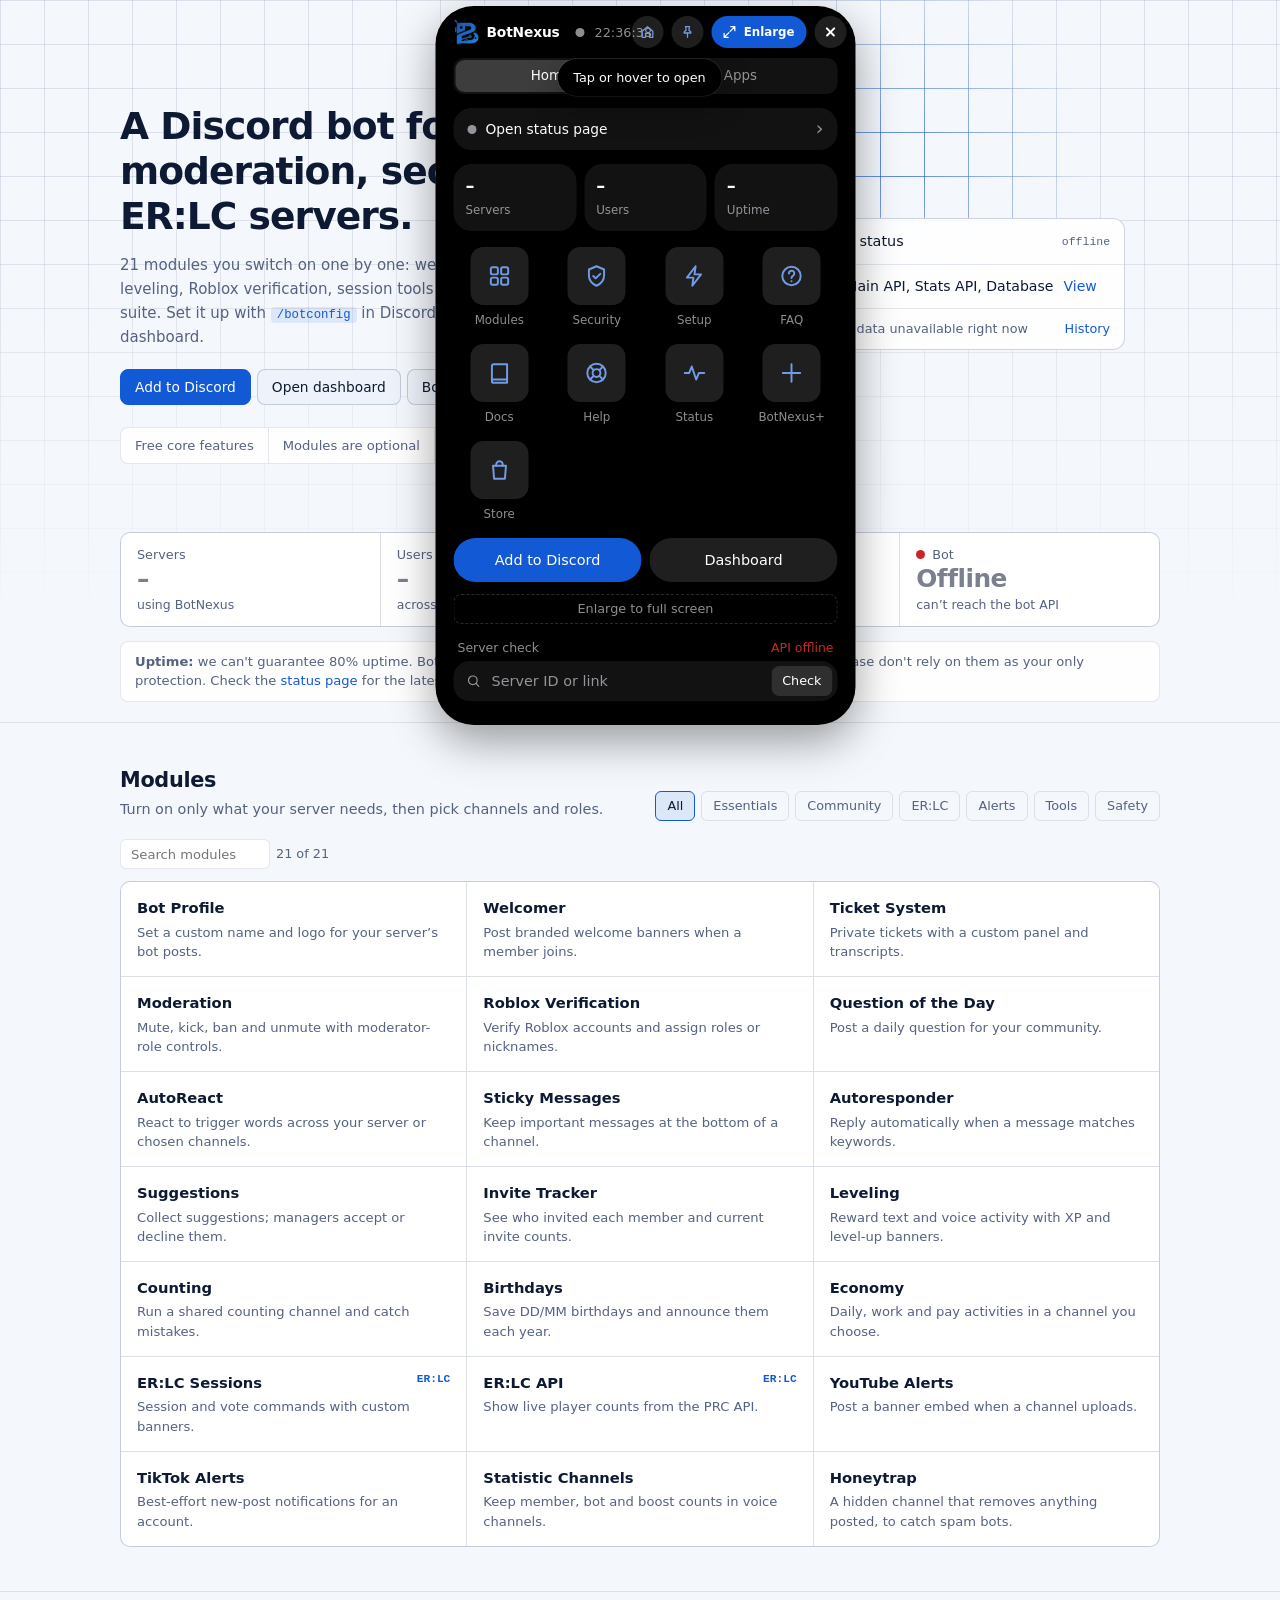
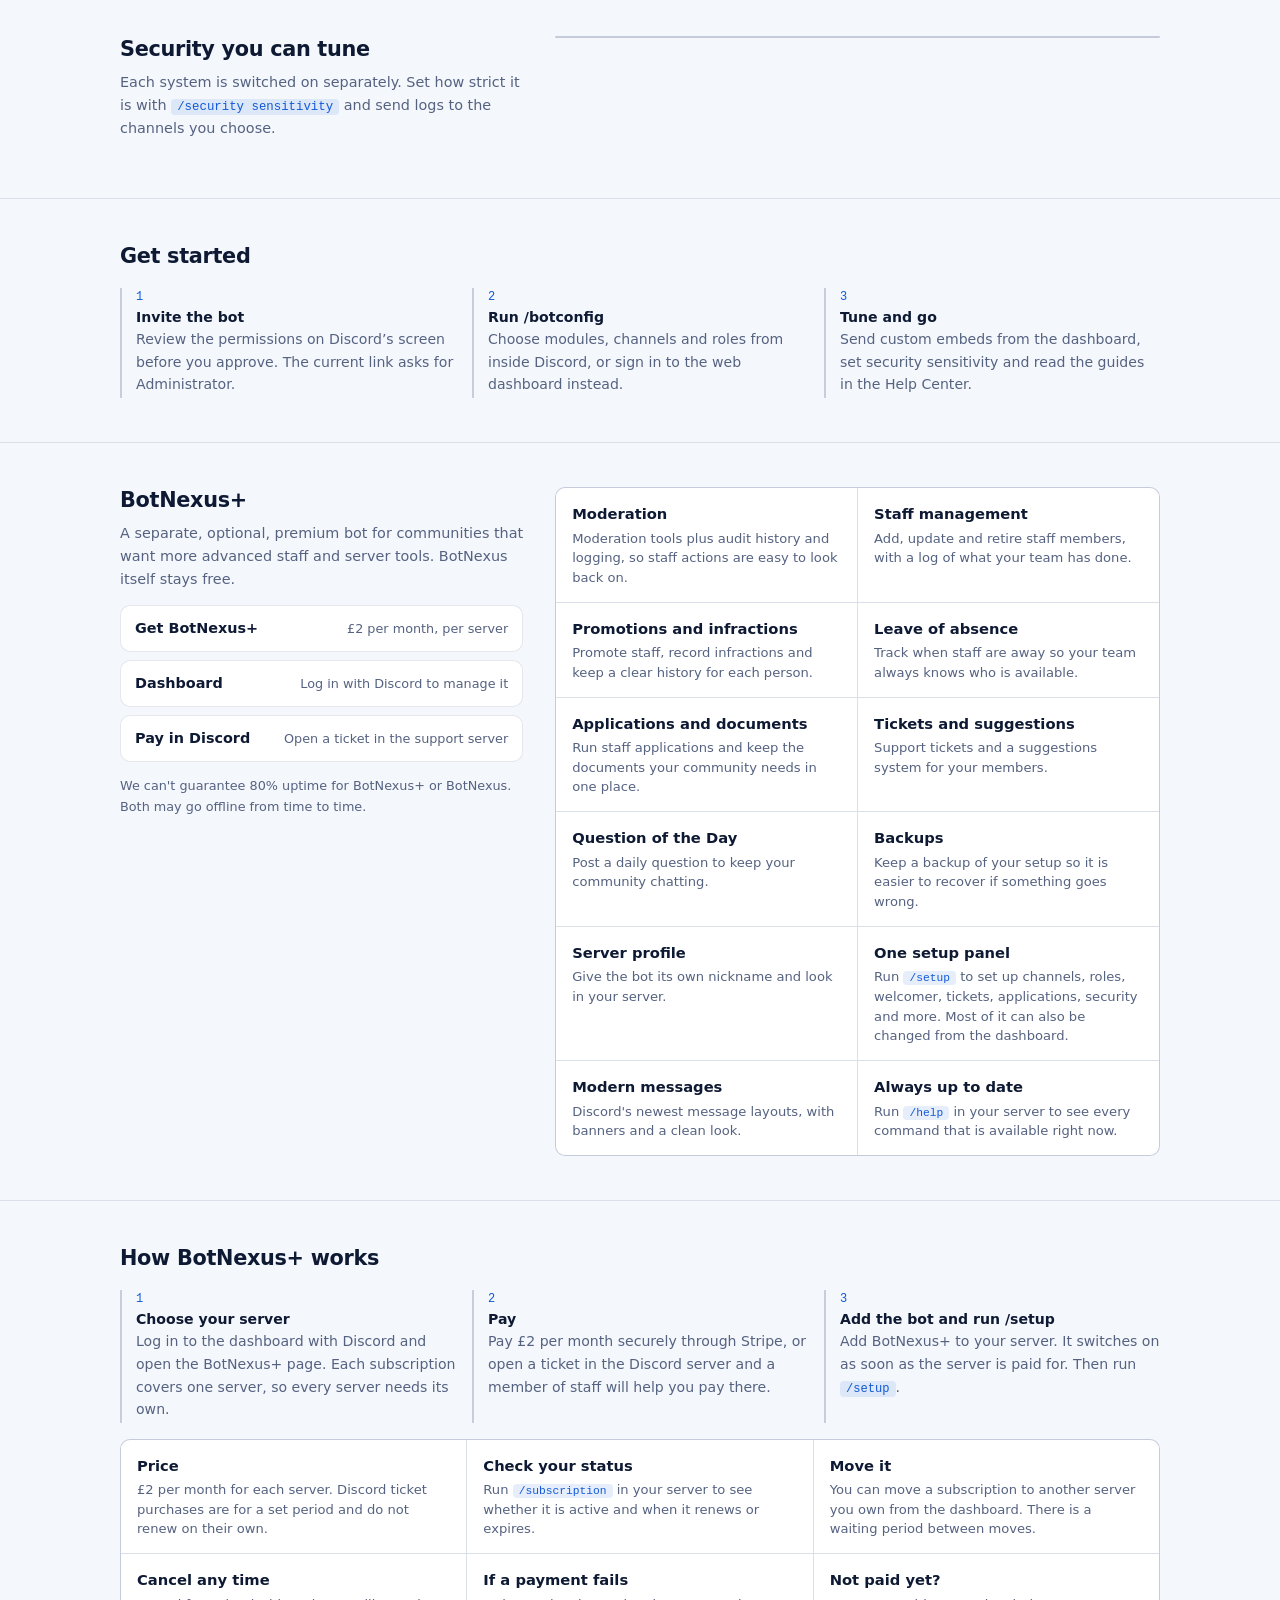
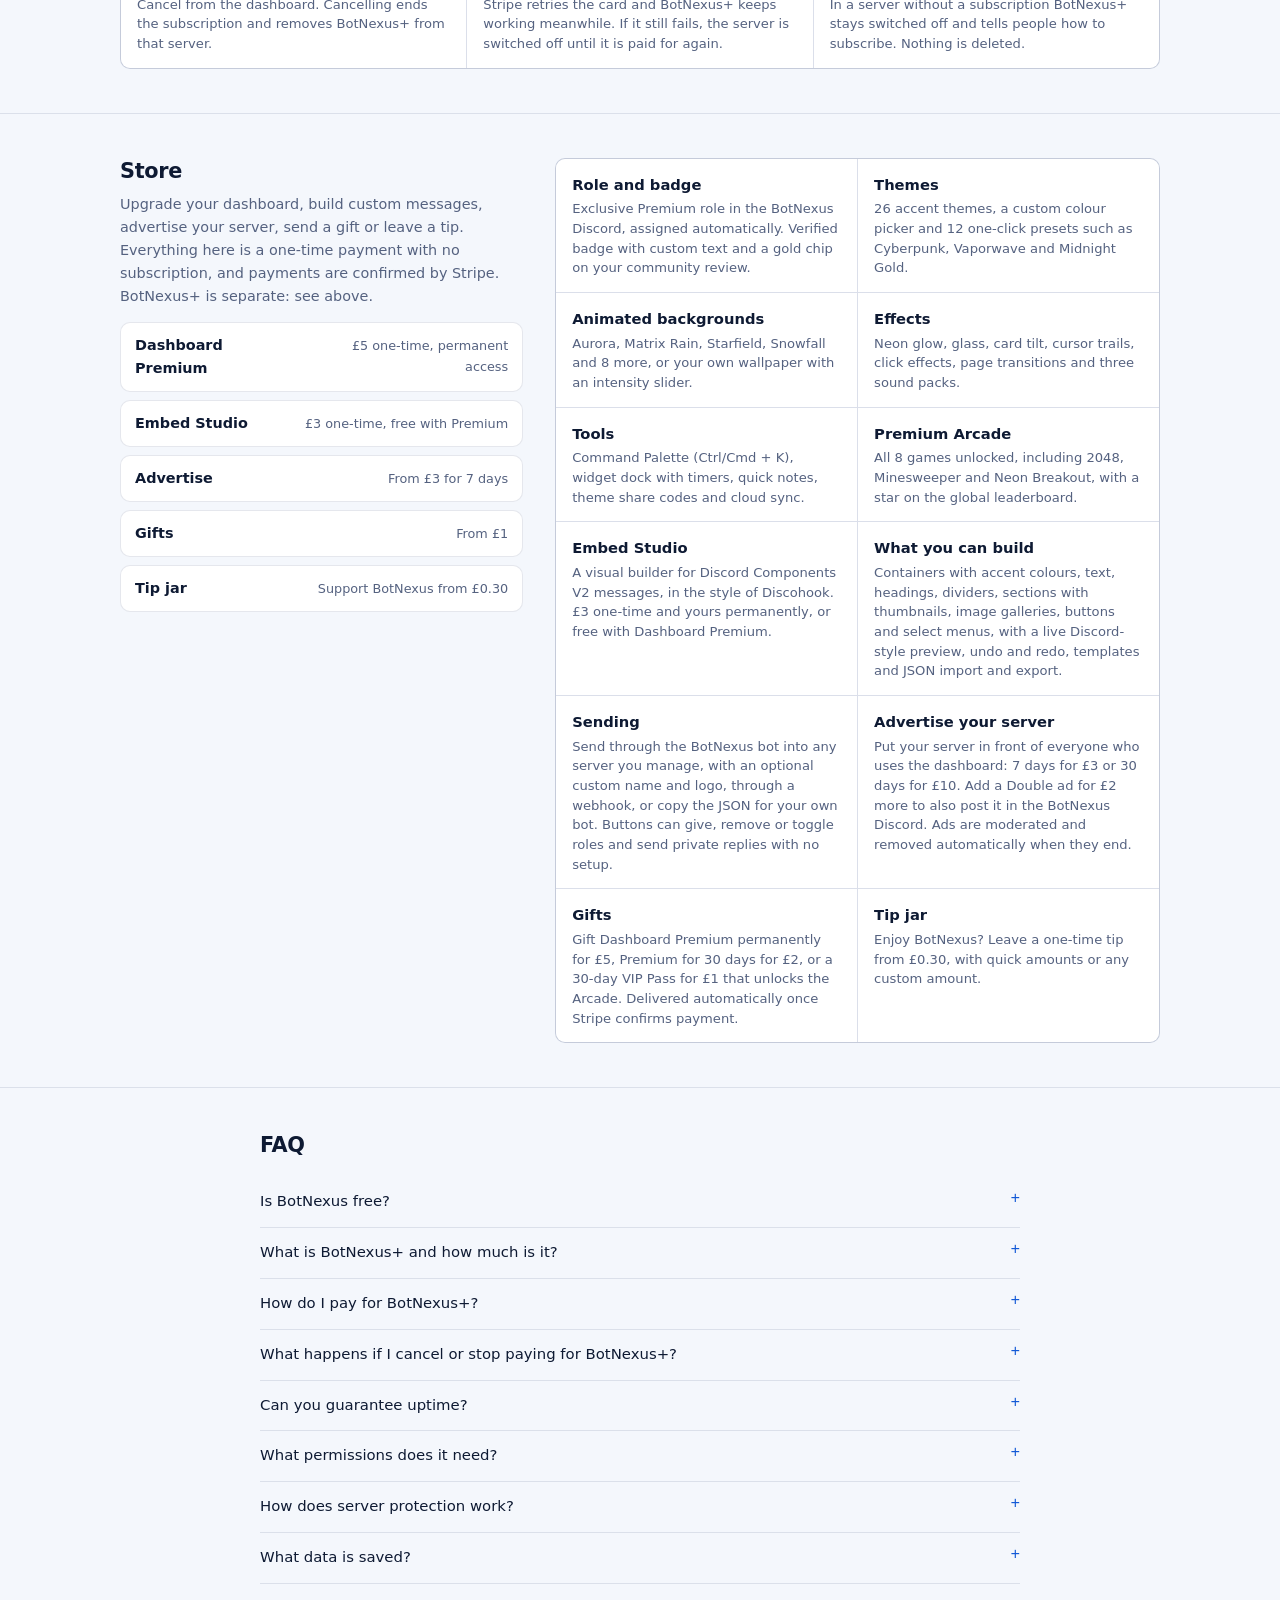
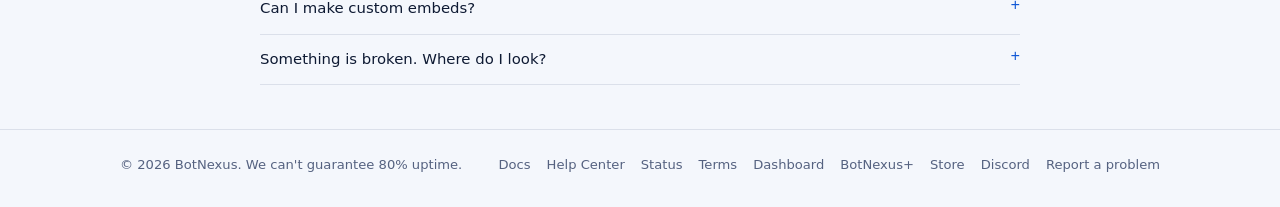
<file: index.html>
<!doctype html>
<html lang="en">
<head>
<meta charset="utf-8">
<meta name="viewport" content="width=device-width, initial-scale=1, viewport-fit=cover">
<title>BotNexus – Moderation, security and ER:LC tools for Discord</title>
<meta name="description" content="BotNexus is a free Discord bot with 21 modules: moderation, tickets, leveling, ER:LC sessions and a tunable security suite.">
<meta name="theme-color" content="#070b14">
<meta http-equiv="Content-Security-Policy" content="default-src 'self'; script-src 'self' 'unsafe-inline'; style-src 'self' 'unsafe-inline' https://fonts.googleapis.com; font-src https://fonts.gstatic.com; img-src 'self' data: https://cdn.discordapp.com; media-src 'self'; connect-src 'self' https: http://195.123.189.186:2728; object-src 'none'; base-uri 'none'; form-action 'none'; frame-src 'none'">
<link rel="icon" href="bn-mark.png">
<link rel="preconnect" href="https://fonts.googleapis.com"><link rel="preconnect" href="https://fonts.gstatic.com" crossorigin>
<link href="https://fonts.googleapis.com/css2?family=Onest:wght@400;500;600&family=JetBrains+Mono:wght@400;500&display=swap" rel="stylesheet">
<script>try{var t=localStorage.getItem("bn_theme");if(t?t==="light":matchMedia("(prefers-color-scheme:light)").matches)document.documentElement.classList.add("light")}catch(e){}</script>
<style>
:root{color-scheme:dark;--bg:#070b14;--sf:#0c1322;--sf2:#111b30;--ln:rgba(140,170,255,.12);--ln2:rgba(140,170,255,.22);--tx:#e8eefc;--mu:#8d9bb8;--ac:#3b82ff;--acs:color-mix(in srgb,var(--ac) 14%,transparent);--acf:#fff;--ok:#35d39a;--warn:#f2b441;--bad:#ff5d5d;--glass:rgba(10,16,30,.82);--e:cubic-bezier(.22,1,.36,1);--f:"Onest",system-ui,sans-serif;--m:"JetBrains Mono",ui-monospace,monospace}
:root.light{color-scheme:light;--bg:#f4f7fc;--sf:#fff;--sf2:#eef2fa;--ln:rgba(20,40,90,.11);--ln2:rgba(20,40,90,.2);--tx:#0e1a33;--mu:#556280;--ac:#1259d6;--acs:color-mix(in srgb,var(--ac) 10%,transparent);--ok:#0b8f64;--warn:#a86b00;--bad:#c62828;--glass:rgba(255,255,255,.88)}
*{box-sizing:border-box}html{scroll-behavior:smooth;scroll-padding-top:76px}
body{margin:0;position:relative;overflow-x:hidden;background:var(--bg);color:var(--tx);font:400 15px/1.6 var(--f);-webkit-font-smoothing:antialiased}
a{color:inherit;text-decoration:none}button,input{font:inherit;color:inherit}
:focus-visible{outline:2px solid var(--ac);outline-offset:2px}
code{font:500 .86em var(--m);background:var(--acs);color:var(--ac);padding:1px 6px;border-radius:4px}
.w{width:min(1040px,100% - 32px);margin-inline:auto}
/* grid backdrop */
.grid{position:absolute;inset:0 0 auto;height:620px;z-index:-1;pointer-events:none;overflow:hidden;--g:linear-gradient(var(--ln) 1px,transparent 1px),linear-gradient(90deg,var(--ln) 1px,transparent 1px);background:var(--g);background-size:44px 44px;-webkit-mask-image:linear-gradient(#000 35%,transparent);mask-image:linear-gradient(#000 35%,transparent)}
.grid::after{content:"";position:absolute;inset:0;background:linear-gradient(color-mix(in srgb,var(--ac) 70%,transparent) 1px,transparent 1px),linear-gradient(90deg,color-mix(in srgb,var(--ac) 70%,transparent) 1px,transparent 1px);background-size:44px 44px;-webkit-mask-image:radial-gradient(190px at var(--mx,70%) var(--my,160px),#000,transparent);mask-image:radial-gradient(190px at var(--mx,70%) var(--my,160px),#000,transparent)}
.grid i{position:absolute;width:44px;height:44px;background:var(--ac);opacity:0;animation:bl 7s ease-in-out infinite}
@keyframes bl{0%,100%{opacity:0}45%,55%{opacity:.16}}
/* island */
.sp{flex:1}
.dot{width:9px;height:9px;border-radius:50%;background:var(--mu);flex:none;box-shadow:0 0 0 0 currentColor}
.dot.ok{background:var(--ok);animation:pu 2.4s infinite;color:rgba(53,211,154,.5)}.dot.warn{background:var(--warn)}.dot.bad{background:var(--bad)}
@keyframes pu{70%{box-shadow:0 0 0 6px transparent}}
.row{display:flex;flex-wrap:wrap;gap:6px;align-items:center}
canvas{display:block;width:100%;aspect-ratio:2/1;border-radius:10px;border:1px solid var(--ln);background:var(--sf);touch-action:none;cursor:pointer}
/* buttons */
.b{display:inline-flex;align-items:center;gap:6px;height:36px;padding:0 14px;border-radius:8px;border:1px solid var(--ln2);background:var(--sf2);font-weight:500;font-size:.86rem;cursor:pointer;transition:border-color .2s,background .2s,transform .2s}
.b:hover{border-color:var(--ac)}.b:active{transform:scale(.97)}
.b.p{background:var(--ac);border-color:var(--ac);color:var(--acf)}.b.p:hover{filter:brightness(1.1)}
.b.s{height:30px;padding:0 10px;font-size:.8rem}
/* hero */
header.h{padding:104px 0 56px}
.hg{display:grid;grid-template-columns:1.1fr .9fr;gap:40px;align-items:center}
h1{font:600 clamp(1.7rem,3.4vw,2.35rem)/1.2 var(--f);letter-spacing:-.025em;margin:0 0 14px;max-width:20ch}
.lede{color:var(--mu);max-width:52ch;margin:0 0 20px}.lede code{font-size:.82em}
.note{margin:14px 0 0;padding:10px 14px;border:1px solid var(--ln);border-radius:8px;background:var(--glass);color:var(--mu);font-size:.82rem;line-height:1.5}.note a{color:var(--ac)}
.facts{display:flex;flex-wrap:wrap;margin:22px 0 0;padding:0;list-style:none;border:1px solid var(--ln);border-radius:8px;width:max-content;max-width:100%;background:var(--glass)}
.facts li{padding:7px 14px;font-size:.82rem;color:var(--mu)}.facts li+li{border-left:1px solid var(--ln)}
.card{border:1px solid var(--ln2);border-radius:12px;background:var(--glass);backdrop-filter:blur(8px);overflow:hidden}
.ch{display:flex;align-items:center;justify-content:space-between;gap:10px;padding:11px 14px;border-bottom:1px solid var(--ln);font-weight:500;font-size:.9rem}
.ch small{color:var(--mu);font:400 .72rem var(--m)}
.cr{display:flex;align-items:center;gap:10px;padding:10px 14px;border-bottom:1px solid var(--ln);font-size:.88rem}.cr span:last-child{margin-left:auto;color:var(--mu);font-size:.8rem}
.cf{padding:10px 14px;font-size:.8rem;color:var(--mu);display:flex;justify-content:space-between;gap:10px;flex-wrap:wrap}.cf a{color:var(--ac)}
.inc{padding:10px 14px;border-bottom:1px solid var(--ln);font-size:.84rem;background:rgba(242,180,65,.08)}.inc b{font-weight:600}
/* sections */
section{padding:44px 0;border-top:1px solid var(--ln)}
.sh{display:flex;justify-content:space-between;align-items:end;gap:16px;flex-wrap:wrap;margin-bottom:18px}
h2{font:600 1.3rem/1.3 var(--f);letter-spacing:-.015em;margin:0}.sh p{margin:4px 0 0;color:var(--mu);font-size:.9rem;max-width:56ch}
.tools{display:flex;gap:6px;flex-wrap:wrap;align-items:center}
.chip{height:30px;padding:0 11px;border-radius:6px;border:1px solid var(--ln);background:transparent;color:var(--mu);font-size:.8rem;cursor:pointer}.chip:hover{color:var(--tx)}.chip[aria-pressed=true]{background:var(--acs);border-color:var(--ac);color:var(--tx)}
.q{height:30px;width:150px;border-radius:6px;border:1px solid var(--ln);background:var(--sf);padding:0 10px;font-size:.82rem}
.cells{display:grid;grid-template-columns:repeat(3,1fr);gap:1px;background:var(--ln);border:1px solid var(--ln);border-radius:10px;overflow:hidden}
.cells>div{background:var(--sf);padding:14px 16px;transition:background .2s;position:relative}
.cells>div:hover{background:var(--sf2)}.cells>div:hover::before{content:"";position:absolute;left:0;top:0;bottom:0;width:2px;background:var(--ac)}
.cells h3{margin:0 0 3px;font-size:.92rem;font-weight:600}.cells p{margin:0;color:var(--mu);font-size:.82rem;line-height:1.5}
.cells em{font-style:normal;color:var(--ac);font-size:.7rem;font-family:var(--m);float:right}
.sec{display:grid;grid-template-columns:.8fr 1.2fr;gap:32px;align-items:start}.sec .cells{grid-template-columns:1fr 1fr}
.steps{display:grid;grid-template-columns:repeat(3,1fr);gap:16px;margin:0;padding:0;list-style:none;counter-reset:s}
.steps li{counter-increment:s;border-left:2px solid var(--ln2);padding:2px 0 2px 14px;font-size:.88rem;color:var(--mu)}
.steps li::before{content:counter(s);display:block;font:500 .75rem var(--m);color:var(--ac);margin-bottom:2px}.steps b{display:block;color:var(--tx);font-weight:600}
.faq{max-width:760px}details{border-bottom:1px solid var(--ln)}summary{cursor:pointer;padding:13px 0;font-weight:500;font-size:.93rem;list-style:none;display:flex;justify-content:space-between;gap:12px}
summary::-webkit-details-marker{display:none}summary::after{content:"+";color:var(--ac);font:500 1rem var(--m)}details[open] summary::after{content:"–"}
details p{margin:0 0 14px;color:var(--mu);font-size:.88rem;max-width:64ch}details a{color:var(--ac)}
footer{border-top:1px solid var(--ln);padding:24px 0 32px;font-size:.82rem;color:var(--mu)}
footer .w{display:flex;justify-content:space-between;gap:14px 24px;flex-wrap:wrap;align-items:center}footer nav{display:flex;gap:16px;flex-wrap:wrap}footer a:hover{color:var(--tx)}
@media(max-width:820px){.hg,.sec{grid-template-columns:1fr}.cells,.steps{grid-template-columns:1fr 1fr}header.h{padding-top:92px}}
@media(max-width:520px){.cells,.sec .cells,.steps{grid-template-columns:1fr}.q{width:100%}}
@media(prefers-reduced-motion:reduce){*,*::after{transition:none!important;animation:none!important}html{scroll-behavior:auto}}
button,a{-webkit-tap-highlight-color:transparent}
@media(max-width:520px){header.h{padding:84px 0 36px}h1{max-width:none}.hg{gap:28px}.hg .row .b{flex:1 1 auto;justify-content:center}.facts{width:100%}.facts li{flex:1 1 auto;text-align:center;padding:7px 10px;font-size:.78rem}
section{padding:32px 0}#chips{flex-wrap:nowrap;overflow-x:auto;width:calc(100% + 16px);margin-right:-16px;padding-right:16px;scrollbar-width:none}#chips::-webkit-scrollbar{display:none}.chip{flex:none;height:36px;padding:0 13px}
.q{height:40px;font-size:16px;flex:1}.cells>div{padding:13px 14px}.steps{gap:14px}summary{padding:15px 0}footer nav{gap:12px 18px}}
mark.hl{background:color-mix(in srgb,var(--ac) 35%,transparent);color:inherit;border-radius:3px;padding:0 1px}mark.hl.cur{background:var(--ac);color:var(--acf)}
#acc{width:28px;height:28px;padding:0;border:1px solid var(--ln2);border-radius:50%;background:none;cursor:pointer;-webkit-appearance:none;appearance:none}#acc::-webkit-color-swatch-wrapper{padding:0}#acc::-webkit-color-swatch{border:0;border-radius:50%}#acc::-moz-color-swatch{border:0;border-radius:50%}
.opts{display:grid;gap:8px}.opts a{display:flex;justify-content:space-between;gap:12px;align-items:baseline;padding:11px 14px;border:1px solid var(--ln);border-radius:10px;background:var(--sf);transition:border-color .2s}.opts a:hover{border-color:var(--ac)}.opts b{font-weight:600;font-size:.9rem}.opts span{color:var(--mu);font-size:.8rem;text-align:right}
/* live bot stats */
.stats{display:grid;grid-template-columns:repeat(4,1fr);gap:1px;background:var(--ln);border:1px solid var(--ln);border-radius:10px;overflow:hidden;margin-top:36px}
.stats>div{background:var(--sf);padding:14px 16px;min-width:0}
.stats .k{display:flex;align-items:center;gap:7px;color:var(--mu);font:500 .72rem var(--m);text-transform:uppercase;letter-spacing:.06em}
.stats b{display:block;font:600 1.55rem/1.35 var(--f);font-variant-numeric:tabular-nums;letter-spacing:-.02em;white-space:nowrap;overflow:hidden;text-overflow:ellipsis}
.stats small{display:block;color:var(--mu);font:400 .72rem var(--m);margin-top:1px}
.stats.stale b{opacity:.55}
@media(max-width:820px){.stats{grid-template-columns:1fr 1fr}}
@media(max-width:520px){.stats{margin-top:28px}.stats b{font-size:1.3rem}}
/* ===== dynamic island (iPhone style) ===== */
.isl{--sp:cubic-bezier(.32,1.28,.46,1);--tx:#fff;--mu:rgba(235,235,245,.6);--sf:#1c1c1e;--sf2:#2c2c2e;--ln:rgba(255,255,255,.09);--ln2:rgba(255,255,255,.16);color:#fff;position:fixed;top:max(11px,env(safe-area-inset-top));left:50%;translate:-50% 0;z-index:50;width:min(100vw - 24px,252px);background:#000;border-radius:22px;box-shadow:0 0 0 .5px rgba(255,255,255,.12),0 16px 44px rgba(0,0,0,.38);overflow:hidden;transition:width .65s var(--sp),border-radius .5s var(--e),top .5s var(--e),box-shadow .5s}
.isl.open{width:min(100vw - 24px,392px);border-radius:38px}.isl.game{width:min(100vw - 24px,440px)}
.top{display:flex;align-items:center;gap:8px;height:37px;padding:0 5px 0 12px;transition:height .5s var(--e),padding .5s var(--e)}
.open .top{height:52px;padding:0 9px 0 18px}
.brand{display:flex;align-items:center;gap:7px;font-weight:600;font-size:.86rem;letter-spacing:-.01em}
.brand img{width:20px;height:20px;display:block;transition:width .5s var(--e),height .5s var(--e)}.open .brand img{width:26px;height:26px}
.clk{font:500 .74rem var(--m);font-variant-numeric:tabular-nums;border:0;background:none;color:var(--mu);cursor:pointer;padding:4px 2px;min-width:0}.clk:hover{color:#fff}
.mb{width:27px;height:27px;border-radius:50%;border:0;background:rgba(255,255,255,.12);color:#fff;cursor:pointer;display:grid;place-items:center;flex:none;transition:width .4s var(--e),height .4s var(--e),background .2s}.mb:hover{background:rgba(255,255,255,.2)}.open .mb{width:32px;height:32px}
.mb span{grid-area:1/1;width:12px;height:1.6px;border-radius:1px;background:currentColor;transition:transform .45s var(--e)}
.mb span:first-child{translate:0 -2.5px}.mb span:last-child{translate:0 2.5px}
.open .mb span:first-child{translate:0;transform:rotate(45deg)}.open .mb span:last-child{translate:0;transform:rotate(-45deg)}
.panel{display:grid;grid-template-rows:0fr;transition:grid-template-rows .6s var(--e)}.open .panel{grid-template-rows:1fr}
.panel>div{min-height:0;overflow:hidden}
.in{padding:0 16px 16px;min-height:0;max-height:calc(100dvh - 96px);overflow-y:auto;overscroll-behavior:contain;scrollbar-width:none;visibility:hidden;opacity:0;transform:scale(.92);transform-origin:50% 0;filter:blur(10px);transition:opacity .25s,transform .5s var(--sp),filter .35s,visibility 0s .55s,min-height .6s var(--e),max-height .6s var(--e),padding .5s var(--e)}
.in::-webkit-scrollbar{display:none}
.open .in{visibility:visible;opacity:1;transform:none;filter:none;transition:opacity .3s .07s,transform .55s var(--sp) .07s,filter .4s .07s,visibility 0s,min-height .6s var(--e),max-height .6s var(--e),padding .5s var(--e)}
.seg{display:flex;background:var(--sf);border-radius:11px;padding:2px;margin:0 0 14px}
.seg button{flex:1;height:30px;border:0;border-radius:9px;background:none;color:var(--mu);font-size:.8rem;font-weight:500;cursor:pointer;transition:background .25s,color .25s}
.seg button.on{background:#48484a;color:#fff}
.stl{display:flex;align-items:center;gap:9px;font-size:.8rem;color:#fff;padding:10px 14px;margin-bottom:14px;border-radius:14px;background:var(--sf)}
.stl::after{content:"›";margin-left:auto;color:var(--mu);font-size:1.2rem;line-height:1}
.links{display:grid;grid-template-columns:repeat(4,1fr);gap:14px 6px;padding:2px 0 14px}
.links a{display:grid;justify-items:center;gap:6px;font-size:.7rem;color:var(--mu);transition:color .2s}
.links a:hover{color:#fff}
.links i{width:54px;height:54px;border-radius:15px;display:grid;place-items:center;color:var(--g,#fff);background:linear-gradient(160deg,color-mix(in srgb,var(--c) 80%,#fff),var(--c));box-shadow:inset 0 0 0 .5px rgba(255,255,255,.18);transition:transform .3s var(--sp)}
.links a:hover i{transform:scale(1.07)}.links a:active i{transform:scale(.94)}
.links svg,.fld svg{width:26px;height:26px;fill:none;stroke:currentColor;stroke-width:1.8;stroke-linecap:round;stroke-linejoin:round}
.acts{display:grid;grid-template-columns:1fr 1fr;gap:8px;margin-bottom:14px}
.acts .b{height:44px;border-radius:22px;justify-content:center;font-size:.9rem}
.lb{display:block;font:500 .66rem var(--m);text-transform:uppercase;letter-spacing:.09em;color:var(--mu);margin:0 4px 6px}
.fld{display:flex;align-items:center;gap:8px;min-height:40px;padding:0 5px 0 12px;border-radius:13px;background:var(--sf);margin-bottom:8px;transition:box-shadow .2s}
.fld:focus-within{box-shadow:0 0 0 2px var(--ac)}.fld>svg{width:16px;height:16px;color:var(--mu);flex:none}
.fld input{flex:1;min-width:0;height:38px;border:0;background:none;outline:0;font-size:.9rem;color:#fff;-webkit-appearance:none;appearance:none}
.fld input::placeholder{color:var(--mu)}.fld input::-webkit-search-cancel-button{display:none}
#sc{font:.68rem var(--m);color:var(--mu);white-space:nowrap}
.b.s.ic{width:30px;padding:0;justify-content:center;flex:none;border-radius:50%;border:0;background:var(--sf2)}
.gck{margin-top:2px}
#gres{background:var(--sf);border-radius:14px;overflow:hidden}#gres:empty{display:none}
.gi{display:flex;align-items:center;gap:11px;padding:10px 12px;min-width:0}
.gi img,.gi .ph{width:34px;height:34px;border-radius:50%;flex:none;object-fit:cover;background:var(--acs);display:grid;place-items:center;font-weight:600;font-size:.9rem;color:var(--ac)}
.gi>div{flex:1;min-width:0}.gi b{display:block;font-weight:600;font-size:.88rem;white-space:nowrap;overflow:hidden;text-overflow:ellipsis}
.gi small{display:block;color:var(--mu);font:400 .68rem var(--m);white-space:nowrap;overflow:hidden;text-overflow:ellipsis}
.gn{font-size:.82rem;color:var(--mu);padding:12px 14px}.gn a{color:var(--ac);font-weight:500}
.grp{background:var(--sf);border-radius:14px;padding:2px 14px;margin-bottom:10px}
.rw{display:flex;align-items:center;justify-content:space-between;flex-wrap:wrap;gap:8px 10px;padding:11px 0;font-size:.86rem}.rw+.rw{border-top:1px solid var(--ln)}
.rw .lb{margin:0}#sw{display:flex;gap:8px;flex-wrap:wrap;align-items:center}
.sw{width:24px;height:24px;border-radius:50%;border:2px solid transparent;box-shadow:inset 0 0 0 1px rgba(255,255,255,.25);cursor:pointer;padding:0}.sw.on{border-color:#fff}
.games{display:flex;gap:6px;flex-wrap:wrap;width:100%}.games .b{flex:1 1 28%;justify-content:center;border-radius:999px}
.gm{display:none}.game .gm{display:block}.game .menu{display:none}
.gh{display:flex;align-items:center;gap:10px;margin:2px 0 10px;font-size:.84rem}.gh b{font-weight:600}.gh span{color:var(--mu);font-family:var(--m);font-size:.72rem}
.isl canvas{border:0;border-radius:18px}
.isl .b{background:var(--sf2);border-color:transparent;color:#fff}.isl .b.p{background:var(--ac);color:var(--acf)}.isl .b:hover{filter:brightness(1.15)}
@media(hover:none),(max-width:520px){.b.s,.b{height:40px;padding:0 13px}.b.s.ic{width:34px;height:34px;padding:0}.seg button{height:34px}.fld input{font-size:16px}.sw{width:30px;height:30px}#acc{width:34px;height:34px}.acts .b{height:46px}}
@media(max-width:380px){.links i{width:48px;height:48px}}
/* ===== pin / full screen / live tiles ===== */
.tb{display:none;width:32px;height:32px;border-radius:50%;border:0;background:rgba(255,255,255,.12);color:#fff;place-items:center;cursor:pointer;flex:none;transition:background .2s,transform .25s var(--sp)}
.tb svg{width:16px;height:16px;fill:none;stroke:currentColor;stroke-width:1.9;stroke-linecap:round;stroke-linejoin:round}
.tb:hover{background:rgba(255,255,255,.22)}.tb:active{transform:scale(.9)}.open .tb{display:grid}
.tb.on{background:var(--ac);color:var(--acf)}.tb.on svg{transform:rotate(-45deg)}
.fs .co{display:none}.full .fs .ex{display:none}.full .fs .co{display:block}
.ls{display:grid;grid-template-columns:repeat(3,1fr);gap:8px;margin-bottom:14px}
.ls>div{background:var(--sf);border-radius:14px;padding:10px 12px;min-width:0}
.ls b{display:block;font:600 1.12rem/1.3 var(--f);font-variant-numeric:tabular-nums;letter-spacing:-.02em;white-space:nowrap;overflow:hidden;text-overflow:ellipsis}
.ls span{font:500 .6rem var(--m);text-transform:uppercase;letter-spacing:.09em;color:var(--mu)}
.lb em{font-style:normal;float:right;color:var(--ok);letter-spacing:.04em}.lb em.off{color:var(--bad)}
.isl.full,.isl.full.game{top:0;width:100%;border-radius:0;box-shadow:none}
.full .top{height:calc(58px + env(safe-area-inset-top,0px));padding:env(safe-area-inset-top,0px) clamp(14px,3vw,32px) 0}
.full .in{--fh:calc(58px + env(safe-area-inset-top,0px));min-height:calc(100dvh - var(--fh));max-height:calc(100dvh - var(--fh));padding:10px clamp(14px,4vw,48px) calc(36px + env(safe-area-inset-bottom,0px))}
.full .menu{max-width:660px;margin:0 auto}
.full .links{gap:22px 8px}.full .links i{width:64px;height:64px;border-radius:18px}.full .links svg{width:30px;height:30px}.full .links a{font-size:.8rem}
.full .ls b{font-size:clamp(.8rem,4.4vw,1.35rem)}.full .fld{min-height:48px}.full .fld input{font-size:1rem}.full .acts .b{height:50px;font-size:1rem}
.full .gm{max-width:780px;margin:0 auto}
@media(min-width:860px){.full .menu{max-width:1100px;display:grid;grid-template-columns:repeat(auto-fit,minmax(300px,1fr));gap:36px;align-items:start}.full .seg{display:none}.full .pane[hidden]{display:block}}
.isl.game .menu{display:none!important}
@media(max-width:430px){.isl.open:not(.full) .brand span{display:none}}
/* ===== island themes + drag mode ===== */
.isl{translate:calc(-50% + var(--dx,0px)) var(--dy,0px);transition-property:width,border-radius,top,box-shadow,translate}
.isl.full{translate:-50% 0}
.isl[data-it=glass]{background:rgba(18,22,38,.5);-webkit-backdrop-filter:blur(24px) saturate(170%);backdrop-filter:blur(24px) saturate(170%);box-shadow:0 0 0 .5px rgba(255,255,255,.28),0 16px 44px rgba(0,0,0,.3)}
.isl[data-it=aurora]{background:linear-gradient(135deg,#071018,#1d1458 48%,#0b4a55)}
.isl[data-it=neon]{box-shadow:0 0 0 1.5px var(--ac),0 0 30px color-mix(in srgb,var(--ac) 55%,transparent)}
.isl[data-it=sunset]{background:linear-gradient(135deg,#1c0a12,#5a1a35 55%,#8a3a14)}
.isl[data-it=ocean]{background:linear-gradient(160deg,#03121f,#06385c 60%,#0a5f78)}
.isl[data-it]:not([data-it=classic]){--sf:rgba(255,255,255,.08);--sf2:rgba(255,255,255,.14)}
.its{display:flex;gap:9px;flex-wrap:wrap}
.it{width:34px;height:34px;border-radius:50%;border:2px solid transparent;cursor:pointer;padding:0;background:var(--b);box-shadow:inset 0 0 0 1px rgba(255,255,255,.28);transition:transform .25s var(--sp)}.it:hover{transform:scale(1.1)}.it.on{border-color:#fff}
.isl.drag{outline:1.5px dashed color-mix(in srgb,var(--ac) 85%,transparent);outline-offset:4px}
.drag .top{cursor:grab;touch-action:none;user-select:none;-webkit-user-select:none}.drag .top a{pointer-events:none}
.isl.dragging,.isl.dragging .top{cursor:grabbing;transition:none!important}
.mv.on svg{transform:none}
/* ===== v5: minimal UI, snap guide, tools ===== */
.isl{--sf:rgba(255,255,255,.07);--sf2:rgba(255,255,255,.12)}
.isl[data-it]:not([data-it=classic]){--sf:rgba(255,255,255,.08);--sf2:rgba(255,255,255,.14)}
.links i{box-shadow:none;border-radius:16px}.seg button.on{background:rgba(255,255,255,.18)}
.sg{position:fixed;z-index:49;top:max(11px,env(safe-area-inset-top));left:50%;translate:-50% 0;width:252px;max-width:calc(100vw - 24px);height:37px;border-radius:22px;border:1.5px dashed rgba(128,140,170,.7);opacity:0;pointer-events:none;transition:opacity .2s,background .2s,border-color .2s}
.isl.dragging+.sg{opacity:1}.sg.hot{border-color:var(--ac);background:color-mix(in srgb,var(--ac) 22%,transparent)}
.tb.rs{display:none!important}.drag .tb.rs{display:grid!important}
@media(max-width:430px){.drag:not(.full) .clk{display:none}}
.tmc{display:none;font:600 .74rem var(--m);color:var(--ac);font-variant-numeric:tabular-nums}.tm .tmc{display:inline}.isl.tm:not(.open) .brand span{display:none}
#tm{font:600 1.6rem var(--m);font-variant-numeric:tabular-nums}
.qg{padding:2px 0 12px}.qg .b{width:100%;height:56px;justify-content:center;font-size:1rem}.qg small{display:block;text-align:center;color:var(--mu);margin-top:6px;font-size:.78rem}
/* ===== v6: affordance, toast, dim, notes ===== */
.isl:not(.open){cursor:pointer}
.isl.nudge:not(.open){animation:bp 2.4s ease-in-out infinite}
@keyframes bp{0%,100%{box-shadow:0 0 0 0 color-mix(in srgb,var(--ac) 65%,transparent),0 16px 44px rgba(0,0,0,.38)}50%{box-shadow:0 0 0 8px transparent,0 16px 44px rgba(0,0,0,.38)}}
.hint{position:fixed;z-index:51;left:50%;translate:-50% 0;bottom:calc(22px + env(safe-area-inset-bottom,0px));max-width:calc(100vw - 24px);padding:9px 16px;border-radius:999px;background:#000;color:#fff;font:500 .8rem var(--f);box-shadow:0 0 0 .5px rgba(255,255,255,.14),0 10px 30px rgba(0,0,0,.35);opacity:0;transform:translateY(8px);transition:opacity .35s,transform .45s var(--sp);pointer-events:none;white-space:nowrap;overflow:hidden;text-overflow:ellipsis}
.hint.top{bottom:auto;top:calc(max(11px,env(safe-area-inset-top,0px)) + 48px)}
.hint.on{opacity:1;transform:none}
.dm{position:fixed;inset:0;z-index:40;background:rgba(0,0,0,.42);-webkit-backdrop-filter:blur(4px);backdrop-filter:blur(4px);opacity:0;pointer-events:none;transition:opacity .4s}.isl.open:not(.full)~.dm.on{opacity:1}
.moved .tb.rs{display:grid!important}
#nt{display:block;width:100%;background:none;border:0;outline:0;resize:vertical;color:#fff;font:inherit;font-size:.9rem;padding:4px 0 12px}#nt::placeholder{color:var(--mu)}
.gi{cursor:pointer}
/* ===== v7: responsive fixes + extras ===== */
.brand,.brand img{flex:none}.top{min-width:0}.clk{white-space:nowrap}
.ls b{font-size:clamp(.82rem,4.4vw,1.12rem)}
.acts .b{white-space:nowrap;padding:0 8px}
.its{flex:1 1 100%;justify-content:space-between}#sw{flex:1 1 100%}.it{width:32px;height:32px}
@media(max-width:400px){.top{gap:6px}.tb,.mb,.open .mb{width:30px;height:30px}.open .top{padding:0 6px 0 12px}.links i{width:48px;height:48px}.acts .b{font-size:.84rem}.rw{font-size:.84rem}.seg button{font-size:.76rem}}
@media(max-width:340px){.clk{font-size:.66rem}.links{gap:12px 2px}.in{padding-left:12px;padding-right:12px}}
@media(max-height:520px){.in{max-height:calc(100dvh - 64px)}}
.isl.rm,.isl.rm *{transition:none!important;animation:none!important}
.tdl{list-style:none;margin:0;padding:0 0 8px}.tdl li{display:flex;align-items:center;gap:10px;padding:8px 2px;font-size:.88rem;min-width:0}.tdl li span{min-width:0;overflow-wrap:anywhere}
.tdl li.d span{text-decoration:line-through;opacity:.5}.tdl input{accent-color:var(--ac);width:18px;height:18px;flex:none}
.tdl button{margin-left:auto;background:none;border:0;color:var(--mu);cursor:pointer;font-size:1.2rem;line-height:1;padding:0 4px}
/* ===== v8: enlarge affordance, labs ===== */
.fs .fl{display:none}
.fs.nudge{width:auto;padding:0 12px 0 10px;gap:6px;grid-auto-flow:column;border-radius:999px;background:var(--ac);color:var(--acf);animation:fp 2s ease-in-out infinite}.fs.nudge .fl{display:inline;font:600 .74rem var(--f)}
@keyframes fp{0%,100%{transform:scale(1)}50%{transform:scale(1.07)}}
@media(max-width:400px){.fs.nudge{width:30px;padding:0}.fs.nudge .fl{display:none}}
.fsrow{width:100%;height:36px;justify-content:center;margin:-4px 0 14px;background:none!important;color:var(--mu)!important;border:1px dashed var(--ln2)!important}.full .fsrow{display:none}
.isl::after{content:"";position:absolute;left:0;bottom:0;height:2px;width:calc(var(--pg,0)*100%);background:var(--ac);opacity:.9;transition:width .15s;pointer-events:none}
.bz[hidden],.rw[hidden]{display:none}.bz{display:grid;place-items:center;height:120px;position:relative}
.bz i{width:44px;height:44px;border-radius:50%;background:var(--ac);opacity:.85;transition:transform 4s ease-in-out}
.bz[data-p="0"] i,.bz[data-p="1"] i{transform:scale(2.2)}.bz[data-p="2"] i,.bz[data-p="3"] i{transform:scale(1)}
.bz span{position:absolute;bottom:0;font-size:.8rem;color:var(--mu)}
#pwc{font:500 .8rem var(--m);word-break:break-all;user-select:all}#spk{flex:none}
/* ===== v9: iOS-style launcher, cleaner layout ===== */
.tb.mv{display:none!important}.drag .tb.mv{display:grid!important}
.isl.open:not(.full){width:min(100vw - 24px,420px)}
.launch{display:grid;grid-template-columns:repeat(4,1fr);gap:16px 6px;padding:4px 0 8px}
.lt{display:grid;justify-items:center;gap:6px;background:none;border:0;color:var(--mu);font:500 .7rem var(--f);cursor:pointer;padding:0;min-width:0}
.lt i{width:56px;height:56px;border-radius:22%;display:grid;place-items:center;font-style:normal;font-size:1.6rem;background:linear-gradient(160deg,color-mix(in srgb,var(--c) 82%,#fff),var(--c));transition:transform .3s var(--sp)}
.lt:hover i{transform:scale(1.07)}.lt:active i{transform:scale(.93)}.lt:hover{color:#fff}
.lt span{max-width:100%;overflow:hidden;text-overflow:ellipsis;white-space:nowrap}
[data-v=detail] .launch,[data-v=detail] #sqw{display:none}[data-v=list] .detail{display:none}
.dh{display:flex;align-items:center;gap:10px;margin:0 0 12px}.dh b{font-size:1rem;font-weight:600}
.links i{border-radius:22%}.grp{border-radius:20px}.ls>div,.stl,#gres{border-radius:18px}.fld{border-radius:16px}
.full .launch{grid-template-columns:repeat(auto-fill,minmax(92px,1fr))}.full .lt i{width:64px;height:64px;font-size:1.8rem}
@media(max-width:400px){.lt i{width:50px;height:50px;font-size:1.4rem}.launch{gap:14px 2px}}
/* ===== v10: flat icons, quieter type, sizing ===== */
.links i,.lt i{background:var(--c);box-shadow:none;width:58px;height:58px;border-radius:22%;color:#fff}
.lt svg{width:26px;height:26px;fill:none;stroke:#fff;stroke-width:1.8;stroke-linecap:round;stroke-linejoin:round}
.links a,.lt{font-size:.74rem;color:var(--mu)}.links a:hover i,.lt:hover i{transform:scale(1.04)}
.lb,.ls span{font:500 .78rem var(--f);text-transform:none;letter-spacing:0;color:var(--mu)}.lb em{letter-spacing:0}
.ls span{font-size:.74rem}.ls b{letter-spacing:-.01em}
.stats .k{font:500 .8rem var(--f);text-transform:none;letter-spacing:0}.stats small{font:400 .78rem var(--f)}
.clk,.tmc{font:500 .8rem var(--f);font-variant-numeric:tabular-nums}#tm{font:600 1.6rem var(--f);font-variant-numeric:tabular-nums}
.gi small{font:400 .72rem var(--f)}
.rw{font-size:.9rem}.stl{font-size:.86rem}.seg button{font-size:.84rem;height:32px}
.in{padding-left:18px;padding-right:18px}
@media(hover:none){.open .tb,.open .mb{width:36px;height:36px}}
@media(max-width:400px){.open .tb,.open .mb{width:34px;height:34px}.links i,.lt i{width:52px;height:52px}.in{padding-left:14px;padding-right:14px}}
.full .links i,.full .lt i{width:64px;height:64px}
/* ===== v11: one-colour icons (theme accent on neutral squares) ===== */
.links i,.lt i{background:var(--sf2);color:color-mix(in srgb,var(--ac) 60%,#fff)}
.lt svg,.links svg{stroke:currentColor}
.links a:hover i,.lt:hover i{background:rgba(255,255,255,.18)}
.tb:not(.on):not(.nudge){color:color-mix(in srgb,var(--ac) 60%,#fff)}
</style>
</head>
<body>
<div class="grid" id="grid" aria-hidden="true"></div>
<video id="lv" muted loop playsinline preload="none" aria-hidden="true" style="position:fixed;width:2px;height:2px;opacity:0;pointer-events:none"></video>

<div class="isl" id="isl">
  <div class="top">
    <a class="brand" href="#top" aria-label="BotNexus home"><img src="bn-mark.png" alt=""><span>BotNexus</span></a>
    <span class="sp"></span>
    <span class="tmc" id="tmc"></span><span class="dot" id="sdot" title="Checking status…"></span>
    <button class="clk" id="clk" title="Click to switch 12/24-hour" aria-label="Local time">--:--:--</button>
    <button class="tb rs" id="rs" aria-label="Reset position" title="Reset position"><svg viewBox="0 0 24 24" aria-hidden="true"><path d="M4 11l8-7 8 7v9h-5v-6H9v6H4z"/></svg></button>
    <button class="tb mv" id="mv" aria-pressed="false" aria-label="Move island" title="Drag mode"><svg viewBox="0 0 24 24" aria-hidden="true"><path d="M12 3v18M3 12h18M12 3l-3 3M12 3l3 3M12 21l-3-3M12 21l3-3M3 12l3-3M3 12l3 3M21 12l-3-3M21 12l-3 3"/></svg></button>
    <button class="tb" id="pin" aria-pressed="false" aria-label="Keep open" title="Keep open"><svg viewBox="0 0 24 24" aria-hidden="true"><path d="M9 4h6l-1 5 3 3v1.5H7V12l3-3z"/><path d="M12 13.5V20"/></svg></button>
    <button class="tb fs" id="fs" aria-pressed="false" aria-label="Full screen" title="Full screen"><svg class="ex" viewBox="0 0 24 24" aria-hidden="true"><path d="M14 4h6v6M10 20H4v-6M20 4l-7 7M4 20l7-7"/></svg><svg class="co" viewBox="0 0 24 24" aria-hidden="true"><path d="M20 10h-6V4M4 14h6v6M14 10l7-7M10 14l-7 7"/></svg><span class="fl">Enlarge</span></button>
    <button class="mb" id="mb" aria-expanded="false" aria-controls="pn" aria-label="Menu"><span></span><span></span></button>
  </div>
  <div class="panel" id="pn"><div><div class="in">
    <div class="menu">
      <div class="seg" role="tablist"><button class="on" data-t="home" role="tab">Home</button><button data-t="apps" role="tab">Apps</button></div>
      <div class="pane" data-p="home">
        <a class="stl" href="https://botnexus.instatus.com/"><span class="dot" id="sdot2"></span><span id="stxt">Checking status…</span></a>
        <div class="ls"><div><b id="i_g">–</b><span>Servers</span></div><div><b id="i_u">–</b><span>Users</span></div><div><b id="i_t">–</b><span>Uptime</span></div></div>
        <div class="links">
          <a href="#modules" style="--c:#0a84ff"><i><svg viewBox="0 0 24 24" aria-hidden="true"><rect x="4" y="4" width="6.5" height="6.5" rx="1.6"/><rect x="13.5" y="4" width="6.5" height="6.5" rx="1.6"/><rect x="4" y="13.5" width="6.5" height="6.5" rx="1.6"/><rect x="13.5" y="13.5" width="6.5" height="6.5" rx="1.6"/></svg></i>Modules</a>
          <a href="#security" style="--c:#30d158"><i><svg viewBox="0 0 24 24" aria-hidden="true"><path d="M12 3l7 3v5.5c0 4.2-2.9 7.6-7 9.5-4.1-1.9-7-5.3-7-9.5V6z"/><path d="M9 12l2.2 2.2L15.5 10"/></svg></i>Security</a>
          <a href="#start" style="--c:#ff9f0a"><i><svg viewBox="0 0 24 24" aria-hidden="true"><path d="M13 3L5 13.5h6L10 21l8-10.5h-6z"/></svg></i>Setup</a>
          <a href="#faq" style="--c:#bf5af2"><i><svg viewBox="0 0 24 24" aria-hidden="true"><circle cx="12" cy="12" r="8.5"/><path d="M9.6 9.6a2.5 2.5 0 114 2c-.9.6-1.6 1.1-1.6 2.2"/><path d="M12 16.9v.01"/></svg></i>FAQ</a>
          <a href="https://botnexus-26.github.io/docs" style="--c:#5ac8fa"><i><svg viewBox="0 0 24 24" aria-hidden="true"><path d="M5 5.5A1.5 1.5 0 016.5 4H19v14H6.5A1.5 1.5 0 005 19.5z"/><path d="M5 19.5A1.5 1.5 0 006.5 21H19v-3"/></svg></i>Docs</a>
          <a href="https://botnexus-26.github.io/help-center" style="--c:#ff375f"><i><svg viewBox="0 0 24 24" aria-hidden="true"><circle cx="12" cy="12" r="8.5"/><circle cx="12" cy="12" r="3.6"/><path d="M6 6l3.4 3.4M18 6l-3.4 3.4M6 18l3.4-3.4M18 18l-3.4-3.4"/></svg></i>Help</a>
          <a href="https://botnexus.instatus.com/" style="--c:#64d2a0"><i><svg viewBox="0 0 24 24" aria-hidden="true"><path d="M3 12h4l2.5-6 4 12 2.5-6H21"/></svg></i>Status</a>
          <a href="#plus" style="--c:#bf5af2"><i><svg viewBox="0 0 24 24" aria-hidden="true"><path d="M12 4v16M4 12h16"/></svg></i>BotNexus+</a>
          <a href="https://botnexus-8lxu.onrender.com/store" style="--c:#e0a100"><i><svg viewBox="0 0 24 24" aria-hidden="true"><path d="M6 8h12l-1 12H7z"/><path d="M9 8V7a3 3 0 016 0v1"/></svg></i>Store</a>
        </div>
        <div class="acts"><a class="b p" href="https://discord.com/oauth2/authorize?client_id=1522289525378908244&permissions=8&integration_type=0&scope=applications.commands+bot">Add to Discord</a><a class="b" href="https://botnexus-8lxu.onrender.com/dashboard">Dashboard</a></div>
        <button class="b s fsrow" id="fs2">Enlarge to full screen</button>
        <div class="gck"><span class="lb">Server check<em id="gapi">checking…</em></span>
          <div class="fld"><svg viewBox="0 0 24 24" aria-hidden="true"><circle cx="11" cy="11" r="6.5"/><path d="M16 16l4 4"/></svg><input id="gid" type="search" placeholder="Server ID or link" aria-label="Check whether BotNexus is in a server by ID" autocomplete="off" inputmode="numeric" enterkeyhint="search"><button class="b s" id="gb">Check</button></div>
          <div id="gres" aria-live="polite"></div></div>
      </div>
      <div class="pane" data-p="apps" data-v="list" hidden>
        <div id="sqw"></div><div class="launch" id="launch"></div>
        <div class="detail" id="detail"><div class="dh"><button class="b s" id="dback">‹ Apps</button><b id="dtitle"></b></div></div>
      </div>
      <div class="pane" data-p="tools" hidden>
        <div class="grp"><div class="rw"><span class="lb">Timer</span><b id="tm">00:00</b></div>
          <div class="rw"><span class="row"><button class="b s" data-m="5">5m</button><button class="b s" data-m="15">15m</button><button class="b s" data-m="25">25m</button><button class="b s" data-m="0">Stopwatch</button></span></div>
          <div class="rw"><span class="row"><button class="b s p" id="tg">Start</button><button class="b s" id="tr">Reset</button></span></div></div>
        <div class="grp"><div class="rw"><span class="lb">Quick games</span><span class="row"><button class="b s" data-q="react">Reaction</button><button class="b s" data-q="tap">Tap speed</button><button class="b s" data-q="dice">Dice</button><button class="b s" data-q="coin">Coin</button></span></div>
          <div class="qg" id="qg" hidden><button class="b" id="qb"></button><small id="qs"></small></div></div>
        <div class="grp"><span class="lb" style="display:block;padding-top:12px">Quick note</span><textarea id="nt" rows="3" placeholder="Jot something down. Saved on this device."></textarea></div>
        <div class="grp"><span class="lb" style="display:block;padding-top:12px">To-do</span><div class="fld" style="margin:6px 0"><input id="tdi" placeholder="Add a task" aria-label="Add a task" enterkeyhint="done" maxlength="80"><button class="b s" id="tda">Add</button></div><ul class="tdl" id="tdl"></ul></div>
        <div class="grp"><div class="rw"><span>Invite link</span><button class="b s" id="cp">Copy</button></div><div class="rw"><span>Copy live stats</span><button class="b s" id="cs">Copy</button></div><div class="rw"><span>Share this site</span><button class="b s" id="sh">Share</button></div></div>
      </div>
      <div class="pane" data-p="labs" hidden>
        <div class="grp"><div class="rw"><span class="lb">Weather</span><button class="b s" id="wx">Get weather</button></div><div class="rw" id="wxo" hidden></div></div>
        <div class="grp"><span class="lb" style="display:block;padding-top:12px">World clocks</span><div id="wc"></div></div>
        <div class="grp"><div class="rw"><span class="lb">Breathe</span><button class="b s" id="br">Start</button></div><div class="bz" id="bz" hidden><i></i><span id="bt2">Breathe in</span></div></div>
        <div class="grp"><div class="rw"><span>Password</span><button class="b s" id="pw">Generate</button></div><div class="rw" id="pwo" hidden><code id="pwc"></code></div><div class="rw"><span>Colour picker</span><button class="b s" id="ep">Pick</button></div></div>
        <div class="grp"><span class="lb" style="display:block;padding-top:12px">Your device</span><div class="rw"><span>Battery</span><b id="dbt">–</b></div><div class="rw"><span>Network</span><b id="dnw">–</b></div><div class="rw"><span>Screen</span><b id="dsc">–</b></div><div class="rw"><span>API ping</span><svg id="spk" viewBox="0 0 100 24" width="100" height="24" aria-label="API ping history"><polyline fill="none" stroke="var(--ac)" stroke-width="1.6" stroke-linejoin="round" points=""/></svg></div></div>
      </div>
      <div class="pane" data-p="more" hidden>
        <div class="fld"><svg viewBox="0 0 24 24" aria-hidden="true"><circle cx="11" cy="11" r="6.5"/><path d="M16 16l4 4"/></svg><input id="sq" type="search" placeholder="Search this page" aria-label="Search this page" autocomplete="off" enterkeyhint="search"><span id="sc" aria-live="polite"></span><button class="b s ic" id="sp" aria-label="Previous match">↑</button><button class="b s ic" id="sn" aria-label="Next match">↓</button></div>
        <div class="grp">
          <div class="rw"><span>Island style</span><span class="its" id="its"></span></div>
          <div class="rw"><span>Position</span><span class="row"><button class="b s" id="mv2">Move</button><button class="b s" id="rp">Reset</button></span></div>
          <div class="rw"><span>Dock</span><span class="row"><button class="b s" data-d="-1,0" aria-label="Top left">↖</button><button class="b s" data-d="1,0" aria-label="Top right">↗</button><button class="b s" data-d="-1,1" aria-label="Bottom left">↙</button><button class="b s" data-d="1,1" aria-label="Bottom right">↘</button></span></div>
          <div class="rw"><span>Dim page when open</span><button class="b s" id="dmb">Off</button></div>
          <div class="rw"><span>Sounds</span><button class="b s" id="snb">Off</button></div>
          <div class="rw"><span>Reduce motion</span><button class="b s" id="rmb">Off</button></div>
          <div class="rw"><span>Back to top</span><button class="b s" id="bt">↑ Top</button></div>
          <div class="rw"><span>Browser full screen</span><button class="b s" id="bf">Enter</button></div>
          <div class="rw"><span>Text size</span><span class="row"><button class="b s" id="tsm" aria-label="Smaller text">A−</button><b id="tsv">100%</b><button class="b s" id="tsp" aria-label="Larger text">A+</button></span></div>
        </div>
        <div class="grp">
          <div class="rw"><span>Appearance</span><button class="b s" id="th" aria-label="Toggle light or dark theme">Light / Dark</button></div>
          <div class="rw"><span>Accent</span><span id="sw"></span></div>
        </div>
        <div class="grp"><div class="rw"><span class="lb">Mini games</span><div class="games">
          <button class="b s" data-g="flap">Flap</button><button class="b s" data-g="catch">Catch</button><button class="b s" data-g="dodge">Dodge</button><button class="b s" data-g="snake">Snake</button><button class="b s" data-g="bugs">Bugs</button>
        </div></div></div>
      </div>
    </div>
    <div class="gm">
      <div class="gh"><b id="gt">Flap</b><span id="gs">score 0</span><span class="sp"></span><button class="b s" id="gx">Back</button></div>
      <canvas id="cv" width="480" height="240" aria-label="Mini game"></canvas>
    </div>
  </div></div></div>
</div>

<div class="sg" id="sg"></div><div class="dm" id="dm"></div><div class="hint" id="hint" role="status" aria-live="polite"></div>

<main id="top">
<header class="h"><div class="w hg">
  <div>
    <h1>A Discord bot for moderation, security and ER:LC servers.</h1>
    <p class="lede">21 modules you switch on one by one: welcomer, tickets, leveling, Roblox verification, session tools and a tunable security suite. Set it up with <code>/botconfig</code> in Discord or from the web dashboard.</p>
    <div class="row"><a class="b p" href="https://discord.com/oauth2/authorize?client_id=1522289525378908244&permissions=8&integration_type=0&scope=applications.commands+bot">Add to Discord</a><a class="b" href="https://botnexus-8lxu.onrender.com/dashboard">Open dashboard</a><a class="b" href="https://botnexus-8lxu.onrender.com/plus">BotNexus+</a><a class="b" href="https://botnexus-26.github.io/docs">Docs</a></div>
    <ul class="facts"><li>Free core features</li><li>Modules are optional</li><li>Configured in Discord</li><li>BotNexus+ available</li></ul>
  </div>
  <div class="card" aria-live="polite">
    <div class="ch">Live status <small id="upd">checking…</small></div>
    <div id="inc"></div><div id="comps"></div>
    <div class="cf"><span id="sum">Contacting botnexus.instatus.com</span><a href="https://botnexus.instatus.com/history/1">History</a></div>
  </div>
</div></header>

<div class="w" style="margin-top:-24px;padding-bottom:20px"><div class="stats stale" id="stats">
  <div><span class="k">Servers</span><b id="s_g">–</b><small>using BotNexus</small></div>
  <div><span class="k">Users</span><b id="s_u">–</b><small>across all servers</small></div>
  <div><span class="k">Uptime</span><b id="s_t">–</b><small>since last restart</small></div>
  <div><span class="k"><span class="dot" id="s_d"></span>Bot</span><b id="s_s">Checking…</b><small id="s_n">connecting…</small></div>
</div>
<p class="note" role="note"><b>Uptime:</b> we can't guarantee 80% uptime. BotNexus and BotNexus+ may go offline from time to time, so please don't rely on them as your only protection. Check the <a href="https://botnexus.instatus.com/">status page</a> for the latest.</p></div>

<section id="modules"><div class="w">
  <div class="sh"><div><h2>Modules</h2><p>Turn on only what your server needs, then pick channels and roles.</p></div>
    <div class="tools" id="chips"></div></div>
  <div class="tools" style="margin-bottom:12px"><input class="q" id="q" type="search" placeholder="Search modules" aria-label="Search modules"><span id="mc" style="color:var(--mu);font-size:.8rem"></span></div>
  <div class="cells" id="mg"></div>
</div></section>

<section id="security"><div class="w sec">
  <div><h2>Security you can tune</h2><p style="color:var(--mu);margin:8px 0 14px;font-size:.9rem">Each system is switched on separately. Set how strict it is with <code>/security sensitivity</code> and send logs to the channels you choose.</p></div>
  <div class="cells" id="sg"></div>
</div></section>

<section id="start"><div class="w">
  <div class="sh"><div><h2>Get started</h2></div></div>
  <ol class="steps">
    <li><b>Invite the bot</b>Review the permissions on Discord’s screen before you approve. The current link asks for Administrator.</li>
    <li><b>Run /botconfig</b>Choose modules, channels and roles from inside Discord, or sign in to the web dashboard instead.</li>
    <li><b>Tune and go</b>Send custom embeds from the dashboard, set security sensitivity and read the guides in the Help Center.</li>
  </ol>
</div></section>

<section id="plus"><div class="w sec">
  <div><h2>BotNexus+</h2><p style="color:var(--mu);margin:8px 0 14px;font-size:.9rem">A separate, optional, premium bot for communities that want more advanced staff and server tools. BotNexus itself stays free.</p>
    <div class="opts"><a href="https://botnexus-8lxu.onrender.com/plus"><b>Get BotNexus+</b><span>£2 per month, per server</span></a><a href="https://botnexus-8lxu.onrender.com/dashboard"><b>Dashboard</b><span>Log in with Discord to manage it</span></a><a href="https://discord.gg/SRYAbrUVVS"><b>Pay in Discord</b><span>Open a ticket in the support server</span></a></div>
    <p style="color:var(--mu);margin:14px 0 0;font-size:.8rem">We can't guarantee 80% uptime for BotNexus+ or BotNexus. Both may go offline from time to time.</p></div>
  <div class="cells">
    <div><h3>Moderation</h3><p>Moderation tools plus audit history and logging, so staff actions are easy to look back on.</p></div>
    <div><h3>Staff management</h3><p>Add, update and retire staff members, with a log of what your team has done.</p></div>
    <div><h3>Promotions and infractions</h3><p>Promote staff, record infractions and keep a clear history for each person.</p></div>
    <div><h3>Leave of absence</h3><p>Track when staff are away so your team always knows who is available.</p></div>
    <div><h3>Applications and documents</h3><p>Run staff applications and keep the documents your community needs in one place.</p></div>
    <div><h3>Tickets and suggestions</h3><p>Support tickets and a suggestions system for your members.</p></div>
    <div><h3>Question of the Day</h3><p>Post a daily question to keep your community chatting.</p></div>
    <div><h3>Backups</h3><p>Keep a backup of your setup so it is easier to recover if something goes wrong.</p></div>
    <div><h3>Server profile</h3><p>Give the bot its own nickname and look in your server.</p></div>
    <div><h3>One setup panel</h3><p>Run <code>/setup</code> to set up channels, roles, welcomer, tickets, applications, security and more. Most of it can also be changed from the dashboard.</p></div>
    <div><h3>Modern messages</h3><p>Discord's newest message layouts, with banners and a clean look.</p></div>
    <div><h3>Always up to date</h3><p>Run <code>/help</code> in your server to see every command that is available right now.</p></div>
  </div>
</div></section>

<section id="plus-how"><div class="w">
  <div class="sh"><div><h2>How BotNexus+ works</h2></div></div>
  <ol class="steps">
    <li><b>Choose your server</b>Log in to the dashboard with Discord and open the BotNexus+ page. Each subscription covers one server, so every server needs its own.</li>
    <li><b>Pay</b>Pay £2 per month securely through Stripe, or open a ticket in the <a href="https://discord.gg/SRYAbrUVVS">Discord server</a> and a member of staff will help you pay there.</li>
    <li><b>Add the bot and run /setup</b>Add BotNexus+ to your server. It switches on as soon as the server is paid for. Then run <code>/setup</code>.</li>
  </ol>
  <div class="cells" style="margin-top:16px">
    <div><h3>Price</h3><p>£2 per month for each server. Discord ticket purchases are for a set period and do not renew on their own.</p></div>
    <div><h3>Check your status</h3><p>Run <code>/subscription</code> in your server to see whether it is active and when it renews or expires.</p></div>
    <div><h3>Move it</h3><p>You can move a subscription to another server you own from the dashboard. There is a waiting period between moves.</p></div>
    <div><h3>Cancel any time</h3><p>Cancel from the dashboard. Cancelling ends the subscription and removes BotNexus+ from that server.</p></div>
    <div><h3>If a payment fails</h3><p>Stripe retries the card and BotNexus+ keeps working meanwhile. If it still fails, the server is switched off until it is paid for again.</p></div>
    <div><h3>Not paid yet?</h3><p>In a server without a subscription BotNexus+ stays switched off and tells people how to subscribe. Nothing is deleted.</p></div>
  </div>
</div></section>

<section id="store"><div class="w sec">
  <div><h2>Store</h2><p style="color:var(--mu);margin:8px 0 14px;font-size:.9rem">Upgrade your dashboard, build custom messages, advertise your server, send a gift or leave a tip. Everything here is a one-time payment with no subscription, and payments are confirmed by Stripe. BotNexus+ is separate: see above.</p>
    <div class="opts"><a href="https://botnexus-8lxu.onrender.com/store"><b>Dashboard Premium</b><span>£5 one-time, permanent access</span></a><a href="https://botnexus-8lxu.onrender.com/store"><b>Embed Studio</b><span>£3 one-time, free with Premium</span></a><a href="https://botnexus-8lxu.onrender.com/store"><b>Advertise</b><span>From £3 for 7 days</span></a><a href="https://botnexus-8lxu.onrender.com/store"><b>Gifts</b><span>From £1</span></a><a href="https://botnexus-8lxu.onrender.com/store"><b>Tip jar</b><span>Support BotNexus from £0.30</span></a></div></div>
  <div class="cells">
    <div><h3>Role and badge</h3><p>Exclusive Premium role in the BotNexus Discord, assigned automatically. Verified badge with custom text and a gold chip on your community review.</p></div>
    <div><h3>Themes</h3><p>26 accent themes, a custom colour picker and 12 one-click presets such as Cyberpunk, Vaporwave and Midnight Gold.</p></div>
    <div><h3>Animated backgrounds</h3><p>Aurora, Matrix Rain, Starfield, Snowfall and 8 more, or your own wallpaper with an intensity slider.</p></div>
    <div><h3>Effects</h3><p>Neon glow, glass, card tilt, cursor trails, click effects, page transitions and three sound packs.</p></div>
    <div><h3>Tools</h3><p>Command Palette (Ctrl/Cmd + K), widget dock with timers, quick notes, theme share codes and cloud sync.</p></div>
    <div><h3>Premium Arcade</h3><p>All 8 games unlocked, including 2048, Minesweeper and Neon Breakout, with a star on the global leaderboard.</p></div>
    <div><h3>Embed Studio</h3><p>A visual builder for Discord Components V2 messages, in the style of Discohook. £3 one-time and yours permanently, or free with Dashboard Premium.</p></div>
    <div><h3>What you can build</h3><p>Containers with accent colours, text, headings, dividers, sections with thumbnails, image galleries, buttons and select menus, with a live Discord-style preview, undo and redo, templates and JSON import and export.</p></div>
    <div><h3>Sending</h3><p>Send through the BotNexus bot into any server you manage, with an optional custom name and logo, through a webhook, or copy the JSON for your own bot. Buttons can give, remove or toggle roles and send private replies with no setup.</p></div>
    <div><h3>Advertise your server</h3><p>Put your server in front of everyone who uses the dashboard: 7 days for £3 or 30 days for £10. Add a Double ad for £2 more to also post it in the BotNexus Discord. Ads are moderated and removed automatically when they end.</p></div>
    <div><h3>Gifts</h3><p>Gift Dashboard Premium permanently for £5, Premium for 30 days for £2, or a 30-day VIP Pass for £1 that unlocks the Arcade. Delivered automatically once Stripe confirms payment.</p></div>
    <div><h3>Tip jar</h3><p>Enjoy BotNexus? Leave a one-time tip from £0.30, with quick amounts or any custom amount.</p></div>
  </div>
</div></section>

<section id="faq"><div class="w faq">
  <div class="sh"><div><h2>FAQ</h2></div></div>
  <details><summary>Is BotNexus free?</summary><p>Yes. Every listed module is free to invite and use. Dashboard Premium is an optional £5 one-time purchase in the <a href="https://botnexus-8lxu.onrender.com/store">Store</a> that adds themes, animated backgrounds, effects and tools to the dashboard. <a href="https://botnexus-8lxu.onrender.com/plus">BotNexus+</a> is a separate, optional paid bot.</p></details>
  <details><summary>What is BotNexus+ and how much is it?</summary><p>BotNexus+ is a separate premium bot with extra staff and server tools such as promotions, infractions, applications, backups and audit history. It costs £2 per month for each server. Get it on the <a href="https://botnexus-8lxu.onrender.com/plus">BotNexus+ page</a>.</p></details>
  <details><summary>How do I pay for BotNexus+?</summary><p>Pay online through Stripe on the <a href="https://botnexus-8lxu.onrender.com/plus">BotNexus+ page</a>, or open a ticket in the <a href="https://discord.gg/SRYAbrUVVS">Discord server</a> and a member of staff will help. Each server needs its own subscription. Run <code>/subscription</code> in your server to check its status.</p></details>
  <details><summary>What happens if I cancel or stop paying for BotNexus+?</summary><p>Cancelling from the dashboard ends the subscription and removes BotNexus+ from that server. If a payment fails Stripe retries it first. A server without an active subscription has BotNexus+ switched off, and it switches back on when the server is paid for again.</p></details>
  <details><summary>Can you guarantee uptime?</summary><p>No. We can't guarantee 80% uptime. BotNexus and BotNexus+ may go offline from time to time. Check the live status card and the <a href="https://botnexus.instatus.com/">status page</a>, and don't rely on the bot as your only protection.</p></details>
  <details><summary>What permissions does it need?</summary><p>The current invite requests Administrator (<code>permissions=8</code>). Individual features may use permissions such as managing roles or messages, or moderating members. Check Discord’s invite screen before approving.</p></details>
  <details><summary>How does server protection work?</summary><p>Automod, antinuke, antiraid and webhook protection are configured separately. Tune strictness with <code>/security sensitivity</code>. The optional Honeytrap module catches spam bots.</p></details>
  <details><summary>What data is saved?</summary><p>Server configuration, moderation records, API settings and suggestion auto-close settings are stored so they persist between restarts. See the <a href="https://botnexus-26.github.io/terms">Terms &amp; Policies</a>.</p></details>
  <details><summary>Can I make custom embeds?</summary><p>Yes, with Embed Studio on the dashboard: a visual Components V2 builder with colours, banners, dividers, buttons, select menus and a live preview. It is a £3 one-time purchase, or free with Dashboard Premium. Nothing is stored, so download your project file to keep a design.</p></details>
  <details><summary>Something is broken. Where do I look?</summary><p>Check the live status card above, then ask in the <a href="https://discord.gg/SRYAbrUVVS">support server</a> or <a href="https://botnexus-26.github.io/report-error">report a problem</a>.</p></details>
</div></section>
</main>

<footer><div class="w"><span>© 2026 BotNexus. We can't guarantee 80% uptime.</span>
  <nav><a href="https://botnexus-26.github.io/docs">Docs</a><a href="https://botnexus-26.github.io/help-center">Help Center</a><a href="https://botnexus.instatus.com/">Status</a><a href="https://botnexus-26.github.io/terms">Terms</a><a href="https://botnexus-8lxu.onrender.com/dashboard">Dashboard</a><a href="https://botnexus-8lxu.onrender.com/plus">BotNexus+</a><a href="https://botnexus-8lxu.onrender.com/store">Store</a><a href="https://discord.gg/SRYAbrUVVS">Discord</a><a href="https://botnexus-26.github.io/report-error">Report a problem</a></nav></div></footer>

<script>
const $=s=>document.querySelector(s),SU="https://botnexus.instatus.com";
var hlq="";const store={get:k=>{try{return localStorage.getItem(k)}catch(e){return null}},set:(k,v)=>{try{localStorage.setItem(k,v)}catch(e){}}};

/* ---------- content ---------- */
const MODS=[["Bot Profile","Set a custom name and logo for your server’s bot posts.","e"],["Welcomer","Post branded welcome banners when a member joins.","e"],["Ticket System","Private tickets with a custom panel and transcripts.","e"],["Moderation","Mute, kick, ban and unmute with moderator-role controls.","e"],["Roblox Verification","Verify Roblox accounts and assign roles or nicknames.","e"],["Question of the Day","Post a daily question for your community.","c"],["AutoReact","React to trigger words across your server or chosen channels.","c"],["Sticky Messages","Keep important messages at the bottom of a channel.","c"],["Autoresponder","Reply automatically when a message matches keywords.","c"],["Suggestions","Collect suggestions; managers accept or decline them.","c"],["Invite Tracker","See who invited each member and current invite counts.","c"],["Leveling","Reward text and voice activity with XP and level-up banners.","c"],["Counting","Run a shared counting channel and catch mistakes.","c"],["Birthdays","Save DD/MM birthdays and announce them each year.","c"],["Economy","Daily, work and pay activities in a channel you choose.","c"],["ER:LC Sessions","Session and vote commands with custom banners.","r"],["ER:LC API","Show live player counts from the PRC API.","r"],["YouTube Alerts","Post a banner embed when a channel uploads.","a"],["TikTok Alerts","Best-effort new-post notifications for an account.","a"],["Statistic Channels","Keep member, bot and boost counts in voice channels.","u"],["Honeytrap","A hidden channel that removes anything posted, to catch spam bots.","s"]];
const SEC=[["Automod","Filter flagged language and time out mention spam."],["Antinuke","Respond to rapid channel or role deletion."],["Antiraid","Raise verification when a join burst is detected."],["Mass ban / kick","Respond when someone bans or kicks faster than your threshold."],["Webhook protection","Remove webhooks that post flagged content or spam."],["Audit & alerts","Log actions and send threat alerts to your channels."]];
const CATS={all:"All",e:"Essentials",c:"Community",r:"ER:LC",a:"Alerts",u:"Tools",s:"Safety"};
let cat="all";
function drawMods(){const q=$("#q").value.trim().toLowerCase();const l=MODS.filter(m=>(cat==="all"||m[2]===cat)&&(!q||(m[0]+m[1]).toLowerCase().includes(q)));
 $("#mg").innerHTML=l.map(m=>`<div><h3>${m[0]}${m[2]==="r"?"<em>ER:LC</em>":""}</h3><p>${m[1]}</p></div>`).join("")||`<div style="grid-column:1/-1"><p>No module matches that search.</p></div>`;
 $("#mc").textContent=l.length+" of "+MODS.length;if(hlq)hl(hlq,false)}
$("#chips").innerHTML=Object.entries(CATS).map(([k,v])=>`<button class="chip" data-c="${k}" aria-pressed="${k==="all"}">${v}</button>`).join("");
$("#chips").onclick=e=>{const b=e.target.closest("[data-c]");if(!b)return;cat=b.dataset.c;document.querySelectorAll(".chip").forEach(c=>c.setAttribute("aria-pressed",c===b));drawMods()};
$("#q").oninput=drawMods;drawMods();
$("#sg").innerHTML=SEC.map(s=>`<div><h3>${s[0]}</h3><p>${s[1]}</p></div>`).join("");

/* ---------- grid backdrop ---------- */
const grid=$("#grid");
for(let i=0;i<9;i++){const c=document.createElement("i");c.style.left=Math.floor(Math.random()*Math.ceil(innerWidth/44))*44+"px";c.style.top=Math.floor(Math.random()*12)*44+"px";c.style.animationDelay=(-Math.random()*7)+"s";grid.appendChild(c)}
addEventListener("pointermove",e=>{grid.style.setProperty("--mx",e.pageX+"px");grid.style.setProperty("--my",e.pageY+"px")},{passive:true});

/* ---------- clock ---------- */
let h24=store.get("bn_24")!=="0";
function tick(){const d=new Date(),p=n=>String(n).padStart(2,"0");let h=d.getHours(),s="";if(!h24){s=h<12?" AM":" PM";h=h%12||12}
 $("#clk").textContent=p(h)+":"+p(d.getMinutes())+":"+p(d.getSeconds())+(h24?"":s).replace(" ","")}
$("#clk").onclick=()=>{h24=!h24;store.set("bn_24",h24?"1":"0");tick()};
tick();setInterval(tick,1000);

/* ---------- theme ---------- */
$("#th").onclick=()=>{const l=document.documentElement.classList.toggle("light");store.set("bn_theme",l?"light":"dark");ink()};

/* ---------- island ---------- */
const isl=$("#isl"),mb=$("#mb");
let pinned=store.get("bn_pin")==="1",full=false,drag=false,moved=false,snd=false,AC;
function open(v){if(!v&&(pinned||full||drag||moved))return;if(isl.classList.contains("open")!==v)blip(v?720:500);isl.classList.toggle("open",v);mb.setAttribute("aria-expanded",v);if(!v&&isl.classList.contains("game"))endGame()}
const pinB=$("#pin"),fsB=$("#fs");
function setPin(v){pinned=v;store.set("bn_pin",v?"1":"0");pinB.classList.toggle("on",v);pinB.setAttribute("aria-pressed",v);pinB.title=v?"Unpin":"Keep open";if(v)open(true);persist()}
function setFull(v){if(v&&drag)setDrag(false);if(v){store.set("bn_fsd","1");fsB.classList.remove("nudge")}full=v;isl.classList.toggle("full",v);fsB.setAttribute("aria-pressed",v);fsB.title=v?"Exit full screen":"Full screen";document.documentElement.style.overflow=v?"hidden":"";if(v)open(true);persist()}
function closeAll(){setDrag(false);if(full)setFull(false);setPin(false);if(moved)resetPos();open(false)}
mb.onclick=()=>isl.classList.contains("open")?closeAll():open(true);
pinB.onclick=()=>setPin(!pinned);fsB.onclick=()=>setFull(!full);
pinB.classList.toggle("on",pinned);pinB.setAttribute("aria-pressed",pinned);
function tab(t){document.querySelectorAll(".seg button").forEach(b=>b.classList.toggle("on",b.dataset.t===t));document.querySelectorAll(".pane").forEach(p=>p.hidden=p.dataset.p!==t)}
document.querySelectorAll(".seg button").forEach(b=>b.onclick=()=>tab(b.dataset.t));
const hover=matchMedia("(hover:hover)").matches;let auto=0;
if(hover){isl.onpointerenter=()=>{auto=0;open(true)};isl.onpointerleave=()=>{if(!isl.classList.contains("game")&&!["sq","acc","gid","nt","tdi"].includes(document.activeElement.id))open(false)}}
addEventListener("pointerdown",e=>{if(!isl.contains(e.target)&&isl.classList.contains("open"))open(false)});
isl.addEventListener("click",e=>{if(e.target.closest(".links a")){if(full)setFull(false);open(false)}});
addEventListener("keydown",e=>{if(e.key==="Escape"&&isl.classList.contains("open")){if(full)setFull(false);else closeAll()}});
addEventListener("scroll",()=>{if(auto&&scrollY>30){auto=0;open(false)}},{passive:true});
if(pinned)open(true);
if(hover&&innerWidth>820&&!pinned){setTimeout(()=>{auto=1;open(true)},500);setTimeout(()=>{if(auto){auto=0;open(false)}},3400)}

/* ---------- live status (Instatus public JSON) ---------- */
const norm=s=>String(s||"").toUpperCase().replace(/[^A-Z]/g,"");
const LV={OPERATIONAL:["ok","Operational"],UP:["ok","Operational"],DEGRADEDPERFORMANCE:["warn","Degraded"],UNDERMAINTENANCE:["warn","Maintenance"],HASISSUES:["warn","Issues"],PARTIALOUTAGE:["bad","Partial outage"],MINOROUTAGE:["warn","Minor outage"],MAJOROUTAGE:["bad","Major outage"]};
const lv=s=>LV[norm(s)]||["",String(s||"Unknown")];
async function j(u){const r=await fetch(u,{cache:"no-store"});if(!r.ok)throw 0;return r.json()}
async function status(){
 try{
  const [s,c]=await Promise.all([j(SU+"/summary.json"),j(SU+"/v2/components.json").catch(()=>null)]);
  const pl=lv(s.page&&s.page.status),comps=(c&&c.components)||[];
  const inc=[...(s.activeIncidents||[]),...(s.activeMaintenances||[])];
  $("#comps").innerHTML=(comps.length?comps:[{name:"Main API"},{name:"Stats API"},{name:"Database"}].map(x=>({...x,status:s.page&&s.page.status}))).map(x=>{const l=lv(x.status);return `<div class="cr"><span class="dot ${l[0]}"></span><span>${x.name}</span><span>${l[1]}</span></div>`}).join("");
  $("#inc").innerHTML=inc.map(i=>`<a class="inc" style="display:block" href="${i.url||SU}"><b>${i.name}</b><br><span style="color:var(--mu)">${i.status?lv(i.status)[1]:""} ${i.impact?"· "+lv(i.impact)[1]:""}</span></a>`).join("");
  const txt=inc.length?inc.length+" active notice"+(inc.length>1?"s":""):(pl[0]==="ok"?"All systems operational":pl[1]);
  const cls=inc.length&&pl[0]==="ok"?"warn":pl[0];
  ["#sdot","#sdot2"].forEach(i=>$(i).className="dot "+cls);$("#sdot").title=txt;$("#stxt").textContent=txt;$("#sum").textContent=txt;
  $("#upd").textContent="updated "+new Date().toLocaleTimeString([],{hour:"2-digit",minute:"2-digit"});
 }catch(e){
  $("#comps").innerHTML="";$("#sum").textContent="Live data unavailable right now";$("#stxt").textContent="Open status page";$("#upd").textContent="offline";
  $("#comps").innerHTML=`<div class="cr"><span class="dot"></span><span>Main API, Stats API, Database</span><a style="color:var(--ac)" href="${SU}">View</a></div>`;
 }}
status();setInterval(status,60000);

/* ---------- bot API: stats + server check ---------- */
/* Put your HTTPS API address first in BASES. Whichever entry answers is remembered.
   Public CORS relays are used ONLY for the read-only stats numbers, never for server lookups.
   Set USE_RELAYS_FOR_STATS to false once your API has HTTPS + CORS. */
const BASES=["https://botnexus-8lxu.onrender.com","https://botnexus.apps.bot-hosting.cloud","http://195.123.189.186:2728"];
const USE_RELAYS_FOR_STATS=true;
const RELAYS=[u=>"https://api.allorigins.win/raw?url="+encodeURIComponent(u),u=>"https://corsproxy.io/?url="+encodeURIComponent(u)];
let was=null,LAT=0,hit=0,pc=0,SD=null,SAT=0,online=false;
const API_FAIL=[];let warned=false;
async function jt(u,ms){const c=new AbortController(),t=setTimeout(()=>c.abort(),ms);try{const r=await fetch(u,{cache:"no-store",credentials:"omit",referrerPolicy:"no-referrer",signal:c.signal});if(!r.ok&&r.status!==404)throw 0;const d=await r.json();if(!r.ok&&!(d&&d.found===false))throw 0;return d}finally{clearTimeout(t)}}
async function pull(path,ok,relay){
 const urls=BASES.map(b=>b+path);
 if(relay&&USE_RELAYS_FOR_STATS)RELAYS.forEach(r=>urls.push(r(BASES[BASES.length-1]+path)));
 const order=[hit,...urls.keys()].filter((v,i,a)=>v<urls.length&&a.indexOf(v)===i);
 for(const i of order){try{const d=await jt(urls[i],7000);if(ok(d)){hit=i;return d}}catch(e){API_FAIL.push(urls[i])}}
 return null}
const nf=n=>n==null?"–":Number(n).toLocaleString(),num=v=>Number.isFinite(+v)&&v!==null&&v!==""?+v:null;
function durS(s){s=Math.max(0,Math.floor(s));const d=s/86400|0,h=s%86400/3600|0,m=s%3600/60|0;return d?d+"d "+h+"h":h?h+"h "+m+"m":m+"m"+(innerWidth<400?"":" "+s%60+"s")}
function dur(s){s=Math.max(0,Math.floor(s));const d=s/86400|0,h=s%86400/3600|0,m=s%3600/60|0;return(d?d+"d ":"")+(d||h?h+"h ":"")+m+"m "+s%60+"s"}
function paintStats(){
 const d=SD,box=$("#stats");if(!d){box.classList.add("stale");return}
 $("#s_g").textContent=nf(d.guilds);$("#s_u").textContent=nf(d.users);
 $("#s_t").textContent=d.uptimeSeconds==null?"–":dur(d.uptimeSeconds+(online?(Date.now()-SAT)/1000:0));
 $("#s_d").className="dot "+(online?(d.ready===false?"warn":"ok"):"bad");
 $("#s_s").textContent=online?(d.ready===false?"Starting":"Online"):"Offline";
 $("#s_n").textContent=online?"updated "+new Date(SAT).toLocaleTimeString([],{hour:"2-digit",minute:"2-digit"}):(SAT?"last seen "+new Date(SAT).toLocaleString([],{day:"numeric",month:"short",hour:"2-digit",minute:"2-digit"}):"no data");
 $("#i_g").textContent=nf(d.guilds);$("#i_u").textContent=nf(d.users);$("#i_t").textContent=d.uptimeSeconds==null?"–":durS(d.uptimeSeconds+(online?(Date.now()-SAT)/1000:0));
 const ga=$("#gapi");ga.textContent=online?"API online"+(LAT?" · "+LAT+" ms":""):"API offline";ga.className=online?"":"off";
 box.classList.toggle("stale",!online)}
async function stats(){
 if(hit>=BASES.length&&++pc%5===0)hit=0; /* periodically retry the direct API */
 const lt0=performance.now();let x=await pull("/api/stats",v=>v&&typeof v==="object"&&Number.isFinite(+v.guilds),true),d=null;
 if(x){LAT=Math.round(performance.now()-lt0);LH.push(LAT);if(LH.length>24)LH.shift();spk()}
 if(x)d={guilds:num(x.guilds),users:num(x.users),uptimeSeconds:num(x.uptimeSeconds),ready:x.ready!==false};
 else{const g=await pull("/api/guilds",Array.isArray);if(g)d={guilds:g.length,users:SD&&SD.users,uptimeSeconds:SD&&SD.uptimeSeconds,ready:true}}
 if(d){if(was===false)toast("BotNexus is back online");was=true;SD=d;SAT=Date.now();online=true;store.set("bn_stats",JSON.stringify({d,at:SAT}))}
 else{if(was===true)toast("BotNexus went offline");was=false;online=false;if(!warned){warned=true;console.warn("[BotNexus] Could not reach the bot API. Tried:",[...new Set(API_FAIL)],"An HTTPS site needs an HTTPS API with CORS enabled. See bot-api-snippet.js.")}
  $("#gapi").textContent="API offline";$("#gapi").className="off";if(!SD){$("#s_s").textContent="Offline";$("#s_d").className="dot bad";$("#s_n").textContent="can’t reach the bot API"}}
 paintStats()}
try{const c=JSON.parse(store.get("bn_stats")||"null");if(c&&c.d&&c.at){SD={guilds:num(c.d.guilds),users:num(c.d.users),uptimeSeconds:num(c.d.uptimeSeconds),ready:c.d.ready!==false};SAT=+c.at||0;paintStats()}}catch(e){}
stats();setInterval(stats,30000);setInterval(()=>{if(online)paintStats()},1000);
document.addEventListener("visibilitychange",()=>{if(!document.hidden)stats()});

/* ---------- server check (single ID lookup) ---------- */
const INV="https://discord.com/oauth2/authorize?client_id=1522289525378908244&permissions=8&integration_type=0&scope=applications.commands+bot";
const gi=$("#gid"),gr=$("#gres"),GC=new Map(),ID_RE=/^\d{17,20}$/,CDN=/^https:\/\/cdn\.discordapp\.com\//;
const idOf=v=>{const m=String(v).match(/\d{17,20}/);return m?m[0]:""};
let GL=null,GAT=0,gdt,glast=0,lastq="";
async function findGuild(id){
 const c=GC.get(id);if(c&&Date.now()-c.t<60000)return c.r;
 let r;
 /* preferred: /api/guilds/:id answers for one server only, so the full list never leaves your bot */
 const one=await pull("/api/guilds/"+id,x=>x&&typeof x==="object"&&(typeof x.found==="boolean"||String(x.id)===id));
 if(one)r={ok:true,g:one.found===false?null:{id,name:one.name,icon:one.icon}};
 else{ /* fallback for the old list endpoint */
  if(!GL||Date.now()-GAT>60000){const l=await pull("/api/guilds",Array.isArray);if(l){GL=l;GAT=Date.now()}}
  r=GL?{ok:true,g:GL.find(x=>String(x&&x.id)===id)||null}:{ok:false}}
 if(r.ok)GC.set(id,{r,t:Date.now()});return r}
function gRow(g){const r=document.createElement("div");r.className="gi";r.title="Click to copy server ID";r.onclick=()=>navigator.clipboard.writeText(String(g.id)).then(()=>toast("Server ID copied")).catch(()=>{});let i;
 if(typeof g.icon==="string"&&CDN.test(g.icon)){i=document.createElement("img");i.src=g.icon;i.alt="";i.loading="lazy";i.referrerPolicy="no-referrer"}
 else{i=document.createElement("span");i.className="ph";i.textContent=String(g.name||"?").trim().charAt(0).toUpperCase()||"?"}
 const t=document.createElement("div"),n=document.createElement("b"),s=document.createElement("small"),d=document.createElement("span");
 n.textContent=String(g.name||"Unnamed server").slice(0,100);s.textContent=g.id+" · BotNexus is here";d.className="dot ok";t.append(n,s);r.append(i,t,d);return r}
function gNote(m,link){const p=document.createElement("div");p.className="gn";p.textContent=m;if(link){const a=document.createElement("a");a.href=INV;a.textContent="Add it";p.append(a)}return p}
async function gcheck(){
 const raw=gi.value.trim();if(!raw){gr.textContent="";return}const q=idOf(raw);
 if(q===lastq&&Date.now()-glast<600)return;lastq=q;glast=Date.now();gr.textContent="";
 if(!ID_RE.test(q)){gr.append(gNote("Paste a server ID or link. In Discord, right-click the server and choose Copy Server ID."));return}
 gr.append(gNote("Checking…"));
 const r=await findGuild(q);if(idOf(gi.value)!==q)return;gr.textContent="";
 if(!r.ok)gr.append(gNote("Can’t reach the bot’s API right now. Try again in a moment."));
 else if(r.g)gr.append(gRow(r.g));
 else gr.append(gNote("BotNexus isn’t in that server yet. ",true))}
gi.addEventListener("input",()=>{clearTimeout(gdt);const v=gi.value.trim();if(!v){gr.textContent="";return}if(idOf(v))gdt=setTimeout(gcheck,400)});
gi.addEventListener("keydown",e=>{if(e.key==="Enter"){e.preventDefault();clearTimeout(gdt);gcheck()}else if(e.key==="Escape"){gi.value="";gr.textContent=""}});
$("#gb").onclick=()=>{clearTimeout(gdt);gcheck()};

/* ---------- island themes ---------- */
let curIt="classic";
const THEMES=[["classic","#000","Classic"],["glass","linear-gradient(135deg,#5b6b8c,#1b2235)","Glass"],["aurora","linear-gradient(135deg,#1d1458,#0b4a55)","Aurora"],["neon","radial-gradient(circle,#000 42%,var(--ac))","Neon"],["sunset","linear-gradient(135deg,#5a1a35,#8a3a14)","Sunset"],["ocean","linear-gradient(160deg,#06385c,#0a5f78)","Ocean"],["auto","conic-gradient(#0a5f78,#5a1a35,#1d1458,#0a5f78)","Auto (time of day)"]];
$("#its").innerHTML=THEMES.map(t=>`<button class="it" data-i="${t[0]}" style="--b:${t[1]}" title="${t[2]}" aria-label="${t[2]} island style"></button>`).join("");
function setIt(k){if(!THEMES.some(t=>t[0]===k))k="classic";isl.dataset.it=k==="auto"?(h=>h<6?"aurora":h<12?"ocean":h<18?"classic":"sunset")(new Date().getHours()):k;curIt=k;store.set("bn_it",k);document.querySelectorAll(".it").forEach(b=>b.classList.toggle("on",b.dataset.i===k))}
$("#its").onclick=e=>{const b=e.target.closest(".it");if(b)setIt(b.dataset.i)};
setIt(store.get("bn_it")||"classic");

/* ---------- drag mode (move the island anywhere; position is remembered) ---------- */
const mvB=$("#mv");let pos={dx:0,dy:0},ds=null;
/* every visit starts in the default state, unless the island was left pinned or enlarged */
const keep=pinned||store.get("bn_full")==="1";
try{if(keep){const q=JSON.parse(store.get("bn_pos")||"null");if(q&&isFinite(q.dx)&&isFinite(q.dy))pos={dx:+q.dx,dy:+q.dy}}}catch(e){}
function persist(){if(pinned||full){store.set("bn_pos",JSON.stringify(pos));store.set("bn_full",full?"1":"0")}else{store.set("bn_pos","");store.set("bn_full","0")}}
function resetPos(){pos={dx:0,dy:0};applyPos();persist();setTimeout(()=>{if(!isl.matches(":hover"))open(false)},900)}
const SZ=44;let hot=false;
function snap(){const near=Math.abs(pos.dx)<SZ&&Math.abs(pos.dy)<SZ;if(near){pos.dx=0;pos.dy=0}else if(Math.abs(pos.dx)<SZ/2)pos.dx=0;
 if(near!==hot){hot=near;$("#sg").classList.toggle("hot",near);if(near){blip(880);navigator.vibrate&&navigator.vibrate(8)}}}
function applyPos(){isl.style.setProperty("--dx",pos.dx+"px");isl.style.setProperty("--dy",pos.dy+"px");moved=pos.dx!==0||pos.dy!==0;isl.classList.toggle("moved",moved);mb.title=moved?"Reset position & close":"Menu";if(moved)open(true)}
function clampPos(){if(full)return;const r=isl.getBoundingClientRect(),m=6;
 if(r.left<m)pos.dx+=m-r.left;else if(r.right>innerWidth-m)pos.dx-=r.right-(innerWidth-m);
 if(r.top<m)pos.dy+=m-r.top;else if(r.top>innerHeight-60)pos.dy-=r.top-(innerHeight-60);
 applyPos()}
function setDrag(v){drag=v;isl.classList.toggle("drag",v);mvB.classList.toggle("on",v);mvB.setAttribute("aria-pressed",v);$("#mv2").textContent=v?"Done":"Move";if(v){if(full)setFull(false);open(true)}}
mvB.onclick=$("#mv2").onclick=()=>setDrag(!drag);
$("#rp").onclick=$("#rs").onclick=resetPos;
isl.addEventListener("dblclick",e=>{if(!e.target.closest(".top")||e.target.closest("button"))return;if(drag)resetPos();else if(isl.classList.contains("open"))setFull(!full)});
isl.addEventListener("pointerdown",e=>{if(!drag||!e.target.closest(".top")||e.target.closest("button"))return;e.preventDefault();ds={x:e.clientX-pos.dx,y:e.clientY-pos.dy};isl.setPointerCapture(e.pointerId);isl.classList.add("dragging")});
isl.addEventListener("pointermove",e=>{if(!ds)return;pos.dx=e.clientX-ds.x;pos.dy=e.clientY-ds.y;snap();applyPos()});
const endDrag=()=>{if(!ds)return;ds=null;isl.classList.remove("dragging");snap();hot=false;$("#sg").classList.remove("hot");clampPos();persist()};
isl.addEventListener("pointerup",endDrag);isl.addEventListener("pointercancel",endDrag);
isl.addEventListener("transitionend",e=>{if(e.propertyName==="width")clampPos()});
addEventListener("resize",clampPos);applyPos();
if(keep){if(store.get("bn_full")==="1")setFull(true)}else persist();
addEventListener("pageshow",e=>{if(e.persisted&&!pinned&&!full){resetPos();open(false)}});

/* ---------- toasts, affordance, shortcuts, docking, dim, notes ---------- */
const hint=$("#hint");let ht;
function toast(m,ms=2200){hint.textContent=m;hint.classList.remove("top");hint.classList.add("on");clearTimeout(ht);ht=setTimeout(()=>hint.classList.remove("on"),ms)}
/* tell people the pill is clickable: pulse + one-time label (first 3 visits) + click anywhere on it */
const vis=(+store.get("bn_v")||0)+1;store.set("bn_v",vis);isl.classList.add("nudge");
const un=()=>{isl.classList.remove("nudge");if(hint.dataset.n){hint.classList.remove("on");hint.dataset.n=""}};
isl.addEventListener("pointerdown",un);isl.addEventListener("pointerenter",un);
if(vis<=3)setTimeout(()=>{if(isl.classList.contains("nudge")&&!isl.classList.contains("open")){hint.textContent="Tap or hover to open";hint.dataset.n="1";hint.classList.add("top","on");setTimeout(un,6000)}},1400);
let wasOpen=0;isl.addEventListener("click",()=>{wasOpen=isl.classList.contains("open")},true);
isl.addEventListener("click",e=>{if(!wasOpen){e.preventDefault();open(true)}});
/* dock to a corner */
function dock(h,v){open(true);setTimeout(()=>{const r=isl.getBoundingClientRect(),m=12;pos.dx=h*(innerWidth/2-r.width/2-m);pos.dy=v?innerHeight-r.height-m-parseFloat(getComputedStyle(isl).top):0;applyPos();persist()},650)}
document.querySelectorAll("[data-d]").forEach(b=>b.onclick=()=>{const[h,v]=b.dataset.d.split(",").map(Number);dock(h,v)});
/* dim page */
let dim=store.get("bn_dim")==="1";const dmb=$("#dmb");
function setDim(v){dim=v;store.set("bn_dim",v?"1":"0");$("#dm").classList.toggle("on",v);dmb.textContent=v?"On":"Off"}
dmb.onclick=()=>setDim(!dim);setDim(dim);
/* notes */
const nt=$("#nt");nt.value=store.get("bn_note")||"";nt.oninput=()=>store.set("bn_note",nt.value);
/* keyboard shortcuts (press ? for the list) */
addEventListener("keydown",e=>{if(e.ctrlKey||e.metaKey||e.altKey||/^(INPUT|TEXTAREA|SELECT)$/.test(document.activeElement.tagName)||isl.classList.contains("game"))return;
 const k=e.key.toLowerCase(),a={i:()=>isl.classList.contains("open")?closeAll():open(true),p:()=>{setPin(!pinned);toast(pinned?"Pinned open":"Unpinned")},f:()=>setFull(!full),m:()=>{setDrag(!drag);toast(drag?"Drag mode on. Drag the top bar":"Drag mode off")},r:()=>{resetPos();toast("Position reset")},d:()=>{setDim(!dim);toast(dim?"Page dimmed":"Dim off")},
 t:()=>{const i=(THEMES.findIndex(x=>x[0]===curIt)+1)%THEMES.length;setIt(THEMES[i][0]);toast("Style: "+THEMES[i][2])},"?":()=>toast("I open · P pin · F full · M move · R reset · T style · D dim",5000)}[k];
 if(a){e.preventDefault();a()}});

/* ---------- v9: Apps launcher (iOS-style squares) ---------- */
(()=>{
 const pa=document.querySelector(".pane[data-p=apps]"),det=$("#detail"),L=$("#launch");
 $("#sqw").append($("#sq").closest(".fld"));
 const M=[
  ["tm","Timer","#ff9500",'<circle cx="12" cy="13.5" r="7"/><path d="M12 10v3.8l2.4 1.4M9.5 3.5h5"/>'],
  ["qb","Play","#a550d6",'<rect x="3" y="8" width="18" height="9.5" rx="4.7"/><path d="M8 10.8v4M6 12.8h4M15.6 12h.01M17.8 14h.01"/>'],
  ["nt","Notes","#e0a100",'<path d="M6 3.5h8.5L18 7v13.5H6z"/><path d="M9 11.5h6M9 15h6"/>'],
  ["tdl","To-do","#34b560",'<circle cx="12" cy="12" r="8.5"/><path d="M8.4 12.2l2.5 2.5 4.8-5"/>'],
  ["cp","Share","#0a84ff",'<path d="M12 14.5V4M8.2 7.6L12 3.8l3.8 3.8M5.5 11.5v8h13v-8"/>'],
  ["wx","Weather","#2f9fdc",'<path d="M7.5 18.5h9.3a3.7 3.7 0 00.2-7.4 5.4 5.4 0 00-10.4 1.4 3.1 3.1 0 00.9 6z"/>'],
  ["wc","Clocks","#169c92",'<circle cx="12" cy="12" r="8.5"/><path d="M12 7v5.2l3.2 1.8"/>'],
  ["br","Breathe","#2aa6bf",'<circle cx="12" cy="12" r="3"/><circle cx="12" cy="12" r="8"/>'],
  ["pw","Utilities","#6b6b70",'<path d="M4.5 8h15M4.5 16h15"/><circle cx="9" cy="8" r="2.3" fill="currentColor"/><circle cx="15" cy="16" r="2.3" fill="currentColor"/>'],
  ["dbt","Device","#5856d6",'<rect x="7" y="3" width="10" height="18" rx="2.6"/><path d="M10.7 18h2.6"/>'],
  ["its","Island","#3a7bd5",'<rect x="3" y="9" width="18" height="6" rx="3"/>'],
  ["th","Look","#ee3a5e",'<circle cx="12" cy="12" r="8.5"/><path d="M12 3.5a8.5 8.5 0 010 17z" fill="currentColor"/>'],
  ["[data-g]","Arcade","#e8473e",'<path d="M12 4l2.3 4.8 5.2.7-3.8 3.7.9 5.2-4.6-2.5-4.6 2.5.9-5.2-3.8-3.7 5.2-.7z"/>']
 ];

 const gs=[...document.querySelectorAll(".pane[data-p=tools] .grp,.pane[data-p=labs] .grp,.pane[data-p=more] .grp")];
 M.forEach(m=>{const g=gs.find(x=>x.querySelector(m[0][0]==="["?m[0]:"#"+m[0]));if(!g)return;g.hidden=true;det.append(g);
  const b=document.createElement("button"),i=document.createElement("i"),sp=document.createElement("span");
  b.className="lt";b.style.setProperty("--c",m[2]);i.innerHTML='<svg viewBox="0 0 24 24" aria-hidden="true">'+m[3]+'</svg>';sp.textContent=m[1];b.append(i,sp);
  b.onclick=()=>{det.querySelectorAll(".grp").forEach(x=>x.hidden=x!==g);$("#dtitle").textContent=m[1];pa.dataset.v="detail"};L.append(b)});
 gs.forEach(g=>{if(!g.parentElement.classList.contains("detail")){g.hidden=true;det.append(g)}});
 $("#dback").onclick=()=>pa.dataset.v="list";
 document.querySelectorAll(".pane[data-p=tools],.pane[data-p=labs],.pane[data-p=more]").forEach(p=>p.remove());
})();

/* ---------- v8: enlarge hints + labs ---------- */
const fs2=$("#fs2");fs2.onclick=()=>setFull(true);
if(!store.get("bn_fsd"))fsB.classList.add("nudge");
let tip=1;isl.addEventListener("transitionend",e=>{if(e.propertyName==="width"&&tip&&isl.classList.contains("open")&&!full&&!store.get("bn_fsd")){tip=0;toast("Tip: tap the expand button or press F for full screen",4200)}});
addEventListener("scroll",()=>{const h=document.documentElement;isl.style.setProperty("--pg",(scrollY/Math.max(1,h.scrollHeight-innerHeight)).toFixed(3))},{passive:true});
$("#wx").onclick=()=>{const o=$("#wxo");o.hidden=false;o.textContent="Locating…";if(!navigator.geolocation){o.textContent="Location unavailable";return}
 navigator.geolocation.getCurrentPosition(async g=>{try{const r=await(await fetch("https://api.open-meteo.com/v1/forecast?latitude="+g.coords.latitude.toFixed(2)+"&longitude="+g.coords.longitude.toFixed(2)+"&current=temperature_2m,weather_code,wind_speed_10m",{referrerPolicy:"no-referrer",credentials:"omit"})).json(),c=r.current,w=c.weather_code,ic=w===0?"Clear":w<4?"Partly cloudy":w<50?"Foggy":w<70?"Rain":w<80?"Snow":w<100?"Storm":"Unsettled";o.textContent=ic+" · "+Math.round(c.temperature_2m)+"°C · wind "+Math.round(c.wind_speed_10m)+" km/h"}catch(e){o.textContent="Couldn’t load weather"}},()=>{o.textContent="Location permission denied"},{timeout:8000})};
const WZ=[["UTC","UTC"],["London","Europe/London"],["New York","America/New_York"],["Tokyo","Asia/Tokyo"]];
function wcr(){$("#wc").innerHTML=WZ.map(z=>'<div class="rw"><span>'+z[0]+'</span><b>'+new Date().toLocaleTimeString([],{timeZone:z[1],hour:"2-digit",minute:"2-digit"})+'</b></div>').join("")}
wcr();setInterval(()=>{if(!document.hidden)wcr()},15000);
let bk=0,bint;
$("#br").onclick=()=>{bk=!bk;$("#br").textContent=bk?"Stop":"Start";$("#bz").hidden=!bk;clearInterval(bint);if(bk){let i=0;const P=["Breathe in","Hold","Breathe out","Hold"],st=()=>{$("#bt2").textContent=P[i%4];$("#bz").dataset.p=i%4;i++};st();bint=setInterval(st,4000)}};
$("#pw").onclick=async()=>{const C="ABCDEFGHJKLMNPQRSTUVWXYZabcdefghijkmnopqrstuvwxyz23456789!@#$%&*?",p=[...crypto.getRandomValues(new Uint32Array(16))].map(n=>C[n%C.length]).join("");$("#pwo").hidden=false;$("#pwc").textContent=p;try{await navigator.clipboard.writeText(p);toast("Password copied")}catch(e){}};
$("#ep").onclick=async()=>{if(!window.EyeDropper){toast("Colour picker isn’t supported in this browser");return}try{const r=await new EyeDropper().open();await navigator.clipboard.writeText(r.sRGBHex);toast("Copied "+r.sRGBHex)}catch(e){}};
function dev(){$("#dsc").textContent=innerWidth+"×"+innerHeight;$("#dnw").textContent=navigator.onLine?"Online":"Offline"}
dev();addEventListener("resize",dev);addEventListener("online",dev);addEventListener("offline",dev);
if(navigator.getBattery)navigator.getBattery().then(b=>{const u=()=>$("#dbt").textContent=Math.round(b.level*100)+"%"+(b.charging?" · charging":"");u();b.onlevelchange=b.onchargingchange=u}).catch(()=>{});else $("#dbt").textContent="n/a";
const LH=[];function spk(){if(LH.length<2)return;const m=Math.max(...LH,1);$("#spk polyline").setAttribute("points",LH.map((v,i)=>(i/(LH.length-1)*100).toFixed(1)+","+(22-v/m*20).toFixed(1)).join(" "))}
$("#bf").onclick=()=>{document.fullscreenElement?document.exitFullscreen():(document.documentElement.requestFullscreen?document.documentElement.requestFullscreen().catch(()=>toast("Full screen was blocked")):toast("Not supported on this browser"))};
document.addEventListener("fullscreenchange",()=>$("#bf").textContent=document.fullscreenElement?"Exit":"Enter");
let tsz=+store.get("bn_ts")||100;function setTs(v){tsz=Math.min(130,Math.max(85,v));store.set("bn_ts",tsz);document.documentElement.style.fontSize=tsz+"%";$("#tsv").textContent=tsz+"%"}
$("#tsm").onclick=()=>setTs(tsz-5);$("#tsp").onclick=()=>setTs(tsz+5);if(tsz!==100)setTs(tsz);

/* ---------- v7 extras: ticker, sounds, motion, to-do, stats copy ---------- */
const bs=document.querySelector(".brand span");let ti=0;
setInterval(()=>{if(isl.classList.contains("open")||isl.classList.contains("tm")||document.hidden){bs.textContent="BotNexus";return}if(!SD)return;
 const L=["BotNexus",nf(SD.guilds)+" servers",nf(SD.users)+" users"];ti=(ti+1)%3;bs.textContent=L[ti];bs.animate([{opacity:0,transform:"translateY(5px)"},{opacity:1,transform:"none"}],{duration:380})},4000);
function blip(f){if(!snd)return;try{AC=AC||new(window.AudioContext||window.webkitAudioContext)();const o=AC.createOscillator(),g=AC.createGain();o.frequency.value=f;g.gain.value=.04;o.connect(g);g.connect(AC.destination);o.start();g.gain.exponentialRampToValueAtTime(.0001,AC.currentTime+.12);o.stop(AC.currentTime+.13)}catch(e){}}
snd=store.get("bn_snd")==="1";$("#snb").textContent=snd?"On":"Off";
$("#snb").onclick=()=>{snd=!snd;store.set("bn_snd",snd?"1":"0");$("#snb").textContent=snd?"On":"Off";blip(660)};
let rmo=false;function setRm(v){rmo=v;store.set("bn_rm",v?"1":"0");isl.classList.toggle("rm",v);$("#rmb").textContent=v?"On":"Off"}
$("#rmb").onclick=()=>setRm(!rmo);setRm(store.get("bn_rm")==="1"||(!store.get("bn_rm")&&matchMedia("(prefers-reduced-motion:reduce)").matches));
$("#bt").onclick=()=>{scrollTo({top:0,behavior:rmo?"auto":"smooth"});if(full)setFull(false)};
let td=[];try{td=JSON.parse(store.get("bn_td")||"[]")}catch(e){}
function tdr(){const u=$("#tdl");u.textContent="";td.forEach((t,i)=>{const l=document.createElement("li"),c=document.createElement("input"),sp=document.createElement("span"),x=document.createElement("button");
 c.type="checkbox";c.checked=!!t.d;c.setAttribute("aria-label","Done");sp.textContent=t.t;x.textContent="×";x.setAttribute("aria-label","Delete task");l.className=t.d?"d":"";
 c.onchange=()=>{t.d=c.checked;tds()};x.onclick=()=>{td.splice(i,1);tds()};l.append(c,sp,x);u.append(l)})}
function tds(){store.set("bn_td",JSON.stringify(td));tdr()}
function tda(){const v=$("#tdi").value.trim().slice(0,80);if(v&&td.length<30){td.push({t:v,d:0});$("#tdi").value="";tds()}}
$("#tda").onclick=tda;$("#tdi").addEventListener("keydown",e=>{if(e.key==="Enter")tda()});tdr();
$("#cs").onclick=async()=>{const t=SD?"BotNexus is in "+nf(SD.guilds)+" servers with "+nf(SD.users)+" users.":"BotNexus";try{await navigator.clipboard.writeText(t);toast("Stats copied")}catch(e){toast("Copy failed")}};

/* ---------- tools: timer (live in the pill), quick games, share ---------- */
(()=>{
 let tgt=0,acc=0,t0=0,on=false;const tg=$("#tg");
 const f=ms=>{const s=Math.max(0,Math.round(ms/1000));return String(s/60|0).padStart(2,"0")+":"+String(s%60).padStart(2,"0")};
 const val=()=>acc+(on?Date.now()-t0:0),shown=()=>tgt?tgt*60000-val():val();
 function show(){const v=shown();if(tgt&&v<=0&&on){on=false;acc=tgt*60000;tg.textContent="Start";navigator.vibrate&&navigator.vibrate([220,100,220]);toast("Timer finished",4000)}
  $("#tm").textContent=$("#tmc").textContent=f(shown());isl.classList.toggle("tm",on||acc>0)}
 document.querySelectorAll("[data-m]").forEach(b=>b.onclick=()=>{tgt=+b.dataset.m;acc=0;on=false;tg.textContent="Start";show()});
 tg.onclick=()=>{if(on){acc+=Date.now()-t0;on=false;tg.textContent="Resume"}else{if(tgt&&shown()<=0)acc=0;t0=Date.now();on=true;tg.textContent="Pause"}show()};
 $("#tr").onclick=()=>{acc=0;on=false;tg.textContent="Start";show()};setInterval(show,250);show();
 const qb=$("#qb"),qs=$("#qs");let qt,k="";
 function run(){clearTimeout(qt);qb.className="b";qs.textContent="";
  if(k==="dice"||k==="coin"){qb.textContent=k==="dice"?"You rolled "+(1+Math.random()*6|0):(Math.random()<.5?"Heads":"Tails");qs.textContent="tap to roll again";qb.onclick=run;return}
  if(k==="react"){let ready=0,t=0;qb.textContent="Wait for it…";qb.onclick=()=>{if(!ready){clearTimeout(qt);qb.textContent="Too soon. Tap to retry";qb.onclick=run;return}
    const ms=Math.round(performance.now()-t),best=Math.min(+store.get("bn_rt")||9e9,ms);store.set("bn_rt",best);qb.className="b";qb.textContent=ms+" ms. Again?";qs.textContent="best "+best+" ms";qb.onclick=run};
   qt=setTimeout(()=>{ready=1;t=performance.now();qb.className="b p";qb.textContent="TAP!"},1500+Math.random()*2500)}
  else{let n=0,st=0;qb.textContent="Tap to start (5 s)";qb.onclick=()=>{if(!st){st=1;qt=setTimeout(()=>{st=2;const c=n/5,best=Math.max(+store.get("bn_cps")||0,c);store.set("bn_cps",best);qb.textContent=c.toFixed(1)+" taps/s. Again?";qs.textContent="best "+best.toFixed(1)+" taps/s";qb.onclick=run},5000)}if(st===1){n++;qb.textContent="Taps: "+n}}}}
 document.querySelectorAll("[data-q]").forEach(b=>b.onclick=()=>{k=b.dataset.q;$("#qg").hidden=false;run()});
 const flash=(el,t,m)=>{el.textContent=m;setTimeout(()=>el.textContent=t,1600)};
 $("#cp").onclick=async()=>{try{await navigator.clipboard.writeText(INV);flash($("#cp"),"Copy","Copied")}catch(e){flash($("#cp"),"Copy","Failed")}};
 $("#sh").onclick=()=>{const d={title:document.title,url:location.href};if(navigator.share)navigator.share(d).catch(()=>{});else navigator.clipboard.writeText(d.url).then(()=>flash($("#sh"),"Share","Link copied")).catch(()=>{})};
})();

/* ---------- mini games (logo as the player) ---------- */
const cv=$("#cv"),cx=cv.getContext("2d"),lv_=$("#lv"),spr=new Image();let W=480,H=240,ps=null;spr.src="bn-mark.png";
let C={},cur,name,g,st="ready",raf,keys={};
function ink(){const s=getComputedStyle(document.getElementById("isl"));C={tx:s.getPropertyValue("--tx").trim(),ac:s.getPropertyValue("--ac").trim(),ln:s.getPropertyValue("--ln2").trim(),bad:s.getPropertyValue("--bad").trim(),mu:s.getPropertyValue("--mu").trim()}}
function logo(x,y,s,r){const v=lv_.readyState>=2&&lv_.videoWidth;cx.save();cx.translate(x,y);cx.rotate(r||0);if(v)cx.drawImage(lv_,-s/2,-s/2,s,s);else if(spr.complete)cx.drawImage(spr,-s/2,-s/2,s,s);cx.restore()}
const rn=(a,b)=>a+Math.random()*(b-a),px=e=>{const r=cv.getBoundingClientRect();return[(e.clientX-r.left)/r.width*W,(e.clientY-r.top)/r.height*H]};
const sq=(x,y,s,c,r)=>{cx.save();cx.translate(x,y);cx.rotate(r||0);cx.fillStyle=c;cx.fillRect(-s,-s,s*2,s*2);cx.restore()};
const lives=n=>{for(let i=0;i<n;i++)logo(16+i*20,16,16)};
const GAMES={
 flap:{t:"Flap",h:"Tap to flap",init(){g={y:H/2,v:-3,p:[],f:-20,s:0}},tap(){g.v=-4.1},
  step(){g.v+=.2;g.y+=g.v;if(g.y<10){g.y=10;g.v=0}if(++g.f%95===1)g.p.push({x:W,gy:rn(30,H-140)});
   g.p.forEach(p=>{p.x-=2.1;if(!p.d&&p.x<20){p.d=1;g.s++}if(70>p.x&&50<p.x+38&&(g.y-10<p.gy||g.y+10>p.gy+110))st="over"});
   g.p=g.p.filter(p=>p.x>-50);if(g.y>H)st="over"},
  draw(){g.p.forEach(p=>{cx.globalAlpha=.22;cx.fillStyle=C.ac;cx.fillRect(p.x,0,38,p.gy);cx.fillRect(p.x,p.gy+110,38,H);cx.globalAlpha=1;cx.strokeStyle=C.ac;cx.strokeRect(p.x+.5,-1,37,p.gy);cx.strokeRect(p.x+.5,p.gy+110,37,H)});logo(60,g.y,32,Math.max(-.5,Math.min(.8,g.v/9)))}},
 catch:{t:"Catch",h:"Drag to move. Catch blue, dodge red",init(){g={x:W/2,it:[],f:0,s:0,l:5}},tap(x){if(x!=null)g.x=x},mv(x){g.x=x},
  step(){if(keys.ArrowLeft)g.x-=5;if(keys.ArrowRight)g.x+=5;g.x=Math.max(20,Math.min(W-20,g.x));
   if(++g.f%34===0)g.it.push({x:rn(20,W-20),y:-10,b:Math.random()<.22,v:1.6+Math.min(g.s/25,2)});
   g.it=g.it.filter(i=>{i.y+=i.v;if(i.y>H-46&&i.y<H-6&&Math.abs(i.x-g.x)<34){if(i.b){if(--g.l<1)st="over"}else g.s++;return false}return i.y<H+10})},
  draw(){g.it.forEach(i=>sq(i.x,i.y,i.b?7:8,i.b?C.bad:C.ac,i.b?.785:0));logo(g.x,H-26,36);lives(g.l)}},
 dodge:{t:"Dodge",h:"Drag the logo around. Avoid red",init(){g={x:W/2,y:H*.7,o:[],f:0,s:0}},tap(x,y){if(x!=null){g.x=x;g.y=y}},mv(x,y){g.x=x;g.y=y},
  step(){if(keys.ArrowLeft)g.x-=4;if(keys.ArrowRight)g.x+=4;if(keys.ArrowUp)g.y-=4;if(keys.ArrowDown)g.y+=4;g.x=Math.max(15,Math.min(W-15,g.x));g.y=Math.max(15,Math.min(H-15,g.y));
   if(++g.f%36===0)g.o.push({x:rn(10,W-10),y:-10,v:rn(1.4,2.3)+Math.min(g.f/1800,1.5)});
   g.o.forEach(o=>{o.y+=o.v;if(Math.hypot(o.x-g.x,o.y-g.y)<17)st="over"});g.o=g.o.filter(o=>o.y<H+10);g.s=g.f/30|0},
  draw(){g.o.forEach(o=>sq(o.x,o.y,7,C.bad,.785));logo(g.x,g.y,30)}},
 snake:{t:"Snake",h:"Swipe to steer. Walls wrap around",init(){const c=W/24|0,r=H/24|0;g={c,r,b:[[5,r>>1],[4,r>>1],[3,r>>1]],d:[1,0],n:[1,0],f:0,s:0,fd:[c-5,r>>1]}},
  dir(x,y){if(x!==-g.d[0]||y!==-g.d[1])g.n=[x,y]},tap(){},
  key(k){const m={ArrowLeft:[-1,0],ArrowRight:[1,0],ArrowUp:[0,-1],ArrowDown:[0,1]}[k];if(m&&st==="play")this.dir(m[0],m[1])},
  mv(x,y){if(!ps)return;const dx=x-ps.x,dy=y-ps.y;if(Math.max(Math.abs(dx),Math.abs(dy))>14){Math.abs(dx)>Math.abs(dy)?this.dir(dx>0?1:-1,0):this.dir(0,dy>0?1:-1);ps={x,y}}},
  step(){if(++g.f%10)return;g.d=g.n;const h=g.b[0],n=[(h[0]+g.d[0]+g.c)%g.c,(h[1]+g.d[1]+g.r)%g.r];if(g.b.some(q=>q[0]===n[0]&&q[1]===n[1])){st="over";return}
   g.b.unshift(n);if(n[0]===g.fd[0]&&n[1]===g.fd[1]){g.s++;do g.fd=[rn(0,g.c)|0,rn(0,g.r)|0];while(g.b.some(q=>q[0]===g.fd[0]&&q[1]===g.fd[1]))}else g.b.pop()},
  draw(){const z=24,ox=(W-g.c*z)/2;sq(ox+g.fd[0]*z+12,g.fd[1]*z+12,6,C.bad,.785);cx.fillStyle=C.ac;cx.globalAlpha=.55;g.b.slice(1).forEach(q=>cx.fillRect(ox+q[0]*z+3,q[1]*z+3,z-6,z-6));cx.globalAlpha=1;logo(ox+g.b[0][0]*z+12,g.b[0][1]*z+12,28)}},
 bugs:{t:"Bugs",h:"Tap the bugs before they vanish",init(){g={b:[],f:0,s:0,l:5}},
  tap(x,y){const i=g.b.findIndex(b=>Math.hypot(b.x-x,b.y-y)<36);if(i>=0){g.b.splice(i,1);g.s++}},
  step(){if(++g.f%Math.max(34,64-g.s)===0)g.b.push({x:rn(34,W-34),y:rn(34,H-34),t:120});g.b=g.b.filter(b=>--b.t>0||(--g.l,false));if(g.l<1)st="over"},
  draw(){g.b.forEach(b=>{sq(b.x,b.y,11,C.bad,.785);cx.beginPath();cx.arc(b.x,b.y,22,0,6.283*b.t/120);cx.strokeStyle=C.mu;cx.lineWidth=2;cx.stroke();cx.lineWidth=1});lives(g.l)}}};
function frame(){cx.clearRect(0,0,W,H);cx.strokeStyle=C.ln;cx.lineWidth=1;cx.beginPath();for(let x=0;x<W;x+=40){cx.moveTo(x+.5,0);cx.lineTo(x+.5,H)}for(let y=0;y<H;y+=40){cx.moveTo(0,y+.5);cx.lineTo(W,y+.5)}cx.stroke();
 if(st==="play")cur.step();cur.draw();
 const b=+store.get("bn_best_"+name)||0;if(st==="over"&&g.s>b)store.set("bn_best_"+name,g.s);
 $("#gs").textContent="score "+g.s+" · best "+Math.max(b,st==="over"?g.s:0);
 if(st==="over"&&!g.v_){g.v_=1;navigator.vibrate&&navigator.vibrate(30)}
 if(st!=="play"){cx.fillStyle="rgba(7,11,20,.55)";cx.fillRect(0,0,W,H);cx.fillStyle="#fff";cx.font="600 "+(W/24|0)+"px Onest,sans-serif";cx.textAlign="center";cx.fillText(st==="over"?"Game over. Tap to retry":"Tap to start. "+cur.h,W/2,H/2);cx.textAlign="left"}
 raf=requestAnimationFrame(frame)}
function press(){if(st!=="play"){cur.init();st="play"}else cur.tap()}
function startGame(n){name=n;W=480;H=innerWidth<560?360:240;cv.width=W;cv.height=H;cv.style.aspectRatio=W+"/"+H;cur=GAMES[n];cur.init();st="ready";ink();$("#gt").textContent=cur.t;isl.classList.add("game");
 if(!lv_.src){lv_.src="logo-loading.webm"}lv_.play().catch(()=>{});cancelAnimationFrame(raf);frame()}
function endGame(){isl.classList.remove("game");cancelAnimationFrame(raf);lv_.pause();keys={}}
document.querySelectorAll("[data-g]").forEach(b=>b.onclick=()=>startGame(b.dataset.g));
$("#gx").onclick=endGame;
cv.addEventListener("pointerdown",e=>{e.preventDefault();const[x,y]=px(e);ps={x,y};if(st!=="play"){cur.init();st="play"}else cur.tap(x,y)});
cv.addEventListener("pointermove",e=>{if(st==="play"&&cur.mv){const[x,y]=px(e);cur.mv(x,y)}});
addEventListener("pointerup",()=>ps=null);
addEventListener("keydown",e=>{if(!isl.classList.contains("game"))return;if(e.code==="Space"||e.key.startsWith("Arrow"))e.preventDefault();if(e.code==="Space"||(e.key==="ArrowUp"&&cur===GAMES.flap))press();cur.key&&cur.key(e.key);keys[e.key]=1});
addEventListener("keyup",e=>delete keys[e.key]);
ink();

/* ---------- accent picker ---------- */
const ACC=["#22d3ee","#35d39a","#a3e635","#f59e0b","#ef4444","#ec4899","#8b5cf6"];
$("#sw").innerHTML=ACC.map(c=>`<button class="sw" style="background:${c}" data-a="${c}" aria-label="Accent ${c}"></button>`).join("")+`<input type="color" id="acc" value="#3b82ff" aria-label="Custom accent colour"><button class="b s" id="ar">Reset</button>`;
function setAcc(c){const r=document.documentElement.style;if(!c){r.removeProperty("--ac");r.removeProperty("--acf");store.set("bn_acc","")}
 else{const n=parseInt(c.slice(1),16),l=(.299*(n>>16)+.587*(n>>8&255)+.114*(n&255))/255;r.setProperty("--ac",c);r.setProperty("--acf",l>.62?"#0b1020":"#fff");store.set("bn_acc",c)}
 document.querySelectorAll(".sw").forEach(s=>s.classList.toggle("on",s.dataset.a===c));ink()}
$("#sw").addEventListener("click",e=>{const b=e.target.closest(".sw");if(b)setAcc(b.dataset.a);if(e.target.id==="ar")setAcc("")});
$("#acc").addEventListener("input",e=>setAcc(e.target.value));
{const a=store.get("bn_acc");if(/^#[0-9a-f]{6}$/i.test(a||""))setAcc(a)}

/* ---------- page search + highlighter ---------- */
const sqi=$("#sq"),scn=$("#sc");let marks=[],mi=-1,dt;
function clearHl(){document.querySelectorAll("mark.hl").forEach(m=>{const p=m.parentNode;p.replaceChild(document.createTextNode(m.textContent),m);p.normalize()});marks=[];mi=-1}
function hl(q,go){clearHl();hlq=q;scn.textContent="";if(q.length<2){hlq="";return}
 const re=new RegExp(q.replace(/[.*+?^${}()|[\]\\]/g,"\\$&"),"gi");
 document.querySelectorAll("main,footer").forEach(root=>{
  const w=document.createTreeWalker(root,NodeFilter.SHOW_TEXT,{acceptNode:n=>/^(SCRIPT|STYLE|MARK|TEXTAREA)$/.test(n.parentNode.nodeName)||!n.nodeValue.trim()?NodeFilter.FILTER_REJECT:NodeFilter.FILTER_ACCEPT}),ns=[];
  while(w.nextNode())ns.push(w.currentNode);
  ns.forEach(n=>{const t=n.nodeValue;re.lastIndex=0;if(!re.test(t))return;re.lastIndex=0;const f=document.createDocumentFragment();let i=0,m;
   while((m=re.exec(t))){if(m.index>i)f.append(t.slice(i,m.index));const k=document.createElement("mark");k.className="hl";k.textContent=m[0];f.append(k);marks.push(k);i=m.index+m[0].length}
   f.append(t.slice(i));n.replaceWith(f)})});
 scn.textContent=marks.length?marks.length+" found":"No match";if(marks.length&&go)hlGo(0,true)}
function hlGo(d,first){if(!marks.length)return;if(marks[mi])marks[mi].classList.remove("cur");mi=first?0:(mi+d+marks.length)%marks.length;const m=marks[mi];m.classList.add("cur");
 for(let p=m.closest("details");p;p=p.parentElement&&p.parentElement.closest("details"))p.open=true;
 m.scrollIntoView({block:"center",behavior:"smooth"});scn.textContent=(mi+1)+" / "+marks.length}
sqi.addEventListener("input",()=>{clearTimeout(dt);dt=setTimeout(()=>hl(sqi.value.trim(),true),140)});
sqi.addEventListener("keydown",e=>{if(e.key==="Enter"){e.preventDefault();clearTimeout(dt);if(sqi.value.trim()!==hlq)hl(sqi.value.trim(),true);else hlGo(e.shiftKey?-1:1);if(!hover){sqi.blur();open(false)}}else if(e.key==="Escape"){sqi.value="";hl("")}});
$("#sn").onclick=()=>hlGo(1);$("#sp").onclick=()=>hlGo(-1);
addEventListener("keydown",e=>{const typing=/^(INPUT|TEXTAREA)$/.test(e.target.nodeName);if((e.key==="/"&&!typing)||((e.ctrlKey||e.metaKey)&&e.key.toLowerCase()==="k")){e.preventDefault();tab("apps");document.querySelector(".pane[data-p=apps]").dataset.v="list";open(true);setTimeout(()=>sqi.focus(),60)}});
</script>
</body>
</html>
</file>
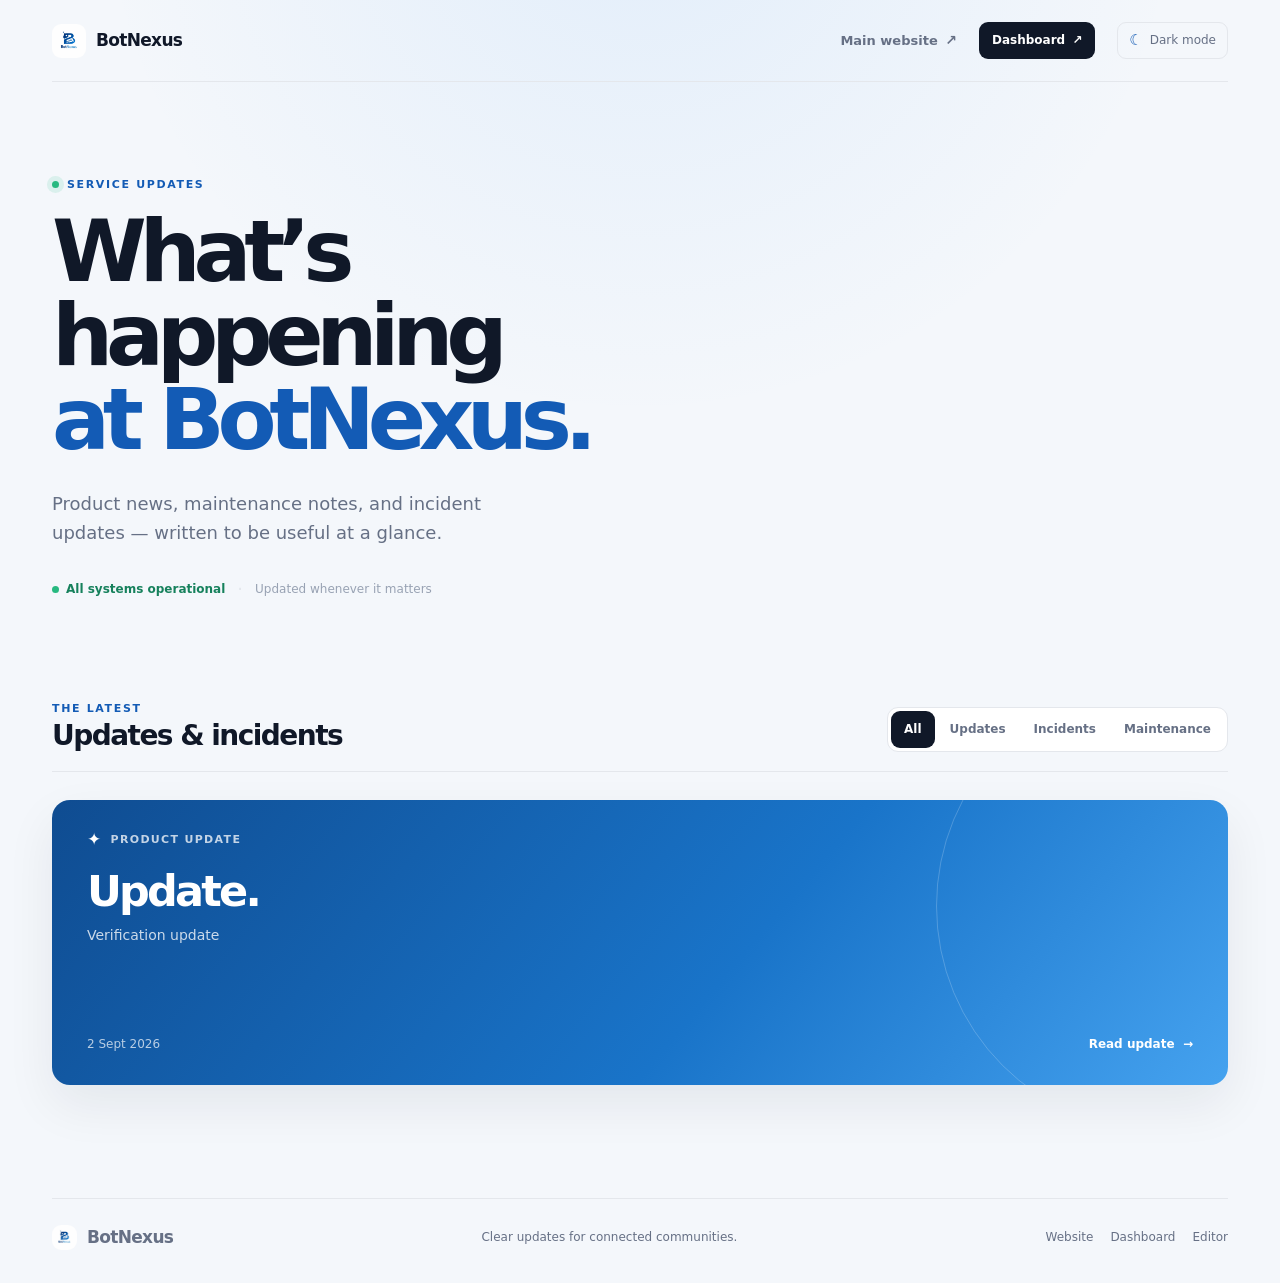
<file: blog/index.html>
<!doctype html>
<html lang="en">
<head>
  <meta charset="utf-8">
  <meta name="viewport" content="width=device-width, initial-scale=1">
  <meta name="description" content="BotNexus product updates, maintenance notices, and incident reports.">
  <title>Updates · BotNexus</title>
  <link rel="icon" href="/blog/assets/botnexus-logo.jpg">
  <link rel="stylesheet" href="/blog/styles.css">
<script src="/config.js"></script>
</head>
<body>
  <div class="site-shell">
    <header class="topbar">
      <a class="brand" href="/" aria-label="BotNexus main website">
        <span class="brand-mark"><img src="/blog/assets/botnexus-logo.jpg" alt=""></span>
        <span>BotNexus</span>
      </a>
      <nav class="top-nav" aria-label="Primary navigation">
        <a href="/" class="nav-link">Main website <span aria-hidden="true">↗</span></a>
        <a href="/dashboard" class="button button-small button-dark">Dashboard <span aria-hidden="true">↗</span></a>
        <button class="theme-toggle" type="button" data-theme-toggle aria-label="Switch to dark mode">
          <span class="theme-icon" aria-hidden="true">☾</span>
          <span data-theme-label>Dark mode</span>
        </button>
      </nav>
    </header>

    <main>
      <section class="hero">
        <div class="eyebrow"><span class="pulse-dot"></span> Service updates</div>
        <h1>What’s happening<br><em>at BotNexus.</em></h1>
        <p class="hero-copy">Product news, maintenance notes, and incident updates — written to be useful at a glance.</p>
        <div class="hero-meta">
          <span class="live-status"><span class="status-dot"></span> All systems operational</span>
          <span class="meta-separator">·</span>
          <span>Updated whenever it matters</span>
        </div>
      </section>

      <section class="updates-section" aria-labelledby="updates-heading">
        <div class="section-heading">
          <div>
            <p class="section-kicker">The latest</p>
            <h2 id="updates-heading">Updates &amp; incidents</h2>
          </div>
          <div class="filters" role="group" aria-label="Filter updates">
            <button class="filter-button is-active" data-filter="all" type="button">All</button>
            <button class="filter-button" data-filter="update" type="button">Updates</button>
            <a href="https://botnexus-status.xnetsite.xyz/" target="_blank" rel="noopener noreferrer" class="filter-button">Incidents</a>
            <a href="https://botnexus-status.xnetsite.xyz/" target="_blank" rel="noopener noreferrer" class="filter-button">Maintenance</a>
          </div>
        </div>

        <div class="featured-post" data-featured-post>
          <div class="loading-skeleton skeleton-featured"></div>
        </div>
        <div class="post-grid" data-post-grid aria-live="polite">
          <div class="loading-skeleton skeleton-card"></div>
          <div class="loading-skeleton skeleton-card"></div>
        </div>
        <div class="empty-state" data-empty-state hidden>
          <span class="empty-icon">⌁</span>
          <h3>No posts in this view</h3>
          <p>Try another filter, or check back when there’s something new to share.</p>
        </div>
      </section>
    </main>

    <footer class="site-footer">
      <div class="footer-brand">
        <span class="brand-mark brand-mark-small"><img src="/blog/assets/botnexus-logo.jpg" alt=""></span>
        <span>BotNexus</span>
      </div>
      <span>Clear updates for connected communities.</span>
      <div class="footer-links">
        <a href="/">Website</a>
        <a href="/dashboard">Dashboard</a>
        <a href="/blog/admin.html">Editor</a>
      </div>
    </footer>
  </div>
  <script src="/blog/app.js"></script>
</body>
</html>
</file>
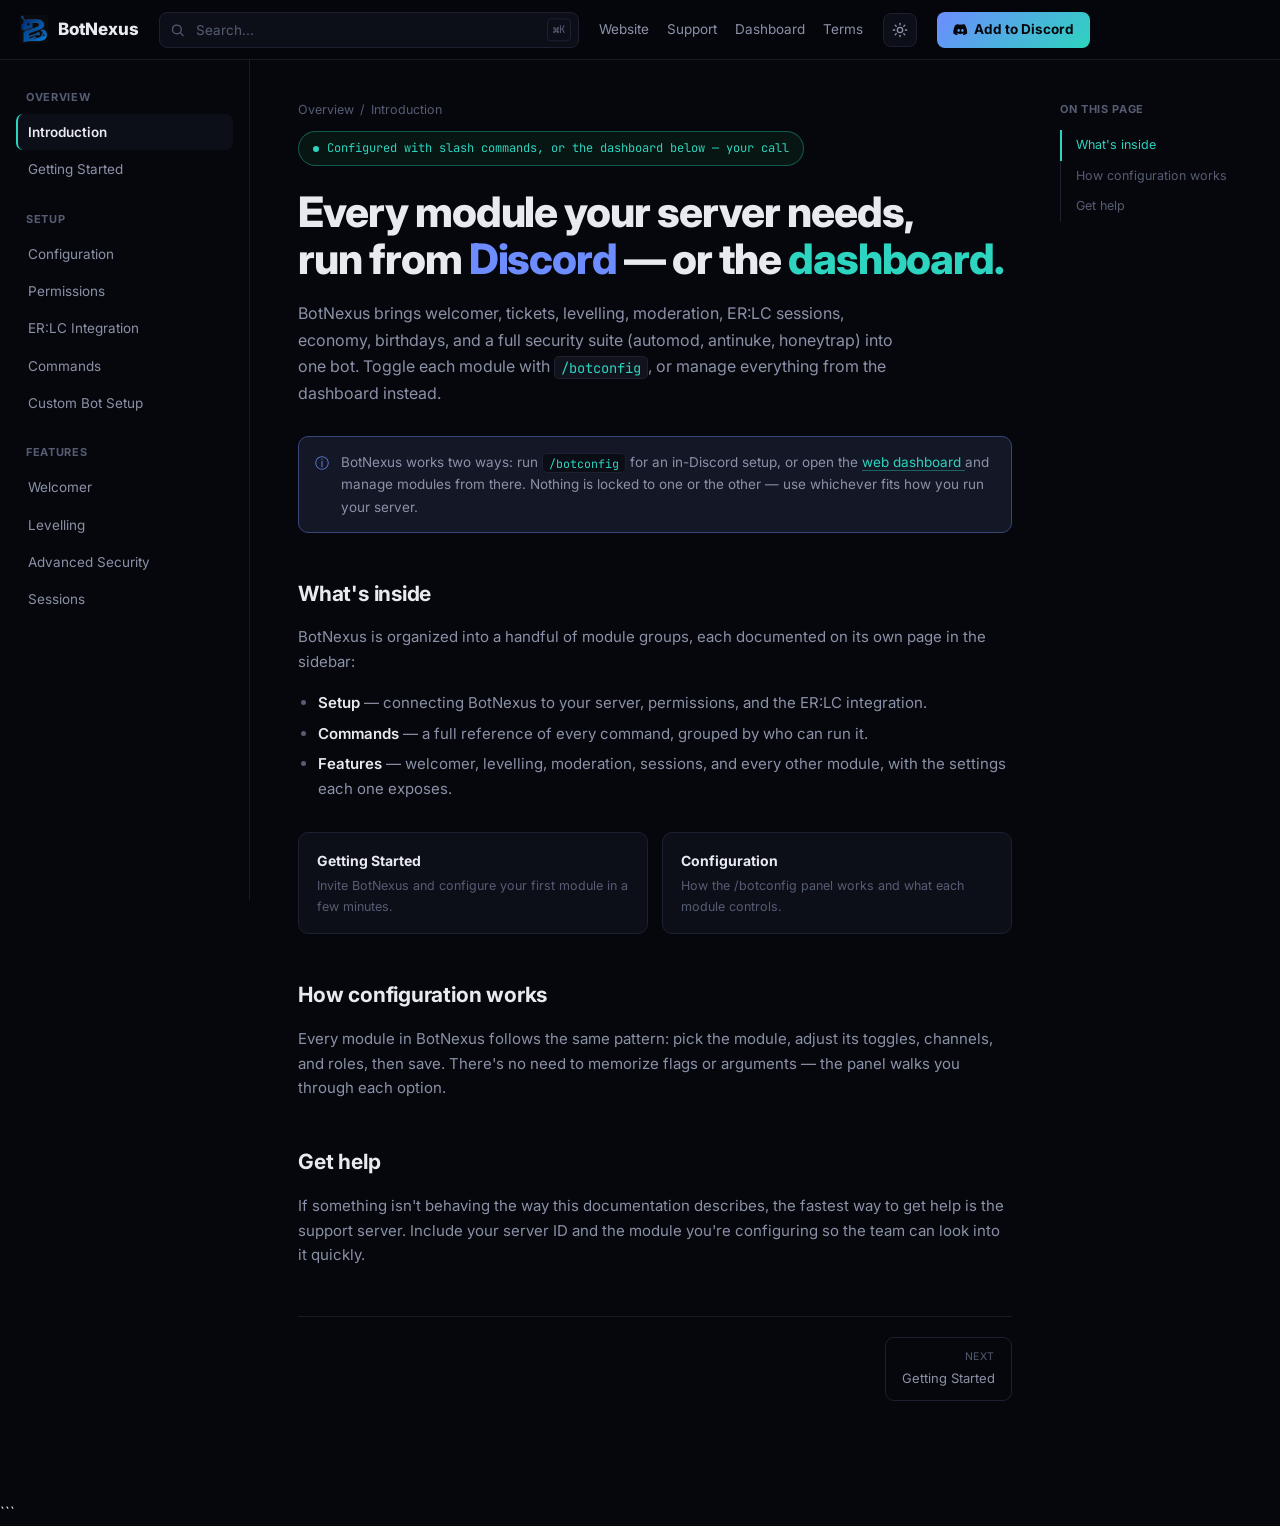
<file: docs/index.html>
<!DOCTYPE html>
<html lang="en" data-theme="dark">
<head>
<meta charset="UTF-8">
<meta name="viewport" content="width=device-width, initial-scale=1.0">

<title>Introduction — BotNexus Docs</title>
<meta name="description" content="BotNexus documentation home.">

<link rel="icon" type="image/png" href="/docs/assets/favicon.png">
<link rel="stylesheet" href="/docs/assets/style.css">
</head>

<body>

<header class="topbar">

  <button class="topbar-menu-btn" id="menu-toggle" aria-label="Toggle navigation">
    <svg viewBox="0 0 24 24" width="20" height="20" fill="none"
      stroke="currentColor" stroke-width="2" stroke-linecap="round">
      <line x1="4" y1="6" x2="20" y2="6"/>
      <line x1="4" y1="12" x2="20" y2="12"/>
      <line x1="4" y1="18" x2="20" y2="18"/>
    </svg>
  </button>

  <a class="topbar-logo" href="/docs">
    <span class="mark">
      <img
        src="/docs/assets/logo-icon.png"
        alt="BotNexus logo"
        width="28"
        height="28"
      >
    </span>
    <span class="logo-text">BotNexus</span>
  </a>

  <div class="topbar-search" id="topbar-search">

    <svg class="icon" viewBox="0 0 24 24" width="15" height="15"
      fill="none" stroke="currentColor" stroke-width="2"
      stroke-linecap="round" stroke-linejoin="round">
      <circle cx="11" cy="11" r="7"/>
      <line x1="21" y1="21" x2="16.65" y2="16.65"/>
    </svg>

    <input
      id="search-input"
      type="text"
      placeholder="Search..."
      autocomplete="off"
    >

    <span class="kbd">⌘K</span>

    <button
      class="search-close-btn"
      id="search-close-btn"
      aria-label="Close search"
    >
      <svg viewBox="0 0 24 24" width="16" height="16"
        fill="none" stroke="currentColor" stroke-width="2"
        stroke-linecap="round">
        <line x1="18" y1="6" x2="6" y2="18"/>
        <line x1="6" y1="6" x2="18" y2="18"/>
      </svg>
    </button>

    <div class="search-results" id="search-results"></div>

  </div>

  <button
    class="search-mobile-btn"
    id="search-mobile-btn"
    aria-label="Open search"
  >
    <svg viewBox="0 0 24 24" width="16" height="16"
      fill="none" stroke="currentColor" stroke-width="2"
      stroke-linecap="round" stroke-linejoin="round">
      <circle cx="11" cy="11" r="7"/>
      <line x1="21" y1="21" x2="16.65" y2="16.65"/>
    </svg>
  </button>

  <nav class="topbar-links">
    <a href="https://botnexus-26.github.io">Website</a>
    <a href="https://discord.gg/SRYAbrUVVS">Support</a>
    <a href="https://botnexus-26.github.io/dashboard">Dashboard</a>
    <a href="https://botnexus-26.github.io/terms">Terms</a>
  </nav>

  <button
    class="theme-toggle"
    id="theme-toggle"
    aria-label="Toggle theme"
  >
    <svg class="icon-sun" viewBox="0 0 24 24"
      fill="none" stroke="currentColor" stroke-width="2"
      stroke-linecap="round">
      <circle cx="12" cy="12" r="4"/>
      <line x1="12" y1="2" x2="12" y2="4"/>
      <line x1="12" y1="20" x2="12" y2="22"/>
      <line x1="4.9" y1="4.9" x2="6.3" y2="6.3"/>
      <line x1="17.7" y1="17.7" x2="19.1" y2="19.1"/>
      <line x1="2" y1="12" x2="4" y2="12"/>
      <line x1="20" y1="12" x2="22" y2="12"/>
      <line x1="4.9" y1="19.1" x2="6.3" y2="17.7"/>
      <line x1="17.7" y1="6.3" x2="19.1" y2="4.9"/>
    </svg>

    <svg class="icon-moon" viewBox="0 0 24 24"
      fill="none" stroke="currentColor" stroke-width="2"
      stroke-linecap="round" stroke-linejoin="round">
      <path d="M21 12.8A9 9 0 1 1 11.2 3 7 7 0 0 0 21 12.8z"/>
    </svg>
  </button>

  <a
    class="btn-invite"
    href="https://discord.com/oauth2/authorize?client_id=1522289525378908244&permissions=8&integration_type=0&scope=applications.commands+bot"
  >
    <svg viewBox="0 0 24 24" width="15" height="15" fill="currentColor">
      <path d="M20.3 4.7A18.4 18.4 0 0 0 15.6 3c-.2.4-.5 1-.7 1.4a17 17 0 0 0-5.8 0A11 11 0 0 0 8.4 3a18.3 18.3 0 0 0-4.7 1.7C1 9.3.3 13.8.6 18.3a18.6 18.6 0 0 0 5.6 2.8c.5-.6.9-1.3 1.2-2a12 12 0 0 1-1.9-.9l.5-.4a13.2 13.2 0 0 0 11.2 0l.5.4c-.6.4-1.2.6-1.9.9.3.7.7 1.4 1.2 2a18.5 18.5 0 0 0 5.6-2.8c.4-5.2-1-9.6-3.3-13.6zM9 15.7c-1.1 0-2-1-2-2.3 0-1.2.9-2.3 2-2.3s2 1 2 2.3c0 1.3-.9 2.3-2 2.3zm6 0c-1.1 0-2-1-2-2.3 0-1.2.9-2.3 2-2.3s2 1 2 2.3c0 1.3-.9 2.3-2 2.3z"/>
    </svg>
    Add to Discord
  </a>

</header>

<div class="docs-layout">

  <nav class="sidebar" id="sidebar">

    <div class="sidebar-mobile-only">

      <a
        class="btn-invite sidebar-invite"
        href="https://discord.com/oauth2/authorize?client_id=1522289525378908244&permissions=8&integration_type=0&scope=applications.commands+bot"
      >
        <svg viewBox="0 0 24 24" width="15" height="15" fill="currentColor">
          <path d="M20.3 4.7A18.4 18.4 0 0 0 15.6 3c-.2.4-.5 1-.7 1.4a17 17 0 0 0-5.8 0A11 11 0 0 0 8.4 3a18.3 18.3 0 0 0-4.7 1.7C1 9.3.3 13.8.6 18.3a18.6 18.6 0 0 0 5.6 2.8c.5-.6.9-1.3 1.2-2a12 12 0 0 1-1.9-.9l.5-.4a13.2 13.2 0 0 0 11.2 0l.5.4c-.6.4-1.2.6-1.9.9.3.7.7 1.4 1.2 2a18.5 18.5 0 0 0 5.6-2.8c.4-5.2-1-9.6-3.3-13.6zM9 15.7c-1.1 0-2-1-2-2.3 0-1.2.9-2.3 2-2.3s2 1 2 2.3c0 1.3-.9 2.3-2 2.3zm6 0c-1.1 0-2-1-2-2.3 0-1.2.9-2.3 2-2.3s2 1 2 2.3c0 1.3-.9 2.3-2 2.3z"/>
        </svg>
        Add to Discord
      </a>

      <div class="sidebar-topbar-links">
        <a href="https://botnexus-26.github.io">Website</a>
        <a href="https://discord.gg/SRYAbrUVVS">Support</a>
        <a href="https://botnexus-26.github.io/dashboard">Dashboard</a>
        <a href="https://botnexus-26.github.io/terms">Terms</a>
      </div>

    </div>

    <div class="sidebar-group">
      <div class="sidebar-group-title">Overview</div>

      <a class="sidebar-link active" href="/docs">
        Introduction
      </a>

      <a class="sidebar-link" href="/docs/getting-started">
        Getting Started
      </a>
    </div>

    <div class="sidebar-group">
      <div class="sidebar-group-title">Setup</div>

      <a class="sidebar-link" href="/docs/configuration">
        Configuration
      </a>

      <a class="sidebar-link" href="/docs/permissions">
        Permissions
      </a>

      <a class="sidebar-link" href="/docs/erlc-integration">
        ER:LC Integration
      </a>

      <a class="sidebar-link" href="/docs/commands">
        Commands
      </a>

      <a class="sidebar-link" href="/docs/custom-setup">
        Custom Bot Setup
      </a>
    </div>

    <div class="sidebar-group">
      <div class="sidebar-group-title">Features</div>

      <a class="sidebar-link" href="/docs/welcomer">
        Welcomer
      </a>

      <a class="sidebar-link" href="/docs/levelling">
        Levelling
      </a>

      <a class="sidebar-link" href="/docs/advanced-security">
        Advanced Security
      </a>

      <a class="sidebar-link" href="/docs/sessions">
        Sessions
      </a>
    </div>

  </nav>

  <main class="content">

    <div class="content-inner">

      <div class="breadcrumb">
        Overview<span class="sep">/</span>Introduction
      </div>

      <div class="hero-badge">
        <span class="dot"></span>
        Configured with slash commands, or the dashboard below — your call
      </div>

      <div class="hero">

        <h1>
          Every module your server needs,<br>
          run from <span class="accent">Discord</span> —
          or the <span class="accent2">dashboard.</span>
        </h1>

        <p class="lead">
          BotNexus brings welcomer, tickets, levelling, moderation, ER:LC sessions,
          economy, birthdays, and a full security suite (automod, antinuke, honeytrap)
          into one bot. Toggle each module with
          <code class="inline">/botconfig</code>,
          or manage everything from the dashboard instead.
        </p>

      </div>

      <div class="callout info">
        <span class="callout-icon">ⓘ</span>

        <p>
          BotNexus works two ways: run
          <code class="inline">/botconfig</code>
          for an in-Discord setup, or open the
          <a
            class="inline-link"
            href="https://botnexus-26.github.io/dashboard"
          >
            web dashboard
          </a>
          and manage modules from there. Nothing is locked to one or the other —
          use whichever fits how you run your server.
        </p>
      </div>

      <h2 id="whats-inside">What's inside</h2>

      <p>
        BotNexus is organized into a handful of module groups,
        each documented on its own page in the sidebar:
      </p>

      <ul>
        <li>
          <strong>Setup</strong> — connecting BotNexus to your server,
          permissions, and the ER:LC integration.
        </li>

        <li>
          <strong>Commands</strong> — a full reference of every command,
          grouped by who can run it.
        </li>

        <li>
          <strong>Features</strong> — welcomer, levelling, moderation,
          sessions, and every other module, with the settings each one exposes.
        </li>
      </ul>

      <div class="card-grid">

        <a class="card-link" href="/docs/getting-started">
          <div class="card-title">Getting Started</div>
          <div class="card-desc">
            Invite BotNexus and configure your first module in a few minutes.
          </div>
        </a>

        <a class="card-link" href="/docs/configuration">
          <div class="card-title">Configuration</div>
          <div class="card-desc">
            How the /botconfig panel works and what each module controls.
          </div>
        </a>

      </div>

      <h2 id="how-configuration-works">
        How configuration works
      </h2>

      <p>
        Every module in BotNexus follows the same pattern: pick the module,
        adjust its toggles, channels, and roles, then save. There's no need
        to memorize flags or arguments — the panel walks you through each option.
      </p>

      <h2 id="get-help">Get help</h2>

      <p>
        If something isn't behaving the way this documentation describes,
        the fastest way to get help is the support server. Include your
        server ID and the module you're configuring so the team can look
        into it quickly.
      </p>

      <div class="pager">

        <a class="next" href="/docs/getting-started">
          <span class="pager-label">Next</span>
          Getting Started
        </a>

      </div>

    </div>

  </main>

  <aside class="toc">

    <div class="toc-title">On this page</div>

    <ul class="toc-list">

      <li>
        <a href="#whats-inside">What's inside</a>
      </li>

      <li>
        <a href="#how-configuration-works">
          How configuration works
        </a>
      </li>

      <li>
        <a href="#get-help">Get help</a>
      </li>

    </ul>

  </aside>

</div>

<script src="/docs/assets/search-index.js"></script>
<script src="/docs/assets/script.js"></script>

</body>
</html>
```
</file>
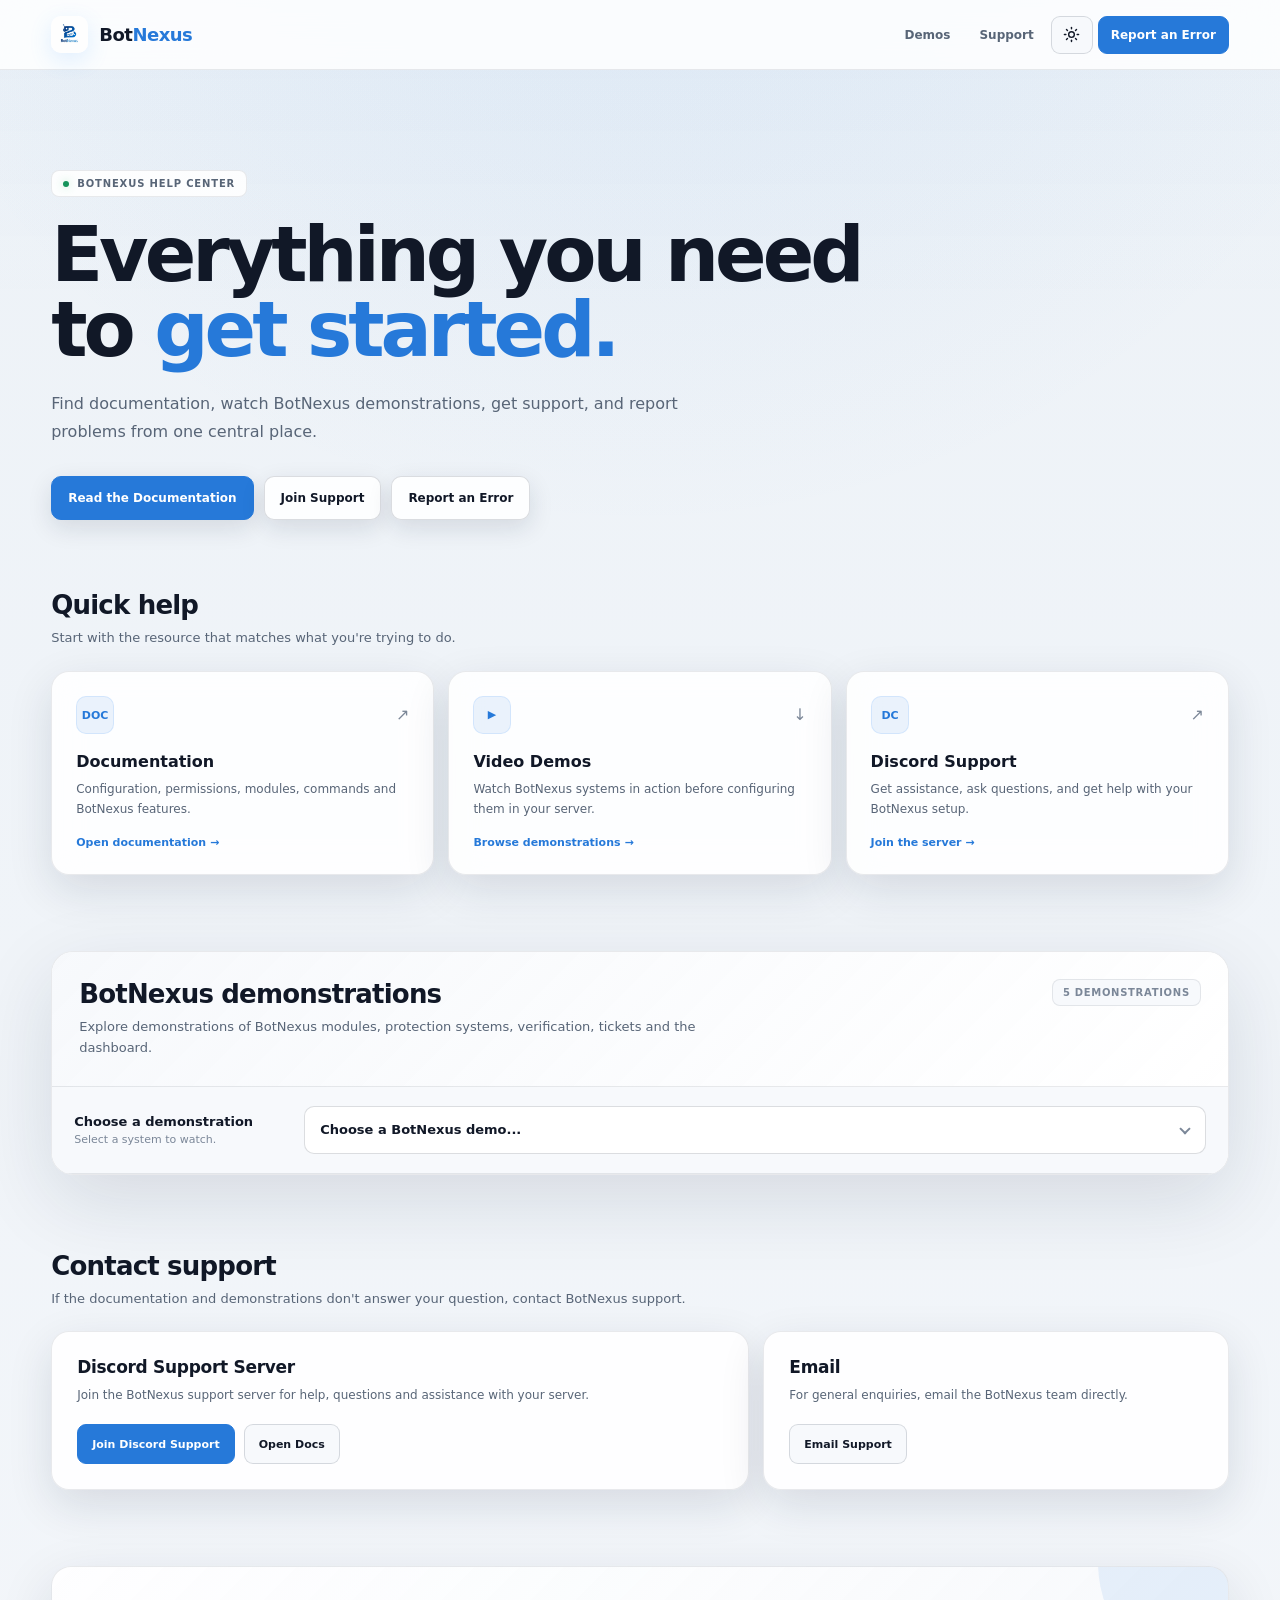
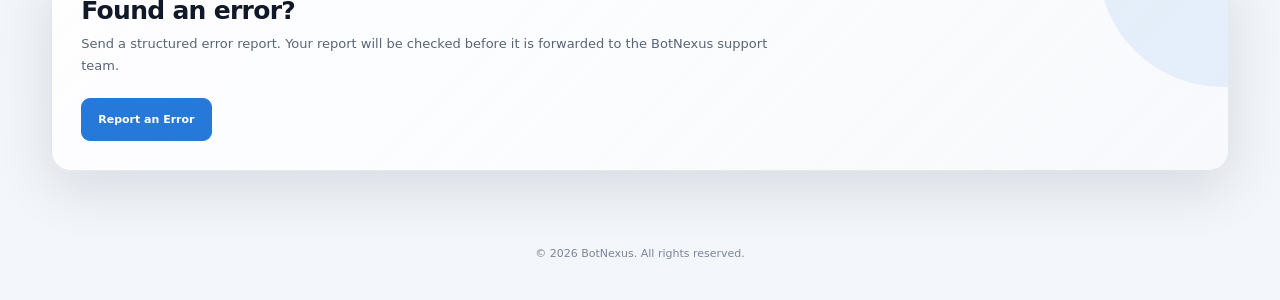
<file: help-center/index.html>
<!DOCTYPE html>
<html lang="en">

<head>

    <meta charset="UTF-8">

    <meta
        name="viewport"
        content="width=device-width, initial-scale=1.0"
    >

    <title>BotNexus Help Center</title>

    <meta
        name="description"
        content="Get help with BotNexus, explore documentation, watch demonstrations, contact support, and report errors."
    >

    <link
        rel="icon"
        type="image/png"
        href="/favicon.png"
    >

    <link
        rel="canonical"
        href="https://botnexus-26.github.io/help-center"
    >

    <script>
        (() => {

            try {

                const saved =
                    localStorage.getItem(
                        "botnexus-theme"
                    );

                document.documentElement.dataset.theme =
                    saved === "light"
                        ? "light"
                        : "dark";

            } catch {

                document.documentElement.dataset.theme =
                    "dark";

            }

        })();
    </script>

    <style>

        * {
            box-sizing: border-box;
            margin: 0;
            padding: 0;
        }

        :root {

            color-scheme: dark;

            --background: #070a10;
            --background-soft: #0b1018;

            --surface: rgba(15,21,31,.86);
            --surface-solid: #0f151f;
            --surface-2: #131b27;
            --surface-3: #192433;

            --header: rgba(7,10,16,.78);

            --border: rgba(255,255,255,.075);
            --border-strong: rgba(255,255,255,.12);

            --text: #f5f7fa;
            --secondary: #a8b3c2;
            --muted: #718096;

            --blue: #4da3ff;
            --blue-hover: #6ab1ff;

            --blue-soft: rgba(77,163,255,.10);

            --success: #65d49a;

            --shadow: rgba(0,0,0,.30);

            --radius: 18px;

        }

        html[data-theme="light"] {

            color-scheme: light;

            --background: #f3f6fa;
            --background-soft: #edf2f7;

            --surface: rgba(255,255,255,.88);
            --surface-solid: #ffffff;
            --surface-2: #f7f9fc;
            --surface-3: #edf2f7;

            --header: rgba(255,255,255,.84);

            --border: rgba(15,30,50,.09);
            --border-strong: rgba(15,30,50,.15);

            --text: #111827;
            --secondary: #586577;
            --muted: #7b8798;

            --blue: #2679d9;
            --blue-hover: #176ac8;

            --blue-soft: rgba(38,121,217,.09);

            --success: #15945b;

            --shadow: rgba(20,35,55,.12);

        }

        html {
            scroll-behavior: smooth;
        }

        body {

            min-height: 100vh;

            background:
                radial-gradient(
                    circle at 50% -15%,
                    var(--blue-soft),
                    transparent 36%
                ),
                linear-gradient(
                    180deg,
                    var(--background-soft),
                    var(--background)
                );

            color: var(--text);

            font-family:
                Inter,
                ui-sans-serif,
                system-ui,
                -apple-system,
                BlinkMacSystemFont,
                "Segoe UI",
                sans-serif;

            overflow-x: hidden;

            transition:
                background .25s ease,
                color .25s ease;

        }

        body::before {

            content: "";

            position: fixed;

            inset: 0;

            pointer-events: none;

            background:
                linear-gradient(
                    180deg,
                    rgba(77,163,255,.025),
                    transparent 35%
                );

            z-index: -1;

        }

        a {
            color: inherit;
        }

        button,
        select,
        input,
        textarea {
            font: inherit;
        }

        button {
            cursor: pointer;
        }

        header {

            position: sticky;

            top: 0;

            z-index: 100;

            height: 70px;

            border-bottom:
                1px solid var(--border);

            background:
                var(--header);

            backdrop-filter:
                blur(20px);

            -webkit-backdrop-filter:
                blur(20px);

        }

        .header-inner {

            width:
                min(1180px,92%);

            height: 100%;

            margin: 0 auto;

            display: flex;

            align-items: center;

            justify-content: space-between;

            gap: 20px;

        }

        .brand {

            display: flex;

            align-items: center;

            gap: 11px;

            text-decoration: none;

            font-size: 18px;

            font-weight: 850;

            letter-spacing: -.5px;

        }

        .brand img {

            width: 37px;
            height: 37px;

            border-radius: 10px;

            object-fit: cover;

            box-shadow:
                0 7px 22px
                rgba(77,163,255,.16);

        }

        .brand span {
            color: var(--blue);
        }

        nav {

            display: flex;

            align-items: center;

            gap: 5px;

        }

        nav a {

            min-height: 38px;

            display: inline-flex;

            align-items: center;

            justify-content: center;

            padding:
                0 12px;

            border-radius: 9px;

            color: var(--secondary);

            text-decoration: none;

            font-size: 12px;

            font-weight: 750;

            transition:
                background .2s ease,
                color .2s ease,
                transform .2s ease;

        }

        nav a:hover {

            background:
                var(--surface-3);

            color:
                var(--text);

            transform:
                translateY(-1px);

        }

        nav a.primary {

            background:
                var(--blue);

            border:
                1px solid var(--blue);

            color:
                white;

        }

        nav a.primary:hover {

            background:
                var(--blue-hover);

            color:
                white;

        }

        .theme-toggle {

            width: 42px;
            height: 38px;

            display: inline-flex;

            align-items: center;

            justify-content: center;

            border:
                1px solid var(--border-strong);

            border-radius: 9px;

            background:
                var(--surface-2);

            color:
                var(--text);

            transition:
                background .2s ease,
                border-color .2s ease,
                transform .2s ease;

        }

        .theme-toggle:hover {

            background:
                var(--surface-3);

            border-color:
                rgba(77,163,255,.28);

            transform:
                translateY(-1px);

        }

        .theme-icon {

            width: 17px;
            height: 17px;

        }

        .sun-icon {
            display: none;
        }

        html[data-theme="light"]
        .moon-icon {
            display: none;
        }

        html[data-theme="light"]
        .sun-icon {
            display: block;
        }

        .page {

            width:
                min(1180px,92%);

            margin:
                0 auto;

        }

        .hero {

            padding:
                100px 0 70px;

            animation:
                fadeUp .65s ease both;

        }

        .hero-label {

            display: inline-flex;

            align-items: center;

            gap: 8px;

            padding:
                7px 11px;

            border:
                1px solid var(--border);

            border-radius:
                8px;

            background:
                var(--surface);

            color:
                var(--secondary);

            font-size:
                10px;

            font-weight:
                800;

            text-transform:
                uppercase;

            letter-spacing:
                .85px;

        }

        .hero-label::before {

            content: "";

            width: 6px;
            height: 6px;

            border-radius: 50%;

            background:
                var(--success);

            box-shadow:
                0 0 9px
                rgba(101,212,154,.45);

        }

        .hero h1 {

            max-width:
                850px;

            margin-top:
                20px;

            font-size:
                clamp(44px,7vw,76px);

            line-height:
                .99;

            letter-spacing:
                -4px;

            font-weight:
                900;

        }

        .hero h1 span {
            color: var(--blue);
        }

        .hero p {

            max-width:
                690px;

            margin-top:
                23px;

            color:
                var(--secondary);

            font-size:
                16px;

            line-height:
                1.75;

        }

        .hero-actions {

            display:
                flex;

            flex-wrap:
                wrap;

            gap:
                10px;

            margin-top:
                30px;

        }

        .hero-button {

            min-height:
                44px;

            display:
                inline-flex;

            align-items:
                center;

            justify-content:
                center;

            padding:
                0 16px;

            border:
                1px solid var(--border-strong);

            border-radius:
                10px;

            background:
                var(--surface);

            color:
                var(--text);

            text-decoration:
                none;

            font-size:
                12px;

            font-weight:
                750;

            box-shadow:
                0 8px 25px var(--shadow);

            transition:
                transform .2s ease,
                background .2s ease,
                border-color .2s ease;

        }

        .hero-button:hover {

            transform:
                translateY(-2px);

            background:
                var(--surface-3);

            border-color:
                rgba(77,163,255,.3);

        }

        .hero-button.primary {

            background:
                var(--blue);

            border-color:
                var(--blue);

            color:
                white;

        }

        .hero-button.primary:hover {

            background:
                var(--blue-hover);

        }

        .section {

            margin-bottom:
                76px;

        }

        .section-heading {

            margin-bottom:
                22px;

        }

        .section-heading h2 {

            font-size:
                26px;

            letter-spacing:
                -.8px;

        }

        .section-heading p {

            max-width:
                700px;

            margin-top:
                7px;

            color:
                var(--secondary);

            font-size:
                13px;

            line-height:
                1.65;

        }

        .help-grid {

            display:
                grid;

            grid-template-columns:
                repeat(3,1fr);

            gap:
                14px;

        }

        .help-card {

            min-height:
                180px;

            padding:
                24px;

            border:
                1px solid var(--border);

            border-radius:
                var(--radius);

            background:
                var(--surface);

            text-decoration:
                none;

            box-shadow:
                0 15px 45px var(--shadow);

            backdrop-filter:
                blur(15px);

            transition:
                transform .22s ease,
                border-color .22s ease,
                background .22s ease,
                box-shadow .22s ease;

        }

        .help-card:hover {

            transform:
                translateY(-5px);

            border-color:
                rgba(77,163,255,.27);

            background:
                var(--surface-2);

            box-shadow:
                0 22px 55px var(--shadow);

        }

        .card-top {

            display:
                flex;

            align-items:
                center;

            justify-content:
                space-between;

        }

        .card-icon {

            width: 38px;
            height: 38px;

            display:
                flex;

            align-items:
                center;

            justify-content:
                center;

            border:
                1px solid
                rgba(77,163,255,.15);

            border-radius:
                10px;

            background:
                var(--blue-soft);

            color:
                var(--blue);

            font-size:
                11px;

            font-weight:
                900;

        }

        .card-arrow {

            color:
                var(--muted);

            font-size:
                16px;

            transition:
                transform .2s ease,
                color .2s ease;

        }

        .help-card:hover
        .card-arrow {

            transform:
                translate(2px,-2px);

            color:
                var(--blue);

        }

        .help-card-title {

            margin-top:
                18px;

            font-size:
                16px;

            font-weight:
                850;

        }

        .help-card p {

            margin-top:
                8px;

            color:
                var(--secondary);

            font-size:
                12px;

            line-height:
                1.7;

        }

        .help-card-link {

            display:
                inline-block;

            margin-top:
                16px;

            color:
                var(--blue);

            font-size:
                11px;

            font-weight:
                800;

        }

        .demo-panel {

            overflow:
                hidden;

            border:
                1px solid var(--border);

            border-radius:
                22px;

            background:
                var(--surface);

            box-shadow:
                0 25px 80px var(--shadow);

            backdrop-filter:
                blur(18px);

        }

        .demo-header {

            padding:
                27px;

            border-bottom:
                1px solid var(--border);

            background:
                linear-gradient(
                    135deg,
                    var(--surface-2),
                    var(--surface)
                );

        }

        .demo-header-row {

            display:
                flex;

            align-items:
                flex-start;

            justify-content:
                space-between;

            gap:
                20px;

        }

        .demo-header h2 {

            font-size:
                26px;

            letter-spacing:
                -.8px;

        }

        .demo-header p {

            max-width:
                690px;

            margin-top:
                7px;

            color:
                var(--secondary);

            font-size:
                13px;

            line-height:
                1.65;

        }

        .demo-count {

            flex:
                0 0 auto;

            padding:
                7px 10px;

            border:
                1px solid var(--border);

            border-radius:
                8px;

            background:
                var(--surface-2);

            color:
                var(--muted);

            font-size:
                10px;

            font-weight:
                800;

            text-transform:
                uppercase;

            letter-spacing:
                .7px;

        }

        .selector {

            padding:
                19px 22px;

            border-bottom:
                1px solid var(--border);

            background:
                var(--surface-2);

        }

        .selector-inner {

            display:
                grid;

            grid-template-columns:
                210px 1fr;

            gap:
                20px;

            align-items:
                center;

        }

        .selector-title {

            font-size:
                13px;

            font-weight:
                800;

        }

        .selector-description {

            margin-top:
                4px;

            color:
                var(--muted);

            font-size:
                11px;

        }

        .select-box {
            position:
                relative;
        }

        select {

            width:
                100%;

            height:
                48px;

            padding:
                0 45px 0 15px;

            border:
                1px solid var(--border-strong);

            border-radius:
                10px;

            outline:
                none;

            background:
                var(--surface-solid);

            color:
                var(--text);

            font-size:
                13px;

            font-weight:
                700;

            cursor:
                pointer;

            appearance:
                none;

            transition:
                border-color .2s ease,
                box-shadow .2s ease;

        }

        select:focus {

            border-color:
                var(--blue);

            box-shadow:
                0 0 0 3px
                var(--blue-soft);

        }

        .select-arrow {

            position:
                absolute;

            right:
                17px;

            top:
                50%;

            width:
                8px;

            height:
                8px;

            border-right:
                2px solid var(--muted);

            border-bottom:
                2px solid var(--muted);

            transform:
                translateY(-65%)
                rotate(45deg);

            pointer-events:
                none;

        }

        .video-section {
            display:
                none;
        }

        .video-section.active {

            display:
                block;

            animation:
                videoIn .35s ease both;

        }

        .video-heading {

            display:
                flex;

            align-items:
                flex-start;

            justify-content:
                space-between;

            gap:
                25px;

            padding:
                28px 27px 22px;

        }

        .video-heading h2 {

            font-size:
                27px;

            line-height:
                1.2;

            letter-spacing:
                -.8px;

        }

        .video-heading p {

            max-width:
                760px;

            margin-top:
                8px;

            color:
                var(--secondary);

            font-size:
                13px;

            line-height:
                1.7;

        }

        .status {

            flex:
                0 0 auto;

            padding:
                7px 10px;

            border:
                1px solid
                rgba(77,163,255,.18);

            border-radius:
                7px;

            background:
                var(--blue-soft);

            color:
                var(--blue);

            font-size:
                9px;

            font-weight:
                850;

            text-transform:
                uppercase;

            letter-spacing:
                .8px;

        }

        .video-area {

            padding:
                0 22px 22px;

        }

        .video-frame {

            width:
                100%;

            aspect-ratio:
                16 / 9;

            overflow:
                hidden;

            border:
                1px solid var(--border-strong);

            border-radius:
                14px;

            background:
                #020408;

            box-shadow:
                0 20px 50px var(--shadow);

        }

        video {

            display:
                block;

            width:
                100%;

            height:
                100%;

            object-fit:
                contain;

            background:
                #020408;

        }

        .video-footer {

            margin-top:
                14px;

            display:
                flex;

            align-items:
                center;

            justify-content:
                space-between;

            gap:
                15px;

        }

        .audio-status {

            display:
                flex;

            align-items:
                center;

            gap:
                9px;

            color:
                var(--muted);

            font-size:
                11px;

        }

        .audio-indicator {

            width:
                7px;

            height:
                7px;

            flex:
                0 0 auto;

            border-radius:
                50%;

            background:
                var(--muted);

        }

        .audio-status.playing
        .audio-indicator {

            background:
                var(--blue);

            box-shadow:
                0 0 10px
                rgba(77,163,255,.65);

            animation:
                audioPulse 1.2s
                ease-in-out
                infinite;

        }

        .open-demo {

            display:
                inline-flex;

            align-items:
                center;

            gap:
                8px;

            height:
                41px;

            padding:
                0 15px;

            border:
                1px solid var(--blue);

            border-radius:
                9px;

            background:
                var(--blue);

            color:
                white;

            text-decoration:
                none;

            font-size:
                11px;

            font-weight:
                800;

            transition:
                background .2s ease,
                transform .2s ease;

        }

        .open-demo:hover {

            background:
                var(--blue-hover);

            transform:
                translateY(-1px);

        }

        .open-demo::after {
            content:
                "↗";
        }

        .support-grid {

            display:
                grid;

            grid-template-columns:
                1.2fr .8fr;

            gap:
                14px;

        }

        .support-card {

            padding:
                25px;

            border:
                1px solid var(--border);

            border-radius:
                var(--radius);

            background:
                var(--surface);

            box-shadow:
                0 15px 45px var(--shadow);

        }

        .support-card h3 {

            font-size:
                17px;

            letter-spacing:
                -.3px;

        }

        .support-card p {

            margin-top:
                8px;

            color:
                var(--secondary);

            font-size:
                12px;

            line-height:
                1.7;

        }

        .support-actions {

            display:
                flex;

            flex-wrap:
                wrap;

            gap:
                9px;

            margin-top:
                19px;

        }

        .support-button {

            min-height:
                40px;

            display:
                inline-flex;

            align-items:
                center;

            justify-content:
                center;

            padding:
                0 14px;

            border:
                1px solid var(--border-strong);

            border-radius:
                9px;

            background:
                var(--surface-2);

            color:
                var(--text);

            text-decoration:
                none;

            font-size:
                11px;

            font-weight:
                800;

            transition:
                background .2s ease,
                transform .2s ease,
                border-color .2s ease;

        }

        .support-button:hover {

            background:
                var(--surface-3);

            border-color:
                rgba(77,163,255,.25);

            transform:
                translateY(-1px);

        }

        .support-button.primary {

            background:
                var(--blue);

            border-color:
                var(--blue);

            color:
                white;

        }

        .support-button.primary:hover {

            background:
                var(--blue-hover);

        }

        .report-card {

            position:
                relative;

            overflow:
                hidden;

            padding:
                29px;

            border:
                1px solid var(--border);

            border-radius:
                20px;

            background:
                linear-gradient(
                    135deg,
                    var(--surface),
                    var(--surface-2)
                );

            box-shadow:
                0 18px 55px var(--shadow);

        }

        .report-card::after {

            content: "";

            position:
                absolute;

            width:
                250px;

            height:
                250px;

            right:
                -120px;

            top:
                -130px;

            border-radius:
                50%;

            background:
                var(--blue-soft);

            pointer-events:
                none;

        }

        .report-card h2 {

            position:
                relative;

            z-index:
                1;

            font-size:
                25px;

            letter-spacing:
                -.7px;

        }

        .report-card > p {

            position:
                relative;

            z-index:
                1;

            max-width:
                720px;

            margin-top:
                8px;

            color:
                var(--secondary);

            font-size:
                13px;

            line-height:
                1.7;

        }

        .report-button {

            position:
                relative;

            z-index:
                1;

            display:
                inline-flex;

            align-items:
                center;

            justify-content:
                center;

            min-height:
                43px;

            padding:
                0 16px;

            margin-top:
                20px;

            border:
                1px solid var(--blue);

            border-radius:
                9px;

            background:
                var(--blue);

            color:
                white;

            text-decoration:
                none;

            font-size:
                11px;

            font-weight:
                800;

            transition:
                background .2s ease,
                transform .2s ease;

        }

        .report-button:hover {

            background:
                var(--blue-hover);

            transform:
                translateY(-2px);

        }

        footer {

            width:
                min(1180px,92%);

            margin:
                0 auto;

            padding:
                0 0 40px;

            color:
                var(--muted);

            font-size:
                11px;

            text-align:
                center;

        }

        @keyframes fadeUp {

            from {

                opacity:
                    0;

                transform:
                    translateY(18px);

            }

            to {

                opacity:
                    1;

                transform:
                    translateY(0);

            }

        }

        @keyframes videoIn {

            from {

                opacity:
                    0;

                transform:
                    translateY(10px);

            }

            to {

                opacity:
                    1;

                transform:
                    translateY(0);

            }

        }

        @keyframes audioPulse {

            0%,
            100% {

                transform:
                    scale(.75);

                opacity:
                    .5;

            }

            50% {

                transform:
                    scale(1.15);

                opacity:
                    1;

            }

        }

        @media (max-width:820px) {

            .help-grid {

                grid-template-columns:
                    1fr 1fr;

            }

            .support-grid {

                grid-template-columns:
                    1fr;

            }

            .selector-inner {

                grid-template-columns:
                    1fr;

            }

        }

        @media (max-width:650px) {

            header {

                height:
                    64px;

            }

            .header-inner {

                width:
                    94%;

            }

            nav a:not(.primary) {

                display:
                    none;

            }

            .theme-toggle {

                width:
                    40px;

                height:
                    36px;

            }

            nav {

                gap:
                    5px;

            }

            .brand {

                font-size:
                    16px;

            }

            .brand img {

                width:
                    34px;

                height:
                    34px;

            }

            .hero {

                padding:
                    65px 0 50px;

            }

            .hero h1 {

                font-size:
                    45px;

                letter-spacing:
                    -2.8px;

            }

            .hero p {

                font-size:
                    14px;

            }

            .hero-actions {

                display:
                    grid;

                grid-template-columns:
                    1fr;

            }

            .hero-button {

                width:
                    100%;

            }

            .help-grid {

                grid-template-columns:
                    1fr;

            }

            .demo-header {

                padding:
                    21px;

            }

            .demo-header-row {

                flex-direction:
                    column;

            }

            .demo-header h2 {

                font-size:
                    23px;

            }

            .selector {

                padding:
                    16px;

            }

            .video-heading {

                padding:
                    21px 17px 18px;

                flex-direction:
                    column;

                gap:
                    13px;

            }

            .video-heading h2 {

                font-size:
                    23px;

            }

            .video-area {

                padding:
                    0 12px 12px;

            }

            .video-frame {

                border-radius:
                    11px;

            }

            .video-footer {

                flex-direction:
                    column;

                align-items:
                    stretch;

            }

            .audio-status {

                justify-content:
                    center;

                padding:
                    7px;

            }

            .open-demo {

                width:
                    100%;

                justify-content:
                    center;

            }

            .support-card {

                padding:
                    21px;

            }

            .report-card {

                padding:
                    23px;

            }

        }

        @media (prefers-reduced-motion: reduce) {

            *,
            *::before,
            *::after {

                scroll-behavior:
                    auto !important;

                animation-duration:
                    .01ms !important;

                animation-iteration-count:
                    1 !important;

                transition-duration:
                    .01ms !important;

            }

        }

    </style>

</head>

<body>

<header>

    <div class="header-inner">

        <a
            href="/"
            class="brand"
            aria-label="BotNexus home"
        >

            <img
                src="/favicon.png"
                alt="BotNexus"
            >

            <div>
                Bot<span>Nexus</span>
            </div>

        </a>

        <nav>

            <a href="#demos">
                Demos
            </a>

            <a href="#support">
                Support
            </a>

            <button
                id="themeToggle"
                class="theme-toggle"
                type="button"
                aria-label="Switch theme"
                title="Switch theme"
            >

                <svg
                    class="theme-icon moon-icon"
                    viewBox="0 0 24 24"
                    fill="none"
                    stroke="currentColor"
                    stroke-width="2"
                    stroke-linecap="round"
                    stroke-linejoin="round"
                >

                    <path
                        d="M21 12.8A8.5 8.5 0 1 1 11.2 3
                        6.5 6.5 0 0 0 21 12.8Z"
                    />

                </svg>

                <svg
                    class="theme-icon sun-icon"
                    viewBox="0 0 24 24"
                    fill="none"
                    stroke="currentColor"
                    stroke-width="2"
                    stroke-linecap="round"
                    stroke-linejoin="round"
                >

                    <circle
                        cx="12"
                        cy="12"
                        r="4"
                    />

                    <path d="M12 2v2"/>
                    <path d="M12 20v2"/>
                    <path d="m4.93 4.93 1.41 1.41"/>
                    <path d="m17.66 17.66 1.41 1.41"/>
                    <path d="M2 12h2"/>
                    <path d="M20 12h2"/>
                    <path d="m6.34 17.66-1.41 1.41"/>
                    <path d="m19.07 4.93-1.41 1.41"/>

                </svg>

            </button>

            <a
                href="/report-error"
                class="primary"
            >
                Report an Error
            </a>

        </nav>

    </div>

</header>

<main class="page">

    <section class="hero">

        <div class="hero-label">
            BotNexus Help Center
        </div>

        <h1>
            Everything you need to
            <span>get started.</span>
        </h1>

        <p>
            Find documentation, watch BotNexus
            demonstrations, get support, and report
            problems from one central place.
        </p>

        <div class="hero-actions">

            <a
                href="https://botnexus-26.github.io/docs"
                class="hero-button primary"
                target="_blank"
                rel="noopener noreferrer"
            >
                Read the Documentation
            </a>

            <a
                href="https://discord.gg/SRYAbrUVVS"
                class="hero-button"
                target="_blank"
                rel="noopener noreferrer"
            >
                Join Support
            </a>

            <a
                href="/report-error"
                class="hero-button"
            >
                Report an Error
            </a>

        </div>

    </section>

    <section class="section">

        <div class="section-heading">

            <h2>
                Quick help
            </h2>

            <p>
                Start with the resource that matches
                what you're trying to do.
            </p>

        </div>

        <div class="help-grid">

            <a
                class="help-card"
                href="https://botnexus-26.github.io/docs"
                target="_blank"
                rel="noopener noreferrer"
            >

                <div class="card-top">

                    <div class="card-icon">
                        DOC
                    </div>

                    <div class="card-arrow">
                        ↗
                    </div>

                </div>

                <div class="help-card-title">
                    Documentation
                </div>

                <p>
                    Configuration, permissions, modules,
                    commands and BotNexus features.
                </p>

                <span class="help-card-link">
                    Open documentation →
                </span>

            </a>

            <a
                class="help-card"
                href="#demos"
            >

                <div class="card-top">

                    <div class="card-icon">
                        ▶
                    </div>

                    <div class="card-arrow">
                        ↓
                    </div>

                </div>

                <div class="help-card-title">
                    Video Demos
                </div>

                <p>
                    Watch BotNexus systems in action
                    before configuring them in your server.
                </p>

                <span class="help-card-link">
                    Browse demonstrations →
                </span>

            </a>

            <a
                class="help-card"
                href="https://discord.gg/SRYAbrUVVS"
                target="_blank"
                rel="noopener noreferrer"
            >

                <div class="card-top">

                    <div class="card-icon">
                        DC
                    </div>

                    <div class="card-arrow">
                        ↗
                    </div>

                </div>

                <div class="help-card-title">
                    Discord Support
                </div>

                <p>
                    Get assistance, ask questions, and
                    get help with your BotNexus setup.
                </p>

                <span class="help-card-link">
                    Join the server →
                </span>

            </a>

        </div>

    </section>

    <section
        class="section"
        id="demos"
    >

        <div class="demo-panel">

            <div class="demo-header">

                <div class="demo-header-row">

                    <div>

                        <h2>
                            BotNexus demonstrations
                        </h2>

                        <p>
                            Explore demonstrations of BotNexus
                            modules, protection systems,
                            verification, tickets and the dashboard.
                        </p>

                    </div>

                    <div class="demo-count">
                        5 demonstrations
                    </div>

                </div>

            </div>

            <div class="selector">

                <div class="selector-inner">

                    <div>

                        <div class="selector-title">
                            Choose a demonstration
                        </div>

                        <div class="selector-description">
                            Select a system to watch.
                        </div>

                    </div>

                    <div class="select-box">

                        <select id="demoSelect">

                            <option value="">
                                Choose a BotNexus demo...
                            </option>

                            <optgroup label="Getting Started">

                                <option value="basic-modules">
                                    How to Enable Basic Modules
                                </option>

                                <option value="dashboard">
                                    BotNexus Dashboard
                                </option>

                            </optgroup>

                            <optgroup label="Server Systems">

                                <option value="verification">
                                    Roblox Verification
                                </option>

                                <option value="tickets">
                                    Ticket System
                                </option>

                            </optgroup>

                            <optgroup label="Protection">

                                <option value="security">
                                    Security
                                </option>

                            </optgroup>

                        </select>

                        <span class="select-arrow"></span>

                    </div>

                </div>

            </div>

            <section
                id="videoSection"
                class="video-section"
            >

                <div class="video-heading">

                    <div>

                        <h2 id="videoTitle"></h2>

                        <p id="videoDescription"></p>

                    </div>

                    <div class="status">
                        Demonstration
                    </div>

                </div>

                <div class="video-area">

                    <div class="video-frame">

                        <video
                            id="demoVideo"
                            controls
                            preload="metadata"
                            muted
                            playsinline
                            controlsList="nodownload noplaybackrate"
                        >

                            Your browser does not support
                            HTML5 video.

                        </video>

                    </div>

                    <div class="video-footer">

                        <div
                            id="audioStatus"
                            class="audio-status"
                        >

                            <span
                                class="audio-indicator"
                            ></span>

                            <span id="audioText">
                                Audio starts when the video plays
                            </span>

                        </div>

                        <a
                            id="openDemo"
                            class="open-demo"
                            target="_blank"
                            rel="noopener noreferrer"
                        >
                            Open Demo Page
                        </a>

                    </div>

                </div>

            </section>

        </div>

    </section>

    <section
        class="section"
        id="support"
    >

        <div class="section-heading">

            <h2>
                Contact support
            </h2>

            <p>
                If the documentation and demonstrations
                don't answer your question, contact
                BotNexus support.
            </p>

        </div>

        <div class="support-grid">

            <div class="support-card">

                <h3>
                    Discord Support Server
                </h3>

                <p>
                    Join the BotNexus support server for
                    help, questions and assistance with
                    your server.
                </p>

                <div class="support-actions">

                    <a
                        href="https://discord.gg/SRYAbrUVVS"
                        class="support-button primary"
                        target="_blank"
                        rel="noopener noreferrer"
                    >
                        Join Discord Support
                    </a>

                    <a
                        href="https://botnexus-26.github.io/docs"
                        class="support-button"
                        target="_blank"
                        rel="noopener noreferrer"
                    >
                        Open Docs
                    </a>

                </div>

            </div>

            <div class="support-card">

                <h3>
                    Email
                </h3>

                <p>
                    For general enquiries, email the
                    BotNexus team directly.
                </p>

                <div class="support-actions">

                    <a
                        href="mailto:sonnyalexx653@gmail.com"
                        class="support-button"
                    >
                        Email Support
                    </a>

                </div>

            </div>

        </div>

    </section>

    <section class="section">

        <div class="report-card">

            <h2>
                Found an error?
            </h2>

            <p>
                Send a structured error report. Your report
                will be checked before it is forwarded to
                the BotNexus support team.
            </p>

            <a
                href="/report-error"
                class="report-button"
            >
                Report an Error
            </a>

        </div>

    </section>

</main>

<footer>

    © 2026 BotNexus. All rights reserved.

</footer>

<audio
    id="backgroundAudio"
    preload="auto"
    loop
>

    <source
        src="/help-center/audio/background.mp3"
        type="audio/mpeg"
    >

    Your browser does not support HTML5 audio.

</audio>

<script>

    /* ========================================
       THEME
    ======================================== */

    const themeToggle =
        document.getElementById(
            "themeToggle"
        );

    function getTheme() {

        return (
            document.documentElement.dataset.theme
            || "dark"
        );

    }

    function updateThemeButton() {

        const theme =
            getTheme();

        if (theme === "light") {

            themeToggle.setAttribute(
                "aria-label",
                "Switch to dark mode"
            );

            themeToggle.setAttribute(
                "title",
                "Switch to dark mode"
            );

        } else {

            themeToggle.setAttribute(
                "aria-label",
                "Switch to light mode"
            );

            themeToggle.setAttribute(
                "title",
                "Switch to light mode"
            );

        }

    }

    themeToggle.addEventListener(
        "click",
        () => {

            const nextTheme =
                getTheme() === "dark"
                    ? "light"
                    : "dark";

            document.documentElement.dataset.theme =
                nextTheme;

            try {

                localStorage.setItem(
                    "botnexus-theme",
                    nextTheme
                );

            } catch {
                // Ignore localStorage errors.
            }

            updateThemeButton();

        }
    );

    updateThemeButton();

    /* ========================================
       DEMOS
    ======================================== */

    const demos = {

        verification: {

            title:
                "Roblox Verification",

            description:
                "See how BotNexus verifies Roblox users and connects their Roblox account with Discord.",

            video:
                "/help-center/videos/verification.mp4"

        },

        tickets: {

            title:
                "Ticket System",

            description:
                "Learn how the BotNexus ticket system handles support requests and staff assistance.",

            video:
                "/help-center/videos/tickets.mp4"

        },

        security: {

            title:
                "Security",

            description:
                "See how BotNexus security features help protect your Discord server.",

            video:
                "/help-center/videos/security.mp4"

        },

        dashboard: {

            title:
                "BotNexus Dashboard",

            description:
                "Take a tour of the BotNexus web dashboard and its available controls.",

            video:
                "/help-center/videos/dashboard.mp4"

        },

        "basic-modules": {

            title:
                "How to Enable Basic Modules",

            description:
                "Learn how to enable and configure the basic BotNexus modules for your Discord server.",

            video:
                "/help-center/videos/basic-modules.mp4"

        }

    };

    const select =
        document.getElementById(
            "demoSelect"
        );

    const videoSection =
        document.getElementById(
            "videoSection"
        );

    const video =
        document.getElementById(
            "demoVideo"
        );

    const videoTitle =
        document.getElementById(
            "videoTitle"
        );

    const videoDescription =
        document.getElementById(
            "videoDescription"
        );

    const openDemo =
        document.getElementById(
            "openDemo"
        );

    const backgroundAudio =
        document.getElementById(
            "backgroundAudio"
        );

    const audioStatus =
        document.getElementById(
            "audioStatus"
        );

    const audioText =
        document.getElementById(
            "audioText"
        );

    /* ========================================
       AUDIO SETTINGS
    ======================================== */

    backgroundAudio.volume =
        0.22;

    video.muted =
        true;

    video.volume =
        0;

    /* ========================================
       START BACKGROUND AUDIO
    ======================================== */

    async function startAudio() {

        try {

            backgroundAudio.volume =
                0.22;

            await backgroundAudio.play();

            audioStatus.classList.add(
                "playing"
            );

            audioText.textContent =
                "Background audio playing";

        } catch (error) {

            audioStatus.classList.remove(
                "playing"
            );

            audioText.textContent =
                "Click play to enable background audio";

        }

    }

    /* ========================================
       STOP + RESET AUDIO
    ======================================== */

    function stopAudio() {

        backgroundAudio.pause();

        backgroundAudio.currentTime =
            0;

        audioStatus.classList.remove(
            "playing"
        );

        audioText.textContent =
            "Audio starts when the video plays";

    }

    /* ========================================
       PAUSE AUDIO
    ======================================== */

    function pauseAudio() {

        backgroundAudio.pause();

        audioStatus.classList.remove(
            "playing"
        );

    }

    /* ========================================
       VIDEO PLAY
    ======================================== */

    video.addEventListener(
        "play",
        async () => {

            await startAudio();

        }
    );

    /* ========================================
       VIDEO PLAYING
    ======================================== */

    video.addEventListener(
        "playing",
        async () => {

            if (
                !document.hidden &&
                backgroundAudio.paused
            ) {

                await startAudio();

            }

        }
    );

    /* ========================================
       VIDEO PAUSE
    ======================================== */

    video.addEventListener(
        "pause",
        () => {

            if (!video.ended) {

                stopAudio();

            }

        }
    );

    /* ========================================
       VIDEO ENDED
    ======================================== */

    video.addEventListener(
        "ended",
        () => {

            stopAudio();

        }
    );

    /* ========================================
       TAB VISIBILITY
    ======================================== */

    document.addEventListener(
        "visibilitychange",
        async () => {

            if (document.hidden) {

                pauseAudio();

                return;

            }

            if (
                !video.paused &&
                !video.ended
            ) {

                await startAudio();

            }

        }
    );

    /* ========================================
       HELP CENTER URL
    ======================================== */

    const HELP_CENTER_BASE =
        "/help-center";

    function getDemoURL(slug) {

        return `${HELP_CENTER_BASE}/${slug}`;

    }

    /* ========================================
       LOAD DEMO
    ======================================== */

    function loadDemo(slug) {

        const demo =
            demos[slug];

        if (!demo) {

            stopAudio();

            video.pause();

            video.removeAttribute(
                "src"
            );

            video.load();

            videoSection.classList.remove(
                "active"
            );

            return;

        }

        stopAudio();

        video.pause();

        videoTitle.textContent =
            demo.title;

        videoDescription.textContent =
            demo.description;

        openDemo.href =
            getDemoURL(slug);

        video.src =
            demo.video;

        video.muted =
            true;

        video.volume =
            0;

        videoSection.classList.add(
            "active"
        );

        video.load();

        setTimeout(
            () => {

                videoSection.scrollIntoView({

                    behavior:
                        "smooth",

                    block:
                        "start"

                });

            },
            80
        );

    }

    /* ========================================
       SELECT CHANGE
    ======================================== */

    select.addEventListener(
        "change",
        () => {

            const slug =
                select.value;

            loadDemo(slug);

            if (slug) {

                history.pushState(
                    {},
                    "",
                    getDemoURL(slug)
                );

            } else {

                history.pushState(
                    {},
                    "",
                    HELP_CENTER_BASE
                );

            }

        }
    );

    /* ========================================
       LOAD FROM URL
    ======================================== */

    function loadFromURL() {

        const pathname =
            window.location.pathname;

        if (
            pathname === "/help-center" ||
            pathname === "/help-center/"
        ) {

            select.value =
                "";

            loadDemo("");

            /*
             * If someone manually visits
             * /help-center/, immediately
             * replace the browser URL with
             * the canonical no-slash version.
             */

            if (
                pathname === "/help-center/"
            ) {

                history.replaceState(
                    {},
                    "",
                    HELP_CENTER_BASE
                );

            }

            return;

        }

        const slug =
            pathname
                .replace(
                    /^\/help-center\/+/,
                    ""
                )
                .replace(
                    /\/+$/,
                    ""
                );

        if (demos[slug]) {

            select.value =
                slug;

            loadDemo(slug);

            return;

        }

        select.value =
            "";

        loadDemo("");

    }

    /* ========================================
       HISTORY
    ======================================== */

    window.addEventListener(
        "popstate",
        loadFromURL
    );

    /* ========================================
       LEAVE PAGE
    ======================================== */

    window.addEventListener(
        "pagehide",
        () => {

            backgroundAudio.pause();

        }
    );

    window.addEventListener(
        "beforeunload",
        () => {

            backgroundAudio.pause();

        }
    );

    /* ========================================
       INITIALISE
    ======================================== */

    loadFromURL();

</script>

</body>
</html>
</file>
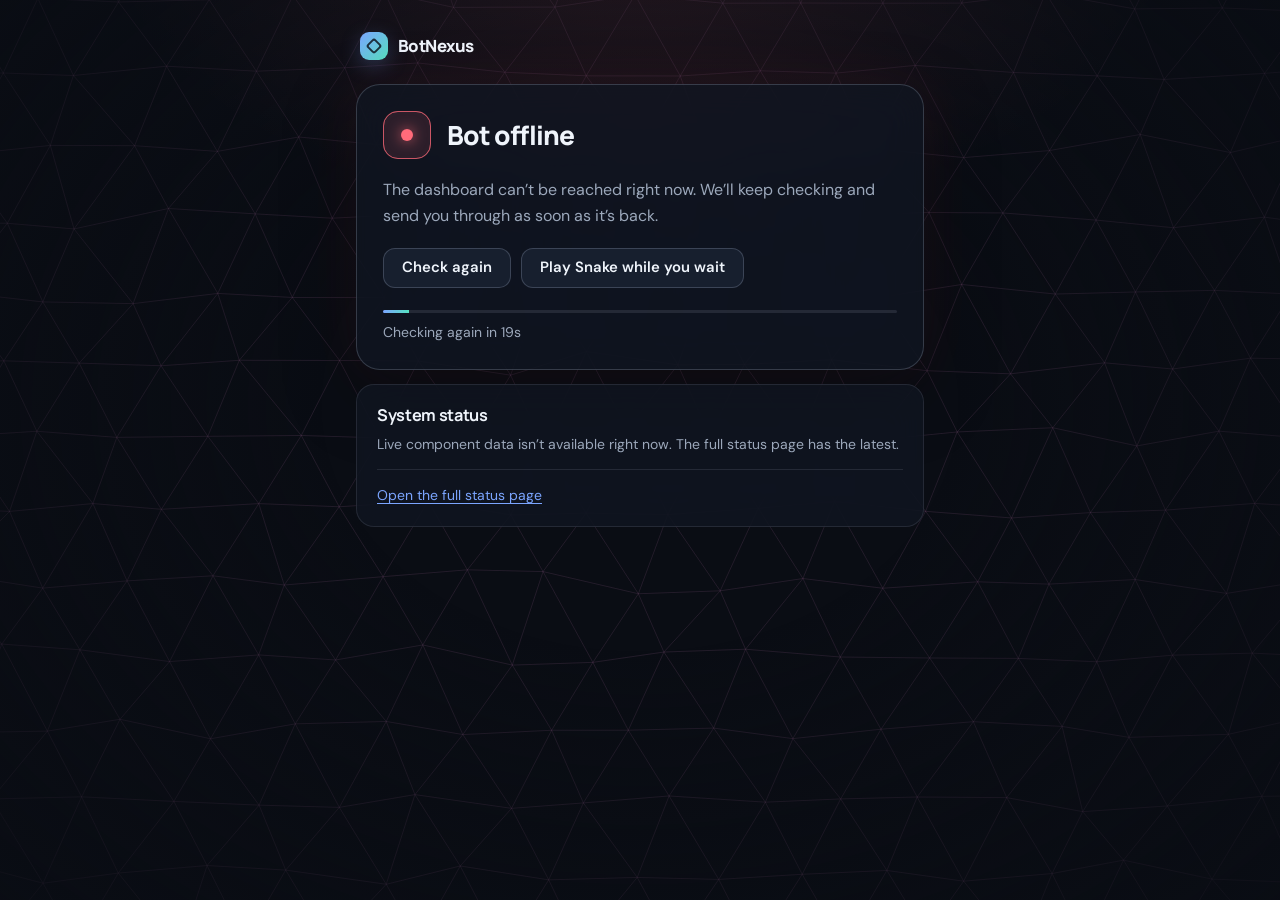
<file: dashboard.html>
<!DOCTYPE html>
<html lang="en" data-state="checking">
<head>
<meta charset="utf-8">
<meta name="viewport" content="width=device-width, initial-scale=1">
<title>BotNexus Dashboard</title>
<meta name="robots" content="noindex">
<meta name="theme-color" content="#0a0d14">
<link rel="icon" type="image/png" href="/favicon.png">
<link rel="preconnect" href="https://fonts.googleapis.com">
<link rel="preconnect" href="https://fonts.gstatic.com" crossorigin>
<link href="https://fonts.googleapis.com/css2?family=DM+Sans:wght@400;500;600&family=Manrope:wght@700;800&display=swap" rel="stylesheet">
<style>
  :root{
    --bg:#0a0d14; --panel:rgba(17,23,34,.72); --raised:rgba(27,36,52,.8);
    --line:rgba(205,219,244,.11); --line-strong:rgba(205,219,244,.2);
    --text:#eff4fb; --muted:#9ca8bb; --faint:#68758a;
    --blue:#7ba5ff; --mint:#56e2c2; --amber:#f5c25b; --red:#ff6b7a;
    --bg-rgb:123,165,255; --tone-rgb:245,194,91;
    --display:'Manrope',system-ui,sans-serif; --body:'DM Sans',system-ui,-apple-system,'Segoe UI',sans-serif;
  }
  html[data-state=up]{--bg-rgb:86,226,194;--tone-rgb:86,226,194}
  html[data-state=down]{--bg-rgb:255,107,122;--tone-rgb:255,107,122}
  *{box-sizing:border-box}
  html{color-scheme:dark;background:var(--bg)}
  body{margin:0;min-height:100vh;color:var(--text);font:400 16px/1.6 var(--body);-webkit-font-smoothing:antialiased;
       background:radial-gradient(760px 420px at 50% -8%,rgba(var(--bg-rgb),.14),transparent 70%),var(--bg);transition:background .6s}
  #bg{position:fixed;inset:0;width:100%;height:100%;z-index:0;pointer-events:none}
  body::after{content:"";position:fixed;inset:0;z-index:0;pointer-events:none;
       background:radial-gradient(ellipse at 50% 45%,transparent 35%,rgba(10,13,20,.78) 100%)}
  main{position:relative;z-index:1;width:100%;max-width:600px;margin:0 auto;padding:32px 16px 48px;display:flex;flex-direction:column;gap:14px}
  a{color:var(--blue);text-underline-offset:3px}
  p{margin:0}
  :focus-visible{outline:2px solid var(--blue);outline-offset:3px;border-radius:6px}
  [hidden]{display:none!important}

  .top{display:flex;align-items:center;gap:10px;padding:0 4px 10px;font:800 1.05rem/1 var(--display);letter-spacing:-.03em}
  .mark{width:28px;height:28px;border-radius:9px;background:linear-gradient(135deg,var(--blue),var(--mint));position:relative;box-shadow:0 6px 20px rgba(123,165,255,.25)}
  .mark::after{content:"";position:absolute;inset:8px;border:2px solid rgba(10,13,20,.8);border-radius:3px;transform:rotate(45deg)}

  .card{background:var(--panel);border:1px solid var(--line);border-radius:18px;padding:20px;
        backdrop-filter:blur(18px) saturate(150%);-webkit-backdrop-filter:blur(18px) saturate(150%)}
  .hero{border-radius:24px;padding:26px;border-color:var(--line-strong);box-shadow:0 24px 70px rgba(0,0,0,.35),0 0 60px rgba(var(--bg-rgb),.08)}
  .head{display:flex;gap:16px;align-items:center}
  h1{margin:0;font:800 1.65rem/1.15 var(--display);letter-spacing:-.035em}
  h2{margin:0;font:700 1.02rem/1.3 var(--display);letter-spacing:-.02em}
  .muted{color:var(--muted)} .small{font-size:.875rem}
  .hero .lead{margin-top:18px;color:var(--muted);max-width:46ch}

  .beacon{position:relative;flex:none;width:48px;height:48px;border-radius:15px;display:grid;place-items:center;
          background:rgba(var(--tone-rgb),.12);border:1px solid rgba(var(--tone-rgb),.38);transition:background .4s,border-color .4s}
  .beacon::before{content:"";width:12px;height:12px;border-radius:50%;background:rgb(var(--tone-rgb));box-shadow:0 0 14px rgba(var(--tone-rgb),.8)}
  .beacon::after{content:"";position:absolute;inset:-1px;border-radius:15px;border:1px solid rgba(var(--tone-rgb),.6);animation:ping 2.2s ease-out infinite}
  @keyframes ping{from{opacity:.9;transform:scale(1)}to{opacity:0;transform:scale(1.5)}}

  .btns{display:flex;flex-wrap:wrap;gap:10px;margin-top:20px}
  .btn{appearance:none;display:inline-flex;align-items:center;gap:8px;border:1px solid var(--line-strong);background:var(--raised);color:var(--text);
       padding:10px 18px;border-radius:12px;font:600 .93rem/1.2 var(--body);cursor:pointer;text-decoration:none;
       transition:transform .15s,border-color .15s,background .15s}
  .btn:hover{transform:translateY(-1px);border-color:rgba(var(--bg-rgb),.55)}
  .btn:active{transform:none}
  .btn.primary{background:var(--blue);border-color:var(--blue);color:#0a0d14}
  .btn.primary:hover{background:#93b6ff}

  .bar{height:3px;margin-top:22px;border-radius:3px;background:var(--line);overflow:hidden}
  .bar i{display:block;height:100%;width:0;background:linear-gradient(90deg,var(--blue),var(--mint));transition:width 1s linear}
  #nextCheck{margin-top:8px}

  .section-head{display:flex;justify-content:space-between;align-items:center;gap:12px;margin-bottom:6px}
  .row{display:flex;justify-content:space-between;align-items:center;gap:12px;padding:12px 0;border-top:1px solid var(--line)}
  .row:first-of-type{border-top:0}
  .pill{display:inline-flex;align-items:center;gap:7px;font-size:.82rem;font-weight:600;padding:3px 11px 3px 9px;border-radius:999px;
        color:var(--c,var(--muted));background:color-mix(in srgb,var(--c,var(--muted)) 12%,transparent);border:1px solid color-mix(in srgb,var(--c,var(--muted)) 30%,transparent)}
  .pill::before{content:"";width:7px;height:7px;border-radius:50%;background:currentColor}
  .ok{--c:var(--mint)} .warn{--c:var(--amber)} .bad{--c:var(--red)}
  .inc{padding:12px 0;border-top:1px solid var(--line)}
  .notices{margin-top:14px}
  .notices h2{margin-bottom:2px}
  .foot{margin-top:6px;padding-top:14px;border-top:1px solid var(--line)}

  #game{text-align:center;animation:rise .28s ease-out}
  @keyframes rise{from{opacity:0;transform:translateY(8px)}to{opacity:1;transform:none}}
  #game .section-head{justify-content:center;flex-direction:column;gap:2px;margin-bottom:12px}
  canvas#cv{width:100%;max-width:320px;aspect-ratio:1;background:rgba(8,11,17,.85);border:1px solid var(--line-strong);border-radius:14px;touch-action:none;display:block;margin:0 auto}
  .scores{margin-top:10px;display:flex;justify-content:center;gap:18px}
  .scores b{color:var(--text)}
  .pad{display:grid;grid-template-columns:repeat(3,54px);grid-template-rows:repeat(2,44px);gap:6px;justify-content:center;margin-top:12px}
  .pad .btn{padding:0;justify-content:center;font-size:.8rem}
  .pad .u{grid-column:2}.pad .l{grid-column:1;grid-row:2}.pad .d{grid-column:2;grid-row:2}.pad .r{grid-column:3;grid-row:2}
  #game .btns{justify-content:center}

  @media (max-width:480px){h1{font-size:1.4rem}.hero{padding:20px}}
  @media (prefers-reduced-motion:reduce){*{animation:none!important;transition:none!important}}
</style>
</head>
<body>
<canvas id="bg" aria-hidden="true"></canvas>
<main>
  <div class="top"><span class="mark"></span>BotNexus</div>

  <section id="hero" class="card hero" aria-live="polite">
    <div class="head">
      <span class="beacon"></span>
      <h1 id="heroTitle">Checking the dashboard…</h1>
    </div>
    <p id="heroText" class="lead">This only takes a moment.</p>
    <div class="btns">
      <a id="openBtn" class="btn primary" href="#" hidden>Open dashboard</a>
      <button id="retryBtn" class="btn" type="button" hidden>Check again</button>
      <button id="snakeBtn" class="btn" type="button" hidden>Play Snake while you wait</button>
    </div>
    <div id="barWrap" class="bar" hidden><i id="bar"></i></div>
    <p id="nextCheck" class="small muted" hidden></p>
  </section>

  <section id="game" class="card" hidden>
    <div class="section-head"><h2>Snake</h2><p class="small muted">Arrow keys or WASD, swipe, or use the pad. Space pauses.</p></div>
    <canvas id="cv" width="320" height="320" aria-label="Snake game"></canvas>
    <div class="scores small muted"><span>Score <b id="score">0</b></span><span>Best <b id="best">0</b></span></div>
    <div class="pad" aria-label="Controls">
      <button class="btn u" type="button" data-d="up" aria-label="Up">▲</button>
      <button class="btn l" type="button" data-d="left" aria-label="Left">◀</button>
      <button class="btn d" type="button" data-d="down" aria-label="Down">▼</button>
      <button class="btn r" type="button" data-d="right" aria-label="Right">▶</button>
    </div>
    <div class="btns"><button id="startBtn" class="btn primary" type="button">Start</button></div>
  </section>

  <section class="card">
    <div class="section-head"><h2>System status</h2><span id="overall" class="pill" hidden></span></div>
    <div id="components"><p class="small muted">Loading status…</p></div>
    <div id="incidents" class="notices"></div>
    <p class="small foot"><a href="https://botnexus.instatus.com/" target="_blank" rel="noopener">Open the full status page</a></p>
  </section>
</main>

<script>
/* ---------- Reactive geometric background ---------- */
(() => {
  "use strict";
  const cv = document.getElementById("bg"), ctx = cv.getContext("2d");
  const reduce = matchMedia("(prefers-reduced-motion: reduce)").matches;
  const S = 84, R = 190;
  let W, H, cols, rows, pts = [], tris = [];
  const m = { x: -1e4, y: -1e4, tx: -1e4, ty: -1e4, last: -1e9 };
  let col = [123, 165, 255];

  function build() {
    const dpr = Math.min(devicePixelRatio || 1, 2);
    W = innerWidth; H = innerHeight;
    cv.width = W * dpr; cv.height = H * dpr; ctx.setTransform(dpr, 0, 0, dpr, 0, 0);
    const rh = S * 0.866;
    cols = Math.ceil(W / S) + 3; rows = Math.ceil(H / rh) + 3;
    pts = []; tris = [];
    for (let r = 0; r < rows; r++) for (let c = 0; c < cols; c++) {
      const j = () => (Math.random() - .5) * S * .22;
      pts.push({ bx: (c - 1) * S + (r % 2 ? S / 2 : 0) + j(), by: (r - 1) * rh + j(), ph: Math.random() * 6.28, x: 0, y: 0 });
    }
    const id = (r, c) => r * cols + c;
    for (let r = 0; r < rows - 1; r++) for (let c = 0; c < cols - 2; c++) {
      if (r % 2 === 0) { tris.push([id(r, c), id(r, c + 1), id(r + 1, c)], [id(r, c + 1), id(r + 1, c), id(r + 1, c + 1)]); }
      else { tris.push([id(r, c), id(r, c + 1), id(r + 1, c + 1)], [id(r, c), id(r + 1, c), id(r + 1, c + 1)]); }
    }
    frame(performance.now(), true);
  }

  function readColor() {
    const v = getComputedStyle(document.documentElement).getPropertyValue("--bg-rgb").split(",").map(Number);
    if (v.length === 3 && !v.some(isNaN)) for (let i = 0; i < 3; i++) col[i] += (v[i] - col[i]) * .04;
  }

  function frame(t, still) {
    if (!still) {
      readColor();
      if (t - m.last > 3000) { // idle: a soft light wanders so touch devices still feel alive
        m.tx = W * (.5 + .34 * Math.sin(t * .00021)); m.ty = H * (.5 + .3 * Math.sin(t * .00033 + 1.3));
      }
      m.x += (m.tx - m.x) * .09; m.y += (m.ty - m.y) * .09;
    }
    const mx = still ? -1e4 : m.x, my = still ? -1e4 : m.y;
    for (const p of pts) {
      let x = p.bx, y = p.by;
      if (!still && !reduce) { x += Math.sin(t * .0004 + p.ph) * 4; y += Math.cos(t * .00035 + p.ph) * 4; }
      const dx = x - mx, dy = y - my, d = Math.hypot(dx, dy);
      if (d < R && d > 0) { const f = (1 - d / R) ** 2 * 34; x += dx / d * f; y += dy / d * f; }
      p.x = x; p.y = y;
    }
    ctx.clearRect(0, 0, W, H);
    const rgb = col.map(Math.round).join(",");
    ctx.lineWidth = 1; ctx.lineJoin = "round";
    for (const [a, b, c] of tris) {
      const A = pts[a], B = pts[b], C = pts[c];
      const cx = (A.x + B.x + C.x) / 3, cy = (A.y + B.y + C.y) / 3;
      const k = Math.max(0, 1 - Math.hypot(cx - mx, cy - my) / R);
      ctx.beginPath(); ctx.moveTo(A.x, A.y); ctx.lineTo(B.x, B.y); ctx.lineTo(C.x, C.y); ctx.closePath();
      if (k > 0) { ctx.fillStyle = `rgba(${rgb},${(.13 * k * k).toFixed(3)})`; ctx.fill(); }
      ctx.strokeStyle = `rgba(${rgb},${(.07 + .4 * k * k).toFixed(3)})`; ctx.stroke();
    }
    if (!still) {
      for (const p of pts) {
        const k = 1 - Math.hypot(p.x - mx, p.y - my) / (R * .75);
        if (k > 0) { ctx.fillStyle = `rgba(${rgb},${(.9 * k).toFixed(2)})`; ctx.beginPath(); ctx.arc(p.x, p.y, 1.2 + 1.8 * k, 0, 6.283); ctx.fill(); }
      }
    }
  }

  function loop(t) { frame(t); requestAnimationFrame(loop); }
  const move = e => { m.tx = e.clientX; m.ty = e.clientY; m.last = performance.now(); };
  addEventListener("pointermove", move, { passive: true });
  addEventListener("pointerdown", move, { passive: true });
  let rt; addEventListener("resize", () => { clearTimeout(rt); rt = setTimeout(build, 150); });
  build();
  if (!reduce) requestAnimationFrame(loop);
})();
</script>

<script>
(() => {
  "use strict";
  // ---- Config (edit these) ----
  const DASHBOARD = "https://botnexus-8lxu.onrender.com/dashboard";
  const STATUS    = "https://botnexus.instatus.com";
  const RETRY_SECONDS = 20;       // re-check interval while offline
  const REDIRECT_DELAY_MS = 1500; // delay before auto-redirect when online
  const AUTO_REDIRECT = !/[?&]stay\b/.test(location.search); // add ?stay to disable redirect

  const $ = id => document.getElementById(id);
  const root = document.documentElement;
  const heroTitle = $("heroTitle"), heroText = $("heroText");
  const openBtn = $("openBtn"), retryBtn = $("retryBtn"), snakeBtn = $("snakeBtn");
  const nextCheck = $("nextCheck"), barWrap = $("barWrap"), bar = $("bar");
  openBtn.href = DASHBOARD;

  // no-cors: resolves if the server answers at all, rejects on network/DNS/timeout failure.
  async function dashboardUp() {
    const c = new AbortController(), t = setTimeout(() => c.abort(), 7000);
    try { await fetch(DASHBOARD, { mode: "no-cors", cache: "no-store", signal: c.signal }); return true; }
    catch (_) { return false; }
    finally { clearTimeout(t); }
  }

  let timer = null, countdown = 0, checking = false;
  async function check() {
    if (checking) return; checking = true;
    clearInterval(timer); nextCheck.hidden = true; barWrap.hidden = true; retryBtn.hidden = true;
    root.dataset.state = "checking"; heroTitle.textContent = "Checking the dashboard…";
    heroText.textContent = "This only takes a moment.";
    const up = await dashboardUp();
    checking = false;
    if (up) {
      root.dataset.state = "up"; heroTitle.textContent = "Dashboard is online";
      openBtn.hidden = false; snakeBtn.hidden = true;
      if (AUTO_REDIRECT) { heroText.textContent = "Taking you there now…"; setTimeout(() => location.replace(DASHBOARD), REDIRECT_DELAY_MS); }
      else heroText.textContent = "Auto-redirect is off.";
    } else {
      root.dataset.state = "down"; heroTitle.textContent = "Bot offline";
      heroText.textContent = "The dashboard can’t be reached right now. We’ll keep checking and send you through as soon as it’s back.";
      openBtn.hidden = true; retryBtn.hidden = false; snakeBtn.hidden = false;
      countdown = RETRY_SECONDS; nextCheck.hidden = false; barWrap.hidden = false;
      bar.style.transition = "none"; bar.style.width = "0%"; void bar.offsetWidth; bar.style.transition = "";
      tick(); timer = setInterval(tick, 1000);
      loadStatus();
    }
  }
  function tick() {
    nextCheck.textContent = "Checking again in " + countdown + "s";
    bar.style.width = ((RETRY_SECONDS - countdown) / RETRY_SECONDS * 100) + "%";
    if (countdown-- <= 0) check();
  }
  retryBtn.addEventListener("click", check);

  // ---- Status page data (Instatus public JSON) ----
  const LABELS = {
    OPERATIONAL: ["Operational", "ok"], UP: ["Operational", "ok"],
    UNDERMAINTENANCE: ["Maintenance", "warn"], DEGRADEDPERFORMANCE: ["Degraded", "warn"], HASISSUES: ["Has issues", "warn"],
    PARTIALOUTAGE: ["Partial outage", "bad"], MINOROUTAGE: ["Minor outage", "warn"], MAJOROUTAGE: ["Major outage", "bad"]
  };
  const label = s => LABELS[String(s || "").toUpperCase().replace(/[\s_-]/g, "")] || [s || "Unknown", "warn"];
  const getJSON = async path => {
    const c = new AbortController(), t = setTimeout(() => c.abort(), 8000);
    try { const r = await fetch(STATUS + path, { signal: c.signal, cache: "no-store" }); if (!r.ok) throw 0; return await r.json(); }
    finally { clearTimeout(t); }
  };
  const el = (tag, cls, text) => { const e = document.createElement(tag); if (cls) e.className = cls; if (text != null) e.textContent = text; return e; };

  async function loadStatus() {
    const [sum, comp] = await Promise.allSettled([getJSON("/summary.json"), getJSON("/v2/components.json")]);
    const box = $("components"), inc = $("incidents");
    box.textContent = ""; inc.textContent = "";
    if (sum.status === "fulfilled" && sum.value.page) {
      const [txt, cls] = label(sum.value.page.status);
      const o = $("overall"); o.textContent = txt; o.className = "pill " + cls; o.hidden = false;
    }
    if (comp.status === "fulfilled" && Array.isArray(comp.value.components) && comp.value.components.length) {
      comp.value.components.forEach(c => {
        const [txt, cls] = label(c.status);
        const row = el("div", "row"); row.append(el("span", "", c.name), el("span", "pill " + cls, txt)); box.append(row);
      });
    } else box.append(el("p", "small muted", "Live component data isn’t available right now. The full status page has the latest."));
    if (sum.status === "fulfilled") {
      const list = [...(sum.value.activeIncidents || []), ...(sum.value.activeMaintenances || [])];
      if (list.length) inc.append(el("h2", "", "Active notices"));
      list.forEach(i => {
        const d = el("div", "inc"), a = el("a", "", i.name || "Notice");
        a.href = i.url || STATUS; a.target = "_blank"; a.rel = "noopener";
        d.append(a, el("p", "small muted", [i.status, i.impact].filter(Boolean).join(" · ")));
        inc.append(d);
      });
    }
  }
  loadStatus(); setInterval(loadStatus, 60000);

  // ---- Snake ----
  const cv = $("cv"), ctx = cv.getContext("2d"), N = 16, S = cv.width / N;
  let snake, dir, next, food, score, loop = null, paused = false, over = false, best = 0;
  try { best = +localStorage.getItem("snakeBest") || 0; } catch (_) {}
  $("best").textContent = best;
  const DIRS = { up: [0, -1], down: [0, 1], left: [-1, 0], right: [1, 0] };

  function reset() { snake = [[8, 8], [7, 8], [6, 8]]; dir = next = DIRS.right; score = 0; over = false; paused = false; $("score").textContent = 0; placeFood(); draw(); }
  function placeFood() { do { food = [Math.floor(Math.random() * N), Math.floor(Math.random() * N)]; } while (snake.some(s => s[0] === food[0] && s[1] === food[1])); }
  function turn(n) { const d = DIRS[n]; if (d && !(d[0] === -dir[0] && d[1] === -dir[1])) next = d; }
  function step() {
    if (paused || over) return;
    dir = next;
    const h = [snake[0][0] + dir[0], snake[0][1] + dir[1]];
    if (h[0] < 0 || h[1] < 0 || h[0] >= N || h[1] >= N || snake.some(s => s[0] === h[0] && s[1] === h[1])) return end();
    snake.unshift(h);
    if (h[0] === food[0] && h[1] === food[1]) {
      score++; $("score").textContent = score;
      if (score > best) { best = score; $("best").textContent = best; try { localStorage.setItem("snakeBest", best); } catch (_) {} }
      placeFood();
    } else snake.pop();
    draw();
  }
  function end() { over = true; clearInterval(loop); loop = null; draw(); $("startBtn").textContent = "Play again"; }
  function draw() {
    ctx.fillStyle = "#080b11"; ctx.fillRect(0, 0, cv.width, cv.height);
    ctx.strokeStyle = "rgba(205,219,244,.04)"; ctx.lineWidth = 1;
    for (let i = 1; i < N; i++) { ctx.beginPath(); ctx.moveTo(i * S, 0); ctx.lineTo(i * S, cv.height); ctx.moveTo(0, i * S); ctx.lineTo(cv.width, i * S); ctx.stroke(); }
    ctx.fillStyle = "#ff6b7a"; ctx.beginPath(); ctx.arc(food[0] * S + S / 2, food[1] * S + S / 2, S / 2 - 3, 0, 6.283); ctx.fill();
    snake.forEach((s, i) => { ctx.fillStyle = i ? "#56e2c2" : "#7ba5ff"; ctx.beginPath(); ctx.roundRect(s[0] * S + 1, s[1] * S + 1, S - 2, S - 2, 5); ctx.fill(); });
    if (over || paused || !loop) {
      ctx.fillStyle = "rgba(8,11,17,.72)"; ctx.fillRect(0, 0, cv.width, cv.height);
      ctx.fillStyle = "#eff4fb"; ctx.font = "700 20px Manrope,system-ui,sans-serif"; ctx.textAlign = "center";
      ctx.fillText(over ? "Game over · " + score : paused ? "Paused" : "Press Start", cv.width / 2, cv.height / 2 + 7);
    }
  }
  function start() { if (over || !snake) reset(); clearInterval(loop); paused = false; loop = setInterval(step, 120); $("startBtn").textContent = "Restart"; draw(); }
  function togglePause() { if (loop) { paused = !paused; draw(); } }

  snakeBtn.addEventListener("click", () => {
    const g = $("game"); g.hidden = !g.hidden;
    snakeBtn.textContent = g.hidden ? "Play Snake while you wait" : "Hide Snake";
    if (!g.hidden) g.scrollIntoView({ behavior: "smooth", block: "center" }); else { clearInterval(loop); loop = null; draw(); }
  });
  $("startBtn").addEventListener("click", () => { reset(); start(); });
  document.querySelectorAll(".pad .btn").forEach(b => b.addEventListener("click", () => turn(b.dataset.d)));
  const KEYS = { ArrowUp: "up", w: "up", W: "up", ArrowDown: "down", s: "down", S: "down", ArrowLeft: "left", a: "left", A: "left", ArrowRight: "right", d: "right", D: "right" };
  document.addEventListener("keydown", e => {
    if ($("game").hidden) return;
    if (KEYS[e.key]) { e.preventDefault(); turn(KEYS[e.key]); }
    else if (e.key === " " && e.target === document.body) { e.preventDefault(); togglePause(); }
  });
  let t0 = null;
  cv.addEventListener("touchstart", e => { t0 = [e.touches[0].clientX, e.touches[0].clientY]; }, { passive: true });
  cv.addEventListener("touchend", e => {
    if (!t0) return;
    const dx = e.changedTouches[0].clientX - t0[0], dy = e.changedTouches[0].clientY - t0[1]; t0 = null;
    if (Math.max(Math.abs(dx), Math.abs(dy)) < 20) return;
    turn(Math.abs(dx) > Math.abs(dy) ? (dx > 0 ? "right" : "left") : (dy > 0 ? "down" : "up"));
  });
  reset();
  check();
})();
</script>
</body>
</html>
</file>
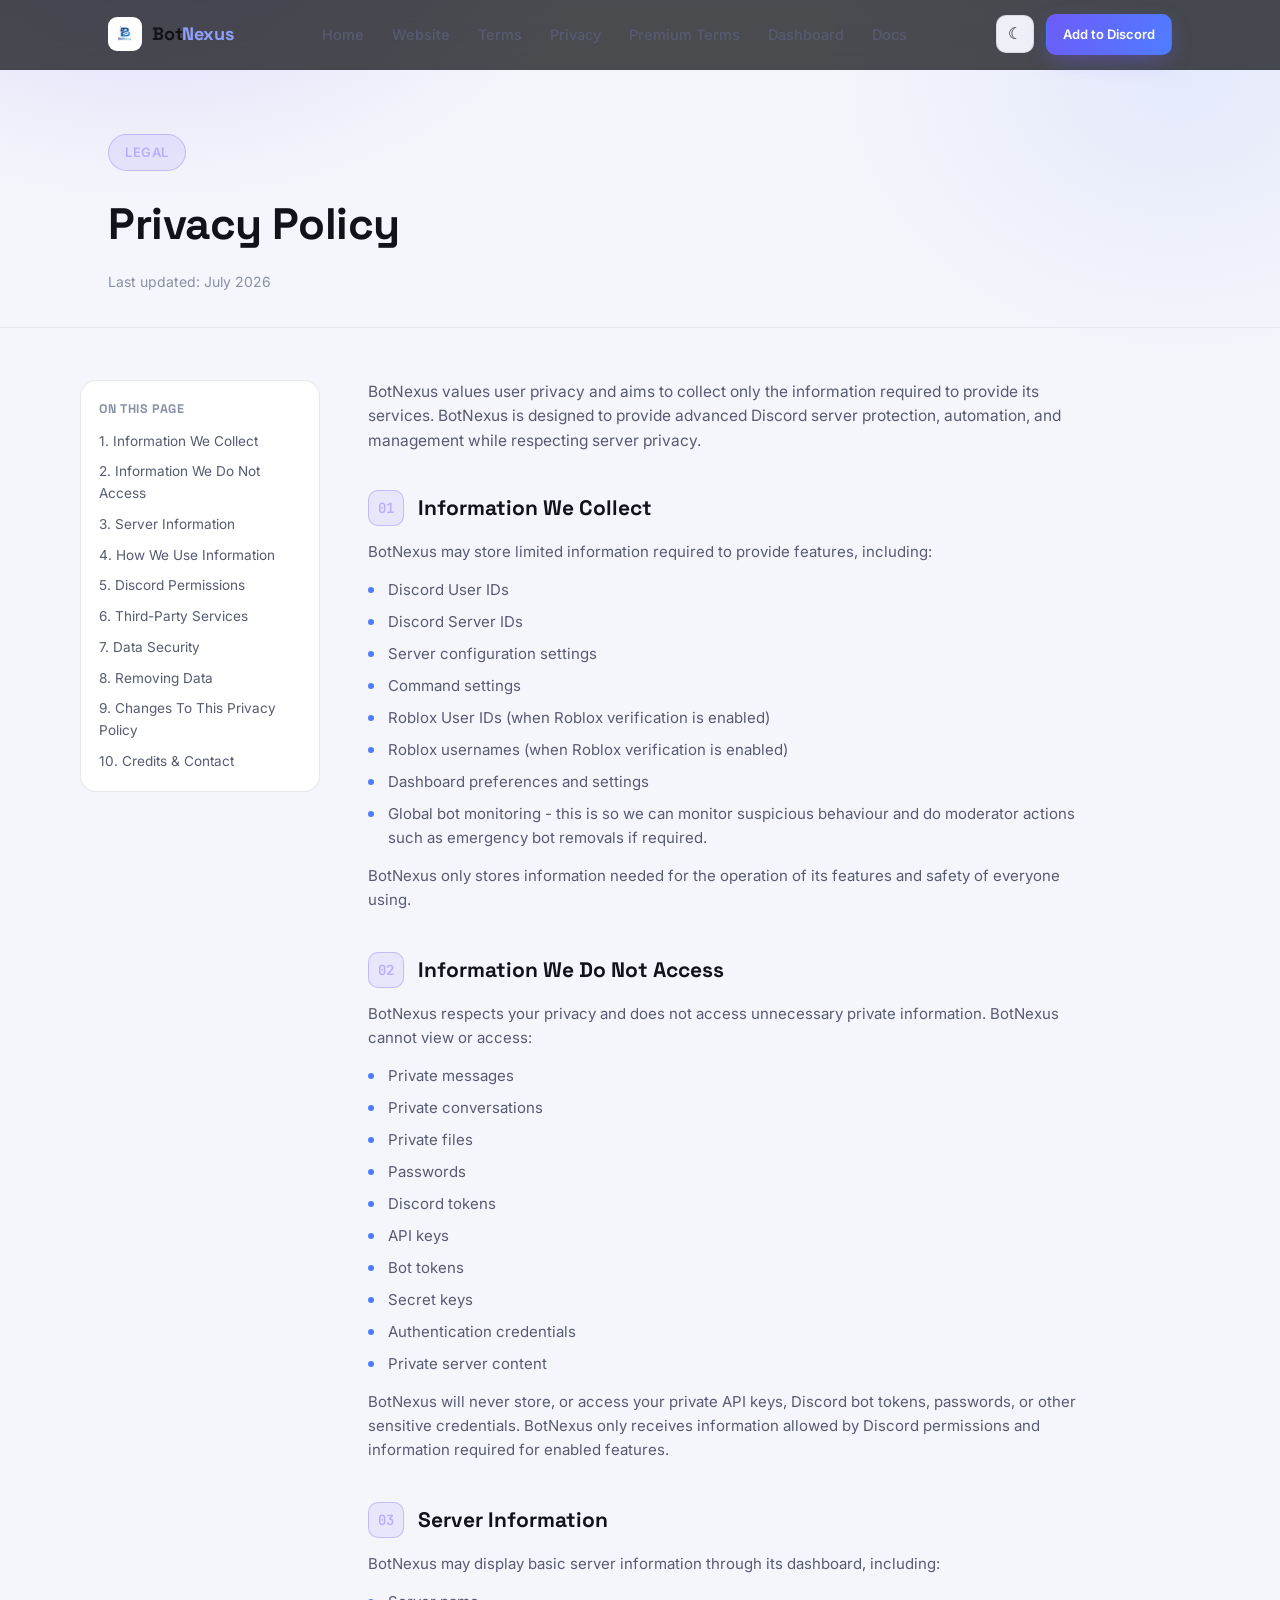
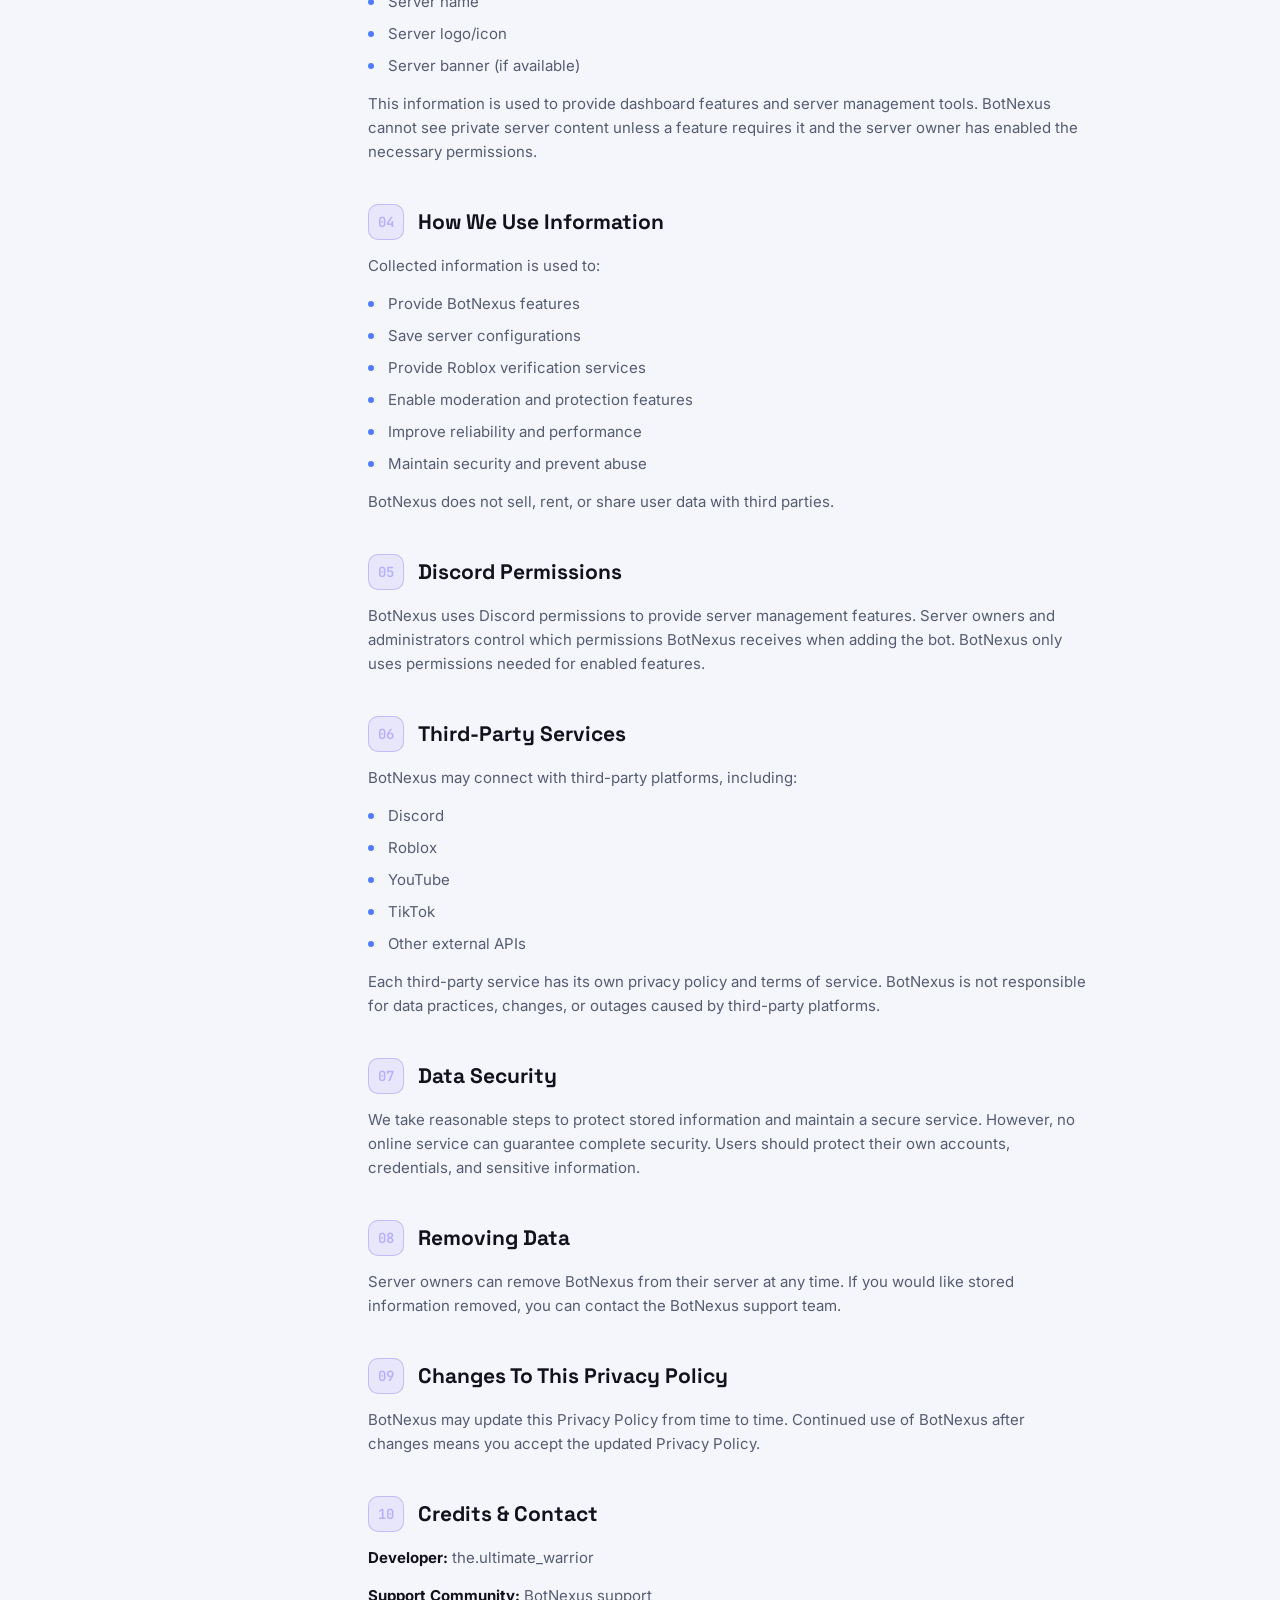
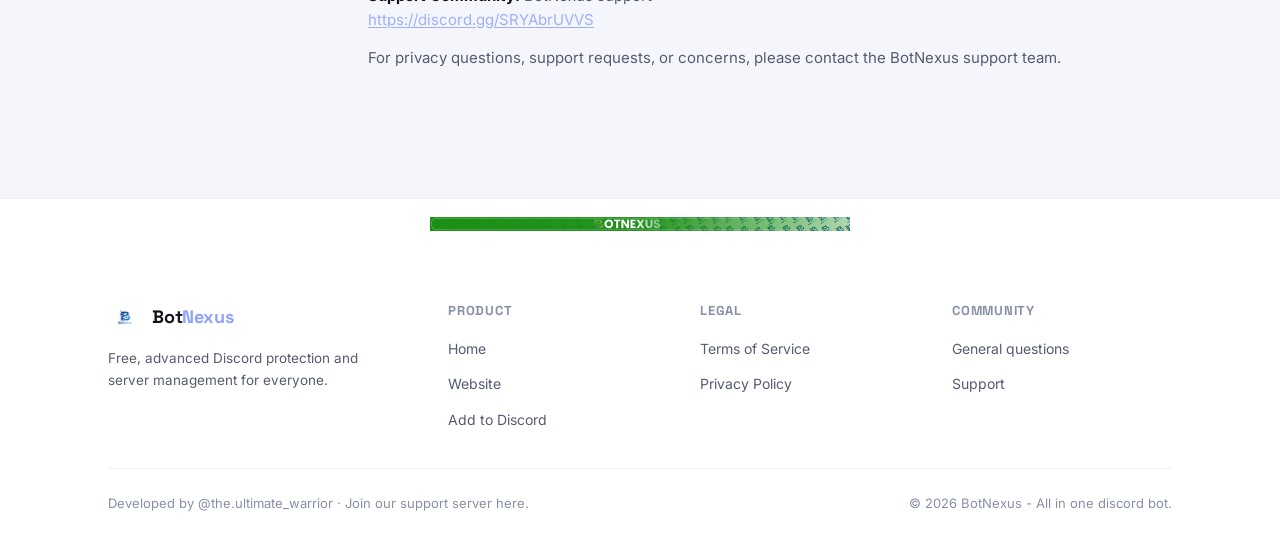
<file: privacy.html>
<!DOCTYPE html>
<html lang="en">
<head>
<meta charset="UTF-8">
<meta name="viewport" content="width=device-width, initial-scale=1.0">
<title>Privacy Policy — BotNexus</title>
<link rel="icon" href="[data-uri]">
<link rel="preconnect" href="https://fonts.googleapis.com">
<link href="https://fonts.googleapis.com/css2?family=Space+Grotesk:wght@500;600;700&family=Inter:wght@400;500;600;700&family=JetBrains+Mono:wght@400;500&display=swap" rel="stylesheet">
<style>
/* ============================================================
   BotNexus — shared styles
   Tokens: dark navy base, indigo/blue accent, condensed display type
   ============================================================ */

:root{
  --bg:            #08090d;
  --bg-alt:        #0c0e14;
  --surface:       #12141c;
  --surface-2:     #171a24;
  --border:        rgba(255,255,255,0.08);
  --border-soft:   rgba(255,255,255,0.05);

  --text:          #f2f3f8;
  --text-muted:    #9aa0b4;
  --text-faint:    #666c80;

  --accent:        #6d5bf9;
  --accent-2:      #4f7dff;
  --accent-grad:   linear-gradient(120deg, #6d5bf9 0%, #4f7dff 100%);
  --accent-soft:   rgba(109,91,249,0.14);
  --accent-line:   rgba(109,91,249,0.35);

  --amber:         #ffb454;
  --green:         #34d399;
  --red:           #f2777a;

  --radius-sm:     10px;
  --radius-md:     16px;
  --radius-lg:     22px;

  --font-display:  "Space Grotesk", "Inter", system-ui, sans-serif;
  --font-body:     "Inter", system-ui, sans-serif;
  --font-mono:     "JetBrains Mono", ui-monospace, monospace;
}

body.light{
  --bg:            #f5f6fb;
  --bg-alt:        #ffffff;
  --surface:       #ffffff;
  --surface-2:     #eef0f8;
  --border:        rgba(17,24,39,0.10);
  --border-soft:   rgba(17,24,39,0.06);

  --text:          #12131a;
  --text-muted:    #565b72;
  --text-faint:    #8890a6;

  --accent-soft:   rgba(109,91,249,0.10);
  --accent-line:   rgba(109,91,249,0.30);
}

*, *::before, *::after{ box-sizing: border-box; }

html{ scroll-behavior: smooth; }

body{
  margin:0;
  background: var(--bg);
  color: var(--text);
  font-family: var(--font-body);
  font-size: 16px;
  line-height: 1.6;
  -webkit-font-smoothing: antialiased;
}

/* subtle ambient backdrop */
body::before{
  content:"";
  position: fixed;
  inset: 0;
  z-index: -2;
  background:
    radial-gradient(700px 420px at 12% -5%, rgba(109,91,249,0.16), transparent 60%),
    radial-gradient(600px 500px at 92% 8%, rgba(79,125,255,0.10), transparent 60%),
    var(--bg);
}
body::after{
  content:"";
  position: fixed;
  inset:0;
  z-index:-1;
  background-image:
    linear-gradient(rgba(255,255,255,0.025) 1px, transparent 1px),
    linear-gradient(90deg, rgba(255,255,255,0.025) 1px, transparent 1px);
  background-size: 48px 48px;
  mask-image: radial-gradient(900px 600px at 50% 0%, black, transparent 75%);
}

a{ color: inherit; text-decoration: none; }
img{ max-width: 100%; display:block; }
ul{ margin:0; padding:0; }

.wrap{
  max-width: 1120px;
  margin: 0 auto;
  padding: 0 28px;
}

/* ---------- eyebrow / pill badge ---------- */
.pill{
  display:inline-flex;
  align-items:center;
  gap:8px;
  padding: 7px 16px;
  border-radius: 999px;
  background: var(--accent-soft);
  border: 1px solid var(--accent-line);
  color: #b7aeff;
  font-size: 13px;
  font-weight: 600;
  letter-spacing: 0.04em;
  text-transform: uppercase;
}

/* ---------- buttons ---------- */
.btn{
  display:inline-flex;
  align-items:center;
  justify-content:center;
  gap: 8px;
  padding: 13px 22px;
  border-radius: var(--radius-sm);
  font-family: var(--font-body);
  font-weight: 600;
  font-size: 15px;
  border: 1px solid transparent;
  cursor: pointer;
  transition: transform .15s ease, box-shadow .15s ease, background .15s ease, border-color .15s ease;
  white-space: nowrap;
}
.btn-primary{
  background: var(--accent-grad);
  color: #fff;
  box-shadow: 0 8px 24px -8px rgba(109,91,249,0.6);
}
.btn-primary:hover{ transform: translateY(-1px); box-shadow: 0 12px 28px -8px rgba(109,91,249,0.75); }

.btn-ghost{
  background: var(--surface-2);
  color: var(--text);
  border-color: var(--border);
}
.btn-ghost:hover{ border-color: rgba(255,255,255,0.2); background:#1c1f2b; }

.btn-sm{ padding: 9px 16px; font-size: 13px; }

/* ============================================================
   NAV
   ============================================================ */
.nav{
  position: sticky;
  top: 0;
  z-index: 50;
  backdrop-filter: blur(14px);
  background: rgba(8,9,13,0.72);
  border-bottom: 1px solid var(--border-soft);
}
.nav-inner{
  display:flex;
  align-items:center;
  justify-content:space-between;
  padding: 14px 28px;
  max-width: 1120px;
  margin: 0 auto;
}
.brand{
  display:flex;
  align-items:center;
  gap: 10px;
  font-family: var(--font-display);
  font-weight: 700;
  font-size: 18px;
  letter-spacing: -0.01em;
}
.brand img{
  width: 34px;
  height: 34px;
  border-radius: 9px;
  background: #fff;
  padding: 3px;
}
.brand .bn-b{ color: var(--text); }
.brand .bn-nexus{ color: #8ea1ff; }

.nav-links{
  display:flex;
  align-items:center;
  gap: 28px;
  font-size: 14.5px;
  font-weight: 500;
  color: var(--text-muted);
}
.nav-links a:hover{ color: var(--text); }
.nav-cta{ display:flex; align-items:center; gap:12px; }

.nav-toggle{
  display:none;
  align-items:center;
  justify-content:center;
  width:38px;
  height:38px;
  flex:0 0 auto;
  border-radius: var(--radius-sm);
  border:1px solid var(--border);
  background: var(--surface-2);
  color: var(--text);
  cursor:pointer;
}
.nav-toggle svg{ width:18px; height:18px; display:block; }

.theme-toggle{
  display:inline-flex;
  align-items:center;
  justify-content:center;
  width:38px;
  height:38px;
  flex:0 0 auto;
  border-radius: var(--radius-sm);
  border:1px solid var(--border);
  background: var(--surface-2);
  color: var(--text);
  font-size:16px;
  line-height:1;
  cursor:pointer;
  transition: border-color .15s ease, transform .15s ease;
}
.theme-toggle:hover{ border-color: var(--accent-line); transform: translateY(-1px); }

@media (max-width: 780px){
  .nav-inner{ flex-wrap: wrap; row-gap: 12px; position: relative; }
  .nav-toggle{ display:inline-flex; order: 2; margin-left: auto; }
  .nav-cta{ order: 3; }
  .nav-links{
    display:none;
    width:100%;
    order: 4;
    flex-direction: column;
    align-items: flex-start;
    gap: 0;
    border-top: 1px solid var(--border-soft);
    padding-top: 6px;
  }
  .nav-links a{ width:100%; padding: 12px 2px; border-top: 1px solid var(--border-soft); }
  .nav-links a:first-child{ border-top:none; }
  .nav.nav-open .nav-links{ display:flex; }
}

/* ============================================================
   HERO
   ============================================================ */
.hero{
  padding: 84px 0 56px;
}
.hero-inner{
  max-width: 760px;
}
.hero h1{
  font-family: var(--font-display);
  font-size: clamp(38px, 6vw, 58px);
  line-height: 1.06;
  letter-spacing: -0.02em;
  margin: 22px 0 20px;
  font-weight: 700;
}
.hero h1 .accent-text{
  background: var(--accent-grad);
  -webkit-background-clip: text;
  background-clip: text;
  color: transparent;
}
.hero p.lead{
  color: var(--text-muted);
  font-size: 17.5px;
  max-width: 560px;
  margin: 0 0 32px;
}
.hero-ctas{
  display:flex;
  gap: 14px;
  flex-wrap: wrap;
  margin-bottom: 40px;
}

/* stat row */
.stat-row{
  display:flex;
  gap: 0;
  flex-wrap: wrap;
  border: 1px solid var(--border);
  background: var(--surface);
  border-radius: var(--radius-md);
  overflow: hidden;
  margin-bottom: 28px;
}
.stat{
  flex: 1 1 140px;
  padding: 20px 24px;
  border-right: 1px solid var(--border);
}
.stat:last-child{ border-right: none; }
.stat .num{
  font-family: var(--font-display);
  font-size: 28px;
  font-weight: 700;
  color: var(--text);
  display:flex;
  align-items:baseline;
  gap: 6px;
}
.stat .num .dot{ width:8px; height:8px; border-radius:50%; background: var(--green); box-shadow: 0 0 10px var(--green); }
.stat .label{
  color: var(--text-faint);
  font-size: 13px;
  margin-top: 4px;
}

/* help card, styled after reference dashboard */
.help-card{
  border: 1px solid var(--border);
  background: var(--surface);
  border-radius: var(--radius-md);
  padding: 24px 26px;
}
.help-card h3{
  font-family: var(--font-display);
  font-size: 18px;
  margin: 0 0 8px;
}
.help-card p{
  color: var(--text-muted);
  font-size: 14.5px;
  margin: 0;
}
.help-card a.inline-link{
  color: #9cb0ff;
  font-weight: 600;
  text-decoration: underline;
  text-underline-offset: 2px;
}
.help-card .fine{
  display:block;
  margin-top: 14px;
  color: var(--text-faint);
  font-size: 12.5px;
}

/* ============================================================
   SECTION HEADER
   ============================================================ */
.section{ padding: 76px 0; }
.section-head{
  max-width: 620px;
  margin: 0 0 44px;
}
.section-head .pill{ margin-bottom: 18px; }
.section-head h2{
  font-family: var(--font-display);
  font-size: clamp(28px, 4vw, 36px);
  letter-spacing: -0.01em;
  margin: 0 0 12px;
  font-weight: 700;
}
.section-head p{
  color: var(--text-muted);
  font-size: 16px;
  margin: 0;
}

/* ============================================================
   MODULE GRID
   ============================================================ */
.module-grid{
  display: grid;
  grid-template-columns: repeat(3, 1fr);
  gap: 16px;
}
@media (max-width: 900px){ .module-grid{ grid-template-columns: repeat(2,1fr); } }
@media (max-width: 620px){ .module-grid{ grid-template-columns: 1fr; } }

.module-card{
  background: var(--surface);
  border: 1px solid var(--border);
  border-radius: var(--radius-md);
  padding: 22px;
  transition: border-color .15s ease, transform .15s ease, background .15s ease;
}
.module-card:hover{
  border-color: var(--accent-line);
  background: var(--surface-2);
  transform: translateY(-2px);
}
.module-icon{
  width: 42px;
  height: 42px;
  border-radius: 11px;
  background: var(--accent-soft);
  border: 1px solid var(--accent-line);
  display:flex;
  align-items:center;
  justify-content:center;
  font-size: 20px;
  margin-bottom: 14px;
}
.module-card h3{
  font-family: var(--font-display);
  font-size: 16.5px;
  margin: 0 0 6px;
  font-weight: 600;
}
.module-card p{
  color: var(--text-muted);
  font-size: 13.8px;
  margin: 0;
  line-height: 1.55;
}

/* ============================================================
   COMMAND CONSOLE
   ============================================================ */
.console{
  background: #0b0c11;
  border: 1px solid var(--border);
  border-radius: var(--radius-md);
  overflow: hidden;
}
.console-bar{
  display:flex;
  align-items:center;
  gap: 8px;
  padding: 12px 16px;
  border-bottom: 1px solid var(--border-soft);
  background: var(--surface);
}
.console-bar span{
  width: 10px; height:10px; border-radius:50%;
  background: #3a3d4a;
}
.console-bar span:nth-child(1){ background:#f2777a44; }
.console-bar span:nth-child(2){ background:#ffb45444; }
.console-bar span:nth-child(3){ background:#34d39944; }
.console-title{
  margin-left: 8px;
  font-family: var(--font-mono);
  font-size: 12.5px;
  color: var(--text-faint);
}
.console-body{
  padding: 22px 24px 26px;
  font-family: var(--font-mono);
  font-size: 14px;
  line-height: 2;
}
.console-body .cmd{ color: #8ea1ff; }
.console-body .arg{ color: var(--amber); }
.console-body .cmt{ color: var(--text-faint); margin-left: 10px; }

/* ============================================================
   CREDIT / STUDIO BANNER
   ============================================================ */
.credit-banner{
  border-radius: var(--radius-md);
  overflow: hidden;
  border: 1px solid var(--border);
}
.credit-banner img{ width:100%; height:auto; display:block; }

/* ============================================================
   FOOTER
   ============================================================ */
.footer-banner{
  width: 100%;
  display: flex;
  justify-content: center;
  align-items: center;
  background: var(--bg-alt);
  padding: 18px 24px;
  border-top: 1px solid var(--border-soft);
}
.footer-banner img{
  width: auto;
  max-width: 420px;
  height: auto;
  max-height: 42px;
  display: block;
  opacity: 0.92;
}
footer.site-footer{
  background: var(--bg-alt);
  padding: 52px 0 28px;
}
.footer-grid{
  display:grid;
  grid-template-columns: 1.4fr 1fr 1fr 1fr;
  gap: 32px;
  padding-bottom: 36px;
  border-bottom: 1px solid var(--border-soft);
}
@media (max-width: 780px){
  .footer-grid{ grid-template-columns: 1fr 1fr; }
}
.footer-brand .brand{ margin-bottom: 12px; }
.footer-brand p{
  color: var(--text-muted);
  font-size: 13.5px;
  max-width: 260px;
}
.footer-col h4{
  font-family: var(--font-display);
  font-size: 13px;
  text-transform: uppercase;
  letter-spacing: 0.06em;
  color: var(--text-faint);
  margin: 0 0 14px;
}
.footer-col ul{ list-style:none; display:flex; flex-direction:column; gap:10px; }
.footer-col a{
  color: var(--text-muted);
  font-size: 14px;
}
.footer-col a:hover{ color: var(--text); }
.footer-bottom{
  display:flex;
  align-items:center;
  justify-content:space-between;
  flex-wrap: wrap;
  gap: 12px;
  padding-top: 24px;
  color: var(--text-faint);
  font-size: 13px;
}

/* ============================================================
   LEGAL PAGES (Terms / Privacy)
   ============================================================ */
.legal-hero{
  padding: 64px 0 32px;
  border-bottom: 1px solid var(--border-soft);
}
.legal-hero h1{
  font-family: var(--font-display);
  font-size: clamp(32px, 5vw, 44px);
  margin: 18px 0 10px;
  letter-spacing: -0.01em;
}
.legal-hero .updated{
  color: var(--text-faint);
  font-size: 14px;
}
.legal-body{
  padding: 52px 0 88px;
  display:grid;
  grid-template-columns: 240px 1fr;
  gap: 48px;
  align-items: start;
}
@media (max-width: 860px){
  .legal-body{ grid-template-columns: 1fr; }
  .legal-toc{ display:none; }
}
.legal-toc{
  position: sticky;
  top: 96px;
  border: 1px solid var(--border);
  background: var(--surface);
  border-radius: var(--radius-md);
  padding: 18px;
}
.legal-toc h4{
  font-family: var(--font-display);
  font-size: 12.5px;
  text-transform: uppercase;
  letter-spacing: 0.05em;
  color: var(--text-faint);
  margin: 0 0 12px;
}
.legal-toc ul{ list-style:none; display:flex; flex-direction:column; gap:9px; }
.legal-toc a{
  font-size: 13.6px;
  color: var(--text-muted);
  display:block;
}
.legal-toc a:hover{ color: #b7aeff; }

.legal-content{
  max-width: 720px;
}
.legal-content section{
  margin-bottom: 40px;
  scroll-margin-top: 96px;
}
.legal-content h2{
  font-family: var(--font-display);
  font-size: 21px;
  margin: 0 0 14px;
  display:flex;
  align-items:center;
  gap: 14px;
}
.legal-content h2 .num{
  display: inline-flex;
  align-items: center;
  justify-content: center;
  width: 36px;
  height: 36px;
  flex-shrink: 0;
  border-radius: 10px;
  background: var(--accent-soft);
  border: 1px solid var(--accent-line);
  color: #b7aeff;
  font-family: var(--font-mono);
  font-size: 14px;
  font-weight: 600;
}
.legal-content p{
  color: var(--text-muted);
  font-size: 15px;
  margin: 0 0 14px;
}
.legal-content ul{
  list-style: none;
  display:flex;
  flex-direction: column;
  gap: 8px;
  margin: 0 0 14px;
  padding: 0;
}
.legal-content ul li{
  color: var(--text-muted);
  font-size: 15px;
  padding-left: 20px;
  position: relative;
}
.legal-content ul li::before{
  content:"";
  position:absolute;
  left:0; top: 9px;
  width:6px; height:6px;
  border-radius:50%;
  background: var(--accent-2);
}
.legal-content code, .legal-content pre{
  font-family: var(--font-mono);
  background: #0b0c11;
  border: 1px solid var(--border);
  border-radius: 8px;
  color: #8ea1ff;
}
.legal-content code{ padding: 2px 7px; font-size: 13.5px; }
.legal-content pre{
  padding: 14px 16px;
  margin: 0 0 14px;
  overflow-x: auto;
  font-size: 13.5px;
}
.legal-content blockquote{
  margin: 0 0 14px;
  padding: 14px 18px;
  border-left: 3px solid var(--accent);
  background: var(--accent-soft);
  border-radius: 0 10px 10px 0;
  color: #dcd9ff;
  font-size: 14.5px;
  font-style: italic;
}
.legal-content a{
  color: #9cb0ff;
  text-decoration: underline;
  text-underline-offset: 2px;
}
.legal-content strong{ color: var(--text); }

</style>
</head>
<body>

<nav class="nav">
  <div class="nav-inner">
    <a href="index.html" class="brand">
      <img src="[data-uri]" alt="BotNexus logo">
      <span><span class="bn-b">Bot</span><span class="bn-nexus">Nexus</span></span>
    </a>
    <button class="nav-toggle" id="navToggle" type="button" aria-expanded="false" aria-controls="navLinks" aria-label="Toggle navigation menu">
      <svg viewBox="0 0 24 24" fill="none" stroke="currentColor" stroke-width="2" stroke-linecap="round"><line x1="4" y1="7" x2="20" y2="7"/><line x1="4" y1="12" x2="20" y2="12"/><line x1="4" y1="17" x2="20" y2="17"/></svg>
    </button>
    <div class="nav-links" id="navLinks">
      <a href="index.html">Home</a>
      <a href="https://botnexus-26.github.io" target="_blank" rel="noopener">Website</a>
      <a href="/terms">Terms</a>
      <a href="/privacy">Privacy</a>
      <a href="premium-terms.html">Premium Terms</a>
      <a href="https://botnexus-26.github.io/dashboard">Dashboard</a>
      <a href="https://botnexus-26.github.io">Docs</a>
    </div>
    <div class="nav-cta">
      <button class="theme-toggle" id="themeToggle" type="button" aria-pressed="false" aria-label="Switch to light theme">☀</button>
      <a href="https://discord.com/oauth2/authorize?client_id=1522289525378908244&permissions=8&integration_type=0&scope=bot+applications.commands" target="_blank" rel="noopener" class="btn btn-primary btn-sm">Add to Discord</a>
    </div>
  </div>
</nav>

<header class="legal-hero">
  <div class="wrap">
    <span class="pill">Legal</span>
    <h1>Privacy Policy</h1>
    <span class="updated">Last updated: July 2026</span>
  </div>
</header>

<div class="wrap legal-body">

  <aside class="legal-toc">
    <h4>On this page</h4>
    <ul>
      <li><a href="#collect">1. Information We Collect</a></li>
      <li><a href="#no-access">2. Information We Do Not Access</a></li>
      <li><a href="#server-info">3. Server Information</a></li>
      <li><a href="#use">4. How We Use Information</a></li>
      <li><a href="#permissions">5. Discord Permissions</a></li>
      <li><a href="#third-party">6. Third-Party Services</a></li>
      <li><a href="#security">7. Data Security</a></li>
      <li><a href="#removing">8. Removing Data</a></li>
      <li><a href="#changes">9. Changes To This Privacy Policy</a></li>
      <li><a href="#credits">10. Credits &amp; Contact</a></li>
    </ul>
  </aside>

  <div class="legal-content">
    <p style="font-size:15.5px; color:var(--text-muted); margin-bottom:36px;">BotNexus values user privacy and aims to collect only the information required to provide its services. BotNexus is designed to provide advanced Discord server protection, automation, and management while respecting server privacy.</p>

    <section id="collect">
      <h2><span class="num">01</span> Information We Collect</h2>
      <p>BotNexus may store limited information required to provide features, including:</p>
      <ul>
        <li>Discord User IDs</li>
        <li>Discord Server IDs</li>
        <li>Server configuration settings</li>
        <li>Command settings</li>
        <li>Roblox User IDs (when Roblox verification is enabled)</li>
        <li>Roblox usernames (when Roblox verification is enabled)</li>
        <li>Dashboard preferences and settings</li>
        <li>Global bot monitoring - this is so we can monitor suspicious behaviour and do moderator actions such as emergency bot removals if required.</li>
      </ul>
      <p>BotNexus only stores information needed for the operation of its features and safety of everyone using.</p>
    </section>

    <section id="no-access">
      <h2><span class="num">02</span> Information We Do Not Access</h2>
      <p>BotNexus respects your privacy and does not access unnecessary private information. BotNexus cannot view or access:</p>
      <ul>
        <li>Private messages</li>
        <li>Private conversations</li>
        <li>Private files</li>
        <li>Passwords</li>
        <li>Discord tokens</li>
        <li>API keys</li>
        <li>Bot tokens</li>
        <li>Secret keys</li>
        <li>Authentication credentials</li>
        <li>Private server content</li>
      </ul>
      <p>BotNexus will never store, or access your private API keys, Discord bot tokens, passwords, or other sensitive credentials. BotNexus only receives information allowed by Discord permissions and information required for enabled features.</p>
    </section>

    <section id="server-info">
      <h2><span class="num">03</span> Server Information</h2>
      <p>BotNexus may display basic server information through its dashboard, including:</p>
      <ul>
        <li>Server name</li>
        <li>Server logo/icon</li>
        <li>Server banner (if available)</li>
      </ul>
      <p>This information is used to provide dashboard features and server management tools. BotNexus cannot see private server content unless a feature requires it and the server owner has enabled the necessary permissions.</p>
    </section>

    <section id="use">
      <h2><span class="num">04</span> How We Use Information</h2>
      <p>Collected information is used to:</p>
      <ul>
        <li>Provide BotNexus features</li>
        <li>Save server configurations</li>
        <li>Provide Roblox verification services</li>
        <li>Enable moderation and protection features</li>
        <li>Improve reliability and performance</li>
        <li>Maintain security and prevent abuse</li>
      </ul>
      <p>BotNexus does not sell, rent, or share user data with third parties.</p>
    </section>

    <section id="permissions">
      <h2><span class="num">05</span> Discord Permissions</h2>
      <p>BotNexus uses Discord permissions to provide server management features. Server owners and administrators control which permissions BotNexus receives when adding the bot. BotNexus only uses permissions needed for enabled features.</p>
    </section>

    <section id="third-party">
      <h2><span class="num">06</span> Third-Party Services</h2>
      <p>BotNexus may connect with third-party platforms, including:</p>
      <ul>
        <li>Discord</li>
        <li>Roblox</li>
        <li>YouTube</li>
        <li>TikTok</li>
        <li>Other external APIs</li>
      </ul>
      <p>Each third-party service has its own privacy policy and terms of service. BotNexus is not responsible for data practices, changes, or outages caused by third-party platforms.</p>
    </section>

    <section id="security">
      <h2><span class="num">07</span> Data Security</h2>
      <p>We take reasonable steps to protect stored information and maintain a secure service. However, no online service can guarantee complete security. Users should protect their own accounts, credentials, and sensitive information.</p>
    </section>

    <section id="removing">
      <h2><span class="num">08</span> Removing Data</h2>
      <p>Server owners can remove BotNexus from their server at any time. If you would like stored information removed, you can contact the BotNexus support team.</p>
    </section>

    <section id="changes">
      <h2><span class="num">09</span> Changes To This Privacy Policy</h2>
      <p>BotNexus may update this Privacy Policy from time to time. Continued use of BotNexus after changes means you accept the updated Privacy Policy.</p>
    </section>

    <section id="credits">
      <h2><span class="num">10</span> Credits &amp; Contact</h2>
      <p><strong>Developer:</strong> the.ultimate_warrior</p>
      <p><strong>Support Community:</strong> BotNexus support<br>
      <a href="https://discord.gg/SRYAbrUVVS" target="_blank" rel="noopener">https://discord.gg/SRYAbrUVVS</a></p>
      <p>For privacy questions, support requests, or concerns, please contact the BotNexus support team.</p>
    </section>
  </div>
</div>

<div class="footer-banner">
  <img src="[data-uri]" alt="">
</div>

<footer class="site-footer">
  <div class="wrap">
    <div class="footer-grid">
      <div class="footer-brand">
        <a href="index.html" class="brand">
          <img src="[data-uri]" alt="BotNexus logo">
          <span><span class="bn-b">Bot</span><span class="bn-nexus">Nexus</span></span>
        </a>
        <p>Free, advanced Discord protection and server management for everyone.</p>
      </div>
      <div class="footer-col">
        <h4>Product</h4>
        <ul>
          <li><a href="index.html">Home</a></li>
          <li><a href="https://botnexus-26.github.io" target="_blank" rel="noopener">Website</a></li>
          <li><a href="https://discord.com/oauth2/authorize?client_id=1522289525378908244&permissions=8&integration_type=0&scope=bot+applications.commands" target="_blank" rel="noopener">Add to Discord</a></li>
        </ul>
      </div>
      <div class="footer-col">
        <h4>Legal</h4>
        <ul>
          <li><a href="/terms">Terms of Service</a></li>
          <li><a href="/privacy">Privacy Policy</a></li>
        </ul>
      </div>
      <div class="footer-col">
        <h4>Community</h4>
        <ul>
          <li><a href="https://discord.gg/SRYAbrUVVS" target="_blank" rel="noopener">General questions</a></li>
          <li><a href="https://discord.gg/SRYAbrUVVS" target="_blank" rel="noopener">Support</a></li>
        </ul>
      </div>
    </div>
    <div class="footer-bottom">
      <span>Developed by @the.ultimate_warrior · Join our support server <a href="https://discord.gg/SRYAbrUVVS">here</a>.</span>
      <span>© 2026 BotNexus - All in one discord bot.</span>
    </div>
  </div>
</footer>


<script>
(function(){
  var themeToggle = document.getElementById("themeToggle");
  var savedTheme = null;
  try { savedTheme = localStorage.getItem("theme"); } catch(e) {}
  var initialTheme = savedTheme ||
    ((window.matchMedia && window.matchMedia("(prefers-color-scheme: light)").matches) ? "light" : "dark");

  function applyTheme(theme){
    var isLight = theme === "light";
    document.body.classList.toggle("light", isLight);
    if (!themeToggle) return;
    themeToggle.setAttribute("aria-pressed", String(isLight));
    themeToggle.setAttribute("aria-label", isLight ? "Switch to dark theme" : "Switch to light theme");
    themeToggle.textContent = isLight ? "\u263E" : "\u2600";
  }
  applyTheme(initialTheme);

  if (themeToggle) {
    themeToggle.addEventListener("click", function(){
      var nextTheme = document.body.classList.contains("light") ? "dark" : "light";
      applyTheme(nextTheme);
      try { localStorage.setItem("theme", nextTheme); } catch(e) {}
    });
  }

  var navToggle = document.getElementById("navToggle");
  var nav = document.querySelector(".nav");
  if (navToggle && nav) {
    navToggle.addEventListener("click", function(){
      var isOpen = nav.classList.toggle("nav-open");
      navToggle.setAttribute("aria-expanded", String(isOpen));
    });
  }
})();
</script>
</body>
</html>
</file>
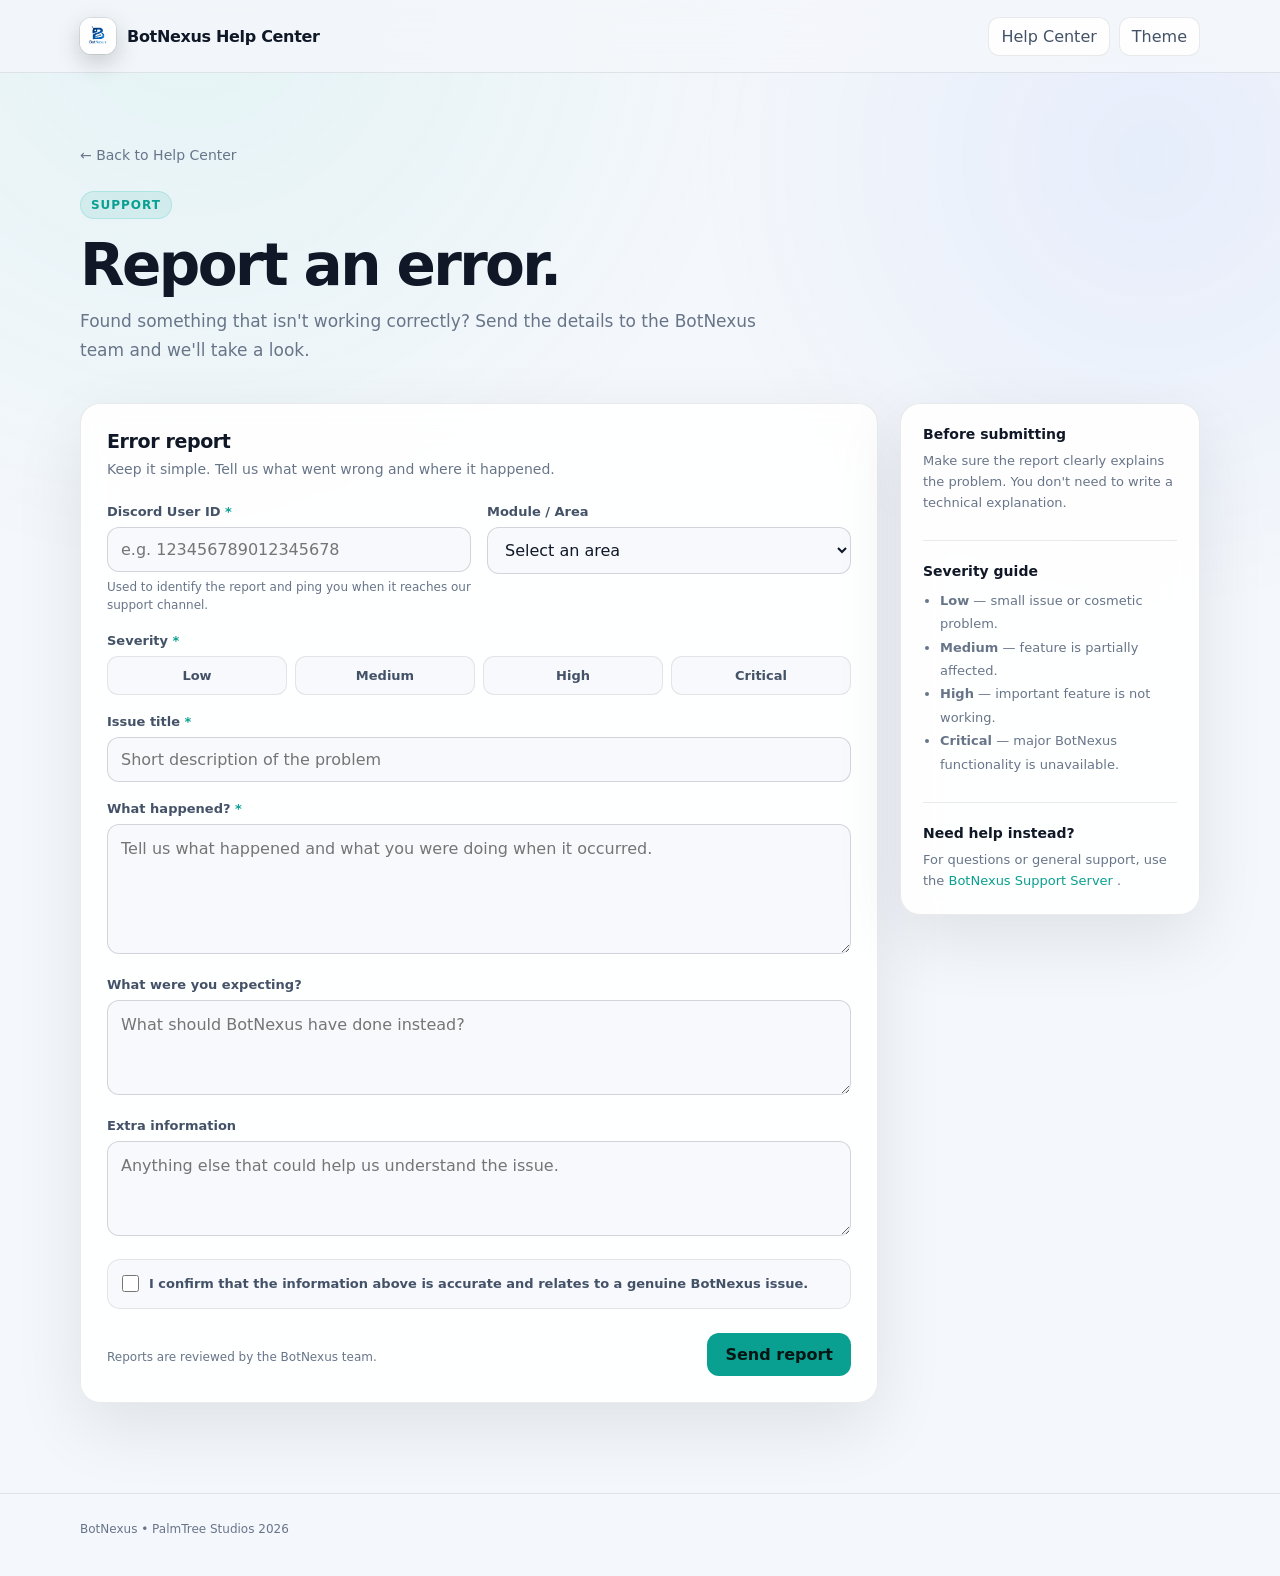
<file: report-error.html>
<!DOCTYPE html>
<html lang="en">
<head>
    <meta charset="UTF-8">
    <meta name="viewport" content="width=device-width, initial-scale=1.0">

    <title>Report an Error • BotNexus Help Center</title>
    <meta
        name="description"
        content="Report an issue with BotNexus to the support team."
    >

    <script>
        (() => {
            const saved = localStorage.getItem('botnexus-theme');

            if (
                saved === 'light' ||
                (
                    !saved &&
                    window.matchMedia &&
                    window.matchMedia('(prefers-color-scheme: light)').matches
                )
            ) {
                document.documentElement.dataset.theme = 'light';
            } else {
                document.documentElement.dataset.theme = 'dark';
            }
        })();
    </script>

    <style>
        :root {
            color-scheme: dark;

            --bg: #07111f;
            --bg-soft: #0b1728;
            --panel: rgba(13, 27, 46, 0.86);
            --panel-strong: #0e1c30;
            --border: rgba(148, 163, 184, 0.14);
            --border-strong: rgba(148, 163, 184, 0.22);

            --text: #f4f7fb;
            --muted: #93a4b8;
            --muted-strong: #b8c5d5;

            --accent: #21c7b7;
            --accent-soft: rgba(33, 199, 183, 0.12);

            --danger: #ff5d6c;
            --warning: #f5c451;

            --input: rgba(6, 15, 28, 0.75);
            --shadow: 0 24px 80px rgba(0, 0, 0, 0.32);

            --radius: 20px;
        }

        html[data-theme="light"] {
            color-scheme: light;

            --bg: #f4f7fb;
            --bg-soft: #ffffff;
            --panel: rgba(255, 255, 255, 0.9);
            --panel-strong: #ffffff;
            --border: rgba(15, 23, 42, 0.09);
            --border-strong: rgba(15, 23, 42, 0.16);

            --text: #101827;
            --muted: #687589;
            --muted-strong: #445268;

            --accent: #099f91;
            --accent-soft: rgba(9, 159, 145, 0.1);

            --danger: #dc3545;
            --warning: #bd8500;

            --input: #f7f9fc;
            --shadow: 0 24px 70px rgba(15, 23, 42, 0.09);
        }

        * {
            box-sizing: border-box;
        }

        html {
            scroll-behavior: smooth;
        }

        body {
            margin: 0;
            min-height: 100vh;
            font-family:
                Inter,
                ui-sans-serif,
                system-ui,
                -apple-system,
                BlinkMacSystemFont,
                "Segoe UI",
                sans-serif;

            background:
                radial-gradient(
                    circle at 15% 0%,
                    rgba(33, 199, 183, 0.08),
                    transparent 30%
                ),
                radial-gradient(
                    circle at 90% 10%,
                    rgba(46, 112, 255, 0.07),
                    transparent 25%
                ),
                var(--bg);

            color: var(--text);
        }

        a {
            color: inherit;
            text-decoration: none;
        }

        button,
        input,
        textarea,
        select {
            font: inherit;
        }

        .shell {
            width: min(1120px, calc(100% - 32px));
            margin: 0 auto;
        }

        header {
            position: sticky;
            top: 0;
            z-index: 20;

            border-bottom: 1px solid var(--border);

            background:
                color-mix(in srgb, var(--bg) 82%, transparent);

            backdrop-filter: blur(18px);
        }

        .nav {
            min-height: 72px;

            display: flex;
            align-items: center;
            justify-content: space-between;
            gap: 20px;
        }

        .brand {
            display: flex;
            align-items: center;
            gap: 11px;

            font-weight: 800;
            letter-spacing: -0.02em;
        }

        .brand-mark {
            width: 36px;
            height: 36px;

            border-radius: 11px;

            object-fit: cover;

            box-shadow:
                0 0 0 1px var(--border),
                0 8px 24px rgba(0, 0, 0, 0.2);
        }

        .nav-actions {
            display: flex;
            align-items: center;
            gap: 9px;
        }

        .nav-link,
        .theme-toggle {
            border: 1px solid var(--border);
            background: var(--panel);

            color: var(--muted-strong);

            border-radius: 11px;

            padding: 9px 12px;

            cursor: pointer;

            transition:
                border-color .18s ease,
                color .18s ease,
                transform .18s ease,
                background .18s ease;
        }

        .nav-link:hover,
        .theme-toggle:hover {
            color: var(--text);
            border-color: var(--border-strong);
            transform: translateY(-1px);
        }

        main {
            padding: 72px 0 90px;
        }

        .back {
            display: inline-flex;
            align-items: center;
            gap: 7px;

            margin-bottom: 28px;

            color: var(--muted);

            font-size: 14px;
        }

        .back:hover {
            color: var(--text);
        }

        .hero {
            max-width: 760px;
            margin-bottom: 38px;
        }

        .eyebrow {
            display: inline-flex;
            align-items: center;

            padding: 6px 10px;

            border: 1px solid rgba(33, 199, 183, 0.2);
            border-radius: 999px;

            background: var(--accent-soft);

            color: var(--accent);

            font-size: 12px;
            font-weight: 800;
            letter-spacing: .08em;
            text-transform: uppercase;
        }

        h1 {
            margin: 18px 0 13px;

            font-size: clamp(36px, 6vw, 58px);
            line-height: .98;
            letter-spacing: -0.045em;
        }

        .hero p {
            margin: 0;

            max-width: 690px;

            color: var(--muted);

            font-size: 17px;
            line-height: 1.7;
        }

        .layout {
            display: grid;
            grid-template-columns: minmax(0, 1fr) 300px;
            gap: 22px;
            align-items: start;
        }

        .card {
            border: 1px solid var(--border);

            border-radius: var(--radius);

            background: var(--panel);

            box-shadow: var(--shadow);

            backdrop-filter: blur(16px);
        }

        .form-card {
            padding: 26px;
        }

        .side-card {
            padding: 22px;
        }

        .card-title {
            margin: 0 0 6px;

            font-size: 19px;
            letter-spacing: -0.02em;
        }

        .card-description {
            margin: 0 0 24px;

            color: var(--muted);

            font-size: 14px;
            line-height: 1.6;
        }

        .field {
            margin-bottom: 19px;
        }

        .field:last-child {
            margin-bottom: 0;
        }

        label {
            display: block;

            margin-bottom: 8px;

            font-size: 13px;
            font-weight: 750;

            color: var(--muted-strong);
        }

        .required {
            color: var(--accent);
        }

        input,
        textarea,
        select {
            width: 100%;

            border: 1px solid var(--border-strong);
            border-radius: 12px;

            background: var(--input);

            color: var(--text);

            padding: 12px 13px;

            outline: none;

            transition:
                border-color .18s ease,
                box-shadow .18s ease,
                background .18s ease;
        }

        input:focus,
        textarea:focus,
        select:focus {
            border-color: rgba(33, 199, 183, 0.55);

            box-shadow:
                0 0 0 3px rgba(33, 199, 183, 0.09);
        }

        textarea {
            min-height: 130px;
            resize: vertical;
            line-height: 1.55;
        }

        .small-textarea {
            min-height: 95px;
        }

        .field-help {
            margin-top: 6px;

            color: var(--muted);

            font-size: 12px;
            line-height: 1.5;
        }

        .grid {
            display: grid;
            grid-template-columns: 1fr 1fr;
            gap: 16px;
        }

        .severity {
            display: grid;
            grid-template-columns: repeat(4, 1fr);
            gap: 8px;
        }

        .severity input {
            position: absolute;
            opacity: 0;
            pointer-events: none;
        }

        .severity label {
            margin: 0;

            padding: 11px 8px;

            border: 1px solid var(--border);
            border-radius: 11px;

            background: var(--input);

            text-align: center;

            cursor: pointer;

            transition: .18s ease;
        }

        .severity label:hover {
            border-color: var(--border-strong);
        }

        .severity input:checked + label {
            border-color: rgba(33, 199, 183, 0.55);
            background: var(--accent-soft);
            color: var(--accent);
        }

        .confirm {
            display: flex;
            align-items: flex-start;
            gap: 10px;

            margin-top: 4px;

            padding: 14px;

            border: 1px solid var(--border);
            border-radius: 13px;

            background: var(--input);
        }

        .confirm input {
            width: 17px;
            height: 17px;

            margin: 1px 0 0;

            accent-color: var(--accent);
        }

        .confirm label {
            margin: 0;

            font-size: 13px;
            line-height: 1.5;

            cursor: pointer;
        }

        .submit-row {
            display: flex;
            align-items: center;
            justify-content: space-between;
            gap: 14px;

            margin-top: 24px;
        }

        .submit {
            border: 0;

            border-radius: 12px;

            padding: 12px 18px;

            background: var(--accent);
            color: #041514;

            font-weight: 850;

            cursor: pointer;

            transition:
                transform .18s ease,
                opacity .18s ease;
        }

        .submit:hover {
            transform: translateY(-1px);
        }

        .submit:disabled {
            opacity: .55;
            cursor: not-allowed;
            transform: none;
        }

        .status {
            display: none;

            padding: 12px 14px;

            border-radius: 12px;

            font-size: 13px;
            line-height: 1.5;
        }

        .status.show {
            display: block;
        }

        .status.success {
            border: 1px solid rgba(33, 199, 183, .25);
            background: rgba(33, 199, 183, .09);
            color: var(--accent);
        }

        .status.error {
            border: 1px solid rgba(255, 93, 108, .25);
            background: rgba(255, 93, 108, .08);
            color: var(--danger);
        }

        .side-section + .side-section {
            margin-top: 26px;
            padding-top: 22px;
            border-top: 1px solid var(--border);
        }

        .side-title {
            margin: 0 0 8px;

            font-size: 14px;
            font-weight: 800;
        }

        .side-text {
            margin: 0;

            color: var(--muted);

            font-size: 13px;
            line-height: 1.65;
        }

        .side-list {
            margin: 10px 0 0;
            padding-left: 17px;

            color: var(--muted);

            font-size: 13px;
            line-height: 1.8;
        }

        .hidden-field {
            position: absolute !important;
            left: -10000px !important;
            top: auto !important;

            width: 1px !important;
            height: 1px !important;

            overflow: hidden !important;
        }

        footer {
            padding: 28px 0 40px;

            border-top: 1px solid var(--border);

            color: var(--muted);

            font-size: 12px;
        }

        @media (max-width: 820px) {
            .layout {
                grid-template-columns: 1fr;
            }

            .side-card {
                order: -1;
            }
        }

        @media (max-width: 620px) {
            .shell {
                width: min(100% - 22px, 1120px);
            }

            .nav {
                min-height: 64px;
            }

            .nav-link {
                display: none;
            }

            main {
                padding-top: 48px;
            }

            .grid {
                grid-template-columns: 1fr;
            }

            .severity {
                grid-template-columns: 1fr 1fr;
            }

            .form-card {
                padding: 19px;
            }

            .submit-row {
                align-items: stretch;
                flex-direction: column;
            }

            .submit {
                width: 100%;
            }
        }
    </style>
<script src="/config.js"></script>
</head>

<body>

<header>
    <div class="shell nav">

        <a class="brand" href="/help-center">
            <img
                class="brand-mark"
                src="/favicon.png"
                alt="BotNexus"
            >

            <span>BotNexus Help Center</span>
        </a>

        <div class="nav-actions">

            <a class="nav-link" href="/help-center">
                Help Center
            </a>

            <button
                class="theme-toggle"
                id="themeToggle"
                type="button"
                aria-label="Toggle theme"
            >
                Theme
            </button>

        </div>

    </div>
</header>

<main>
    <div class="shell">

        <a class="back" href="/help-center">
            ← Back to Help Center
        </a>

        <section class="hero">

            <span class="eyebrow">
                Support
            </span>

            <h1>
                Report an error.
            </h1>

            <p>
                Found something that isn't working correctly?
                Send the details to the BotNexus team and we'll take a look.
            </p>

        </section>

        <div class="layout">

            <section class="card form-card">

                <h2 class="card-title">
                    Error report
                </h2>

                <p class="card-description">
                    Keep it simple. Tell us what went wrong and where it happened.
                </p>

                <form id="reportForm">

                    <!-- Honeypot -->
                    <div
                        class="hidden-field"
                        aria-hidden="true"
                    >

                        <label for="website">
                            Website
                        </label>

                        <input
                            id="website"
                            name="website"
                            type="text"
                            autocomplete="off"
                            tabindex="-1"
                        >

                    </div>

                    <div class="grid">

                        <div class="field">

                            <label for="discord">
                                Discord User ID
                                <span class="required">*</span>
                            </label>

                            <input
                                id="discord"
                                name="discord"
                                type="text"
                                inputmode="numeric"
                                placeholder="e.g. 123456789012345678"
                                maxlength="20"
                                pattern="[0-9]{17,20}"
                                required
                            >

                            <div class="field-help">
                                Used to identify the report and ping you when it reaches our support channel.
                            </div>

                        </div>

                        <div class="field">

                            <label for="module">
                                Module / Area
                            </label>

                            <select
                                id="module"
                                name="module"
                            >

                                <option value="">
                                    Select an area
                                </option>

                                <option value="Dashboard">
                                    Dashboard
                                </option>

                                <option value="Verification">
                                    Verification
                                </option>

                                <option value="Tickets">
                                    Tickets
                                </option>

                                <option value="Security">
                                    Security
                                </option>

                                <option value="Moderation">
                                    Moderation
                                </option>

                                <option value="Sessions">
                                    Sessions
                                </option>

                                <option value="Welcomer">
                                    Welcomer
                                </option>

                                <option value="Suggestions">
                                    Suggestions
                                </option>

                                <option value="Website">
                                    Website
                                </option>

                                <option value="Other">
                                    Other
                                </option>

                            </select>

                        </div>

                    </div>

                    <div class="field">

                        <label>
                            Severity
                            <span class="required">*</span>
                        </label>

                        <div class="severity">

                            <div>
                                <input
                                    id="severity-low"
                                    name="severity"
                                    type="radio"
                                    value="low"
                                    required
                                >

                                <label for="severity-low">
                                    Low
                                </label>
                            </div>

                            <div>
                                <input
                                    id="severity-medium"
                                    name="severity"
                                    type="radio"
                                    value="medium"
                                >

                                <label for="severity-medium">
                                    Medium
                                </label>
                            </div>

                            <div>
                                <input
                                    id="severity-high"
                                    name="severity"
                                    type="radio"
                                    value="high"
                                >

                                <label for="severity-high">
                                    High
                                </label>
                            </div>

                            <div>
                                <input
                                    id="severity-critical"
                                    name="severity"
                                    type="radio"
                                    value="critical"
                                >

                                <label for="severity-critical">
                                    Critical
                                </label>
                            </div>

                        </div>

                    </div>

                    <div class="field">

                        <label for="title">
                            Issue title
                            <span class="required">*</span>
                        </label>

                        <input
                            id="title"
                            name="title"
                            type="text"
                            placeholder="Short description of the problem"
                            maxlength="120"
                            required
                        >

                    </div>

                    <div class="field">

                        <label for="description">
                            What happened?
                            <span class="required">*</span>
                        </label>

                        <textarea
                            id="description"
                            name="description"
                            placeholder="Tell us what happened and what you were doing when it occurred."
                            maxlength="3000"
                            required
                        ></textarea>

                    </div>

                    <div class="field">

                        <label for="expected">
                            What were you expecting?
                        </label>

                        <textarea
                            id="expected"
                            name="expected"
                            class="small-textarea"
                            placeholder="What should BotNexus have done instead?"
                            maxlength="1500"
                        ></textarea>

                    </div>

                    <div class="field">

                        <label for="actual">
                            Extra information
                        </label>

                        <textarea
                            id="actual"
                            name="actual"
                            class="small-textarea"
                            placeholder="Anything else that could help us understand the issue."
                            maxlength="1500"
                        ></textarea>

                    </div>

                    <div class="confirm">

                        <input
                            id="confirmed"
                            name="confirmed"
                            type="checkbox"
                            value="true"
                            required
                        >

                        <label for="confirmed">
                            I confirm that the information above is accurate and relates to a genuine BotNexus issue.
                        </label>

                    </div>

                    <div
                        id="formStatus"
                        class="status"
                        role="status"
                        aria-live="polite"
                    ></div>

                    <div class="submit-row">

                        <span class="field-help">
                            Reports are reviewed by the BotNexus team.
                        </span>

                        <button
                            class="submit"
                            id="submitButton"
                            type="submit"
                        >
                            Send report
                        </button>

                    </div>

                </form>

            </section>

            <aside class="card side-card">

                <div class="side-section">

                    <h3 class="side-title">
                        Before submitting
                    </h3>

                    <p class="side-text">
                        Make sure the report clearly explains the problem.
                        You don't need to write a technical explanation.
                    </p>

                </div>

                <div class="side-section">

                    <h3 class="side-title">
                        Severity guide
                    </h3>

                    <ul class="side-list">

                        <li>
                            <strong>Low</strong>
                            — small issue or cosmetic problem.
                        </li>

                        <li>
                            <strong>Medium</strong>
                            — feature is partially affected.
                        </li>

                        <li>
                            <strong>High</strong>
                            — important feature is not working.
                        </li>

                        <li>
                            <strong>Critical</strong>
                            — major BotNexus functionality is unavailable.
                        </li>

                    </ul>

                </div>

                <div class="side-section">

                    <h3 class="side-title">
                        Need help instead?
                    </h3>

                    <p class="side-text">

                        For questions or general support, use the

                        <a
                            href="https://discord.gg/SRYAbrUVVS"
                            target="_blank"
                            rel="noopener noreferrer"
                            style="color:var(--accent);"
                        >
                            BotNexus Support Server
                        </a>.

                    </p>

                </div>

            </aside>

        </div>

    </div>
</main>

<footer>

    <div class="shell">
        BotNexus • PalmTree Studios 2026
    </div>

</footer>

<script>
    const themeToggle =
        document.getElementById('themeToggle');

    function applyTheme(theme) {

        document.documentElement.dataset.theme =
            theme;

        localStorage.setItem(
            'botnexus-theme',
            theme
        );

    }

    themeToggle.addEventListener(
        'click',
        () => {

            const current =
                document.documentElement.dataset.theme ||
                'dark';

            applyTheme(
                current === 'dark'
                    ? 'light'
                    : 'dark'
            );

        }
    );


    const form =
        document.getElementById(
            'reportForm'
        );

    const button =
        document.getElementById(
            'submitButton'
        );

    const status =
        document.getElementById(
            'formStatus'
        );


    function showStatus(
        type,
        message
    ) {

        status.className =
            `status show ${type}`;

        status.textContent =
            message;

    }


    form.addEventListener(
        'submit',
        async event => {

            event.preventDefault();

            status.className =
                'status';

            status.textContent =
                '';


            const formData =
                new FormData(
                    form
                );


            const payload = {

                discord:
                    String(
                        formData.get(
                            'discord'
                        ) || ''
                    ).trim(),

                module:
                    String(
                        formData.get(
                            'module'
                        ) || ''
                    ).trim(),

                severity:
                    String(
                        formData.get(
                            'severity'
                        ) || ''
                    ).trim(),

                title:
                    String(
                        formData.get(
                            'title'
                        ) || ''
                    ).trim(),

                description:
                    String(
                        formData.get(
                            'description'
                        ) || ''
                    ).trim(),

                expected:
                    String(
                        formData.get(
                            'expected'
                        ) || ''
                    ).trim(),

                actual:
                    String(
                        formData.get(
                            'actual'
                        ) || ''
                    ).trim(),

                confirmed:
                    formData.get(
                        'confirmed'
                    ) === 'true',

                website:
                    String(
                        formData.get(
                            'website'
                        ) || ''
                    ).trim()

            };


            button.disabled =
                true;

            button.textContent =
                'Sending…';


            try {

                const response =
                    await fetch(
                        (((window.__CONFIG__ && window.__CONFIG__.API_BASE_URL) || '').replace(/\/+$/, '') + '/api/error-report'),
                        {

                            method:
                                'POST',

                            headers: {
                                'Content-Type':
                                    'application/json'
                            },

                            body:
                                JSON.stringify(
                                    payload
                                )

                        }
                    );


                const result =
                    await response
                        .json()
                        .catch(
                            () => ({})
                        );


                if (
                    !response.ok
                ) {

                    throw new Error(
                        result.error ||
                        'Unable to send your report.'
                    );

                }


                form.reset();


                showStatus(
                    'success',
                    `Report submitted successfully. Reference: ${result.reportId || 'received'}`
                );


            } catch (error) {

                showStatus(
                    'error',
                    error.message ||
                    'Something went wrong while submitting your report.'
                );


            } finally {

                button.disabled =
                    false;

                button.textContent =
                    'Send report';

            }

        }
    );
</script>

</body>
</html>
</file>
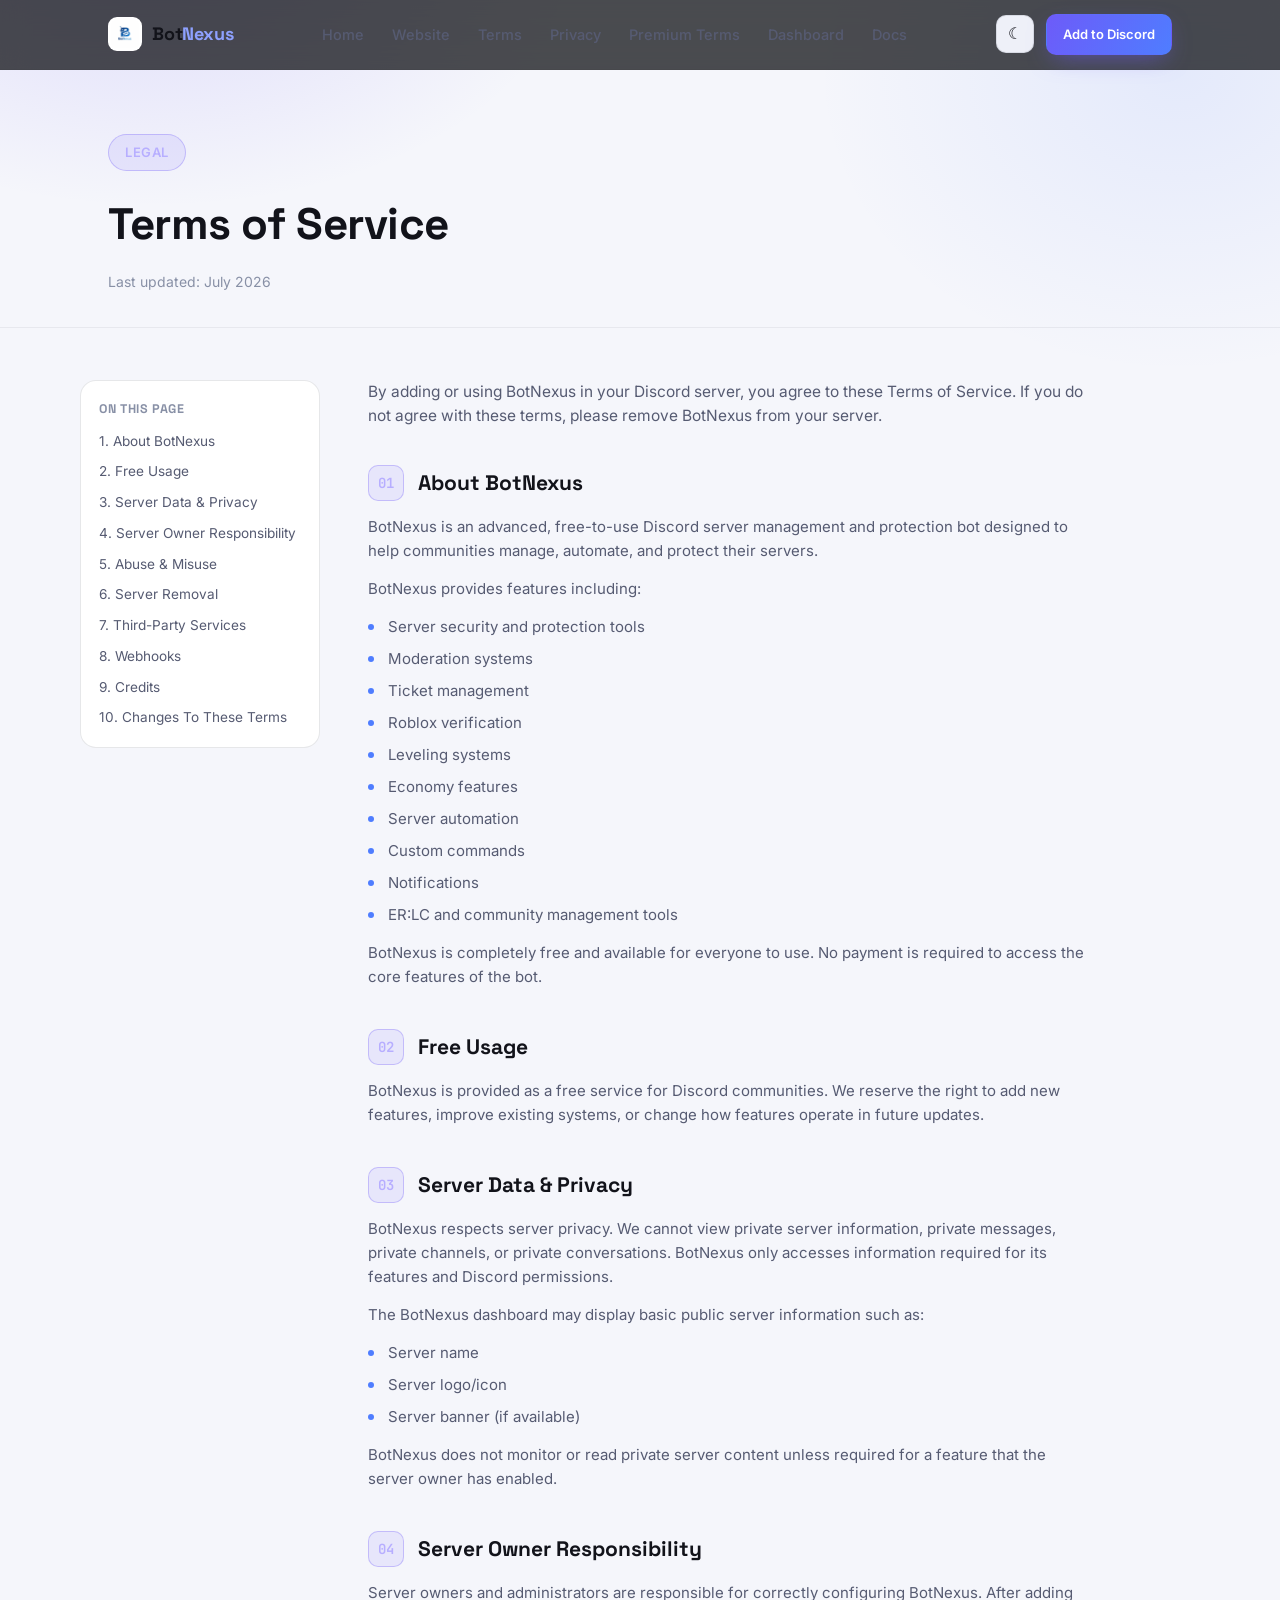
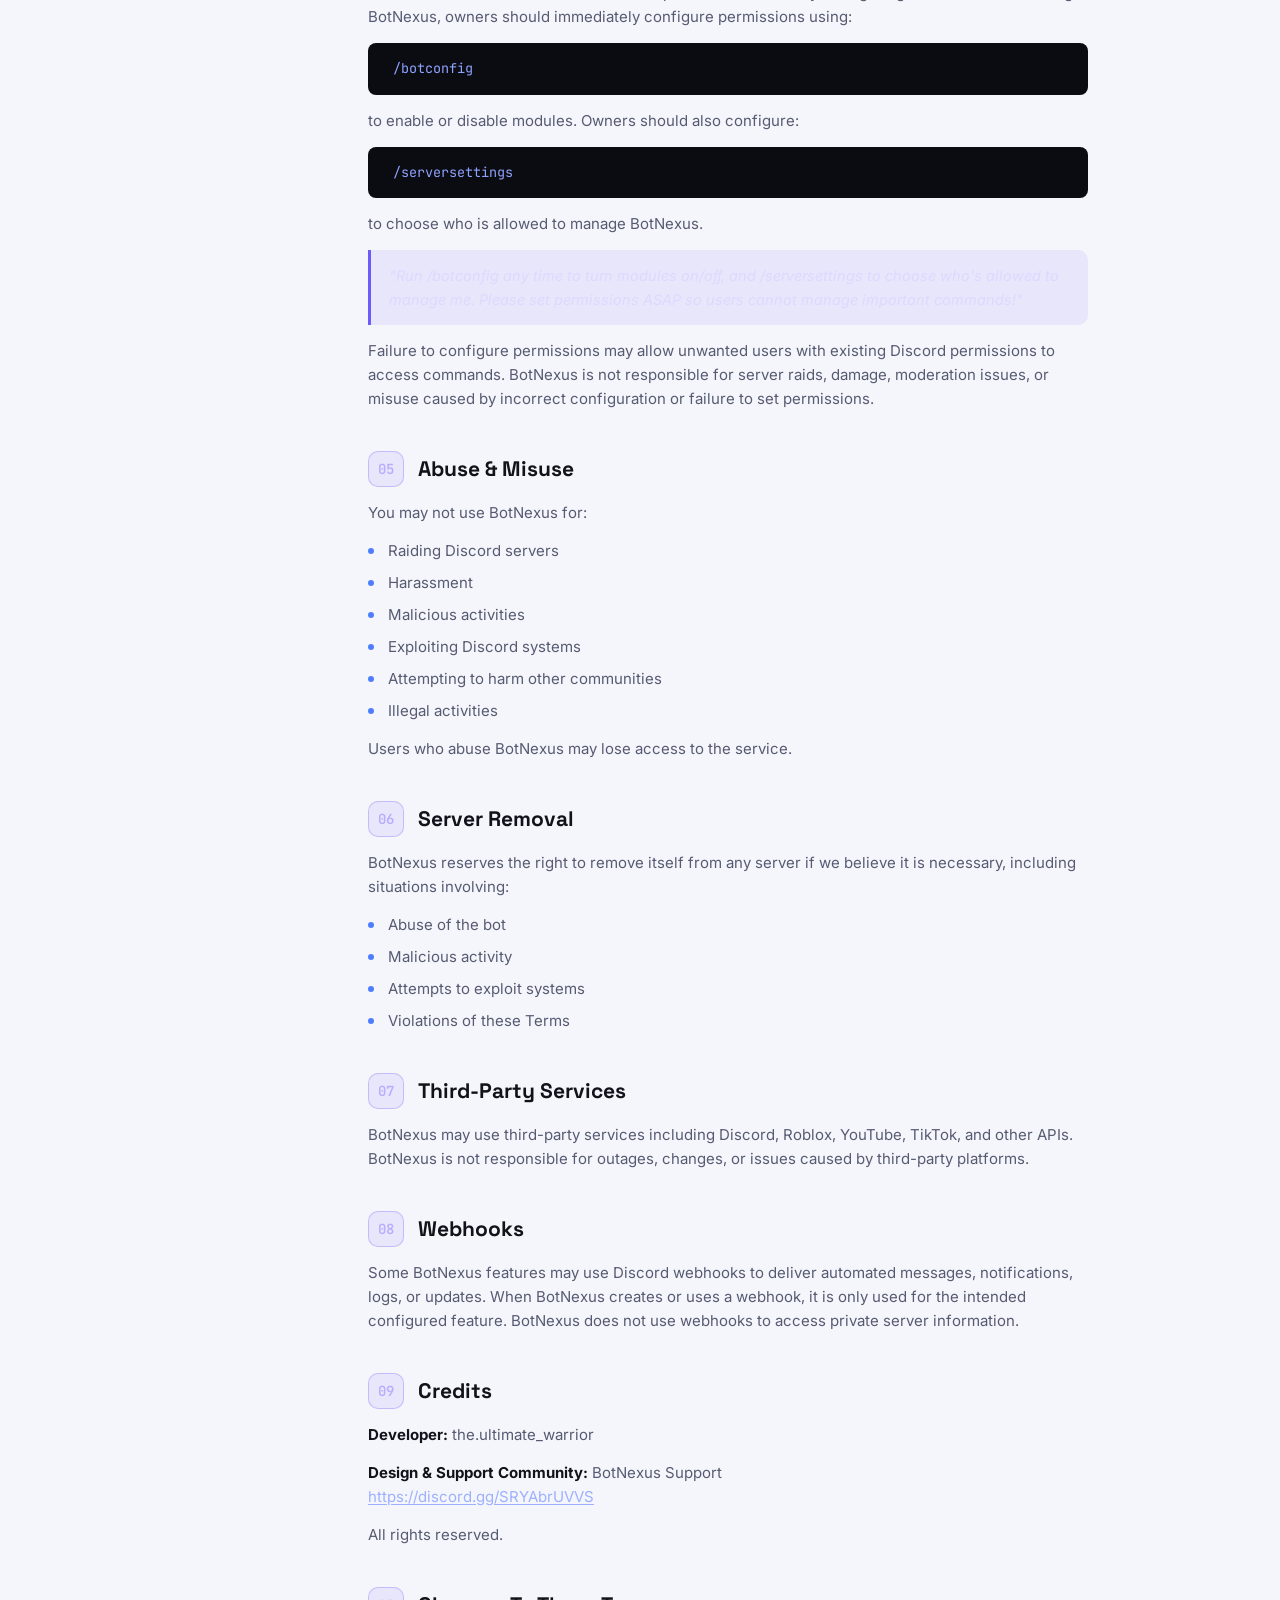
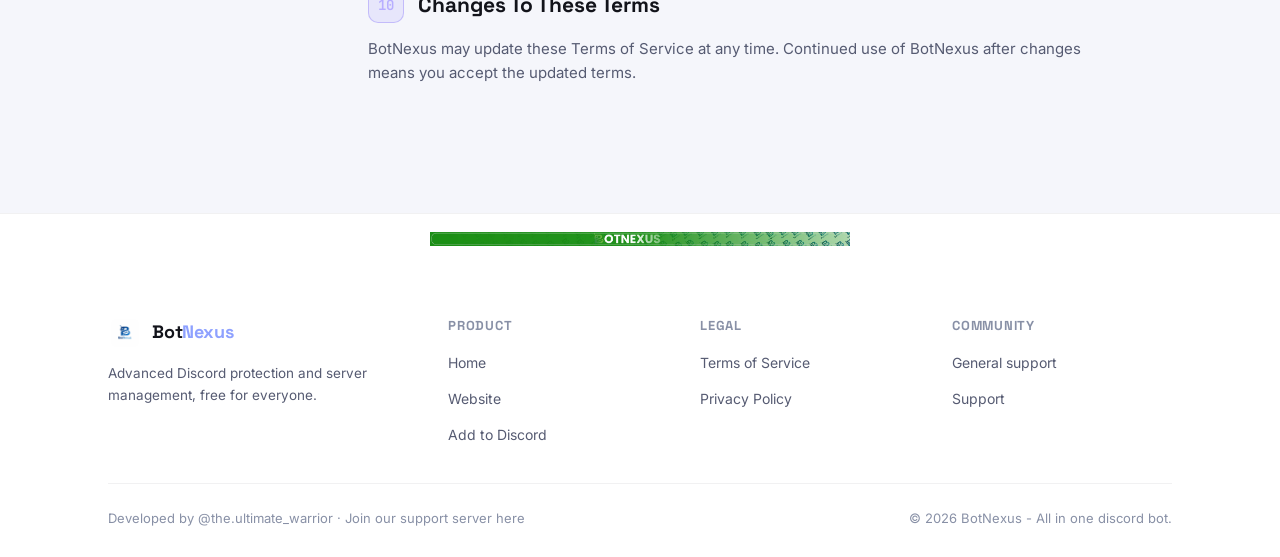
<file: terms.html>
<!DOCTYPE html>
<html lang="en">
<head>
<meta charset="UTF-8">
<meta name="viewport" content="width=device-width, initial-scale=1.0">
<title>Terms of Service — BotNexus</title>
<link rel="icon" href="[data-uri]">
<link rel="preconnect" href="https://fonts.googleapis.com">
<link href="https://fonts.googleapis.com/css2?family=Space+Grotesk:wght@500;600;700&family=Inter:wght@400;500;600;700&family=JetBrains+Mono:wght@400;500&display=swap" rel="stylesheet">
<style>
/* ============================================================
   BotNexus — shared styles
   Tokens: dark navy base, indigo/blue accent, condensed display type
   ============================================================ */

:root{
  --bg:            #08090d;
  --bg-alt:        #0c0e14;
  --surface:       #12141c;
  --surface-2:     #171a24;
  --border:        rgba(255,255,255,0.08);
  --border-soft:   rgba(255,255,255,0.05);

  --text:          #f2f3f8;
  --text-muted:    #9aa0b4;
  --text-faint:    #666c80;

  --accent:        #6d5bf9;
  --accent-2:      #4f7dff;
  --accent-grad:   linear-gradient(120deg, #6d5bf9 0%, #4f7dff 100%);
  --accent-soft:   rgba(109,91,249,0.14);
  --accent-line:   rgba(109,91,249,0.35);

  --amber:         #ffb454;
  --green:         #34d399;
  --red:           #f2777a;

  --radius-sm:     10px;
  --radius-md:     16px;
  --radius-lg:     22px;

  --font-display:  "Space Grotesk", "Inter", system-ui, sans-serif;
  --font-body:     "Inter", system-ui, sans-serif;
  --font-mono:     "JetBrains Mono", ui-monospace, monospace;
}

body.light{
  --bg:            #f5f6fb;
  --bg-alt:        #ffffff;
  --surface:       #ffffff;
  --surface-2:     #eef0f8;
  --border:        rgba(17,24,39,0.10);
  --border-soft:   rgba(17,24,39,0.06);

  --text:          #12131a;
  --text-muted:    #565b72;
  --text-faint:    #8890a6;

  --accent-soft:   rgba(109,91,249,0.10);
  --accent-line:   rgba(109,91,249,0.30);
}

*, *::before, *::after{ box-sizing: border-box; }

html{ scroll-behavior: smooth; }

body{
  margin:0;
  background: var(--bg);
  color: var(--text);
  font-family: var(--font-body);
  font-size: 16px;
  line-height: 1.6;
  -webkit-font-smoothing: antialiased;
}

/* subtle ambient backdrop */
body::before{
  content:"";
  position: fixed;
  inset: 0;
  z-index: -2;
  background:
    radial-gradient(700px 420px at 12% -5%, rgba(109,91,249,0.16), transparent 60%),
    radial-gradient(600px 500px at 92% 8%, rgba(79,125,255,0.10), transparent 60%),
    var(--bg);
}
body::after{
  content:"";
  position: fixed;
  inset:0;
  z-index:-1;
  background-image:
    linear-gradient(rgba(255,255,255,0.025) 1px, transparent 1px),
    linear-gradient(90deg, rgba(255,255,255,0.025) 1px, transparent 1px);
  background-size: 48px 48px;
  mask-image: radial-gradient(900px 600px at 50% 0%, black, transparent 75%);
}

a{ color: inherit; text-decoration: none; }
img{ max-width: 100%; display:block; }
ul{ margin:0; padding:0; }

.wrap{
  max-width: 1120px;
  margin: 0 auto;
  padding: 0 28px;
}

/* ---------- eyebrow / pill badge ---------- */
.pill{
  display:inline-flex;
  align-items:center;
  gap:8px;
  padding: 7px 16px;
  border-radius: 999px;
  background: var(--accent-soft);
  border: 1px solid var(--accent-line);
  color: #b7aeff;
  font-size: 13px;
  font-weight: 600;
  letter-spacing: 0.04em;
  text-transform: uppercase;
}

/* ---------- buttons ---------- */
.btn{
  display:inline-flex;
  align-items:center;
  justify-content:center;
  gap: 8px;
  padding: 13px 22px;
  border-radius: var(--radius-sm);
  font-family: var(--font-body);
  font-weight: 600;
  font-size: 15px;
  border: 1px solid transparent;
  cursor: pointer;
  transition: transform .15s ease, box-shadow .15s ease, background .15s ease, border-color .15s ease;
  white-space: nowrap;
}
.btn-primary{
  background: var(--accent-grad);
  color: #fff;
  box-shadow: 0 8px 24px -8px rgba(109,91,249,0.6);
}
.btn-primary:hover{ transform: translateY(-1px); box-shadow: 0 12px 28px -8px rgba(109,91,249,0.75); }

.btn-ghost{
  background: var(--surface-2);
  color: var(--text);
  border-color: var(--border);
}
.btn-ghost:hover{ border-color: rgba(255,255,255,0.2); background:#1c1f2b; }

.btn-sm{ padding: 9px 16px; font-size: 13px; }

/* ============================================================
   NAV
   ============================================================ */
.nav{
  position: sticky;
  top: 0;
  z-index: 50;
  backdrop-filter: blur(14px);
  background: rgba(8,9,13,0.72);
  border-bottom: 1px solid var(--border-soft);
}
.nav-inner{
  display:flex;
  align-items:center;
  justify-content:space-between;
  padding: 14px 28px;
  max-width: 1120px;
  margin: 0 auto;
}
.brand{
  display:flex;
  align-items:center;
  gap: 10px;
  font-family: var(--font-display);
  font-weight: 700;
  font-size: 18px;
  letter-spacing: -0.01em;
}
.brand img{
  width: 34px;
  height: 34px;
  border-radius: 9px;
  background: #fff;
  padding: 3px;
}
.brand .bn-b{ color: var(--text); }
.brand .bn-nexus{ color: #8ea1ff; }

.nav-links{
  display:flex;
  align-items:center;
  gap: 28px;
  font-size: 14.5px;
  font-weight: 500;
  color: var(--text-muted);
}
.nav-links a:hover{ color: var(--text); }
.nav-cta{ display:flex; align-items:center; gap:12px; }

.nav-toggle{
  display:none;
  align-items:center;
  justify-content:center;
  width:38px;
  height:38px;
  flex:0 0 auto;
  border-radius: var(--radius-sm);
  border:1px solid var(--border);
  background: var(--surface-2);
  color: var(--text);
  cursor:pointer;
}
.nav-toggle svg{ width:18px; height:18px; display:block; }

.theme-toggle{
  display:inline-flex;
  align-items:center;
  justify-content:center;
  width:38px;
  height:38px;
  flex:0 0 auto;
  border-radius: var(--radius-sm);
  border:1px solid var(--border);
  background: var(--surface-2);
  color: var(--text);
  font-size:16px;
  line-height:1;
  cursor:pointer;
  transition: border-color .15s ease, transform .15s ease;
}
.theme-toggle:hover{ border-color: var(--accent-line); transform: translateY(-1px); }

@media (max-width: 780px){
  .nav-inner{ flex-wrap: wrap; row-gap: 12px; position: relative; }
  .nav-toggle{ display:inline-flex; order: 2; margin-left: auto; }
  .nav-cta{ order: 3; }
  .nav-links{
    display:none;
    width:100%;
    order: 4;
    flex-direction: column;
    align-items: flex-start;
    gap: 0;
    border-top: 1px solid var(--border-soft);
    padding-top: 6px;
  }
  .nav-links a{ width:100%; padding: 12px 2px; border-top: 1px solid var(--border-soft); }
  .nav-links a:first-child{ border-top:none; }
  .nav.nav-open .nav-links{ display:flex; }
}

/* ============================================================
   HERO
   ============================================================ */
.hero{
  padding: 84px 0 56px;
}
.hero-inner{
  max-width: 760px;
}
.hero h1{
  font-family: var(--font-display);
  font-size: clamp(38px, 6vw, 58px);
  line-height: 1.06;
  letter-spacing: -0.02em;
  margin: 22px 0 20px;
  font-weight: 700;
}
.hero h1 .accent-text{
  background: var(--accent-grad);
  -webkit-background-clip: text;
  background-clip: text;
  color: transparent;
}
.hero p.lead{
  color: var(--text-muted);
  font-size: 17.5px;
  max-width: 560px;
  margin: 0 0 32px;
}
.hero-ctas{
  display:flex;
  gap: 14px;
  flex-wrap: wrap;
  margin-bottom: 40px;
}

/* stat row */
.stat-row{
  display:flex;
  gap: 0;
  flex-wrap: wrap;
  border: 1px solid var(--border);
  background: var(--surface);
  border-radius: var(--radius-md);
  overflow: hidden;
  margin-bottom: 28px;
}
.stat{
  flex: 1 1 140px;
  padding: 20px 24px;
  border-right: 1px solid var(--border);
}
.stat:last-child{ border-right: none; }
.stat .num{
  font-family: var(--font-display);
  font-size: 28px;
  font-weight: 700;
  color: var(--text);
  display:flex;
  align-items:baseline;
  gap: 6px;
}
.stat .num .dot{ width:8px; height:8px; border-radius:50%; background: var(--green); box-shadow: 0 0 10px var(--green); }
.stat .label{
  color: var(--text-faint);
  font-size: 13px;
  margin-top: 4px;
}

/* help card, styled after reference dashboard */
.help-card{
  border: 1px solid var(--border);
  background: var(--surface);
  border-radius: var(--radius-md);
  padding: 24px 26px;
}
.help-card h3{
  font-family: var(--font-display);
  font-size: 18px;
  margin: 0 0 8px;
}
.help-card p{
  color: var(--text-muted);
  font-size: 14.5px;
  margin: 0;
}
.help-card a.inline-link{
  color: #9cb0ff;
  font-weight: 600;
  text-decoration: underline;
  text-underline-offset: 2px;
}
.help-card .fine{
  display:block;
  margin-top: 14px;
  color: var(--text-faint);
  font-size: 12.5px;
}

/* ============================================================
   SECTION HEADER
   ============================================================ */
.section{ padding: 76px 0; }
.section-head{
  max-width: 620px;
  margin: 0 0 44px;
}
.section-head .pill{ margin-bottom: 18px; }
.section-head h2{
  font-family: var(--font-display);
  font-size: clamp(28px, 4vw, 36px);
  letter-spacing: -0.01em;
  margin: 0 0 12px;
  font-weight: 700;
}
.section-head p{
  color: var(--text-muted);
  font-size: 16px;
  margin: 0;
}

/* ============================================================
   MODULE GRID
   ============================================================ */
.module-grid{
  display: grid;
  grid-template-columns: repeat(3, 1fr);
  gap: 16px;
}
@media (max-width: 900px){ .module-grid{ grid-template-columns: repeat(2,1fr); } }
@media (max-width: 620px){ .module-grid{ grid-template-columns: 1fr; } }

.module-card{
  background: var(--surface);
  border: 1px solid var(--border);
  border-radius: var(--radius-md);
  padding: 22px;
  transition: border-color .15s ease, transform .15s ease, background .15s ease;
}
.module-card:hover{
  border-color: var(--accent-line);
  background: var(--surface-2);
  transform: translateY(-2px);
}
.module-icon{
  width: 42px;
  height: 42px;
  border-radius: 11px;
  background: var(--accent-soft);
  border: 1px solid var(--accent-line);
  display:flex;
  align-items:center;
  justify-content:center;
  font-size: 20px;
  margin-bottom: 14px;
}
.module-card h3{
  font-family: var(--font-display);
  font-size: 16.5px;
  margin: 0 0 6px;
  font-weight: 600;
}
.module-card p{
  color: var(--text-muted);
  font-size: 13.8px;
  margin: 0;
  line-height: 1.55;
}

/* ============================================================
   COMMAND CONSOLE
   ============================================================ */
.console{
  background: #0b0c11;
  border: 1px solid var(--border);
  border-radius: var(--radius-md);
  overflow: hidden;
}
.console-bar{
  display:flex;
  align-items:center;
  gap: 8px;
  padding: 12px 16px;
  border-bottom: 1px solid var(--border-soft);
  background: var(--surface);
}
.console-bar span{
  width: 10px; height:10px; border-radius:50%;
  background: #3a3d4a;
}
.console-bar span:nth-child(1){ background:#f2777a44; }
.console-bar span:nth-child(2){ background:#ffb45444; }
.console-bar span:nth-child(3){ background:#34d39944; }
.console-title{
  margin-left: 8px;
  font-family: var(--font-mono);
  font-size: 12.5px;
  color: var(--text-faint);
}
.console-body{
  padding: 22px 24px 26px;
  font-family: var(--font-mono);
  font-size: 14px;
  line-height: 2;
}
.console-body .cmd{ color: #8ea1ff; }
.console-body .arg{ color: var(--amber); }
.console-body .cmt{ color: var(--text-faint); margin-left: 10px; }

/* ============================================================
   CREDIT / STUDIO BANNER
   ============================================================ */
.credit-banner{
  border-radius: var(--radius-md);
  overflow: hidden;
  border: 1px solid var(--border);
}
.credit-banner img{ width:100%; height:auto; display:block; }

/* ============================================================
   FOOTER
   ============================================================ */
.footer-banner{
  width: 100%;
  display: flex;
  justify-content: center;
  align-items: center;
  background: var(--bg-alt);
  padding: 18px 24px;
  border-top: 1px solid var(--border-soft);
}
.footer-banner img{
  width: auto;
  max-width: 420px;
  height: auto;
  max-height: 42px;
  display: block;
  opacity: 0.92;
}
footer.site-footer{
  background: var(--bg-alt);
  padding: 52px 0 28px;
}
.footer-grid{
  display:grid;
  grid-template-columns: 1.4fr 1fr 1fr 1fr;
  gap: 32px;
  padding-bottom: 36px;
  border-bottom: 1px solid var(--border-soft);
}
@media (max-width: 780px){
  .footer-grid{ grid-template-columns: 1fr 1fr; }
}
.footer-brand .brand{ margin-bottom: 12px; }
.footer-brand p{
  color: var(--text-muted);
  font-size: 13.5px;
  max-width: 260px;
}
.footer-col h4{
  font-family: var(--font-display);
  font-size: 13px;
  text-transform: uppercase;
  letter-spacing: 0.06em;
  color: var(--text-faint);
  margin: 0 0 14px;
}
.footer-col ul{ list-style:none; display:flex; flex-direction:column; gap:10px; }
.footer-col a{
  color: var(--text-muted);
  font-size: 14px;
}
.footer-col a:hover{ color: var(--text); }
.footer-bottom{
  display:flex;
  align-items:center;
  justify-content:space-between;
  flex-wrap: wrap;
  gap: 12px;
  padding-top: 24px;
  color: var(--text-faint);
  font-size: 13px;
}

/* ============================================================
   LEGAL PAGES (Terms / Privacy)
   ============================================================ */
.legal-hero{
  padding: 64px 0 32px;
  border-bottom: 1px solid var(--border-soft);
}
.legal-hero h1{
  font-family: var(--font-display);
  font-size: clamp(32px, 5vw, 44px);
  margin: 18px 0 10px;
  letter-spacing: -0.01em;
}
.legal-hero .updated{
  color: var(--text-faint);
  font-size: 14px;
}
.legal-body{
  padding: 52px 0 88px;
  display:grid;
  grid-template-columns: 240px 1fr;
  gap: 48px;
  align-items: start;
}
@media (max-width: 860px){
  .legal-body{ grid-template-columns: 1fr; }
  .legal-toc{ display:none; }
}
.legal-toc{
  position: sticky;
  top: 96px;
  border: 1px solid var(--border);
  background: var(--surface);
  border-radius: var(--radius-md);
  padding: 18px;
}
.legal-toc h4{
  font-family: var(--font-display);
  font-size: 12.5px;
  text-transform: uppercase;
  letter-spacing: 0.05em;
  color: var(--text-faint);
  margin: 0 0 12px;
}
.legal-toc ul{ list-style:none; display:flex; flex-direction:column; gap:9px; }
.legal-toc a{
  font-size: 13.6px;
  color: var(--text-muted);
  display:block;
}
.legal-toc a:hover{ color: #b7aeff; }

.legal-content{
  max-width: 720px;
}
.legal-content section{
  margin-bottom: 40px;
  scroll-margin-top: 96px;
}
.legal-content h2{
  font-family: var(--font-display);
  font-size: 21px;
  margin: 0 0 14px;
  display:flex;
  align-items:center;
  gap: 14px;
}
.legal-content h2 .num{
  display: inline-flex;
  align-items: center;
  justify-content: center;
  width: 36px;
  height: 36px;
  flex-shrink: 0;
  border-radius: 10px;
  background: var(--accent-soft);
  border: 1px solid var(--accent-line);
  color: #b7aeff;
  font-family: var(--font-mono);
  font-size: 14px;
  font-weight: 600;
}
.legal-content p{
  color: var(--text-muted);
  font-size: 15px;
  margin: 0 0 14px;
}
.legal-content ul{
  list-style: none;
  display:flex;
  flex-direction: column;
  gap: 8px;
  margin: 0 0 14px;
  padding: 0;
}
.legal-content ul li{
  color: var(--text-muted);
  font-size: 15px;
  padding-left: 20px;
  position: relative;
}
.legal-content ul li::before{
  content:"";
  position:absolute;
  left:0; top: 9px;
  width:6px; height:6px;
  border-radius:50%;
  background: var(--accent-2);
}
.legal-content code, .legal-content pre{
  font-family: var(--font-mono);
  background: #0b0c11;
  border: 1px solid var(--border);
  border-radius: 8px;
  color: #8ea1ff;
}
.legal-content code{ padding: 2px 7px; font-size: 13.5px; }
.legal-content pre{
  padding: 14px 16px;
  margin: 0 0 14px;
  overflow-x: auto;
  font-size: 13.5px;
}
.legal-content blockquote{
  margin: 0 0 14px;
  padding: 14px 18px;
  border-left: 3px solid var(--accent);
  background: var(--accent-soft);
  border-radius: 0 10px 10px 0;
  color: #dcd9ff;
  font-size: 14.5px;
  font-style: italic;
}
.legal-content a{
  color: #9cb0ff;
  text-decoration: underline;
  text-underline-offset: 2px;
}
.legal-content strong{ color: var(--text); }

</style>
</head>
<body>

<nav class="nav">
  <div class="nav-inner">
    <a href="index.html" class="brand">
      <img src="[data-uri]" alt="BotNexus logo">
      <span><span class="bn-b">Bot</span><span class="bn-nexus">Nexus</span></span>
    </a>
    <button class="nav-toggle" id="navToggle" type="button" aria-expanded="false" aria-controls="navLinks" aria-label="Toggle navigation menu">
      <svg viewBox="0 0 24 24" fill="none" stroke="currentColor" stroke-width="2" stroke-linecap="round"><line x1="4" y1="7" x2="20" y2="7"/><line x1="4" y1="12" x2="20" y2="12"/><line x1="4" y1="17" x2="20" y2="17"/></svg>
    </button>
    <div class="nav-links" id="navLinks">
      <a href="index.html">Home</a>
      <a href="https://botnexus-26.github.io" target="_blank" rel="noopener">Website</a>
      <a href="/terms">Terms</a>
      <a href="/privacy">Privacy</a>
      <a href="premium-terms.html">Premium Terms</a>
      <a href="https://botnexus-26.github.io/dashboard">Dashboard</a>
      <a href="https://botnexus-26.github.io/docs">Docs</a>
    </div>
    <div class="nav-cta">
      <button class="theme-toggle" id="themeToggle" type="button" aria-pressed="false" aria-label="Switch to light theme">☀</button>
      <a href="https://discord.com/oauth2/authorize?client_id=1522289525378908244&permissions=8&integration_type=0&scope=bot+applications.commands" target="_blank" rel="noopener" class="btn btn-primary btn-sm">Add to Discord</a>
    </div>
  </div>
</nav>

<header class="legal-hero">
  <div class="wrap">
    <span class="pill">Legal</span>
    <h1>Terms of Service</h1>
    <span class="updated">Last updated: July 2026</span>
  </div>
</header>

<div class="wrap legal-body">

  <aside class="legal-toc">
    <h4>On this page</h4>
    <ul>
      <li><a href="#about">1. About BotNexus</a></li>
      <li><a href="#free">2. Free Usage</a></li>
      <li><a href="#data">3. Server Data &amp; Privacy</a></li>
      <li><a href="#owner">4. Server Owner Responsibility</a></li>
      <li><a href="#abuse">5. Abuse &amp; Misuse</a></li>
      <li><a href="#removal">6. Server Removal</a></li>
      <li><a href="#third-party">7. Third-Party Services</a></li>
      <li><a href="#webhooks">8. Webhooks</a></li>
      <li><a href="#credits">9. Credits</a></li>
      <li><a href="#changes">10. Changes To These Terms</a></li>
    </ul>
  </aside>

  <div class="legal-content">
    <p style="font-size:15.5px; color:var(--text-muted); margin-bottom:36px;">By adding or using BotNexus in your Discord server, you agree to these Terms of Service. If you do not agree with these terms, please remove BotNexus from your server.</p>

    <section id="about">
      <h2><span class="num">01</span> About BotNexus</h2>
      <p>BotNexus is an advanced, free-to-use Discord server management and protection bot designed to help communities manage, automate, and protect their servers.</p>
      <p>BotNexus provides features including:</p>
      <ul>
        <li>Server security and protection tools</li>
        <li>Moderation systems</li>
        <li>Ticket management</li>
        <li>Roblox verification</li>
        <li>Leveling systems</li>
        <li>Economy features</li>
        <li>Server automation</li>
        <li>Custom commands</li>
        <li>Notifications</li>
        <li>ER:LC and community management tools</li>
      </ul>
      <p>BotNexus is completely free and available for everyone to use. No payment is required to access the core features of the bot.</p>
    </section>

    <section id="free">
      <h2><span class="num">02</span> Free Usage</h2>
      <p>BotNexus is provided as a free service for Discord communities. We reserve the right to add new features, improve existing systems, or change how features operate in future updates.</p>
    </section>

    <section id="data">
      <h2><span class="num">03</span> Server Data &amp; Privacy</h2>
      <p>BotNexus respects server privacy. We cannot view private server information, private messages, private channels, or private conversations. BotNexus only accesses information required for its features and Discord permissions.</p>
      <p>The BotNexus dashboard may display basic public server information such as:</p>
      <ul>
        <li>Server name</li>
        <li>Server logo/icon</li>
        <li>Server banner (if available)</li>
      </ul>
      <p>BotNexus does not monitor or read private server content unless required for a feature that the server owner has enabled.</p>
    </section>

    <section id="owner">
      <h2><span class="num">04</span> Server Owner Responsibility</h2>
      <p>Server owners and administrators are responsible for correctly configuring BotNexus. After adding BotNexus, owners should immediately configure permissions using:</p>
      <pre><code>/botconfig</code></pre>
      <p>to enable or disable modules. Owners should also configure:</p>
      <pre><code>/serversettings</code></pre>
      <p>to choose who is allowed to manage BotNexus.</p>
      <blockquote>"Run /botconfig any time to turn modules on/off, and /serversettings to choose who's allowed to manage me. Please set permissions ASAP so users cannot manage important commands!"</blockquote>
      <p>Failure to configure permissions may allow unwanted users with existing Discord permissions to access commands. BotNexus is not responsible for server raids, damage, moderation issues, or misuse caused by incorrect configuration or failure to set permissions.</p>
    </section>

    <section id="abuse">
      <h2><span class="num">05</span> Abuse &amp; Misuse</h2>
      <p>You may not use BotNexus for:</p>
      <ul>
        <li>Raiding Discord servers</li>
        <li>Harassment</li>
        <li>Malicious activities</li>
        <li>Exploiting Discord systems</li>
        <li>Attempting to harm other communities</li>
        <li>Illegal activities</li>
      </ul>
      <p>Users who abuse BotNexus may lose access to the service.</p>
    </section>

    <section id="removal">
      <h2><span class="num">06</span> Server Removal</h2>
      <p>BotNexus reserves the right to remove itself from any server if we believe it is necessary, including situations involving:</p>
      <ul>
        <li>Abuse of the bot</li>
        <li>Malicious activity</li>
        <li>Attempts to exploit systems</li>
        <li>Violations of these Terms</li>
      </ul>
    </section>

    <section id="third-party">
      <h2><span class="num">07</span> Third-Party Services</h2>
      <p>BotNexus may use third-party services including Discord, Roblox, YouTube, TikTok, and other APIs. BotNexus is not responsible for outages, changes, or issues caused by third-party platforms.</p>
    </section>

    <section id="webhooks">
      <h2><span class="num">08</span> Webhooks</h2>
      <p>Some BotNexus features may use Discord webhooks to deliver automated messages, notifications, logs, or updates. When BotNexus creates or uses a webhook, it is only used for the intended configured feature. BotNexus does not use webhooks to access private server information.</p>
    </section>

    <section id="credits">
      <h2><span class="num">09</span> Credits</h2>
      <p><strong>Developer:</strong> the.ultimate_warrior</p>
      <p><strong>Design &amp; Support Community:</strong> BotNexus Support<br>
      <a href="https://discord.gg/SRYAbrUVVS" target="_blank" rel="noopener">https://discord.gg/SRYAbrUVVS</a></p>
      <p>All rights reserved.</p>
    </section>

    <section id="changes">
      <h2><span class="num">10</span> Changes To These Terms</h2>
      <p>BotNexus may update these Terms of Service at any time. Continued use of BotNexus after changes means you accept the updated terms.</p>
    </section>
  </div>
</div>

<div class="footer-banner">
  <img src="[data-uri]" alt="">
</div>

<footer class="site-footer">
  <div class="wrap">
    <div class="footer-grid">
      <div class="footer-brand">
        <a href="index.html" class="brand">
          <img src="[data-uri]" alt="BotNexus logo">
          <span><span class="bn-b">Bot</span><span class="bn-nexus">Nexus</span></span>
        </a>
        <p>Advanced Discord protection and server management, free for everyone.</p>
      </div>
      <div class="footer-col">
        <h4>Product</h4>
        <ul>
          <li><a href="index.html">Home</a></li>
          <li><a href="https://botnexus-26.github.io/" target="_blank" rel="noopener">Website</a></li>
          <li><a href="https://discord.com/oauth2/authorize?client_id=1522289525378908244&permissions=8&integration_type=0&scope=bot+applications.commands" target="_blank" rel="noopener">Add to Discord</a></li>
        </ul>
      </div>
      <div class="footer-col">
        <h4>Legal</h4>
        <ul>
          <li><a href="/terms">Terms of Service</a></li>
          <li><a href="/privacy">Privacy Policy</a></li>
        </ul>
      </div>
      <div class="footer-col">
        <h4>Community</h4>
        <ul>
          <li><a href="https://discord.gg/SRYAbrUVVS" target="_blank" rel="noopener">General support</a></li>
          <li><a href="https://discord.gg/SRYAbrUVVS" target="_blank" rel="noopener">Support</a></li>
        </ul>
      </div>
    </div>
    <div class="footer-bottom">
      <span>Developed by @the.ultimate_warrior · Join our support server <a href="https://discord.gg/SRYAbrUVVS">here</a></span>
      <span>© 2026 BotNexus - All in one discord bot.</span>
    </div>
  </div>
</footer>


<script>
(function(){
  var themeToggle = document.getElementById("themeToggle");
  var savedTheme = null;
  try { savedTheme = localStorage.getItem("theme"); } catch(e) {}
  var initialTheme = savedTheme ||
    ((window.matchMedia && window.matchMedia("(prefers-color-scheme: light)").matches) ? "light" : "dark");

  function applyTheme(theme){
    var isLight = theme === "light";
    document.body.classList.toggle("light", isLight);
    if (!themeToggle) return;
    themeToggle.setAttribute("aria-pressed", String(isLight));
    themeToggle.setAttribute("aria-label", isLight ? "Switch to dark theme" : "Switch to light theme");
    themeToggle.textContent = isLight ? "\u263E" : "\u2600";
  }
  applyTheme(initialTheme);

  if (themeToggle) {
    themeToggle.addEventListener("click", function(){
      var nextTheme = document.body.classList.contains("light") ? "dark" : "light";
      applyTheme(nextTheme);
      try { localStorage.setItem("theme", nextTheme); } catch(e) {}
    });
  }

  var navToggle = document.getElementById("navToggle");
  var nav = document.querySelector(".nav");
  if (navToggle && nav) {
    navToggle.addEventListener("click", function(){
      var isOpen = nav.classList.toggle("nav-open");
      navToggle.setAttribute("aria-expanded", String(isOpen));
    });
  }
})();
</script>
</body>
</html>
</file>
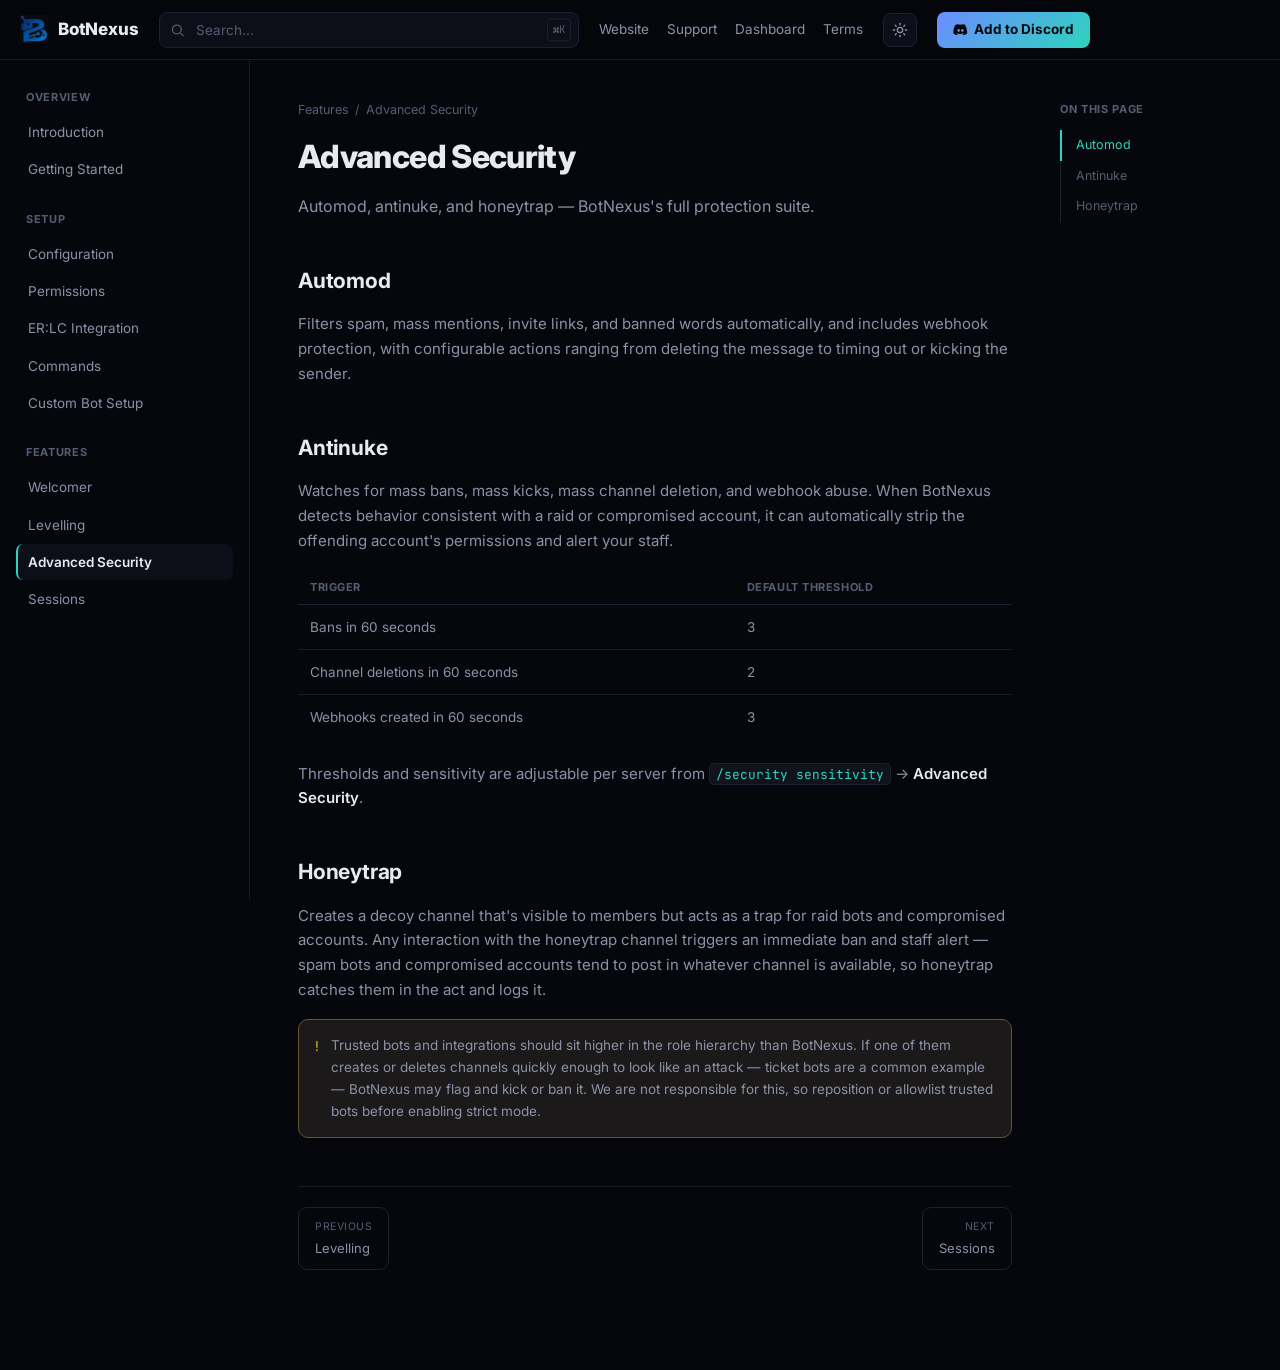
<file: docs/advanced-security.html>
<!DOCTYPE html>
<html lang="en" data-theme="dark">
<head>
<meta charset="UTF-8">
<meta name="viewport" content="width=device-width, initial-scale=1.0">
<title>Advanced Security — BotNexus Docs</title>
<meta name="description" content="Automod, antinuke, and honeytrap protection.">
<link rel="icon" type="image/png" href="/docs/assets/favicon.png">
<link rel="stylesheet" href="/docs/assets/style.css">
</head>
<body>

<header class="topbar">
  <button class="topbar-menu-btn" id="menu-toggle" aria-label="Toggle navigation"><svg viewBox="0 0 24 24" width="20" height="20" fill="none" stroke="currentColor" stroke-width="2" stroke-linecap="round"><line x1="4" y1="6" x2="20" y2="6"/><line x1="4" y1="12" x2="20" y2="12"/><line x1="4" y1="18" x2="20" y2="18"/></svg></button>
  <a class="topbar-logo" href="/docs">
    <span class="mark"><img src="/docs/assets/logo-icon.png" alt="BotNexus logo" width="28" height="28"></span>
    <span class="logo-text">BotNexus</span>
  </a>
  <div class="topbar-search" id="topbar-search">
    <svg class="icon" viewBox="0 0 24 24" width="15" height="15" fill="none" stroke="currentColor" stroke-width="2" stroke-linecap="round" stroke-linejoin="round"><circle cx="11" cy="11" r="7"/><line x1="21" y1="21" x2="16.65" y2="16.65"/></svg>
    <input id="search-input" type="text" placeholder="Search..." autocomplete="off">
    <span class="kbd">⌘K</span>
    <button class="search-close-btn" id="search-close-btn" aria-label="Close search">
      <svg viewBox="0 0 24 24" width="16" height="16" fill="none" stroke="currentColor" stroke-width="2" stroke-linecap="round"><line x1="18" y1="6" x2="6" y2="18"/><line x1="6" y1="6" x2="18" y2="18"/></svg>
    </button>
    <div class="search-results" id="search-results"></div>
  </div>
  <button class="search-mobile-btn" id="search-mobile-btn" aria-label="Open search"><svg viewBox="0 0 24 24" width="16" height="16" fill="none" stroke="currentColor" stroke-width="2" stroke-linecap="round" stroke-linejoin="round"><circle cx="11" cy="11" r="7"/><line x1="21" y1="21" x2="16.65" y2="16.65"/></svg></button>
  <nav class="topbar-links">
    <a href="https://botnexus-26.github.io">Website</a>
    <a href="https://discord.gg/SRYAbrUVVS">Support</a>
    <a href="https://botnexus-26.github.io/dashboard">Dashboard</a>
    <a href="https://botnexus-26.github.io">Terms</a>
  </nav>
  <button class="theme-toggle" id="theme-toggle" aria-label="Toggle theme">
    <svg class="icon-sun" viewBox="0 0 24 24" fill="none" stroke="currentColor" stroke-width="2" stroke-linecap="round"><circle cx="12" cy="12" r="4"/><line x1="12" y1="2" x2="12" y2="4"/><line x1="12" y1="20" x2="12" y2="22"/><line x1="4.9" y1="4.9" x2="6.3" y2="6.3"/><line x1="17.7" y1="17.7" x2="19.1" y2="19.1"/><line x1="2" y1="12" x2="4" y2="12"/><line x1="20" y1="12" x2="22" y2="12"/><line x1="4.9" y1="19.1" x2="6.3" y2="17.7"/><line x1="17.7" y1="6.3" x2="19.1" y2="4.9"/></svg><svg class="icon-moon" viewBox="0 0 24 24" fill="none" stroke="currentColor" stroke-width="2" stroke-linecap="round" stroke-linejoin="round"><path d="M21 12.8A9 9 0 1 1 11.2 3 7 7 0 0 0 21 12.8z"/></svg>
  </button>
  <a class="btn-invite" href="https://discord.com/oauth2/authorize?client_id=1522289525378908244&permissions=8&integration_type=0&scope=applications.commands+bot"><svg viewBox="0 0 24 24" width="15" height="15" fill="currentColor"><path d="M20.3 4.7A18.4 18.4 0 0 0 15.6 3c-.2.4-.5 1-.7 1.4a17 17 0 0 0-5.8 0A11 11 0 0 0 8.4 3a18.3 18.3 0 0 0-4.7 1.7C1 9.3.3 13.8.6 18.3a18.6 18.6 0 0 0 5.6 2.8c.5-.6.9-1.3 1.2-2a12 12 0 0 1-1.9-.9l.5-.4a13.2 13.2 0 0 0 11.2 0l.5.4c-.6.4-1.2.6-1.9.9.3.7.7 1.4 1.2 2a18.5 18.5 0 0 0 5.6-2.8c.4-5.2-1-9.6-3.3-13.6zM9 15.7c-1.1 0-2-1-2-2.3 0-1.2.9-2.3 2-2.3s2 1 2 2.3c0 1.3-.9 2.3-2 2.3zm6 0c-1.1 0-2-1-2-2.3 0-1.2.9-2.3 2-2.3s2 1 2 2.3c0 1.3-.9 2.3-2 2.3z"/></svg> Add to Discord</a>
</header>

<div class="docs-layout">
  <nav class="sidebar" id="sidebar">
    <div class="sidebar-mobile-only">
      <a class="btn-invite sidebar-invite" href="https://discord.com/oauth2/authorize?client_id=1522289525378908244&permissions=8&integration_type=0&scope=applications.commands+bot"><svg viewBox="0 0 24 24" width="15" height="15" fill="currentColor"><path d="M20.3 4.7A18.4 18.4 0 0 0 15.6 3c-.2.4-.5 1-.7 1.4a17 17 0 0 0-5.8 0A11 11 0 0 0 8.4 3a18.3 18.3 0 0 0-4.7 1.7C1 9.3.3 13.8.6 18.3a18.6 18.6 0 0 0 5.6 2.8c.5-.6.9-1.3 1.2-2a12 12 0 0 1-1.9-.9l.5-.4a13.2 13.2 0 0 0 11.2 0l.5.4c-.6.4-1.2.6-1.9.9.3.7.7 1.4 1.2 2a18.5 18.5 0 0 0 5.6-2.8c.4-5.2-1-9.6-3.3-13.6zM9 15.7c-1.1 0-2-1-2-2.3 0-1.2.9-2.3 2-2.3s2 1 2 2.3c0 1.3-.9 2.3-2 2.3zm6 0c-1.1 0-2-1-2-2.3 0-1.2.9-2.3 2-2.3s2 1 2 2.3c0 1.3-.9 2.3-2 2.3z"/></svg> Add to Discord</a>
      <div class="sidebar-topbar-links">
        <a href="https://botnexus-26.github.io">Website</a>
        <a href="https://discord.gg/SRYAbrUVVS">Support</a>
        <a href="https://botnexus-26.github.io/dashboard">Dashboard</a>
        <a href="https://botnexus-26.github.io/terms">Terms</a>
      </div>
    </div>
    <div class="sidebar-group"><div class="sidebar-group-title">Overview</div>
<a class="sidebar-link" href="/docs">Introduction</a>
<a class="sidebar-link" href="/docs/getting-started">Getting Started</a>
</div>
<div class="sidebar-group"><div class="sidebar-group-title">Setup</div>
<a class="sidebar-link" href="/docs/configuration">Configuration</a>
<a class="sidebar-link" href="/docs/permissions">Permissions</a>
<a class="sidebar-link" href="/docs/erlc-integration">ER:LC Integration</a>
<a class="sidebar-link" href="/docs/commands">Commands</a>
<a class="sidebar-link" href="/docs/custom-setup">Custom Bot Setup</a>
</div>
<div class="sidebar-group"><div class="sidebar-group-title">Features</div>
<a class="sidebar-link" href="/docs/welcomer">Welcomer</a>
<a class="sidebar-link" href="/docs/levelling">Levelling</a>
<a class="sidebar-link active" href="/docs/advanced-security">Advanced Security</a>
<a class="sidebar-link" href="/docs/sessions">Sessions</a>
</div>
  </nav>

  <main class="content">
    <div class="content-inner">
      <div class="breadcrumb">Features<span class="sep">/</span>Advanced Security</div>
      
<h1 class="page-title">Advanced Security</h1>
<p class="page-desc">Automod, antinuke, and honeytrap — BotNexus's full protection suite.</p>

<h2 id="automod">Automod</h2>
<p>Filters spam, mass mentions, invite links, and banned words automatically, and includes webhook
protection, with configurable actions ranging from deleting the message to timing out or kicking the sender.</p>

<h2 id="antinuke">Antinuke</h2>
<p>Watches for mass bans, mass kicks, mass channel deletion, and webhook abuse. When BotNexus detects behavior
consistent with a raid or compromised account, it can automatically strip the offending account's permissions
and alert your staff.</p>
<table class="doc-table">
  <tr><th>Trigger</th><th>Default threshold</th></tr>
  <tr><td>Bans in 60 seconds</td><td>3</td></tr>
  <tr><td>Channel deletions in 60 seconds</td><td>2</td></tr>
  <tr><td>Webhooks created in 60 seconds</td><td>3</td></tr>
</table>
<p>Thresholds and sensitivity are adjustable per server from <code class="inline">/security sensitivity</code>
→ <strong>Advanced Security</strong>.</p>

<h2 id="honeytrap">Honeytrap</h2>
<p>Creates a decoy channel that's visible to members but acts as a trap for raid bots and compromised accounts.
Any interaction with the honeytrap channel triggers an immediate ban and staff alert — spam bots and
compromised accounts tend to post in whatever channel is available, so honeytrap catches them in the act and
logs it.</p>

<div class="callout warn">
  <span class="callout-icon">!</span>
  <p>Trusted bots and integrations should sit higher in the role hierarchy than BotNexus. If one of them
  creates or deletes channels quickly enough to look like an attack — ticket bots are a common example —
  BotNexus may flag and kick or ban it. We are not responsible for this, so reposition or allowlist trusted
  bots before enabling strict mode.</p>
</div>

      <div class="pager">
        <a class="prev" href="/docs/levelling"><span class="pager-label">Previous</span>Levelling</a>
        <a class="next" href="/docs/sessions"><span class="pager-label">Next</span>Sessions</a>
      </div>
    </div>
  </main>

  <aside class="toc">
  <div class="toc-title">On this page</div>
  <ul class="toc-list">
    <li><a href="#automod">Automod</a></li>
<li><a href="#antinuke">Antinuke</a></li>
<li><a href="#honeytrap">Honeytrap</a></li>
  </ul>
</aside>
</div>

<script src="/docs/assets/search-index.js"></script>
<script src="/docs/assets/script.js"></script>
</body>
</html>
</file>
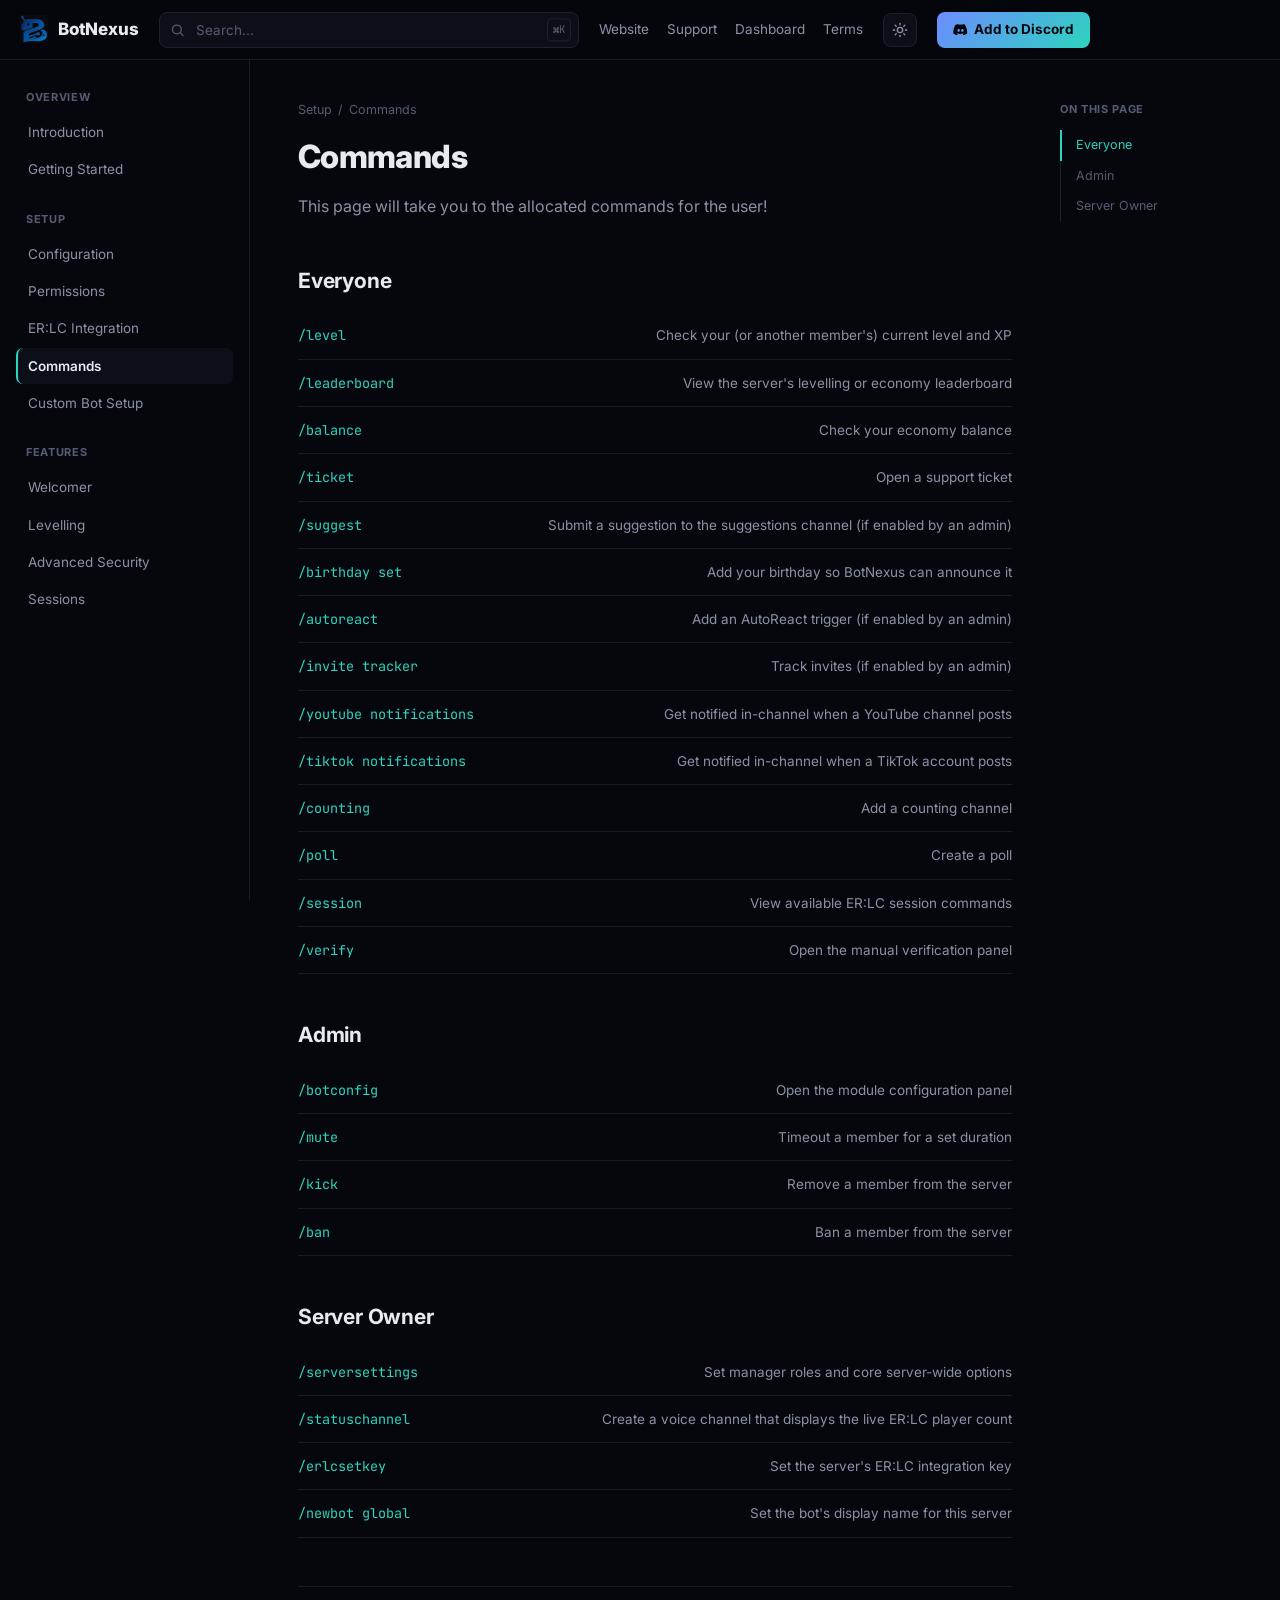
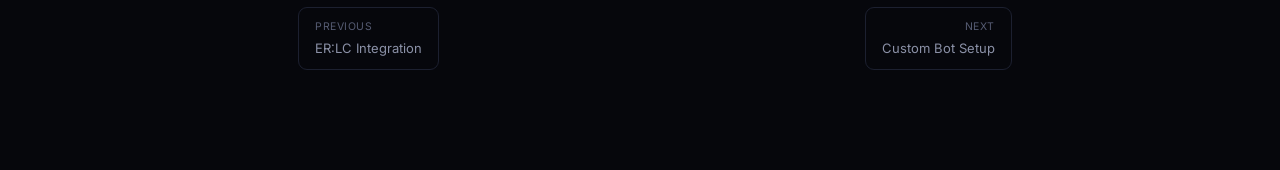
<file: docs/commands.html>
<!DOCTYPE html>
<html lang="en" data-theme="dark">
<head>
<meta charset="UTF-8">
<meta name="viewport" content="width=device-width, initial-scale=1.0">
<title>Commands — BotNexus Docs</title>
<meta name="description" content="Full command reference, grouped by permission tier.">
<link rel="icon" type="image/png" href="/docs/assets/favicon.png">
<link rel="stylesheet" href="/docs/assets/style.css">
</head>
<body>

<header class="topbar">
  <button class="topbar-menu-btn" id="menu-toggle" aria-label="Toggle navigation"><svg viewBox="0 0 24 24" width="20" height="20" fill="none" stroke="currentColor" stroke-width="2" stroke-linecap="round"><line x1="4" y1="6" x2="20" y2="6"/><line x1="4" y1="12" x2="20" y2="12"/><line x1="4" y1="18" x2="20" y2="18"/></svg></button>
  <a class="topbar-logo" href="/docs">
    <span class="mark"><img src="/docs/assets/logo-icon.png" alt="BotNexus logo" width="28" height="28"></span>
    <span class="logo-text">BotNexus</span>
  </a>
  <div class="topbar-search" id="topbar-search">
    <svg class="icon" viewBox="0 0 24 24" width="15" height="15" fill="none" stroke="currentColor" stroke-width="2" stroke-linecap="round" stroke-linejoin="round"><circle cx="11" cy="11" r="7"/><line x1="21" y1="21" x2="16.65" y2="16.65"/></svg>
    <input id="search-input" type="text" placeholder="Search..." autocomplete="off">
    <span class="kbd">⌘K</span>
    <button class="search-close-btn" id="search-close-btn" aria-label="Close search">
      <svg viewBox="0 0 24 24" width="16" height="16" fill="none" stroke="currentColor" stroke-width="2" stroke-linecap="round"><line x1="18" y1="6" x2="6" y2="18"/><line x1="6" y1="6" x2="18" y2="18"/></svg>
    </button>
    <div class="search-results" id="search-results"></div>
  </div>
  <button class="search-mobile-btn" id="search-mobile-btn" aria-label="Open search"><svg viewBox="0 0 24 24" width="16" height="16" fill="none" stroke="currentColor" stroke-width="2" stroke-linecap="round" stroke-linejoin="round"><circle cx="11" cy="11" r="7"/><line x1="21" y1="21" x2="16.65" y2="16.65"/></svg></button>
  <nav class="topbar-links">
    <a href="https://botnexus-26.github.io">Website</a>
    <a href="https://discord.gg/SRYAbrUVVS">Support</a>
    <a href="https://botnexus-26.github.io/dashboard">Dashboard</a>
    <a href="https://botnexus-26.github.io/terms">Terms</a>
  </nav>
  <button class="theme-toggle" id="theme-toggle" aria-label="Toggle theme">
    <svg class="icon-sun" viewBox="0 0 24 24" fill="none" stroke="currentColor" stroke-width="2" stroke-linecap="round"><circle cx="12" cy="12" r="4"/><line x1="12" y1="2" x2="12" y2="4"/><line x1="12" y1="20" x2="12" y2="22"/><line x1="4.9" y1="4.9" x2="6.3" y2="6.3"/><line x1="17.7" y1="17.7" x2="19.1" y2="19.1"/><line x1="2" y1="12" x2="4" y2="12"/><line x1="20" y1="12" x2="22" y2="12"/><line x1="4.9" y1="19.1" x2="6.3" y2="17.7"/><line x1="17.7" y1="6.3" x2="19.1" y2="4.9"/></svg><svg class="icon-moon" viewBox="0 0 24 24" fill="none" stroke="currentColor" stroke-width="2" stroke-linecap="round" stroke-linejoin="round"><path d="M21 12.8A9 9 0 1 1 11.2 3 7 7 0 0 0 21 12.8z"/></svg>
  </button>
  <a class="btn-invite" href="https://discord.com/oauth2/authorize?client_id=1522289525378908244&permissions=8&integration_type=0&scope=applications.commands+bot"><svg viewBox="0 0 24 24" width="15" height="15" fill="currentColor"><path d="M20.3 4.7A18.4 18.4 0 0 0 15.6 3c-.2.4-.5 1-.7 1.4a17 17 0 0 0-5.8 0A11 11 0 0 0 8.4 3a18.3 18.3 0 0 0-4.7 1.7C1 9.3.3 13.8.6 18.3a18.6 18.6 0 0 0 5.6 2.8c.5-.6.9-1.3 1.2-2a12 12 0 0 1-1.9-.9l.5-.4a13.2 13.2 0 0 0 11.2 0l.5.4c-.6.4-1.2.6-1.9.9.3.7.7 1.4 1.2 2a18.5 18.5 0 0 0 5.6-2.8c.4-5.2-1-9.6-3.3-13.6zM9 15.7c-1.1 0-2-1-2-2.3 0-1.2.9-2.3 2-2.3s2 1 2 2.3c0 1.3-.9 2.3-2 2.3zm6 0c-1.1 0-2-1-2-2.3 0-1.2.9-2.3 2-2.3s2 1 2 2.3c0 1.3-.9 2.3-2 2.3z"/></svg> Add to Discord</a>
</header>

<div class="docs-layout">
  <nav class="sidebar" id="sidebar">
    <div class="sidebar-mobile-only">
      <a class="btn-invite sidebar-invite" href="https://discord.com/oauth2/authorize?client_id=1522289525378908244&permissions=8&integration_type=0&scope=applications.commands+bot"><svg viewBox="0 0 24 24" width="15" height="15" fill="currentColor"><path d="M20.3 4.7A18.4 18.4 0 0 0 15.6 3c-.2.4-.5 1-.7 1.4a17 17 0 0 0-5.8 0A11 11 0 0 0 8.4 3a18.3 18.3 0 0 0-4.7 1.7C1 9.3.3 13.8.6 18.3a18.6 18.6 0 0 0 5.6 2.8c.5-.6.9-1.3 1.2-2a12 12 0 0 1-1.9-.9l.5-.4a13.2 13.2 0 0 0 11.2 0l.5.4c-.6.4-1.2.6-1.9.9.3.7.7 1.4 1.2 2a18.5 18.5 0 0 0 5.6-2.8c.4-5.2-1-9.6-3.3-13.6zM9 15.7c-1.1 0-2-1-2-2.3 0-1.2.9-2.3 2-2.3s2 1 2 2.3c0 1.3-.9 2.3-2 2.3zm6 0c-1.1 0-2-1-2-2.3 0-1.2.9-2.3 2-2.3s2 1 2 2.3c0 1.3-.9 2.3-2 2.3z"/></svg> Add to Discord</a>
      <div class="sidebar-topbar-links">
        <a href="https://botnexus-26.github.io">Website</a>
        <a href="https://discord.gg/SRYAbrUVVS">Support</a>
        <a href="https://botnexus-26.github.io/dashboard">Dashboard</a>
        <a href="https://botnexus-26.github.io/terms">Terms</a>
      </div>
    </div>
    <div class="sidebar-group"><div class="sidebar-group-title">Overview</div>
<a class="sidebar-link" href="/docs">Introduction</a>
<a class="sidebar-link" href="/docs/getting-started">Getting Started</a>
</div>
<div class="sidebar-group"><div class="sidebar-group-title">Setup</div>
<a class="sidebar-link" href="/docs/configuration">Configuration</a>
<a class="sidebar-link" href="/docs/permissions">Permissions</a>
<a class="sidebar-link" href="/docs/erlc-integration">ER:LC Integration</a>
<a class="sidebar-link active" href="/docs/commands">Commands</a>
<a class="sidebar-link" href="/docs/custom-setup">Custom Bot Setup</a>
</div>
<div class="sidebar-group"><div class="sidebar-group-title">Features</div>
<a class="sidebar-link" href="/docs/welcomer">Welcomer</a>
<a class="sidebar-link" href="/docs/levelling">Levelling</a>
<a class="sidebar-link" href="/docs/advanced-security">Advanced Security</a>
<a class="sidebar-link" href="/docs/sessions">Sessions</a>
</div>
  </nav>

  <main class="content">
    <div class="content-inner">
      <div class="breadcrumb">Setup<span class="sep">/</span>Commands</div>
      
<h1 class="page-title">Commands</h1>
<p class="page-desc">This page will take you to the allocated commands for the user!</p>

<h2 id="everyone">Everyone</h2>
<div class="cmd-row"><span class="cmd-name">/level</span><span class="cmd-desc">Check your (or another member's) current level and XP</span></div>
<div class="cmd-row"><span class="cmd-name">/leaderboard</span><span class="cmd-desc">View the server's levelling or economy leaderboard</span></div>
<div class="cmd-row"><span class="cmd-name">/balance</span><span class="cmd-desc">Check your economy balance</span></div>
<div class="cmd-row"><span class="cmd-name">/ticket</span><span class="cmd-desc">Open a support ticket</span></div>
<div class="cmd-row"><span class="cmd-name">/suggest</span><span class="cmd-desc">Submit a suggestion to the suggestions channel (if enabled by an admin)</span></div>
<div class="cmd-row"><span class="cmd-name">/birthday set</span><span class="cmd-desc">Add your birthday so BotNexus can announce it</span></div>
<div class="cmd-row"><span class="cmd-name">/autoreact</span><span class="cmd-desc">Add an AutoReact trigger (if enabled by an admin)</span></div>
<div class="cmd-row"><span class="cmd-name">/invite tracker</span><span class="cmd-desc">Track invites (if enabled by an admin)</span></div>
<div class="cmd-row"><span class="cmd-name">/youtube notifications</span><span class="cmd-desc">Get notified in-channel when a YouTube channel posts</span></div>
<div class="cmd-row"><span class="cmd-name">/tiktok notifications</span><span class="cmd-desc">Get notified in-channel when a TikTok account posts</span></div>
<div class="cmd-row"><span class="cmd-name">/counting</span><span class="cmd-desc">Add a counting channel</span></div>
<div class="cmd-row"><span class="cmd-name">/poll</span><span class="cmd-desc">Create a poll</span></div>
<div class="cmd-row"><span class="cmd-name">/session</span><span class="cmd-desc">View available ER:LC session commands</span></div>
<div class="cmd-row"><span class="cmd-name">/verify</span><span class="cmd-desc">Open the manual verification panel</span></div>

<h2 id="admin">Admin</h2>
<div class="cmd-row"><span class="cmd-name">/botconfig</span><span class="cmd-desc">Open the module configuration panel</span></div>
<div class="cmd-row"><span class="cmd-name">/mute</span><span class="cmd-desc">Timeout a member for a set duration</span></div>
<div class="cmd-row"><span class="cmd-name">/kick</span><span class="cmd-desc">Remove a member from the server</span></div>
<div class="cmd-row"><span class="cmd-name">/ban</span><span class="cmd-desc">Ban a member from the server</span></div>

<h2 id="server-owner">Server Owner</h2>
<div class="cmd-row"><span class="cmd-name">/serversettings</span><span class="cmd-desc">Set manager roles and core server-wide options</span></div>
<div class="cmd-row"><span class="cmd-name">/statuschannel</span><span class="cmd-desc">Create a voice channel that displays the live ER:LC player count</span></div>
<div class="cmd-row"><span class="cmd-name">/erlcsetkey</span><span class="cmd-desc">Set the server's ER:LC integration key</span></div>
<div class="cmd-row"><span class="cmd-name">/newbot global</span><span class="cmd-desc">Set the bot's display name for this server</span></div>

      <div class="pager">
        <a class="prev" href="/docs/erlc-integration"><span class="pager-label">Previous</span>ER:LC Integration</a>
        <a class="next" href="/docs/custom-setup"><span class="pager-label">Next</span>Custom Bot Setup</a>
      </div>
    </div>
  </main>

  <aside class="toc">
  <div class="toc-title">On this page</div>
  <ul class="toc-list">
    <li><a href="#everyone">Everyone</a></li>
<li><a href="#admin">Admin</a></li>
<li><a href="#server-owner">Server Owner</a></li>
  </ul>
</aside>
</div>

<script src="/docs/assets/search-index.js"></script>
<script src="/docs/assets/script.js"></script>
</body>
</html>
</file>
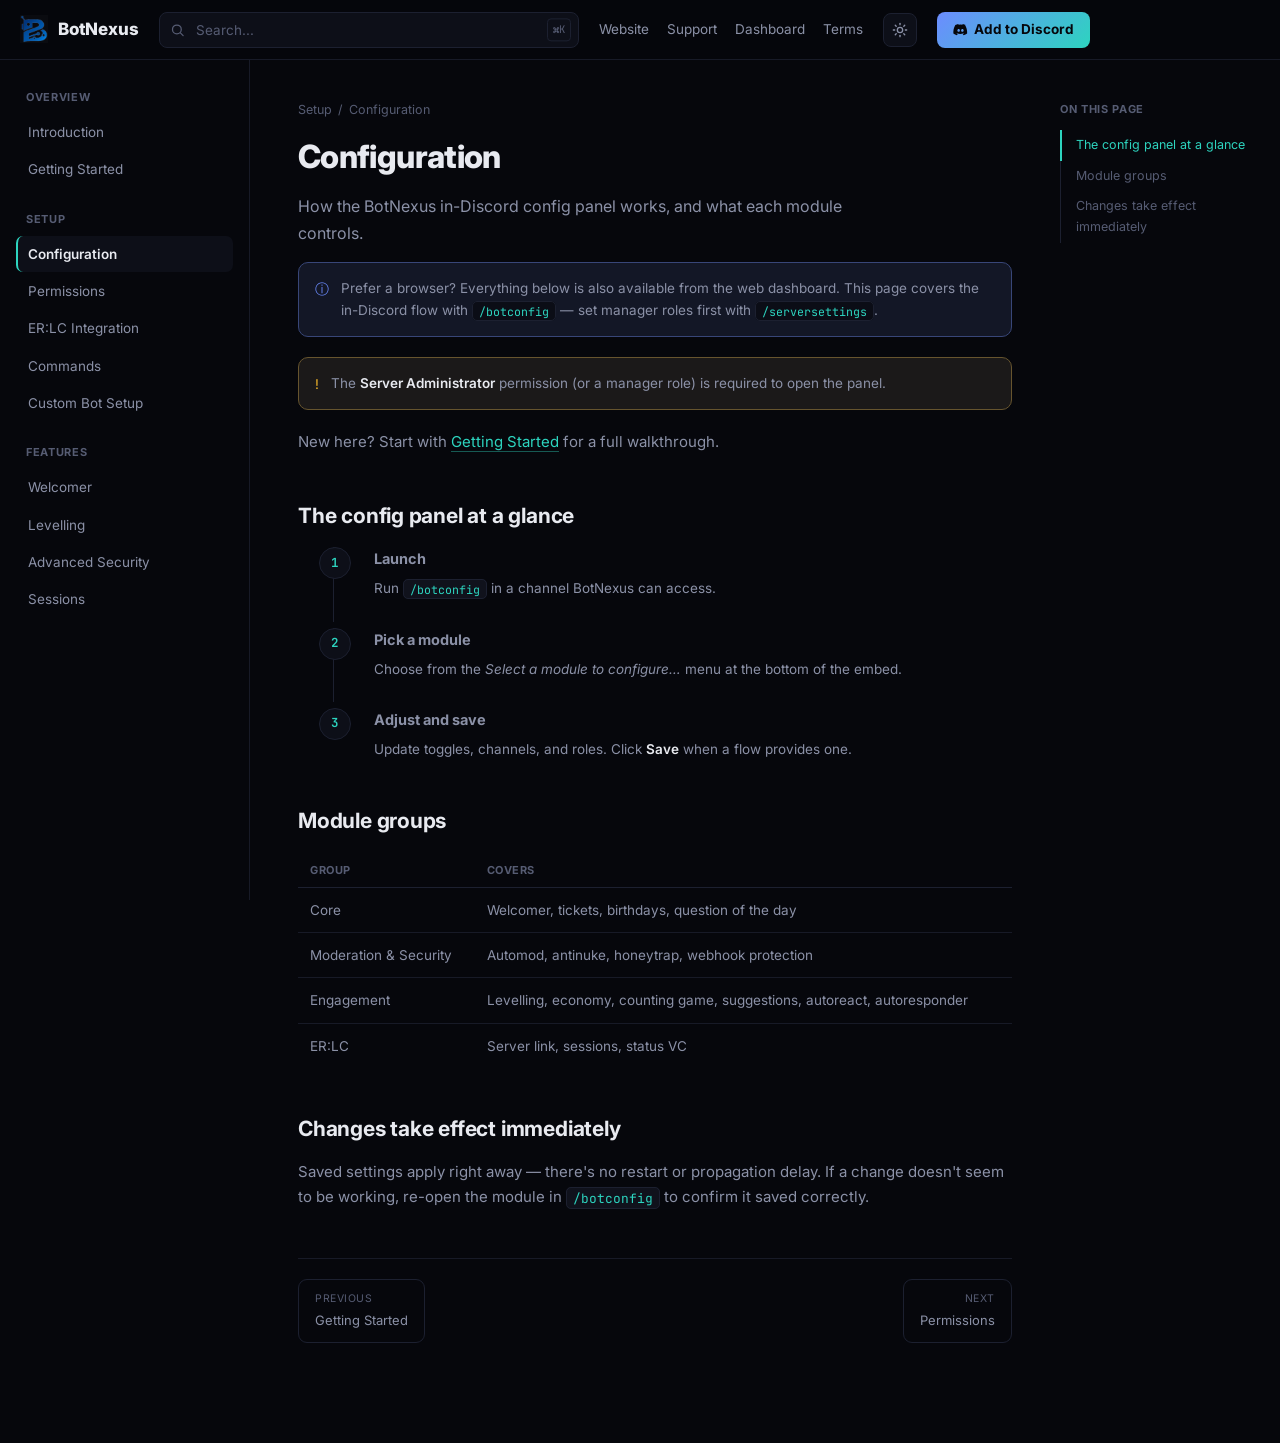
<file: docs/configuration.html>
<!DOCTYPE html>
<html lang="en" data-theme="dark">
<head>
<meta charset="UTF-8">
<meta name="viewport" content="width=device-width, initial-scale=1.0">
<title>Configuration — BotNexus Docs</title>
<meta name="description" content="How the BotNexus config panel works and what each module controls.">
<link rel="icon" type="image/png" href="/docs/assets/favicon.png">
<link rel="stylesheet" href="/docs/assets/style.css">
</head>
<body>

<header class="topbar">
  <button class="topbar-menu-btn" id="menu-toggle" aria-label="Toggle navigation"><svg viewBox="0 0 24 24" width="20" height="20" fill="none" stroke="currentColor" stroke-width="2" stroke-linecap="round"><line x1="4" y1="6" x2="20" y2="6"/><line x1="4" y1="12" x2="20" y2="12"/><line x1="4" y1="18" x2="20" y2="18"/></svg></button>
  <a class="topbar-logo" href="/docs">
    <span class="mark"><img src="/docs/assets/logo-icon.png" alt="BotNexus logo" width="28" height="28"></span>
    <span class="logo-text">BotNexus</span>
  </a>
  <div class="topbar-search" id="topbar-search">
    <svg class="icon" viewBox="0 0 24 24" width="15" height="15" fill="none" stroke="currentColor" stroke-width="2" stroke-linecap="round" stroke-linejoin="round"><circle cx="11" cy="11" r="7"/><line x1="21" y1="21" x2="16.65" y2="16.65"/></svg>
    <input id="search-input" type="text" placeholder="Search..." autocomplete="off">
    <span class="kbd">⌘K</span>
    <button class="search-close-btn" id="search-close-btn" aria-label="Close search">
      <svg viewBox="0 0 24 24" width="16" height="16" fill="none" stroke="currentColor" stroke-width="2" stroke-linecap="round"><line x1="18" y1="6" x2="6" y2="18"/><line x1="6" y1="6" x2="18" y2="18"/></svg>
    </button>
    <div class="search-results" id="search-results"></div>
  </div>
  <button class="search-mobile-btn" id="search-mobile-btn" aria-label="Open search"><svg viewBox="0 0 24 24" width="16" height="16" fill="none" stroke="currentColor" stroke-width="2" stroke-linecap="round" stroke-linejoin="round"><circle cx="11" cy="11" r="7"/><line x1="21" y1="21" x2="16.65" y2="16.65"/></svg></button>
  <nav class="topbar-links">
    <a href="https://botnexus-26.github.io">Website</a>
    <a href="https://discord.gg/SRYAbrUVVS">Support</a>
    <a href="https://botnexus-26.github.io/dashboard">Dashboard</a>
    <a href="https://botnexus-26.github.io/terms">Terms</a>
  </nav>
  <button class="theme-toggle" id="theme-toggle" aria-label="Toggle theme">
    <svg class="icon-sun" viewBox="0 0 24 24" fill="none" stroke="currentColor" stroke-width="2" stroke-linecap="round"><circle cx="12" cy="12" r="4"/><line x1="12" y1="2" x2="12" y2="4"/><line x1="12" y1="20" x2="12" y2="22"/><line x1="4.9" y1="4.9" x2="6.3" y2="6.3"/><line x1="17.7" y1="17.7" x2="19.1" y2="19.1"/><line x1="2" y1="12" x2="4" y2="12"/><line x1="20" y1="12" x2="22" y2="12"/><line x1="4.9" y1="19.1" x2="6.3" y2="17.7"/><line x1="17.7" y1="6.3" x2="19.1" y2="4.9"/></svg><svg class="icon-moon" viewBox="0 0 24 24" fill="none" stroke="currentColor" stroke-width="2" stroke-linecap="round" stroke-linejoin="round"><path d="M21 12.8A9 9 0 1 1 11.2 3 7 7 0 0 0 21 12.8z"/></svg>
  </button>
  <a class="btn-invite" href="https://discord.com/oauth2/authorize?client_id=1522289525378908244&permissions=8&integration_type=0&scope=applications.commands+bot"><svg viewBox="0 0 24 24" width="15" height="15" fill="currentColor"><path d="M20.3 4.7A18.4 18.4 0 0 0 15.6 3c-.2.4-.5 1-.7 1.4a17 17 0 0 0-5.8 0A11 11 0 0 0 8.4 3a18.3 18.3 0 0 0-4.7 1.7C1 9.3.3 13.8.6 18.3a18.6 18.6 0 0 0 5.6 2.8c.5-.6.9-1.3 1.2-2a12 12 0 0 1-1.9-.9l.5-.4a13.2 13.2 0 0 0 11.2 0l.5.4c-.6.4-1.2.6-1.9.9.3.7.7 1.4 1.2 2a18.5 18.5 0 0 0 5.6-2.8c.4-5.2-1-9.6-3.3-13.6zM9 15.7c-1.1 0-2-1-2-2.3 0-1.2.9-2.3 2-2.3s2 1 2 2.3c0 1.3-.9 2.3-2 2.3zm6 0c-1.1 0-2-1-2-2.3 0-1.2.9-2.3 2-2.3s2 1 2 2.3c0 1.3-.9 2.3-2 2.3z"/></svg> Add to Discord</a>
</header>

<div class="docs-layout">
  <nav class="sidebar" id="sidebar">
    <div class="sidebar-mobile-only">
      <a class="btn-invite sidebar-invite" href="https://discord.com/oauth2/authorize?client_id=1522289525378908244&permissions=8&integration_type=0&scope=applications.commands+bot"><svg viewBox="0 0 24 24" width="15" height="15" fill="currentColor"><path d="M20.3 4.7A18.4 18.4 0 0 0 15.6 3c-.2.4-.5 1-.7 1.4a17 17 0 0 0-5.8 0A11 11 0 0 0 8.4 3a18.3 18.3 0 0 0-4.7 1.7C1 9.3.3 13.8.6 18.3a18.6 18.6 0 0 0 5.6 2.8c.5-.6.9-1.3 1.2-2a12 12 0 0 1-1.9-.9l.5-.4a13.2 13.2 0 0 0 11.2 0l.5.4c-.6.4-1.2.6-1.9.9.3.7.7 1.4 1.2 2a18.5 18.5 0 0 0 5.6-2.8c.4-5.2-1-9.6-3.3-13.6zM9 15.7c-1.1 0-2-1-2-2.3 0-1.2.9-2.3 2-2.3s2 1 2 2.3c0 1.3-.9 2.3-2 2.3zm6 0c-1.1 0-2-1-2-2.3 0-1.2.9-2.3 2-2.3s2 1 2 2.3c0 1.3-.9 2.3-2 2.3z"/></svg> Add to Discord</a>
      <div class="sidebar-topbar-links">
        <a href="https://botnexus-26.github.io">Website</a>
        <a href="https://discord.gg/SRYAbrUVVS">Support</a>
        <a href="https://botnexus-26.github.io/dashboard">Dashboard</a>
        <a href="https://botnexus-26.github.io/terms">Terms</a>
      </div>
    </div>
    <div class="sidebar-group"><div class="sidebar-group-title">Overview</div>
<a class="sidebar-link" href="/docs">Introduction</a>
<a class="sidebar-link" href="/docs/getting-started">Getting Started</a>
</div>
<div class="sidebar-group"><div class="sidebar-group-title">Setup</div>
<a class="sidebar-link active" href="/docs/configuration">Configuration</a>
<a class="sidebar-link" href="/docs/permissions">Permissions</a>
<a class="sidebar-link" href="/docs/erlc-integration">ER:LC Integration</a>
<a class="sidebar-link" href="/docs/commands">Commands</a>
<a class="sidebar-link" href="/docs/custom-setup">Custom Bot Setup</a>
</div>
<div class="sidebar-group"><div class="sidebar-group-title">Features</div>
<a class="sidebar-link" href="/docs/welcomer">Welcomer</a>
<a class="sidebar-link" href="/docs/levelling">Levelling</a>
<a class="sidebar-link" href="/docs/advanced-security">Advanced Security</a>
<a class="sidebar-link" href="/docs/sessions">Sessions</a>
</div>
  </nav>

  <main class="content">
    <div class="content-inner">
      <div class="breadcrumb">Setup<span class="sep">/</span>Configuration</div>
      
<h1 class="page-title">Configuration</h1>
<p class="page-desc">How the BotNexus in-Discord config panel works, and what each module controls.</p>

<div class="callout info">
  <span class="callout-icon">ⓘ</span>
  <p>Prefer a browser? Everything below is also available from the web dashboard. This page covers the
  in-Discord flow with <code class="inline">/botconfig</code> — set manager roles first with
  <code class="inline">/serversettings</code>.</p>
</div>

<div class="callout warn">
  <span class="callout-icon">!</span>
  <p>The <strong>Server Administrator</strong> permission (or a manager role) is required to open the panel.</p>
</div>

<p>New here? Start with <a class="inline-link" href="/docs/getting-started">Getting Started</a> for a full
walkthrough.</p>

<h2 id="the-config-panel-at-a-glance">The config panel at a glance</h2>
<ol class="steps">
  <li class="step">
    <h4>Launch</h4>
    <p>Run <code class="inline">/botconfig</code> in a channel BotNexus can access.</p>
  </li>
  <li class="step">
    <h4>Pick a module</h4>
    <p>Choose from the <em>Select a module to configure…</em> menu at the bottom of the embed.</p>
  </li>
  <li class="step">
    <h4>Adjust and save</h4>
    <p>Update toggles, channels, and roles. Click <strong>Save</strong> when a flow provides one.</p>
  </li>
</ol>

<h2 id="module-groups">Module groups</h2>
<table class="doc-table">
  <tr><th>Group</th><th>Covers</th></tr>
  <tr><td>Core</td><td>Welcomer, tickets, birthdays, question of the day</td></tr>
  <tr><td>Moderation &amp; Security</td><td>Automod, antinuke, honeytrap, webhook protection</td></tr>
  <tr><td>Engagement</td><td>Levelling, economy, counting game, suggestions, autoreact, autoresponder</td></tr>
  <tr><td>ER:LC</td><td>Server link, sessions, status VC</td></tr>
</table>

<h2 id="changes-take-effect-immediately">Changes take effect immediately</h2>
<p>Saved settings apply right away — there's no restart or propagation delay. If a change doesn't seem to be
working, re-open the module in <code class="inline">/botconfig</code> to confirm it saved correctly.</p>

      <div class="pager">
        <a class="prev" href="/docs/getting-started"><span class="pager-label">Previous</span>Getting Started</a>
        <a class="next" href="/docs/permissions"><span class="pager-label">Next</span>Permissions</a>
      </div>
    </div>
  </main>

  <aside class="toc">
  <div class="toc-title">On this page</div>
  <ul class="toc-list">
    <li><a href="#the-config-panel-at-a-glance">The config panel at a glance</a></li>
<li><a href="#module-groups">Module groups</a></li>
<li><a href="#changes-take-effect-immediately">Changes take effect immediately</a></li>
  </ul>
</aside>
</div>

<script src="/docs/assets/search-index.js"></script>
<script src="/docs/assets/script.js"></script>
</body>
</html>
</file>
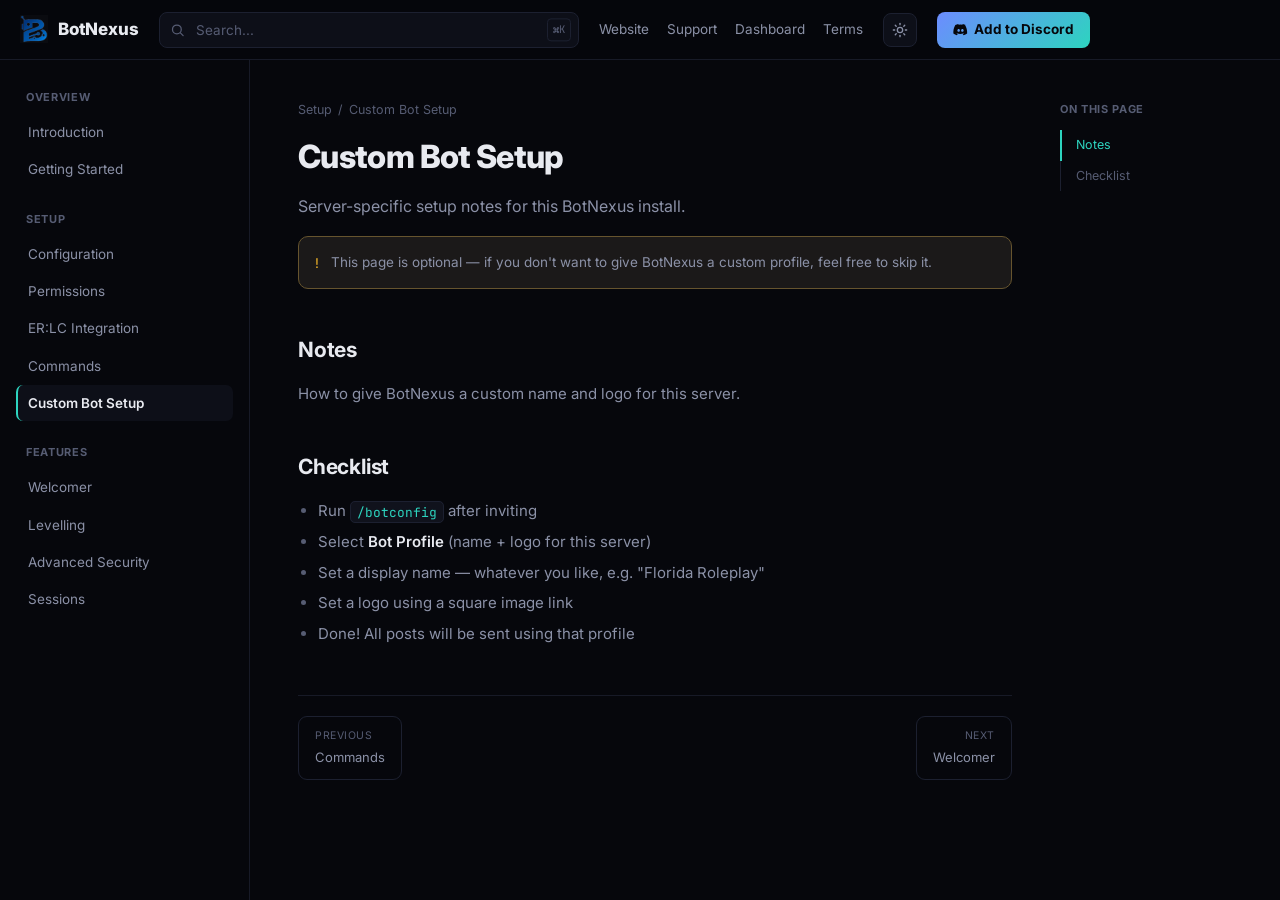
<file: docs/custom-setup.html>
<!DOCTYPE html>
<html lang="en" data-theme="dark">
<head>
<meta charset="UTF-8">
<meta name="viewport" content="width=device-width, initial-scale=1.0">
<title>Custom Bot Setup — BotNexus Docs</title>
<meta name="description" content="Server-specific setup notes for this BotNexus install.">
<link rel="icon" type="image/png" href="/docs/assets/favicon.png">
<link rel="stylesheet" href="/docs/assets/style.css">
</head>
<body>

<header class="topbar">
  <button class="topbar-menu-btn" id="menu-toggle" aria-label="Toggle navigation"><svg viewBox="0 0 24 24" width="20" height="20" fill="none" stroke="currentColor" stroke-width="2" stroke-linecap="round"><line x1="4" y1="6" x2="20" y2="6"/><line x1="4" y1="12" x2="20" y2="12"/><line x1="4" y1="18" x2="20" y2="18"/></svg></button>
  <a class="topbar-logo" href="/docs">
    <span class="mark"><img src="/docs/assets/logo-icon.png" alt="BotNexus logo" width="28" height="28"></span>
    <span class="logo-text">BotNexus</span>
  </a>
  <div class="topbar-search" id="topbar-search">
    <svg class="icon" viewBox="0 0 24 24" width="15" height="15" fill="none" stroke="currentColor" stroke-width="2" stroke-linecap="round" stroke-linejoin="round"><circle cx="11" cy="11" r="7"/><line x1="21" y1="21" x2="16.65" y2="16.65"/></svg>
    <input id="search-input" type="text" placeholder="Search..." autocomplete="off">
    <span class="kbd">⌘K</span>
    <button class="search-close-btn" id="search-close-btn" aria-label="Close search">
      <svg viewBox="0 0 24 24" width="16" height="16" fill="none" stroke="currentColor" stroke-width="2" stroke-linecap="round"><line x1="18" y1="6" x2="6" y2="18"/><line x1="6" y1="6" x2="18" y2="18"/></svg>
    </button>
    <div class="search-results" id="search-results"></div>
  </div>
  <button class="search-mobile-btn" id="search-mobile-btn" aria-label="Open search"><svg viewBox="0 0 24 24" width="16" height="16" fill="none" stroke="currentColor" stroke-width="2" stroke-linecap="round" stroke-linejoin="round"><circle cx="11" cy="11" r="7"/><line x1="21" y1="21" x2="16.65" y2="16.65"/></svg></button>
  <nav class="topbar-links">
    <a href="https://botnexus-26.github.io">Website</a>
    <a href="https://discord.gg/SRYAbrUVVS">Support</a>
    <a href="https://botnexus-26.github.io/dashboard">Dashboard</a>
    <a href="https://botnexus-26.github.io/terms">Terms</a>
  </nav>
  <button class="theme-toggle" id="theme-toggle" aria-label="Toggle theme">
    <svg class="icon-sun" viewBox="0 0 24 24" fill="none" stroke="currentColor" stroke-width="2" stroke-linecap="round"><circle cx="12" cy="12" r="4"/><line x1="12" y1="2" x2="12" y2="4"/><line x1="12" y1="20" x2="12" y2="22"/><line x1="4.9" y1="4.9" x2="6.3" y2="6.3"/><line x1="17.7" y1="17.7" x2="19.1" y2="19.1"/><line x1="2" y1="12" x2="4" y2="12"/><line x1="20" y1="12" x2="22" y2="12"/><line x1="4.9" y1="19.1" x2="6.3" y2="17.7"/><line x1="17.7" y1="6.3" x2="19.1" y2="4.9"/></svg><svg class="icon-moon" viewBox="0 0 24 24" fill="none" stroke="currentColor" stroke-width="2" stroke-linecap="round" stroke-linejoin="round"><path d="M21 12.8A9 9 0 1 1 11.2 3 7 7 0 0 0 21 12.8z"/></svg>
  </button>
  <a class="btn-invite" href="https://discord.com/oauth2/authorize?client_id=1522289525378908244&permissions=8&integration_type=0&scope=applications.commands+bot"><svg viewBox="0 0 24 24" width="15" height="15" fill="currentColor"><path d="M20.3 4.7A18.4 18.4 0 0 0 15.6 3c-.2.4-.5 1-.7 1.4a17 17 0 0 0-5.8 0A11 11 0 0 0 8.4 3a18.3 18.3 0 0 0-4.7 1.7C1 9.3.3 13.8.6 18.3a18.6 18.6 0 0 0 5.6 2.8c.5-.6.9-1.3 1.2-2a12 12 0 0 1-1.9-.9l.5-.4a13.2 13.2 0 0 0 11.2 0l.5.4c-.6.4-1.2.6-1.9.9.3.7.7 1.4 1.2 2a18.5 18.5 0 0 0 5.6-2.8c.4-5.2-1-9.6-3.3-13.6zM9 15.7c-1.1 0-2-1-2-2.3 0-1.2.9-2.3 2-2.3s2 1 2 2.3c0 1.3-.9 2.3-2 2.3zm6 0c-1.1 0-2-1-2-2.3 0-1.2.9-2.3 2-2.3s2 1 2 2.3c0 1.3-.9 2.3-2 2.3z"/></svg> Add to Discord</a>
</header>

<div class="docs-layout">
  <nav class="sidebar" id="sidebar">
    <div class="sidebar-mobile-only">
      <a class="btn-invite sidebar-invite" href="https://discord.com/oauth2/authorize?client_id=1522289525378908244&permissions=8&integration_type=0&scope=applications.commands+bot"><svg viewBox="0 0 24 24" width="15" height="15" fill="currentColor"><path d="M20.3 4.7A18.4 18.4 0 0 0 15.6 3c-.2.4-.5 1-.7 1.4a17 17 0 0 0-5.8 0A11 11 0 0 0 8.4 3a18.3 18.3 0 0 0-4.7 1.7C1 9.3.3 13.8.6 18.3a18.6 18.6 0 0 0 5.6 2.8c.5-.6.9-1.3 1.2-2a12 12 0 0 1-1.9-.9l.5-.4a13.2 13.2 0 0 0 11.2 0l.5.4c-.6.4-1.2.6-1.9.9.3.7.7 1.4 1.2 2a18.5 18.5 0 0 0 5.6-2.8c.4-5.2-1-9.6-3.3-13.6zM9 15.7c-1.1 0-2-1-2-2.3 0-1.2.9-2.3 2-2.3s2 1 2 2.3c0 1.3-.9 2.3-2 2.3zm6 0c-1.1 0-2-1-2-2.3 0-1.2.9-2.3 2-2.3s2 1 2 2.3c0 1.3-.9 2.3-2 2.3z"/></svg> Add to Discord</a>
      <div class="sidebar-topbar-links">
        <a href="https://botnexus-26.github.io">Website</a>
        <a href="https://discord.gg/SRYAbrUVVS">Support</a>
        <a href="https://botnexus-26.github.io/dashboard">Dashboard</a>
        <a href="https://botnexus-26.github.io/terms">Terms</a>
      </div>
    </div>
    <div class="sidebar-group"><div class="sidebar-group-title">Overview</div>
<a class="sidebar-link" href="/docs">Introduction</a>
<a class="sidebar-link" href="/docs/getting-started">Getting Started</a>
</div>
<div class="sidebar-group"><div class="sidebar-group-title">Setup</div>
<a class="sidebar-link" href="/docs/configuration">Configuration</a>
<a class="sidebar-link" href="/docs/permissions">Permissions</a>
<a class="sidebar-link" href="/docs/erlc-integration">ER:LC Integration</a>
<a class="sidebar-link" href="/docs/commands">Commands</a>
<a class="sidebar-link active" href="/docs/custom-setup">Custom Bot Setup</a>
</div>
<div class="sidebar-group"><div class="sidebar-group-title">Features</div>
<a class="sidebar-link" href="/docs/welcomer">Welcomer</a>
<a class="sidebar-link" href="/docs/levelling">Levelling</a>
<a class="sidebar-link" href="/docs/advanced-security">Advanced Security</a>
<a class="sidebar-link" href="/docs/sessions">Sessions</a>
</div>
  </nav>

  <main class="content">
    <div class="content-inner">
      <div class="breadcrumb">Setup<span class="sep">/</span>Custom Bot Setup</div>
      
<h1 class="page-title">Custom Bot Setup</h1>
<p class="page-desc">Server-specific setup notes for this BotNexus install.</p>

<div class="callout warn">
  <span class="callout-icon">!</span>
  <p>This page is optional — if you don't want to give BotNexus a custom profile, feel free to skip it.</p>
</div>

<h2 id="notes">Notes</h2>
<p>How to give BotNexus a custom name and logo for this server.</p>

<h2 id="checklist">Checklist</h2>
<ul>
  <li>Run <code class="inline">/botconfig</code> after inviting</li>
  <li>Select <strong>Bot Profile</strong> (name + logo for this server)</li>
  <li>Set a display name — whatever you like, e.g. "Florida Roleplay"</li>
  <li>Set a logo using a square image link</li>
  <li>Done! All posts will be sent using that profile</li>
</ul>

      <div class="pager">
        <a class="prev" href="/docs/commands"><span class="pager-label">Previous</span>Commands</a>
        <a class="next" href="/docs/welcomer"><span class="pager-label">Next</span>Welcomer</a>
      </div>
    </div>
  </main>

  <aside class="toc">
  <div class="toc-title">On this page</div>
  <ul class="toc-list">
    <li><a href="#notes">Notes</a></li>
<li><a href="#checklist">Checklist</a></li>
  </ul>
</aside>
</div>

<script src="/docs/assets/search-index.js"></script>
<script src="/docs/assets/script.js"></script>
</body>
</html>
</file>
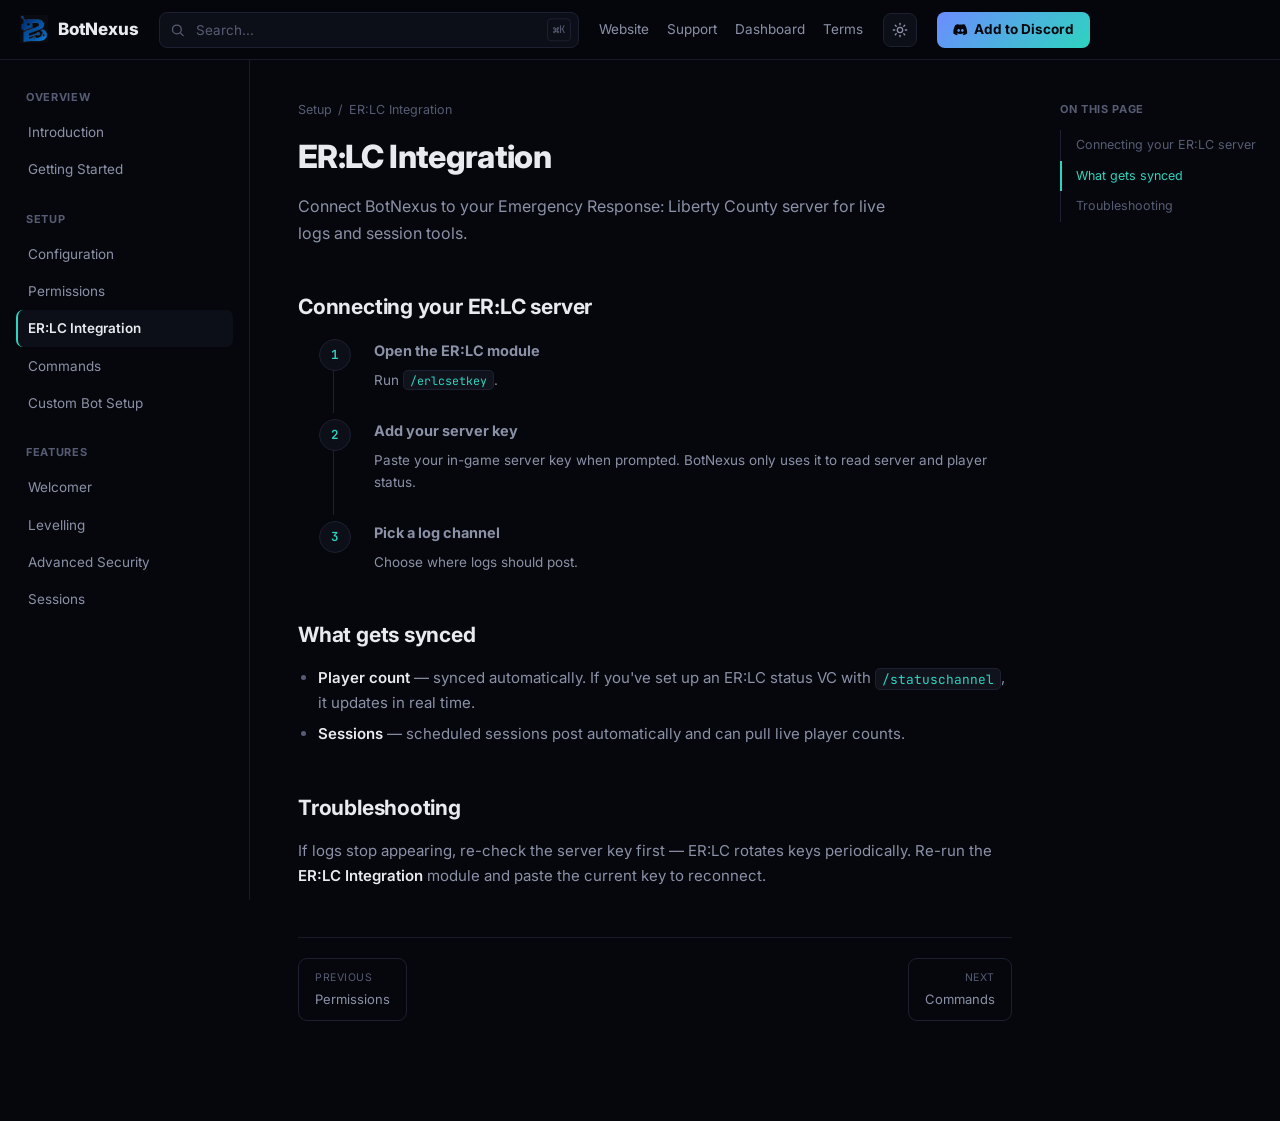
<file: docs/erlc-integration.html>
<!DOCTYPE html>
<html lang="en" data-theme="dark">
<head>
<meta charset="UTF-8">
<meta name="viewport" content="width=device-width, initial-scale=1.0">
<title>ER:LC Integration — BotNexus Docs</title>
<meta name="description" content="Connect BotNexus to your ER:LC server.">
<link rel="icon" type="image/png" href="/docs/assets/favicon.png">
<link rel="stylesheet" href="/docs/assets/style.css">
</head>
<body>

<header class="topbar">
  <button class="topbar-menu-btn" id="menu-toggle" aria-label="Toggle navigation"><svg viewBox="0 0 24 24" width="20" height="20" fill="none" stroke="currentColor" stroke-width="2" stroke-linecap="round"><line x1="4" y1="6" x2="20" y2="6"/><line x1="4" y1="12" x2="20" y2="12"/><line x1="4" y1="18" x2="20" y2="18"/></svg></button>
  <a class="topbar-logo" href="/docs">
    <span class="mark"><img src="/docs/assets/logo-icon.png" alt="BotNexus logo" width="28" height="28"></span>
    <span class="logo-text">BotNexus</span>
  </a>
  <div class="topbar-search" id="topbar-search">
    <svg class="icon" viewBox="0 0 24 24" width="15" height="15" fill="none" stroke="currentColor" stroke-width="2" stroke-linecap="round" stroke-linejoin="round"><circle cx="11" cy="11" r="7"/><line x1="21" y1="21" x2="16.65" y2="16.65"/></svg>
    <input id="search-input" type="text" placeholder="Search..." autocomplete="off">
    <span class="kbd">⌘K</span>
    <button class="search-close-btn" id="search-close-btn" aria-label="Close search">
      <svg viewBox="0 0 24 24" width="16" height="16" fill="none" stroke="currentColor" stroke-width="2" stroke-linecap="round"><line x1="18" y1="6" x2="6" y2="18"/><line x1="6" y1="6" x2="18" y2="18"/></svg>
    </button>
    <div class="search-results" id="search-results"></div>
  </div>
  <button class="search-mobile-btn" id="search-mobile-btn" aria-label="Open search"><svg viewBox="0 0 24 24" width="16" height="16" fill="none" stroke="currentColor" stroke-width="2" stroke-linecap="round" stroke-linejoin="round"><circle cx="11" cy="11" r="7"/><line x1="21" y1="21" x2="16.65" y2="16.65"/></svg></button>
  <nav class="topbar-links">
    <a href="https://botnexus-26.github.io">Website</a>
    <a href="https://discord.gg/SRYAbrUVVS">Support</a>
    <a href="https://botnexus-26.github.io/dashboard">Dashboard</a>
    <a href="https://botnexus-26.github.io/terms">Terms</a>
  </nav>
  <button class="theme-toggle" id="theme-toggle" aria-label="Toggle theme">
    <svg class="icon-sun" viewBox="0 0 24 24" fill="none" stroke="currentColor" stroke-width="2" stroke-linecap="round"><circle cx="12" cy="12" r="4"/><line x1="12" y1="2" x2="12" y2="4"/><line x1="12" y1="20" x2="12" y2="22"/><line x1="4.9" y1="4.9" x2="6.3" y2="6.3"/><line x1="17.7" y1="17.7" x2="19.1" y2="19.1"/><line x1="2" y1="12" x2="4" y2="12"/><line x1="20" y1="12" x2="22" y2="12"/><line x1="4.9" y1="19.1" x2="6.3" y2="17.7"/><line x1="17.7" y1="6.3" x2="19.1" y2="4.9"/></svg><svg class="icon-moon" viewBox="0 0 24 24" fill="none" stroke="currentColor" stroke-width="2" stroke-linecap="round" stroke-linejoin="round"><path d="M21 12.8A9 9 0 1 1 11.2 3 7 7 0 0 0 21 12.8z"/></svg>
  </button>
  <a class="btn-invite" href="https://discord.com/oauth2/authorize?client_id=1522289525378908244&permissions=8&integration_type=0&scope=applications.commands+bot"><svg viewBox="0 0 24 24" width="15" height="15" fill="currentColor"><path d="M20.3 4.7A18.4 18.4 0 0 0 15.6 3c-.2.4-.5 1-.7 1.4a17 17 0 0 0-5.8 0A11 11 0 0 0 8.4 3a18.3 18.3 0 0 0-4.7 1.7C1 9.3.3 13.8.6 18.3a18.6 18.6 0 0 0 5.6 2.8c.5-.6.9-1.3 1.2-2a12 12 0 0 1-1.9-.9l.5-.4a13.2 13.2 0 0 0 11.2 0l.5.4c-.6.4-1.2.6-1.9.9.3.7.7 1.4 1.2 2a18.5 18.5 0 0 0 5.6-2.8c.4-5.2-1-9.6-3.3-13.6zM9 15.7c-1.1 0-2-1-2-2.3 0-1.2.9-2.3 2-2.3s2 1 2 2.3c0 1.3-.9 2.3-2 2.3zm6 0c-1.1 0-2-1-2-2.3 0-1.2.9-2.3 2-2.3s2 1 2 2.3c0 1.3-.9 2.3-2 2.3z"/></svg> Add to Discord</a>
</header>

<div class="docs-layout">
  <nav class="sidebar" id="sidebar">
    <div class="sidebar-mobile-only">
      <a class="btn-invite sidebar-invite" href="https://discord.com/oauth2/authorize?client_id=1522289525378908244&permissions=8&integration_type=0&scope=applications.commands+bot"><svg viewBox="0 0 24 24" width="15" height="15" fill="currentColor"><path d="M20.3 4.7A18.4 18.4 0 0 0 15.6 3c-.2.4-.5 1-.7 1.4a17 17 0 0 0-5.8 0A11 11 0 0 0 8.4 3a18.3 18.3 0 0 0-4.7 1.7C1 9.3.3 13.8.6 18.3a18.6 18.6 0 0 0 5.6 2.8c.5-.6.9-1.3 1.2-2a12 12 0 0 1-1.9-.9l.5-.4a13.2 13.2 0 0 0 11.2 0l.5.4c-.6.4-1.2.6-1.9.9.3.7.7 1.4 1.2 2a18.5 18.5 0 0 0 5.6-2.8c.4-5.2-1-9.6-3.3-13.6zM9 15.7c-1.1 0-2-1-2-2.3 0-1.2.9-2.3 2-2.3s2 1 2 2.3c0 1.3-.9 2.3-2 2.3zm6 0c-1.1 0-2-1-2-2.3 0-1.2.9-2.3 2-2.3s2 1 2 2.3c0 1.3-.9 2.3-2 2.3z"/></svg> Add to Discord</a>
      <div class="sidebar-topbar-links">
        <a href="https://botnexus-26.github.io">Website</a>
        <a href="https://discord.gg/SRYAbrUVVS">Support</a>
        <a href="https://botnexus-26.github.io/dashboard">Dashboard</a>
        <a href="https://botnexus-26.github.io/terms">Terms</a>
      </div>
    </div>
    <div class="sidebar-group"><div class="sidebar-group-title">Overview</div>
<a class="sidebar-link" href="/docs">Introduction</a>
<a class="sidebar-link" href="/docs/getting-started">Getting Started</a>
</div>
<div class="sidebar-group"><div class="sidebar-group-title">Setup</div>
<a class="sidebar-link" href="/docs/configuration">Configuration</a>
<a class="sidebar-link" href="/docs/permissions">Permissions</a>
<a class="sidebar-link active" href="/docs/erlc-integration">ER:LC Integration</a>
<a class="sidebar-link" href="/docs/commands">Commands</a>
<a class="sidebar-link" href="/docs/custom-setup">Custom Bot Setup</a>
</div>
<div class="sidebar-group"><div class="sidebar-group-title">Features</div>
<a class="sidebar-link" href="/docs/welcomer">Welcomer</a>
<a class="sidebar-link" href="/docs/levelling">Levelling</a>
<a class="sidebar-link" href="/docs/advanced-security">Advanced Security</a>
<a class="sidebar-link" href="/docs/sessions">Sessions</a>
</div>
  </nav>

  <main class="content">
    <div class="content-inner">
      <div class="breadcrumb">Setup<span class="sep">/</span>ER:LC Integration</div>
      
<h1 class="page-title">ER:LC Integration</h1>
<p class="page-desc">Connect BotNexus to your Emergency Response: Liberty County server for live logs and session tools.</p>

<h2 id="connecting-your-erlc-server">Connecting your ER:LC server</h2>
<ol class="steps">
  <li class="step">
    <h4>Open the ER:LC module</h4>
    <p>Run <code class="inline">/erlcsetkey</code>.</p>
  </li>
  <li class="step">
    <h4>Add your server key</h4>
    <p>Paste your in-game server key when prompted. BotNexus only uses it to read server and player status.</p>
  </li>
  <li class="step">
    <h4>Pick a log channel</h4>
    <p>Choose where logs should post.</p>
  </li>
</ol>

<h2 id="what-gets-synced">What gets synced</h2>
<ul>
  <li><strong>Player count</strong> — synced automatically. If you've set up an ER:LC status VC with
  <code class="inline">/statuschannel</code>, it updates in real time.</li>
  <li><strong>Sessions</strong> — scheduled sessions post automatically and can pull live player counts.</li>
</ul>

<h2 id="troubleshooting">Troubleshooting</h2>
<p>If logs stop appearing, re-check the server key first — ER:LC rotates keys periodically. Re-run the
<strong>ER:LC Integration</strong> module and paste the current key to reconnect.</p>

      <div class="pager">
        <a class="prev" href="/docs/permissions"><span class="pager-label">Previous</span>Permissions</a>
        <a class="next" href="/docs/commands"><span class="pager-label">Next</span>Commands</a>
      </div>
    </div>
  </main>

  <aside class="toc">
  <div class="toc-title">On this page</div>
  <ul class="toc-list">
    <li><a href="#connecting-your-er-lc-server">Connecting your ER:LC server</a></li>
<li><a href="#what-gets-synced">What gets synced</a></li>
<li><a href="#troubleshooting">Troubleshooting</a></li>
  </ul>
</aside>
</div>

<script src="/docs/assets/search-index.js"></script>
<script src="/docs/assets/script.js"></script>
</body>
</html>
</file>
<file: blog/styles.css>
:root {
  color-scheme: light;
  --ink: #101828;
  --muted: #667085;
  --faint: #98a2b3;
  --line: #e4e7ec;
  --surface: #ffffff;
  --surface-soft: #f8fafc;
  --canvas: #f4f7fb;
  --blue: #135bb5;
  --blue-bright: #1683e8;
  --blue-soft: #eaf3ff;
  --green: #16815c;
  --green-soft: #e6f7ef;
  --orange: #b96310;
  --orange-soft: #fff2df;
  --red: #c23b45;
  --red-soft: #ffeaec;
  --shadow: 0 20px 50px rgba(16, 24, 40, .07);
  --radius: 18px;
}

html[data-theme="dark"] {
  color-scheme: dark;
  --ink: #f2f5fa;
  --muted: #a7b1c1;
  --faint: #778399;
  --line: #2a3548;
  --surface: #131c2b;
  --surface-soft: #192537;
  --canvas: #0c1421;
  --blue: #71b5ff;
  --blue-bright: #58a7ff;
  --blue-soft: #162f4c;
  --green: #55d69e;
  --green-soft: #123c31;
  --orange: #ffbd72;
  --orange-soft: #49341d;
  --red: #ff8991;
  --red-soft: #4b222c;
  --shadow: 0 20px 50px rgba(0, 0, 0, .23);
}

* { box-sizing: border-box; }

body {
  margin: 0;
  background:
    radial-gradient(circle at 50% -10%, rgba(76, 159, 245, .11), transparent 34rem),
    var(--canvas);
  color: var(--ink);
  font-family: Inter, ui-sans-serif, system-ui, -apple-system, BlinkMacSystemFont, "Segoe UI", sans-serif;
  font-size: 15px;
  line-height: 1.6;
  transition: background .2s ease, color .2s ease;
}

a { color: inherit; text-decoration: none; }
button, input, textarea, select { font: inherit; }
button { cursor: pointer; }

.site-shell { max-width: 1240px; margin: 0 auto; padding: 0 32px; }

.topbar {
  align-items: center;
  border-bottom: 1px solid var(--line);
  display: flex;
  justify-content: space-between;
  min-height: 82px;
}

.brand, .footer-brand {
  align-items: center;
  display: inline-flex;
  font-size: 17px;
  font-weight: 800;
  gap: 10px;
  letter-spacing: -.04em;
}

.brand-mark {
  align-items: center;
  background: #fff;
  border-radius: 9px;
  display: inline-flex;
  height: 34px;
  justify-content: center;
  overflow: hidden;
  width: 34px;
}

.brand-mark img { height: 100%; object-fit: cover; width: 100%; }
.brand-mark-small { height: 25px; width: 25px; }
.brand-suffix { color: var(--muted); font-size: 12px; font-weight: 500; letter-spacing: 0; }

.top-nav, .footer-links, .hero-meta, .filters, .form-actions, .token-row {
  align-items: center;
  display: flex;
}

.top-nav { gap: 22px; }
.nav-link { color: var(--muted); font-size: 13px; font-weight: 600; transition: color .2s ease; }
.nav-link:hover, .footer-links a:hover { color: var(--blue); }
.nav-link span { font-size: 14px; margin-left: 3px; }

.button, .theme-toggle, .filter-button {
  align-items: center;
  border: 1px solid transparent;
  border-radius: 9px;
  display: inline-flex;
  gap: 7px;
  justify-content: center;
  transition: background .2s ease, border-color .2s ease, color .2s ease, transform .2s ease;
}
.button:hover, .theme-toggle:hover, .filter-button:hover { transform: translateY(-1px); }
.button { font-size: 13px; font-weight: 700; padding: 11px 17px; }
.button-small { font-size: 12px; padding: 8px 12px; }
.button-dark { background: var(--ink); color: var(--surface); }
.button-dark:hover { background: var(--blue); color: #fff; }
.button-primary { background: var(--blue); color: #fff; }
.button-primary:hover { background: var(--blue-bright); }
.button-outline { background: transparent; border-color: var(--line); color: var(--ink); }
.button-outline:hover { border-color: var(--blue); color: var(--blue); }
.button-danger { background: transparent; border-color: var(--red); color: var(--red); }
.button-danger:hover { background: var(--red-soft); }

.theme-toggle {
  background: transparent;
  border-color: var(--line);
  color: var(--muted);
  font-size: 12px;
  padding: 8px 11px;
}
.theme-icon { color: var(--blue); font-size: 15px; line-height: 1; }

.hero { max-width: 720px; padding: 94px 0 86px; }
.eyebrow, .section-kicker {
  color: var(--blue);
  font-size: 11px;
  font-weight: 800;
  letter-spacing: .15em;
  margin: 0 0 15px;
  text-transform: uppercase;
}
.eyebrow { align-items: center; display: flex; gap: 8px; }
.pulse-dot, .status-dot {
  background: #27b980;
  border-radius: 50%;
  display: inline-block;
  height: 7px;
  width: 7px;
}
.pulse-dot { box-shadow: 0 0 0 5px rgba(39, 185, 128, .12); }
h1, h2, h3, p { margin-top: 0; }
h1 {
  font-size: clamp(52px, 8vw, 86px);
  letter-spacing: -.085em;
  line-height: .98;
  margin-bottom: 29px;
}
h1 em { color: var(--blue); font-style: normal; }
.hero-copy { color: var(--muted); font-size: 18px; max-width: 500px; }
.hero-meta { color: var(--faint); font-size: 12px; gap: 12px; margin-top: 27px; }
.live-status { align-items: center; color: var(--green); display: inline-flex; font-weight: 700; gap: 7px; }
.meta-separator { color: var(--line); font-size: 18px; }

.updates-section { padding: 10px 0 95px; }
.section-heading, .editor-toolbar, .editor-panel-heading {
  align-items: end;
  display: flex;
  justify-content: space-between;
}
.section-heading { border-bottom: 1px solid var(--line); margin-bottom: 28px; padding-bottom: 19px; }
.section-heading .section-kicker, .editor-toolbar .section-kicker, .editor-panel-heading .section-kicker { margin-bottom: 4px; }
h2 { font-size: 28px; letter-spacing: -.055em; line-height: 1.1; margin-bottom: 0; }
.filters { background: var(--surface); border: 1px solid var(--line); border-radius: 11px; gap: 2px; padding: 3px; }
.filter-button { background: transparent; color: var(--muted); font-size: 12px; font-weight: 700; padding: 8px 12px; }
.filter-button.is-active { background: var(--ink); color: var(--surface); }

.featured-post {
  background: linear-gradient(130deg, #0f4c91 0%, #1974c9 58%, #45a2ef 100%);
  border-radius: var(--radius);
  box-shadow: var(--shadow);
  color: #fff;
  margin-bottom: 18px;
  min-height: 285px;
  overflow: hidden;
  position: relative;
}
.featured-post:after {
  border: 1px solid rgba(255,255,255,.2);
  border-radius: 50%;
  content: "";
  height: 450px;
  position: absolute;
  right: -160px;
  top: -120px;
  width: 450px;
}
.featured-inner { display: flex; flex-direction: column; justify-content: space-between; min-height: 285px; padding: 31px 35px; position: relative; z-index: 1; }
.featured-label, .post-label { align-items: center; display: flex; font-size: 11px; font-weight: 800; gap: 8px; letter-spacing: .12em; text-transform: uppercase; }
.featured-label { color: rgba(255,255,255,.75); }
.featured-label .post-type-icon { color: #fff; }
.featured-title { font-size: clamp(26px, 4vw, 43px); letter-spacing: -.065em; line-height: 1.03; margin: 20px 0 11px; max-width: 660px; }
.featured-excerpt { color: rgba(255,255,255,.78); font-size: 14px; margin: 0; max-width: 590px; }
.featured-bottom { align-items: center; display: flex; justify-content: space-between; margin-top: 28px; }
.featured-date { color: rgba(255,255,255,.7); font-size: 12px; }
.read-link { color: #fff; font-size: 12px; font-weight: 800; }

.post-grid { display: grid; gap: 18px; grid-template-columns: repeat(2, minmax(0, 1fr)); }
.post-card {
  background: var(--surface);
  border: 1px solid var(--line);
  border-radius: var(--radius);
  display: flex;
  flex-direction: column;
  min-height: 245px;
  padding: 25px 27px;
  transition: box-shadow .2s ease, border-color .2s ease, transform .2s ease;
}
.post-card:hover { border-color: rgba(19,91,181,.35); box-shadow: var(--shadow); transform: translateY(-2px); }
.post-label { color: var(--muted); }
.post-type-icon { color: var(--blue); font-size: 17px; line-height: 1; }
.post-title { font-size: 22px; letter-spacing: -.045em; line-height: 1.16; margin: 20px 0 9px; }
.post-excerpt { color: var(--muted); font-size: 13px; margin-bottom: 22px; }
.post-footer { align-items: center; border-top: 1px solid var(--line); display: flex; justify-content: space-between; margin-top: auto; padding-top: 15px; }
.post-date { color: var(--faint); font-size: 11px; }
.post-status { border-radius: 50px; font-size: 10px; font-weight: 800; padding: 4px 8px; text-transform: uppercase; }
.status-operational, .status-resolved { background: var(--green-soft); color: var(--green); }
.status-investigating { background: var(--red-soft); color: var(--red); }
.status-monitoring { background: var(--orange-soft); color: var(--orange); }

.empty-state { padding: 70px 20px; text-align: center; }
.empty-icon { color: var(--blue); display: block; font-size: 42px; line-height: 1; margin-bottom: 16px; }
.empty-state h3 { font-size: 20px; letter-spacing: -.04em; margin-bottom: 6px; }
.empty-state p { color: var(--muted); font-size: 13px; }
.loading-skeleton { background: linear-gradient(100deg, var(--surface-soft) 30%, var(--line) 50%, var(--surface-soft) 70%); background-size: 200% 100%; animation: shimmer 1.4s infinite; border-radius: var(--radius); }
.skeleton-featured { height: 285px; }
.skeleton-card { height: 245px; }
@keyframes shimmer { to { background-position: -200% 0; } }

.site-footer { align-items: center; border-top: 1px solid var(--line); color: var(--muted); display: flex; font-size: 12px; gap: 20px; justify-content: space-between; padding: 25px 0 32px; }
.footer-links { gap: 17px; }

/* Editor */
.admin-page .site-shell { max-width: 1320px; }
.admin-layout { padding: 70px 0 90px; }
.admin-intro { max-width: 640px; padding-bottom: 43px; }
.admin-intro h1 { font-size: clamp(44px, 6vw, 70px); margin-bottom: 20px; }
.admin-intro > p:last-child { color: var(--muted); max-width: 510px; }
.setup-notice { background: var(--orange-soft); border: 1px solid color-mix(in srgb, var(--orange) 38%, transparent); border-radius: 12px; color: var(--orange); font-size: 13px; margin-bottom: 25px; padding: 14px 17px; }
.setup-notice strong { margin-right: 8px; }
code { background: var(--surface-soft); border: 1px solid var(--line); border-radius: 5px; font-family: ui-monospace, SFMono-Regular, Menlo, monospace; font-size: .88em; padding: 2px 5px; }
.setup-notice code { background: transparent; border: 0; padding: 0; }
.editor-toolbar { border-bottom: 1px solid var(--line); margin-bottom: 18px; padding-bottom: 17px; }
.admin-columns { align-items: start; display: grid; gap: 18px; grid-template-columns: minmax(240px, .7fr) minmax(0, 1.7fr); }
.post-list-panel, .editor-panel, .discord-help { background: var(--surface); border: 1px solid var(--line); border-radius: var(--radius); }
.post-list-panel { padding: 23px; }
.field-label { color: var(--muted); display: block; font-size: 11px; font-weight: 800; letter-spacing: .06em; margin-bottom: 7px; text-transform: uppercase; }
.token-row { gap: 7px; }
input, textarea, select { background: var(--surface-soft); border: 1px solid var(--line); border-radius: 8px; color: var(--ink); outline: none; transition: border-color .2s ease, box-shadow .2s ease; width: 100%; }
input, select { height: 42px; padding: 0 12px; }
textarea { line-height: 1.55; padding: 11px 12px; resize: vertical; }
input:focus, textarea:focus, select:focus { border-color: var(--blue); box-shadow: 0 0 0 3px color-mix(in srgb, var(--blue) 16%, transparent); }
.field-help { color: var(--faint); font-size: 11px; line-height: 1.45; margin: 8px 0 22px; }
.admin-post-list { border-top: 1px solid var(--line); }
.admin-post-item { border-bottom: 1px solid var(--line); cursor: pointer; padding: 15px 0; }
.admin-post-item:last-child { border-bottom: 0; }
.admin-post-item:hover .admin-post-title, .admin-post-item.is-selected .admin-post-title { color: var(--blue); }
.admin-post-title { font-size: 14px; font-weight: 750; letter-spacing: -.02em; line-height: 1.3; }
.admin-post-meta { color: var(--faint); font-size: 10px; margin-top: 5px; text-transform: uppercase; }
.list-placeholder { color: var(--muted); font-size: 13px; padding: 22px 0 4px; }
.editor-panel { padding: 27px 30px 30px; }
.editor-panel-heading { align-items: center; border-bottom: 1px solid var(--line); margin-bottom: 25px; padding-bottom: 19px; }
.save-state { color: var(--faint); font-size: 11px; }
.post-form { display: flex; flex-direction: column; gap: 18px; }
.form-row { display: grid; gap: 15px; }
.form-row-split { grid-template-columns: 1.5fr 1fr; }
.field-count { color: var(--faint); float: right; font-weight: 500; letter-spacing: 0; text-transform: none; }
.field-help-inline { color: var(--faint); font-size: 10px; font-weight: 500; letter-spacing: 0; margin-left: 5px; text-transform: none; }
.checkbox-field { align-items: flex-start; display: flex; gap: 10px; }
.checkbox-field input { accent-color: var(--blue); height: 16px; margin-top: 3px; width: 16px; }
.checkbox-field strong, .checkbox-field small { display: block; }
.checkbox-field strong { font-size: 13px; }
.checkbox-field small { color: var(--muted); font-size: 11px; }
.form-actions { border-top: 1px solid var(--line); gap: 10px; padding-top: 20px; }
.form-message { color: var(--muted); font-size: 12px; margin-left: 4px; }
.form-message.is-error { color: var(--red); }
.form-message.is-success { color: var(--green); }
.discord-help { align-items: center; display: flex; gap: 18px; margin-top: 18px; padding: 22px 25px; }
.discord-help h2 { font-size: 19px; margin-bottom: 6px; }
.discord-help p:last-child { color: var(--muted); font-size: 12px; margin-bottom: 0; max-width: 750px; }
.discord-icon { align-items: center; background: var(--blue-soft); border-radius: 12px; color: var(--blue); display: flex; flex: 0 0 43px; font-size: 23px; height: 43px; justify-content: center; }
.discord-help .button { margin-left: auto; white-space: nowrap; }
.load-error { background: var(--red-soft); border: 1px solid color-mix(in srgb, var(--red) 30%, transparent); border-radius: var(--radius); color: var(--red); padding: 25px; }
.modal-open { overflow: hidden; }
.post-modal { inset: 0; position: fixed; z-index: 20; }
.post-modal-backdrop { background: rgba(6, 15, 29, .63); inset: 0; position: absolute; }
.post-modal-card { background: var(--surface); border: 1px solid var(--line); border-radius: var(--radius); box-shadow: 0 30px 90px rgba(0,0,0,.3); left: 50%; max-height: min(720px, calc(100vh - 42px)); max-width: 680px; overflow: auto; padding: 38px 42px; position: absolute; top: 50%; transform: translate(-50%, -50%); width: calc(100% - 36px); }
.post-modal-card h2 { font-size: clamp(27px, 4vw, 39px); margin: 20px 0 9px; }
.modal-close { background: var(--surface-soft); border: 1px solid var(--line); border-radius: 50%; color: var(--muted); font-size: 23px; height: 34px; line-height: 1; position: absolute; right: 17px; top: 17px; width: 34px; }
.modal-content { border-top: 1px solid var(--line); color: var(--muted); font-size: 15px; margin-top: 26px; padding-top: 22px; }
.modal-content p { margin-bottom: 17px; }

@media (max-width: 760px) {
  .site-shell { padding: 0 18px; }
  .topbar { align-items: flex-start; flex-direction: column; gap: 14px; padding: 19px 0; }
  .top-nav { flex-wrap: wrap; gap: 10px 14px; }
  .top-nav .theme-toggle { margin-left: auto; }
  .hero { padding: 65px 0 60px; }
  h1 { font-size: 54px; }
  .hero-meta { align-items: flex-start; flex-direction: column; gap: 3px; }
  .meta-separator { display: none; }
  .section-heading { align-items: flex-start; flex-direction: column; gap: 18px; }
  .filters { max-width: 100%; overflow-x: auto; }
  .filter-button { white-space: nowrap; }
  .featured-inner { padding: 25px; }
  .post-grid { grid-template-columns: 1fr; }
  .site-footer { align-items: flex-start; flex-direction: column; gap: 13px; }
  .admin-layout { padding-top: 47px; }
  .admin-columns { grid-template-columns: 1fr; }
  .form-row-split { grid-template-columns: 1fr; }
  .discord-help { align-items: flex-start; flex-wrap: wrap; }
  .discord-help .button { margin-left: 61px; }
  .post-modal-card { padding: 31px 24px; }
}

@media (prefers-reduced-motion: reduce) {
  *, *:before, *:after { animation-duration: .01ms !important; scroll-behavior: auto !important; transition-duration: .01ms !important; }
}
</file>
<file: docs/assets/style.css>
/* ==========================================================================
   BotNexus Docs — design tokens
   ========================================================================== */

@import url('https://fonts.googleapis.com/css2?family=Inter:wght@400;500;600;700;800&family=JetBrains+Mono:wght@400;500;600&display=swap');

:root {
  --bg: #06070c;
  --bg-elevated: #0d0f18;
  --bg-elevated-2: #12141f;
  --border: #1c2030;
  --border-soft: #171a27;
  --text: #e8eaf0;
  --text-muted: #8b91a7;
  --text-faint: #565c73;
  --accent-blue: #6c8cff;
  --accent-teal: #2dd4bf;
  --accent-gradient: linear-gradient(135deg, #6c8cff 0%, #2dd4bf 100%);
  --badge-bg: rgba(34, 197, 94, 0.08);
  --badge-border: rgba(45, 212, 191, 0.35);
  --badge-dot: #2dd4bf;
  --code-bg: #10121c;
  --shadow: 0 8px 30px rgba(0, 0, 0, 0.35);
  --radius: 10px;
  --font-display: 'Inter', -apple-system, sans-serif;
  --font-body: 'Inter', -apple-system, sans-serif;
  --font-mono: 'JetBrains Mono', ui-monospace, monospace;
}

html[data-theme='light'] {
  --bg: #ffffff;
  --bg-elevated: #f6f7fb;
  --bg-elevated-2: #eef0f6;
  --border: #e4e6f0;
  --border-soft: #edeef5;
  --text: #12131c;
  --text-muted: #565c73;
  --text-faint: #9298ac;
  --accent-blue: #4a63e0;
  --accent-teal: #0d9c8a;
  --accent-gradient: linear-gradient(135deg, #4a63e0 0%, #0d9c8a 100%);
  --badge-bg: rgba(13, 156, 138, 0.06);
  --badge-border: rgba(13, 156, 138, 0.3);
  --badge-dot: #0d9c8a;
  --code-bg: #f2f3f9;
  --shadow: 0 8px 30px rgba(20, 24, 50, 0.08);
}

* { box-sizing: border-box; }
html { scroll-behavior: smooth; }

body {
  margin: 0;
  background: var(--bg);
  color: var(--text);
  font-family: var(--font-body);
  font-size: 15px;
  line-height: 1.65;
  -webkit-font-smoothing: antialiased;
  transition: background 0.2s ease, color 0.2s ease;
}

a { color: inherit; text-decoration: none; }
code, pre, .mono { font-family: var(--font-mono); }

::selection { background: var(--accent-teal); color: #06070c; }

/* Focus visibility */
a:focus-visible, button:focus-visible, input:focus-visible {
  outline: 2px solid var(--accent-teal);
  outline-offset: 2px;
}

/* ==========================================================================
   Topbar
   ========================================================================== */

.topbar {
  position: sticky;
  top: 0;
  z-index: 40;
  display: flex;
  align-items: center;
  gap: 20px;
  height: 60px;
  padding: 0 20px;
  background: color-mix(in srgb, var(--bg) 88%, transparent);
  backdrop-filter: blur(10px);
  border-bottom: 1px solid var(--border-soft);
}

.topbar-logo {
  display: flex;
  align-items: center;
  gap: 10px;
  font-family: var(--font-display);
  font-weight: 800;
  font-size: 17px;
  letter-spacing: -0.01em;
  flex-shrink: 0;
}

.topbar-logo .mark {
  width: 28px;
  height: 28px;
  display: flex;
  align-items: center;
  justify-content: center;
  flex-shrink: 0;
}
.topbar-logo .mark img {
  width: 100%;
  height: 100%;
  object-fit: contain;
  display: block;
}

.topbar-menu-btn {
  display: none;
  background: none;
  border: none;
  color: var(--text);
  cursor: pointer;
  padding: 4px;
}

.topbar-search {
  flex: 1;
  max-width: 420px;
  min-width: 0;
  position: relative;
}

.topbar-search input {
  width: 100%;
  min-width: 0;
  height: 36px;
  padding: 0 12px 0 36px;
  background: var(--bg-elevated);
  border: 1px solid var(--border);
  border-radius: 8px;
  color: var(--text);
  font-family: var(--font-body);
  font-size: 13.5px;
}
.topbar-search input::placeholder { color: var(--text-faint); }
.topbar-search input:focus { outline: none; border-color: var(--accent-teal); }

.topbar-search .icon {
  position: absolute;
  left: 11px;
  top: 50%;
  transform: translateY(-50%);
  color: var(--text-faint);
  pointer-events: none;
}

.topbar-search .kbd {
  position: absolute;
  right: 8px;
  top: 50%;
  transform: translateY(-50%);
  font-family: var(--font-mono);
  font-size: 10.5px;
  color: var(--text-faint);
  border: 1px solid var(--border);
  border-radius: 4px;
  padding: 2px 5px;
  pointer-events: none;
}

.search-results {
  position: absolute;
  top: calc(100% + 8px);
  left: 0;
  right: 0;
  background: var(--bg-elevated);
  border: 1px solid var(--border);
  border-radius: 10px;
  box-shadow: var(--shadow);
  max-height: 360px;
  overflow-y: auto;
  display: none;
  padding: 6px;
}
.search-results.open { display: block; }
.search-results a {
  display: block;
  padding: 9px 10px;
  border-radius: 7px;
  font-size: 13px;
}
.search-results a:hover, .search-results a.active { background: var(--bg-elevated-2); }
.search-results .sr-title { color: var(--text); font-weight: 600; }
.search-results .sr-section { color: var(--text-faint); font-size: 11px; margin-top: 1px; }
.search-results .sr-empty { padding: 14px 10px; color: var(--text-faint); font-size: 13px; }

.search-close-btn {
  display: none;
  position: absolute;
  right: 8px;
  top: 50%;
  transform: translateY(-50%);
  background: none;
  border: none;
  color: var(--text-muted);
  padding: 4px;
  cursor: pointer;
}

.search-mobile-btn {
  display: none;
  align-items: center;
  justify-content: center;
  width: 34px;
  height: 34px;
  border-radius: 8px;
  border: 1px solid var(--border);
  background: var(--bg-elevated);
  color: var(--text-muted);
  cursor: pointer;
  flex-shrink: 0;
}
.search-mobile-btn:hover { color: var(--text); border-color: var(--accent-teal); }

.topbar-links {
  display: flex;
  align-items: center;
  gap: 18px;
  font-size: 13.5px;
  color: var(--text-muted);
  flex-shrink: 0;
}
.topbar-links a:hover { color: var(--text); }

.theme-toggle {
  display: flex;
  align-items: center;
  justify-content: center;
  width: 34px;
  height: 34px;
  border-radius: 8px;
  border: 1px solid var(--border);
  background: var(--bg-elevated);
  color: var(--text-muted);
  cursor: pointer;
  flex-shrink: 0;
}
.theme-toggle:hover { color: var(--text); border-color: var(--accent-teal); }
.theme-toggle svg { width: 16px; height: 16px; }
html[data-theme='dark'] .theme-toggle .icon-sun { display: block; }
html[data-theme='dark'] .theme-toggle .icon-moon { display: none; }
html[data-theme='light'] .theme-toggle .icon-sun { display: none; }
html[data-theme='light'] .theme-toggle .icon-moon { display: block; }

.btn-invite {
  display: flex;
  align-items: center;
  gap: 6px;
  height: 36px;
  padding: 0 16px;
  border-radius: 8px;
  background: var(--accent-gradient);
  color: #06070c;
  font-weight: 700;
  font-size: 13.5px;
  flex-shrink: 0;
  white-space: nowrap;
}
.btn-invite:hover { filter: brightness(1.08); }

/* ==========================================================================
   Layout
   ========================================================================== */

.docs-layout {
  display: grid;
  grid-template-columns: 250px minmax(0, 1fr) 220px;
  max-width: 1400px;
  margin: 0 auto;
}

/* Left sidebar */
.sidebar {
  position: sticky;
  top: 60px;
  height: calc(100vh - 60px);
  overflow-y: auto;
  padding: 28px 16px 40px;
  border-right: 1px solid var(--border-soft);
  background: var(--bg);
}
.sidebar-group { margin-bottom: 22px; }
.sidebar-mobile-only { display: none; }
.sidebar-group-title {
  font-size: 11px;
  font-weight: 700;
  text-transform: uppercase;
  letter-spacing: 0.06em;
  color: var(--text-faint);
  padding: 0 10px 8px;
}
.sidebar-link {
  display: block;
  padding: 7px 10px;
  border-radius: 7px;
  font-size: 13.5px;
  color: var(--text-muted);
  margin-bottom: 1px;
  border-left: 2px solid transparent;
}
.sidebar-link:hover { color: var(--text); background: var(--bg-elevated); }
.sidebar-link.active {
  color: var(--text);
  background: var(--bg-elevated);
  border-left: 2px solid var(--accent-teal);
  font-weight: 600;
}

/* Main content */
.content {
  min-width: 0;
  padding: 40px 48px 100px;
}
.content-inner { max-width: 720px; }

.breadcrumb {
  font-size: 12.5px;
  color: var(--text-faint);
  margin-bottom: 10px;
}
.breadcrumb .sep { margin: 0 6px; }

h1.page-title {
  font-family: var(--font-display);
  font-size: 32px;
  font-weight: 800;
  letter-spacing: -0.02em;
  margin: 0 0 10px;
}
.page-desc {
  font-size: 16px;
  color: var(--text-muted);
  margin: 0 0 28px;
  max-width: 60ch;
}

.content h2 {
  font-family: var(--font-display);
  font-size: 21px;
  font-weight: 700;
  letter-spacing: -0.01em;
  margin: 40px 0 14px;
  padding-top: 4px;
  scroll-margin-top: 76px;
}
.content h3 {
  font-size: 16px;
  font-weight: 700;
  margin: 26px 0 10px;
  scroll-margin-top: 76px;
}
.content p { color: var(--text-muted); margin: 0 0 16px; }
.content ul, .content ol { color: var(--text-muted); margin: 0 0 16px; padding-left: 20px; }
.content li { margin-bottom: 6px; }
.content li::marker { color: var(--text-faint); }
.content strong { color: var(--text); font-weight: 600; }
.content a.inline-link { color: var(--accent-teal); border-bottom: 1px solid color-mix(in srgb, var(--accent-teal) 40%, transparent); }
.content a.inline-link:hover { border-color: var(--accent-teal); }

code.inline {
  font-family: var(--font-mono);
  font-size: 0.86em;
  background: var(--code-bg);
  border: 1px solid var(--border);
  padding: 1.5px 6px;
  border-radius: 5px;
  color: var(--accent-teal);
}

pre.code-block {
  background: var(--code-bg);
  border: 1px solid var(--border);
  border-radius: var(--radius);
  padding: 16px 18px;
  overflow-x: auto;
  margin: 0 0 20px;
  font-family: var(--font-mono);
  font-size: 13px;
  color: var(--text);
  line-height: 1.6;
}

.callout {
  display: flex;
  gap: 12px;
  padding: 14px 16px;
  border-radius: var(--radius);
  border: 1px solid var(--border);
  background: var(--bg-elevated);
  margin: 0 0 20px;
  font-size: 13.5px;
  color: var(--text-muted);
}
.callout .callout-icon { flex-shrink: 0; margin-top: 1px; }
.callout.tip { border-color: color-mix(in srgb, var(--accent-teal) 35%, var(--border)); background: color-mix(in srgb, var(--accent-teal) 6%, var(--bg-elevated)); }
.callout.tip .callout-icon { color: var(--accent-teal); }
.callout.warn { border-color: color-mix(in srgb, #f0b429 35%, var(--border)); background: color-mix(in srgb, #f0b429 6%, var(--bg-elevated)); }
.callout.warn .callout-icon { color: #f0b429; }
.callout.info { border-color: color-mix(in srgb, var(--accent-blue) 35%, var(--border)); background: color-mix(in srgb, var(--accent-blue) 6%, var(--bg-elevated)); }
.callout.info .callout-icon { color: var(--accent-blue); }
.callout p { margin: 0; color: inherit; }
.callout code.inline { background: color-mix(in srgb, var(--bg) 60%, transparent); }

/* Steps */
.steps { counter-reset: step; margin: 0 0 24px; padding: 0; list-style: none; }
.step {
  counter-increment: step;
  position: relative;
  padding: 0 0 22px 40px;
  border-left: 1px solid var(--border);
  margin-left: 15px;
}
.step:last-child { border-color: transparent; padding-bottom: 0; }
.step::before {
  content: counter(step);
  position: absolute;
  left: -15px;
  top: 0;
  width: 30px;
  height: 30px;
  border-radius: 50%;
  background: var(--bg-elevated);
  border: 1px solid var(--border);
  display: flex;
  align-items: center;
  justify-content: center;
  font-family: var(--font-mono);
  font-size: 12.5px;
  font-weight: 600;
  color: var(--accent-teal);
}
.step h4 { margin: 3px 0 6px; font-size: 14.5px; font-weight: 700; }
.step p { margin: 0; font-size: 13.5px; }

/* Table */
table.doc-table { width: 100%; border-collapse: collapse; margin: 0 0 22px; font-size: 13.5px; }
table.doc-table th {
  text-align: left;
  font-size: 11px;
  text-transform: uppercase;
  letter-spacing: 0.05em;
  color: var(--text-faint);
  padding: 8px 12px;
  border-bottom: 1px solid var(--border);
}
table.doc-table td {
  padding: 11px 12px;
  border-bottom: 1px solid var(--border-soft);
  color: var(--text-muted);
  vertical-align: top;
}
table.doc-table tr:last-child td { border-bottom: none; }

/* Command list */
.cmd-row {
  display: flex;
  align-items: baseline;
  justify-content: space-between;
  gap: 16px;
  padding: 12px 0;
  border-bottom: 1px solid var(--border-soft);
}
.cmd-row:last-child { border-bottom: none; }
.cmd-name { font-family: var(--font-mono); font-size: 13.5px; color: var(--accent-teal); flex-shrink: 0; }
.cmd-desc { font-size: 13.5px; color: var(--text-muted); text-align: right; }

.tag {
  display: inline-flex;
  align-items: center;
  padding: 2px 9px;
  border-radius: 100px;
  font-size: 11px;
  font-weight: 600;
  font-family: var(--font-mono);
  border: 1px solid var(--border);
  color: var(--text-muted);
  margin-right: 6px;
}
.tag.everyone { color: var(--accent-blue); border-color: color-mix(in srgb, var(--accent-blue) 40%, var(--border)); }
.tag.admin { color: #f0b429; border-color: color-mix(in srgb, #f0b429 40%, var(--border)); }
.tag.owner { color: var(--accent-teal); border-color: color-mix(in srgb, var(--accent-teal) 40%, var(--border)); }

.pager {
  display: flex;
  justify-content: space-between;
  margin-top: 48px;
  padding-top: 20px;
  border-top: 1px solid var(--border-soft);
}
.pager a {
  font-size: 13px;
  color: var(--text-muted);
  border: 1px solid var(--border);
  border-radius: 9px;
  padding: 10px 16px;
  max-width: 47%;
}
.pager a:hover { border-color: var(--accent-teal); color: var(--text); }
.pager .pager-label { display: block; font-size: 10.5px; color: var(--text-faint); text-transform: uppercase; letter-spacing: 0.05em; margin-bottom: 3px; }
.pager .next { text-align: right; margin-left: auto; }

/* Right TOC */
.toc {
  position: sticky;
  top: 60px;
  height: calc(100vh - 60px);
  overflow-y: auto;
  padding: 40px 16px 40px 0;
}
.toc-title { font-size: 11px; font-weight: 700; text-transform: uppercase; letter-spacing: 0.06em; color: var(--text-faint); margin-bottom: 12px; }
.toc-list { list-style: none; padding: 0; margin: 0; border-left: 1px solid var(--border); }
.toc-list li { margin: 0; }
.toc-list a {
  display: block;
  padding: 5px 0 5px 14px;
  font-size: 12.5px;
  color: var(--text-faint);
  border-left: 2px solid transparent;
  margin-left: -1px;
}
.toc-list a:hover { color: var(--text-muted); }
.toc-list a.active { color: var(--accent-teal); border-left-color: var(--accent-teal); }
.toc-note { margin-top: 22px; font-size: 12px; color: var(--text-faint); line-height: 1.6; padding-top: 18px; border-top: 1px solid var(--border-soft); }

/* Hero (index page only) */
.hero-badge {
  display: inline-flex;
  align-items: center;
  gap: 8px;
  padding: 7px 14px;
  border-radius: 100px;
  border: 1px solid var(--badge-border);
  background: var(--badge-bg);
  font-family: var(--font-mono);
  font-size: 12px;
  color: var(--accent-teal);
  margin-bottom: 22px;
}
.hero-badge .dot { width: 6px; height: 6px; border-radius: 50%; background: var(--badge-dot); }
.hero h1 {
  font-family: var(--font-display);
  font-size: 42px;
  font-weight: 800;
  letter-spacing: -0.025em;
  line-height: 1.12;
  margin: 0 0 18px;
}
.hero h1 .accent { color: var(--accent-blue); }
.hero h1 .accent2 { color: var(--accent-teal); }
.hero p.lead { font-size: 16px; color: var(--text-muted); max-width: 62ch; margin: 0 0 30px; }

.card-grid { display: grid; grid-template-columns: 1fr 1fr; gap: 14px; margin: 30px 0 10px; }
.card-link {
  display: block;
  padding: 16px 18px;
  border: 1px solid var(--border);
  border-radius: var(--radius);
  background: var(--bg-elevated);
}
.card-link:hover { border-color: var(--accent-teal); }
.card-link .card-title { font-weight: 700; font-size: 14px; margin-bottom: 4px; display: flex; align-items: center; gap: 8px; }
.card-link .card-desc { font-size: 12.5px; color: var(--text-faint); }

/* Mobile */
@media (max-width: 980px) {
  .toc { display: none; }
  .docs-layout { grid-template-columns: 240px minmax(0,1fr); }
}
@media (max-width: 760px) {
  .topbar { gap: 10px; padding: 0 12px; }
  .topbar-links { display: none; }
  .topbar-menu-btn { display: flex; align-items: center; }
  .kbd { display: none; }
  .btn-invite { display: none; }

  .search-mobile-btn { display: flex; }
  .topbar-search { display: none; }
  .topbar-search.mobile-open {
    display: flex;
    position: fixed;
    top: 0;
    left: 0;
    right: 0;
    height: 60px;
    max-width: none;
    padding: 0 12px;
    background: var(--bg);
    z-index: 60;
    align-items: center;
  }
  .topbar-search.mobile-open input { padding-right: 36px; }
  .topbar-search.mobile-open .search-close-btn { display: flex; align-items: center; justify-content: center; }
  .topbar-search.mobile-open .search-results { top: 68px; }

  .docs-layout { grid-template-columns: 1fr; }
  .sidebar {
    position: fixed;
    left: 0;
    top: 60px;
    width: 270px;
    background: var(--bg);
    z-index: 39;
    transform: translateX(-100%);
    transition: transform 0.2s ease;
    box-shadow: var(--shadow);
  }
  .sidebar.open { transform: translateX(0); }
  .sidebar-mobile-only {
    display: block;
    margin-bottom: 24px;
    padding-bottom: 20px;
    border-bottom: 1px solid var(--border-soft);
  }
  .sidebar-invite {
    display: flex;
    justify-content: center;
    width: 100%;
    margin-bottom: 14px;
  }
  .sidebar-topbar-links {
    display: flex;
    justify-content: space-between;
    font-size: 13px;
    color: var(--text-muted);
  }
  .sidebar-topbar-links a:hover { color: var(--text); }

  .content { padding: 28px 20px 80px; }
  .hero h1 { font-size: 30px; }
  .card-grid { grid-template-columns: 1fr; }
}

@media (max-width: 400px) {
  .topbar { gap: 8px; }
  .topbar-logo { font-size: 15px; }
}
</file>
